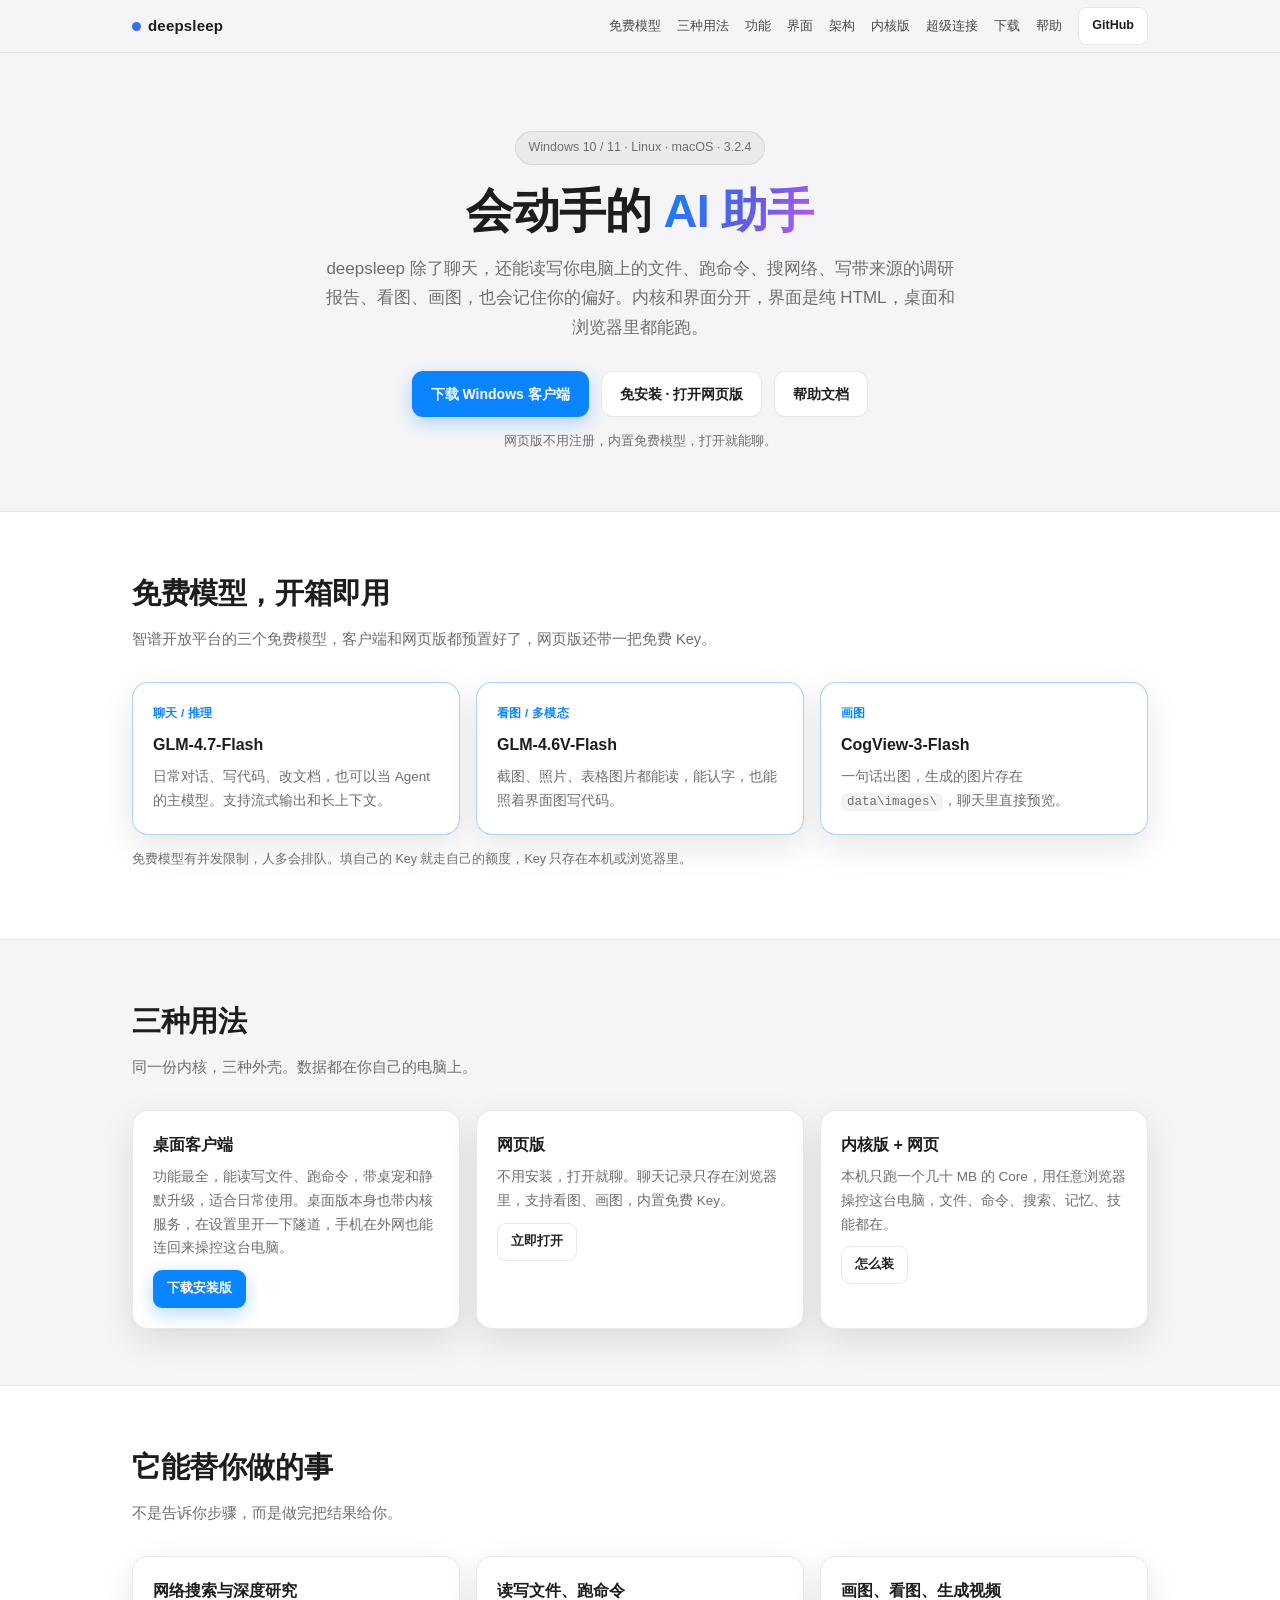
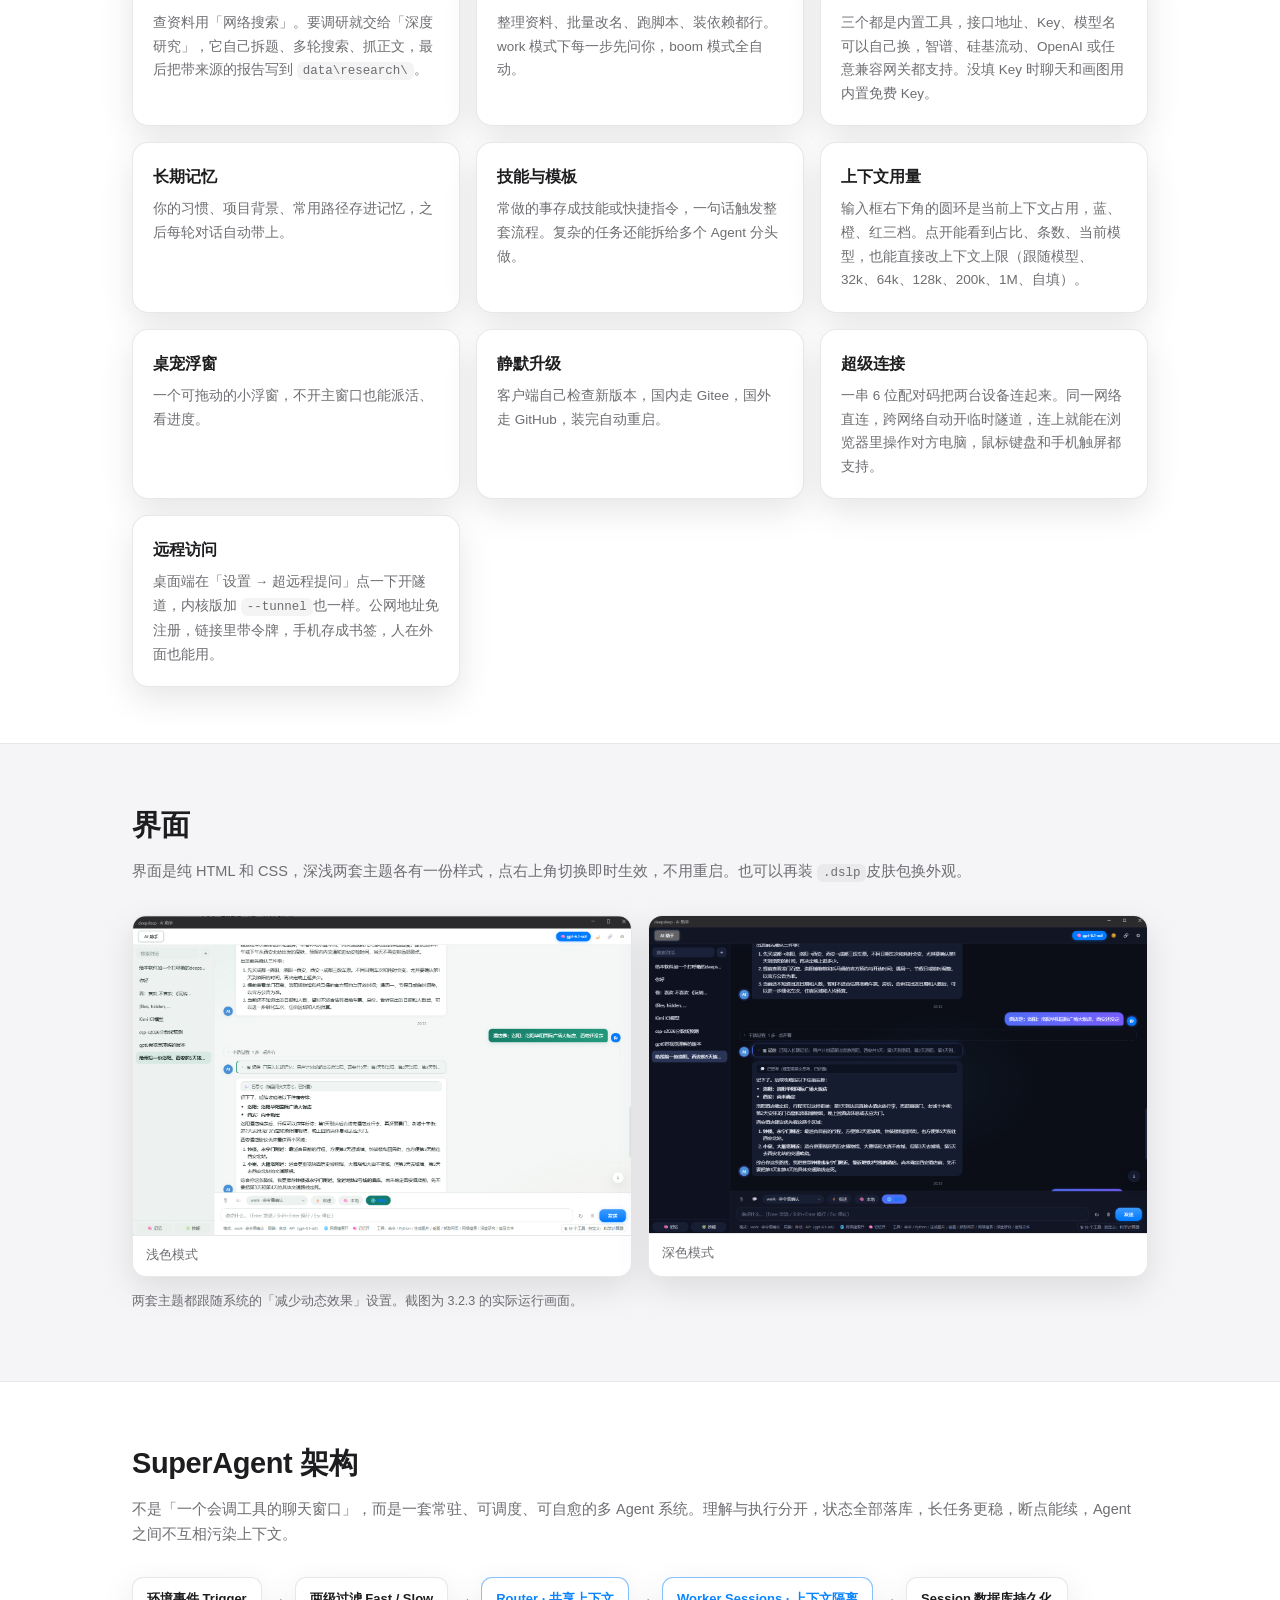
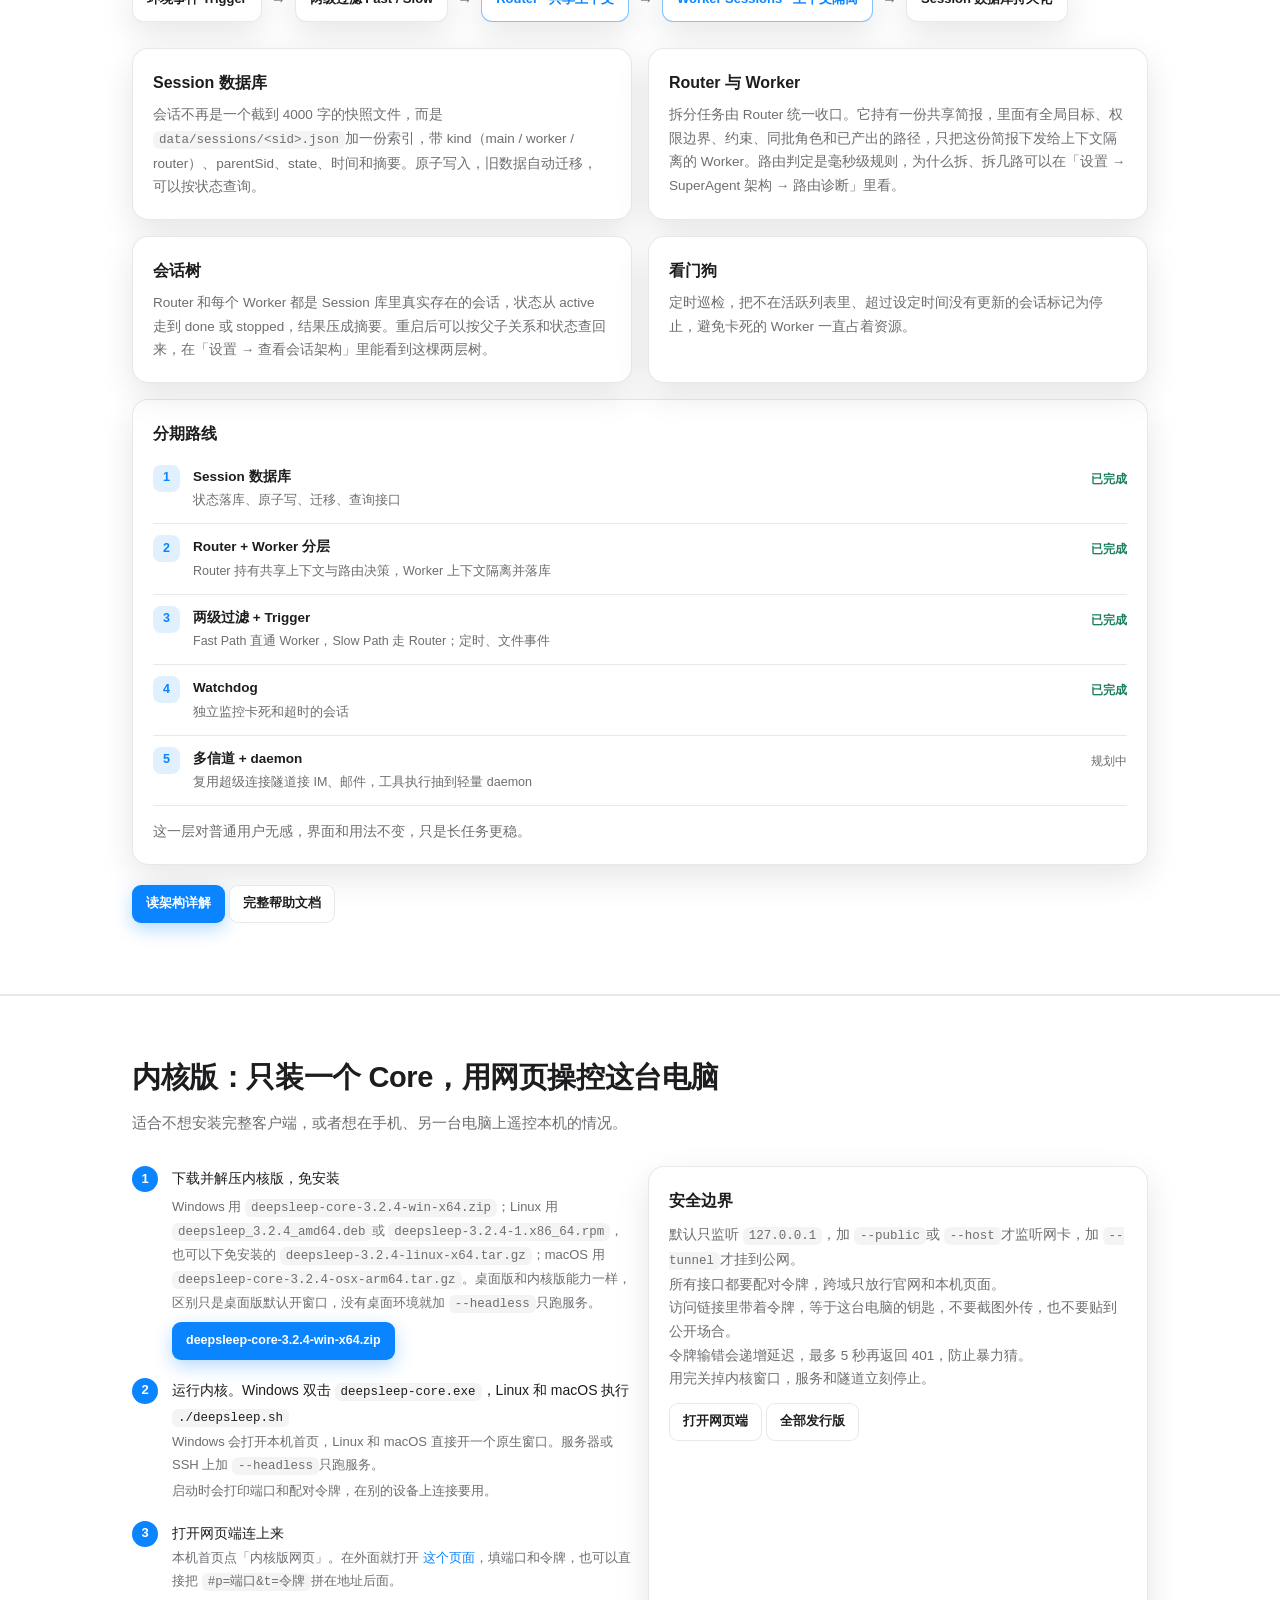
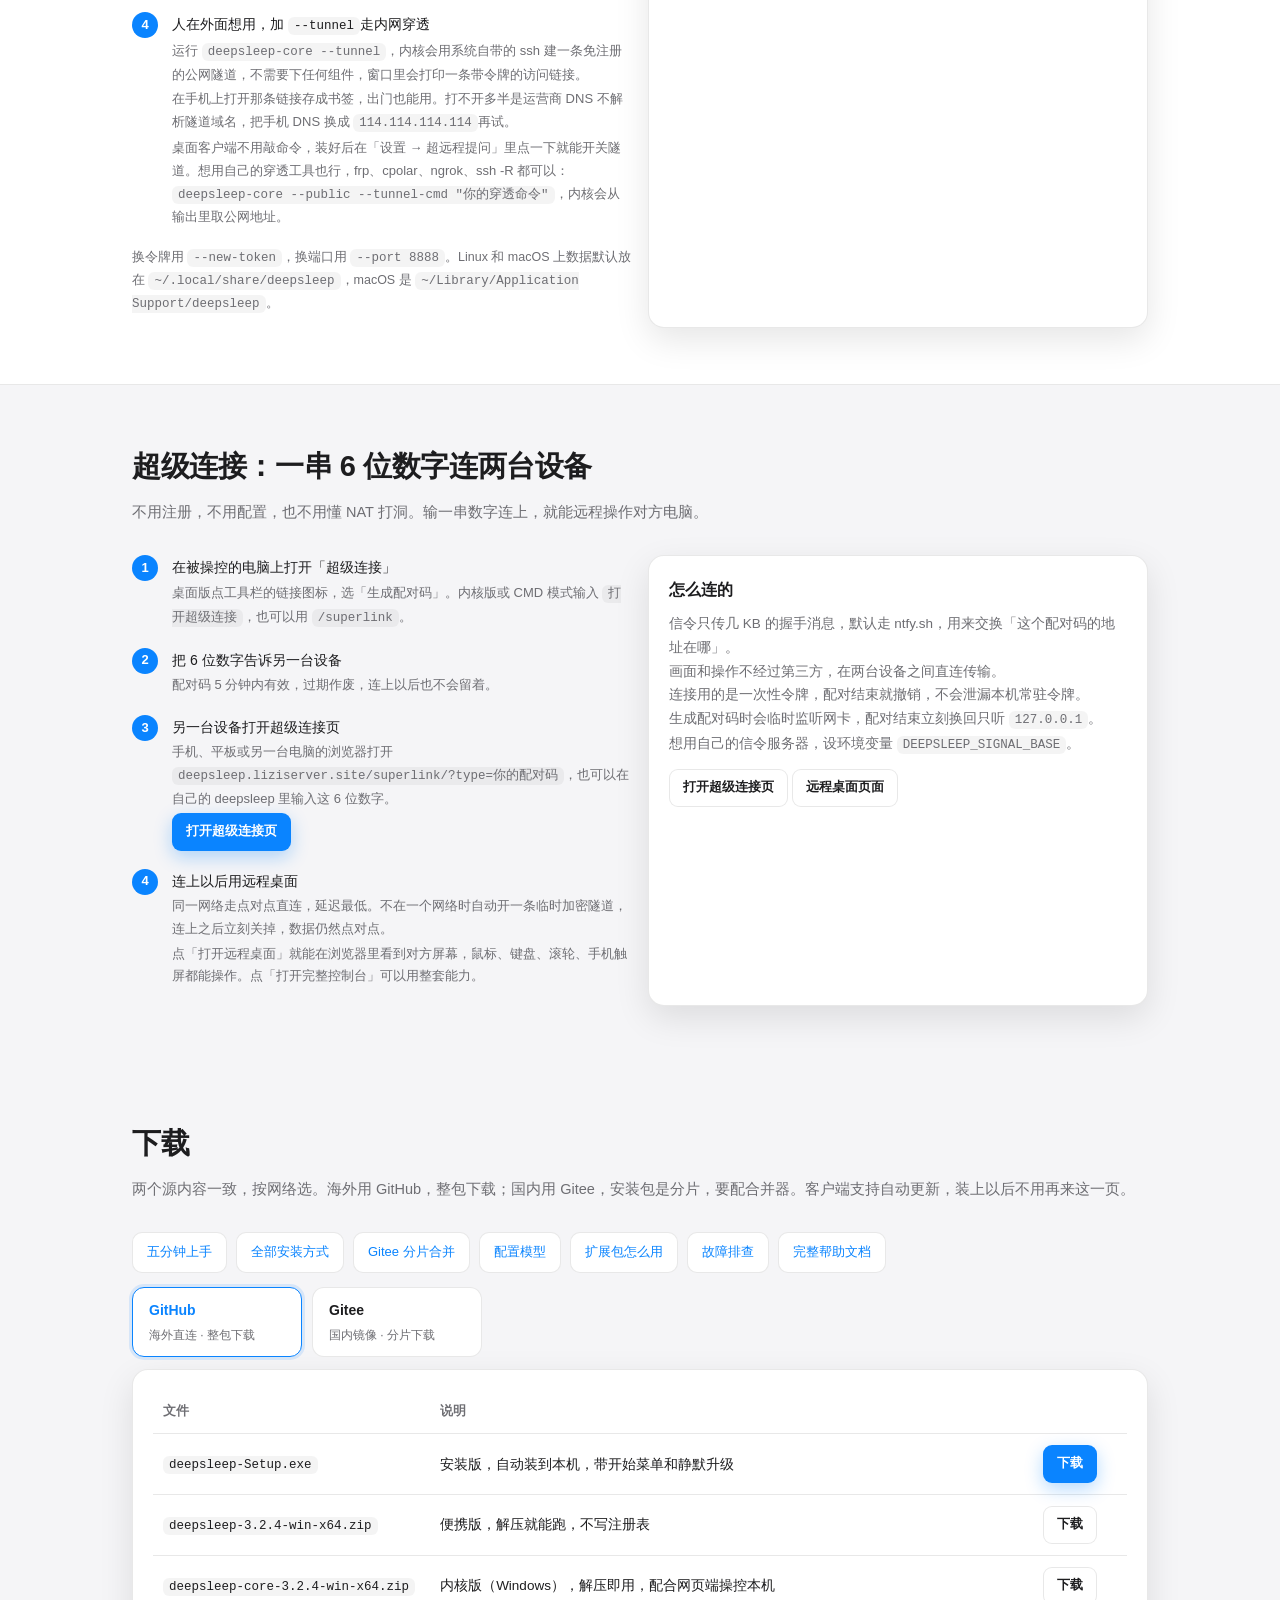
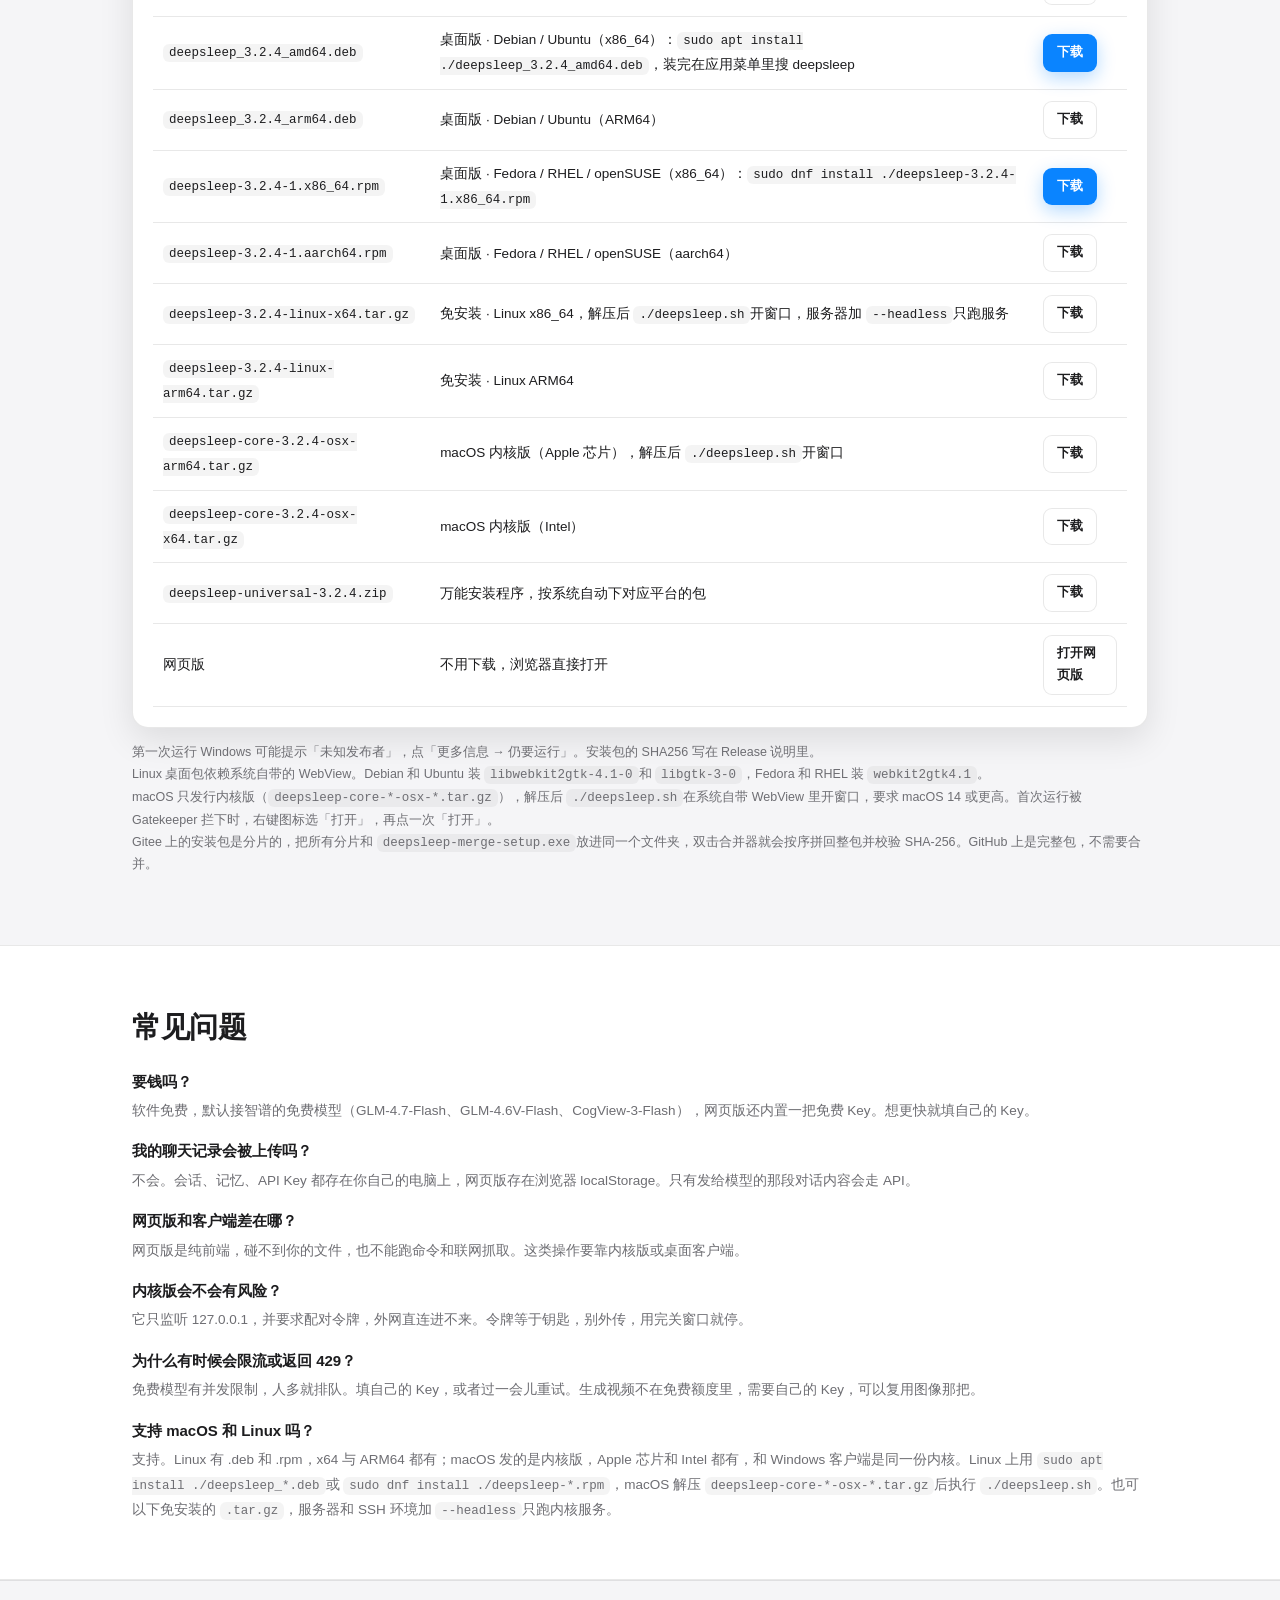
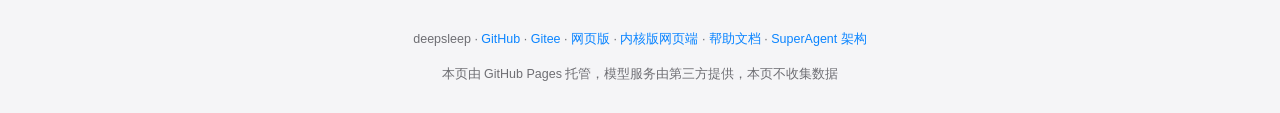
<file: index.html>
<!DOCTYPE html>
<html lang="zh-CN">
<head>
<meta charset="utf-8">
<meta name="viewport" content="width=device-width, initial-scale=1">
<title>deepsleep</title>
<meta http-equiv="refresh" content="0;url=web/">
<script>location.replace('web/' + (location.hash || ''));</script>
</head>
<body style="font:15px -apple-system,'Segoe UI','Microsoft YaHei',sans-serif;padding:40px">
<p>正在进入 <a href="web/">deepsleep 官网</a>…</p>
</body>
</html>
</file>
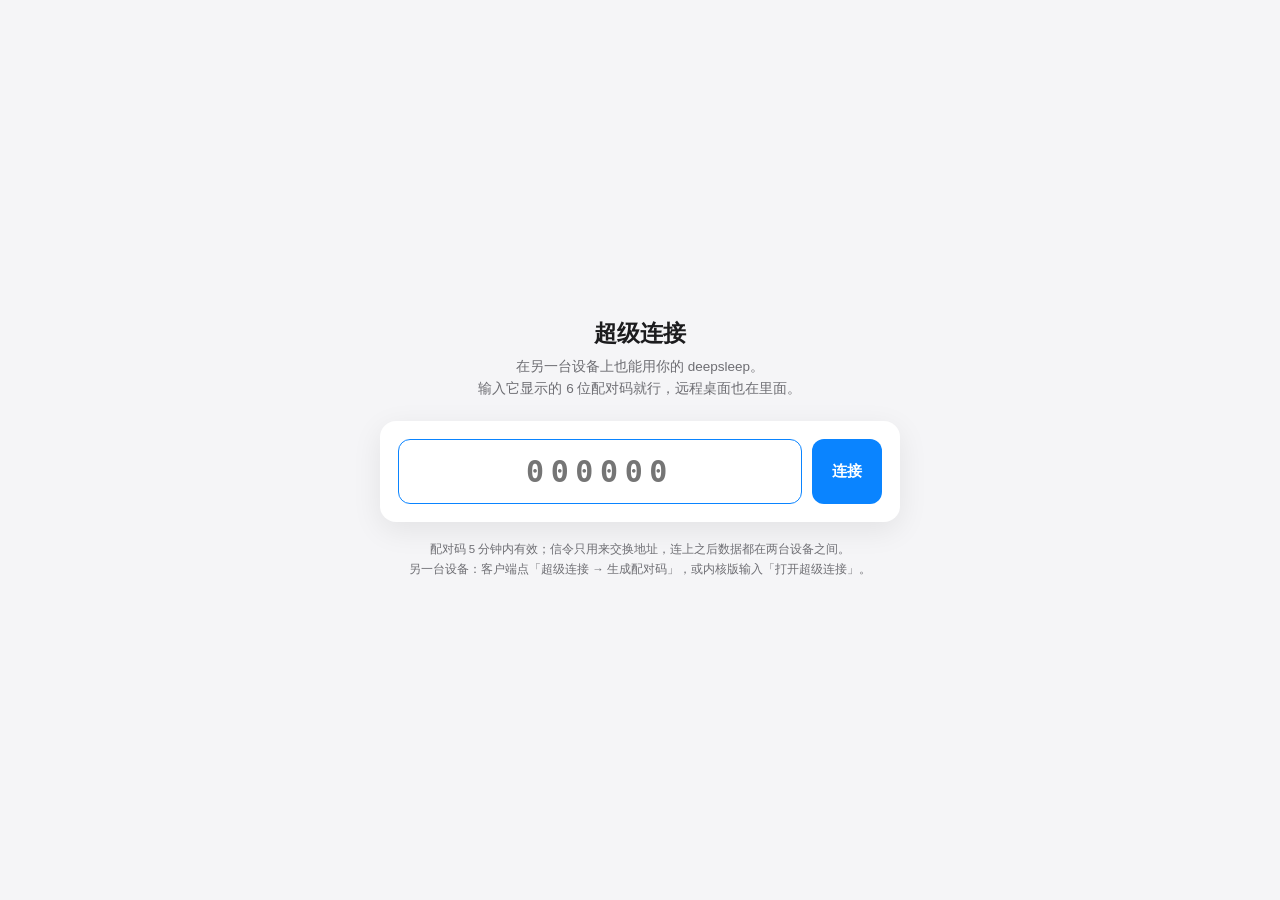
<file: superlink/index.html>
<!DOCTYPE html>
<html lang="zh-CN"><head><meta charset="utf-8">
<title>超级连接 · deepsleep</title>
<meta name="viewport" content="width=device-width, initial-scale=1">
<script>
  // 真正的页面在 web/superlink/，这里把 query 带过去
  location.replace('../web/superlink/' + location.search + location.hash);
</script>
<style>body{margin:0;height:100vh;display:flex;align-items:center;justify-content:center;
  font:14px/1.6 -apple-system,"Segoe UI","Microsoft YaHei",sans-serif;background:#f5f5f7;color:#6e6e73}
  @media (prefers-color-scheme:dark){body{background:#1c1c1e;color:#98989d}}</style>
</head><body>正在打开「超级连接」…</body></html>
</file>
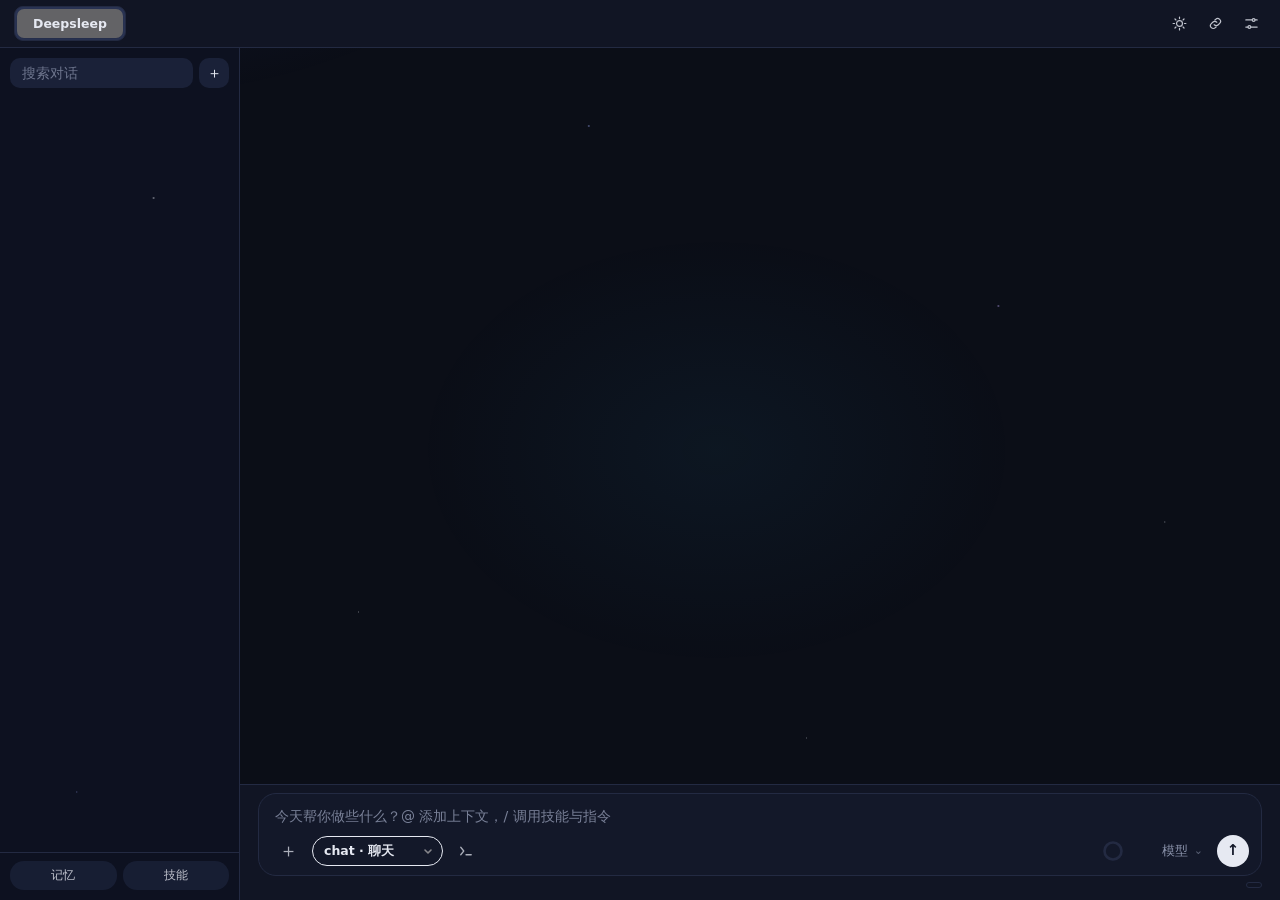
<file: ui/index.html>
﻿<!DOCTYPE html>
<html lang="zh-CN">
<head>
<meta charset="utf-8">
<meta name="viewport" content="width=device-width, initial-scale=1">
<title>deepsleep</title>

</head>
<body class="light">
<div id="app">

  <header id="topbar">
    <div class="seg" id="seg">
      <button data-tab="0" class="on">Deepsleep</button>
    </div>
    <div class="tb-right">
      <button id="btnUpdate" class="pill hidden"><span id="updateText">检查更新</span></button>
      <button id="btnTheme" class="icon" title="切换深浅色">
        <svg class="ico only-dark" viewBox="0 0 24 24" aria-hidden="true"><circle cx="12" cy="12" r="4.2"/><path d="M12 3v2M12 19v2M3 12h2M19 12h2M5.6 5.6l1.4 1.4M17 17l1.4 1.4M18.4 5.6L17 7M7 17l-1.4 1.4"/></svg>
        <svg class="ico only-light" viewBox="0 0 24 24" aria-hidden="true"><path d="M20 14.5A8.5 8.5 0 0 1 9.5 4a8.5 8.5 0 1 0 10.5 10.5z"/></svg>
      </button>
      <button id="btnLink" class="icon" title="超级连接（配对码 / 远程桌面）">
        <svg class="ico" viewBox="0 0 24 24" aria-hidden="true"><path d="M10.2 13.8a4 4 0 0 0 5.7 0l2-2a4 4 0 0 0-5.7-5.7l-1 1"/><path d="M13.8 10.2a4 4 0 0 0-5.7 0l-2 2a4 4 0 0 0 5.7 5.7l1-1"/></svg>
      </button>
      <button id="btnSettings" class="icon" title="设置">
        <svg class="ico" viewBox="0 0 24 24" aria-hidden="true"><path d="M4 7h9M17 7h3M4 17h3M11 17h9"/><circle cx="15" cy="7" r="2"/><circle cx="9" cy="17" r="2"/></svg>
      </button>
    </div>
  </header>

  <div id="main">
    <aside id="sidebar">
      <div class="side-top">
        <input id="convSearch" type="text" placeholder="搜索对话">
        <button id="btnNew" class="round" title="新建对话">＋</button>
      </div>
      <div id="convList" class="scroll"></div>
      <div class="side-bottom">
        <button id="btnMemory" class="chip-btn" title="长期记忆">记忆</button>
        <button id="btnSkills" class="chip-btn" title="技能管理">技能</button>
      </div>
    </aside>

    <main id="chat">
      <div id="agents" class="agents hidden"></div>
      <div id="msgs" class="scroll"></div>
      <button id="btnBottom" class="fab hidden" title="回到底部">↓</button>

      <div id="composer">
        <div class="compose-box">
          <textarea id="input" rows="1" placeholder="今天帮你做些什么？@ 添加上下文，/ 调用技能与指令"></textarea>
          <div class="compose-bar">
            <button id="btnPlus" class="bar-icon plus" title="添加上下文 / 更多">＋</button>
            <div class="mode-pill"><select id="mode" title="工具权限模式">
              <option value="chat">chat · 聊天</option>
              <option value="work">work · 需确认</option>
              <option value="boom">boom · 全自动</option>
            </select></div>
            <button id="btnTpl" class="bar-icon" title="技能与指令（/）">
              <svg class="ico" viewBox="0 0 24 24" aria-hidden="true"><path d="M5 7l4 5-4 5M12 17h7"/></svg>
            </button>
            <span class="grow"></span>
            <button id="ctxRing" class="ctx-ring" title="上下文用量">
              <svg viewBox="0 0 22 22" aria-hidden="true">
                <circle class="track" cx="11" cy="11" r="8.5"></circle>
                <circle class="bar" cx="11" cy="11" r="8.5"></circle>
              </svg>
            </button>
            <button id="btnModel" class="model-pill" title="切换模型">
              <span id="modelLogo" class="brand-slot"></span><span id="modelText">模型</span><span class="caret">⌄</span>
            </button>
            <button id="btnSend" class="send-circle" title="发送（Enter）">↑</button>
          </div>
          <div id="plusMenu" class="plus-menu hidden">
            <button id="btnAttach" class="menu-item"><span>上传文件</span></button>
            <label class="menu-item"><input type="checkbox" id="tgFast"><span>极速模式</span></label>
            <label class="menu-item"><input type="checkbox" id="tgLocal"><span>本地模型</span></label>
            <label class="menu-item"><input type="checkbox" id="tgSearch"><span>联网搜索</span></label>
            <div class="menu-item reason-row">
              <span>思考强度</span>
              <div class="seg-mini" id="reasonSeg">
                <button type="button" data-level="off">关</button>
                <button type="button" data-level="low">低</button>
                <button type="button" data-level="medium">中</button>
                <button type="button" data-level="high">高</button>
              </div>
            </div>
            <div class="menu-sep"></div>
            <button id="btnRegen" class="menu-item"><span>重新生成</span></button>
            <button id="btnClear" class="menu-item"><span>清空当前对话</span></button>
            <button id="btnClusterTpl" class="menu-item hidden"><span>分工模板</span></button>
          </div>
        </div>
        <div id="ctxPanel" class="popover ctx-pop hidden">
          <div class="pop-head"><b>上下文用量</b><button class="pop-x" data-close="ctxPanel" title="关闭">✕</button></div>
          <div class="pop-body" id="ctxBody"></div>
        </div>
        <div id="skillPanel" class="popover skill-pop hidden">
          <div class="pop-head"><b>技能与指令</b><button class="pop-x" data-close="skillPanel" title="关闭">✕</button></div>
          <div class="pop-body" id="skillBody"></div>
        </div>
        <div id="modelPanel" class="popover model-pop hidden">
          <div class="pop-head"><b>切换模型</b><button class="pop-x" data-close="modelPanel" title="关闭">✕</button></div>
          <div class="pop-body">
            <input id="modelSearch" class="pop-search" type="text" placeholder="搜索模型名（flash / qwen / deepseek）">
            <div id="modelHint" class="pop-hint"></div>
            <div id="modelList" class="pop-list"></div>
          </div>
        </div>
        <div class="compose-foot">
          <span id="busy" class="busy"></span>
          <span id="statusLine" class="status"></span>
          <span id="toolBar" class="toolbar" title="可用工具"></span>
        </div>
      </div>
    </main>
  </div>
</div>

<div id="toasts"></div>
<div id="modalRoot"></div>

<div id="rdRoot" class="hidden">
  <div id="rdBar">
    <button id="rdBack" class="rd-btn" title="返回（Esc）">← 返回</button>
    <b id="rdTitle">远程桌面</b>
    <span id="rdInfo"></span>
    <span class="grow"></span>
    <button id="rdOpen" class="rd-btn" title="在系统浏览器里打开">在新窗口打开</button>
    <button id="rdReload" class="rd-btn" title="重新加载">↻</button>
  </div>
  <iframe id="rdFrame" allow="clipboard-read; clipboard-write" referrerpolicy="no-referrer"></iframe>
</div>

<script>
/* 资源带版本号加载，避开 WebView2 对 app.local 的缓存。 */
(function () {
  var m = location.search.match(/[?&]v=([^&]*)/);
  var v = m ? encodeURIComponent(m[1]) : Date.now();
  window.__uiVersion = v;

  function css(file, id) {
    var l = document.createElement('link');
    l.rel = 'stylesheet'; l.id = id;
    l.href = file + '?v=' + v;
    document.head.appendChild(l);
    return l;
  }
  css('style.css', 'baseCss');
  // 两套主题都是全局选择器，只能启用一份。
  var themeLinks = {
    dark: css('theme-dark.css', 'themeDarkCss'),
    light: css('theme-light.css', 'themeLightCss')
  };
  var remembered = 'dark';
  try { remembered = localStorage.getItem('ds-theme') || 'dark'; } catch (e) { }
  window.__setThemeCss = function (t) {
    var dark = t === 'dark';
    themeLinks.dark.media = dark ? 'all' : 'not all';
    themeLinks.light.media = dark ? 'not all' : 'all';
    themeLinks.dark.disabled = !dark;
    themeLinks.light.disabled = dark;
    try { localStorage.setItem('ds-theme', dark ? 'dark' : 'light'); } catch (e) { }
  };
  window.__setThemeCss(remembered);
  document.body.classList.toggle('dark', remembered === 'dark');
  document.body.classList.toggle('light', remembered !== 'dark');

  // 图标表和识别规则要在 app.js 之前就位，首屏画模型药丸时用。
  ['logos.js', 'brands.js', 'app.js'].forEach(function (f) {
    var sc = document.createElement('script');
    sc.src = f + '?v=' + v;
    document.body.appendChild(sc);
  });
})();
</script>
</body>
</html>
</file>
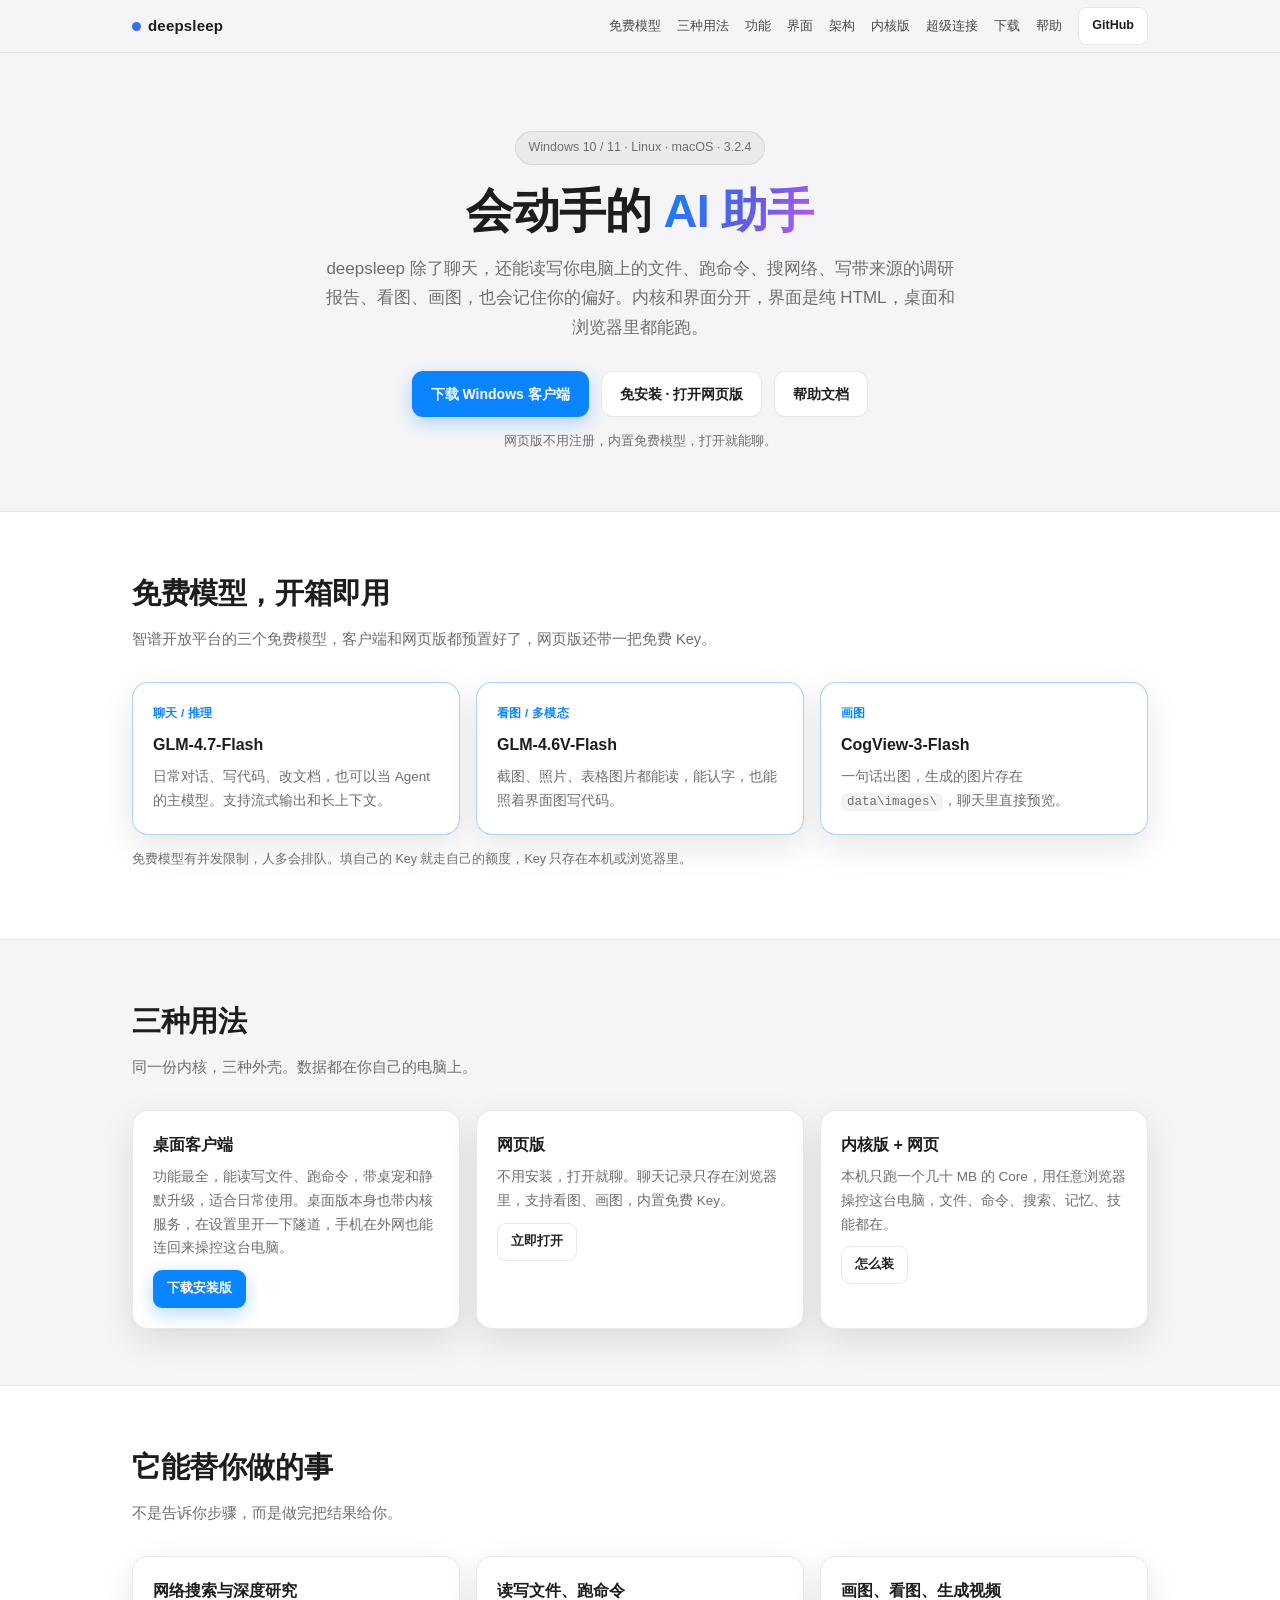
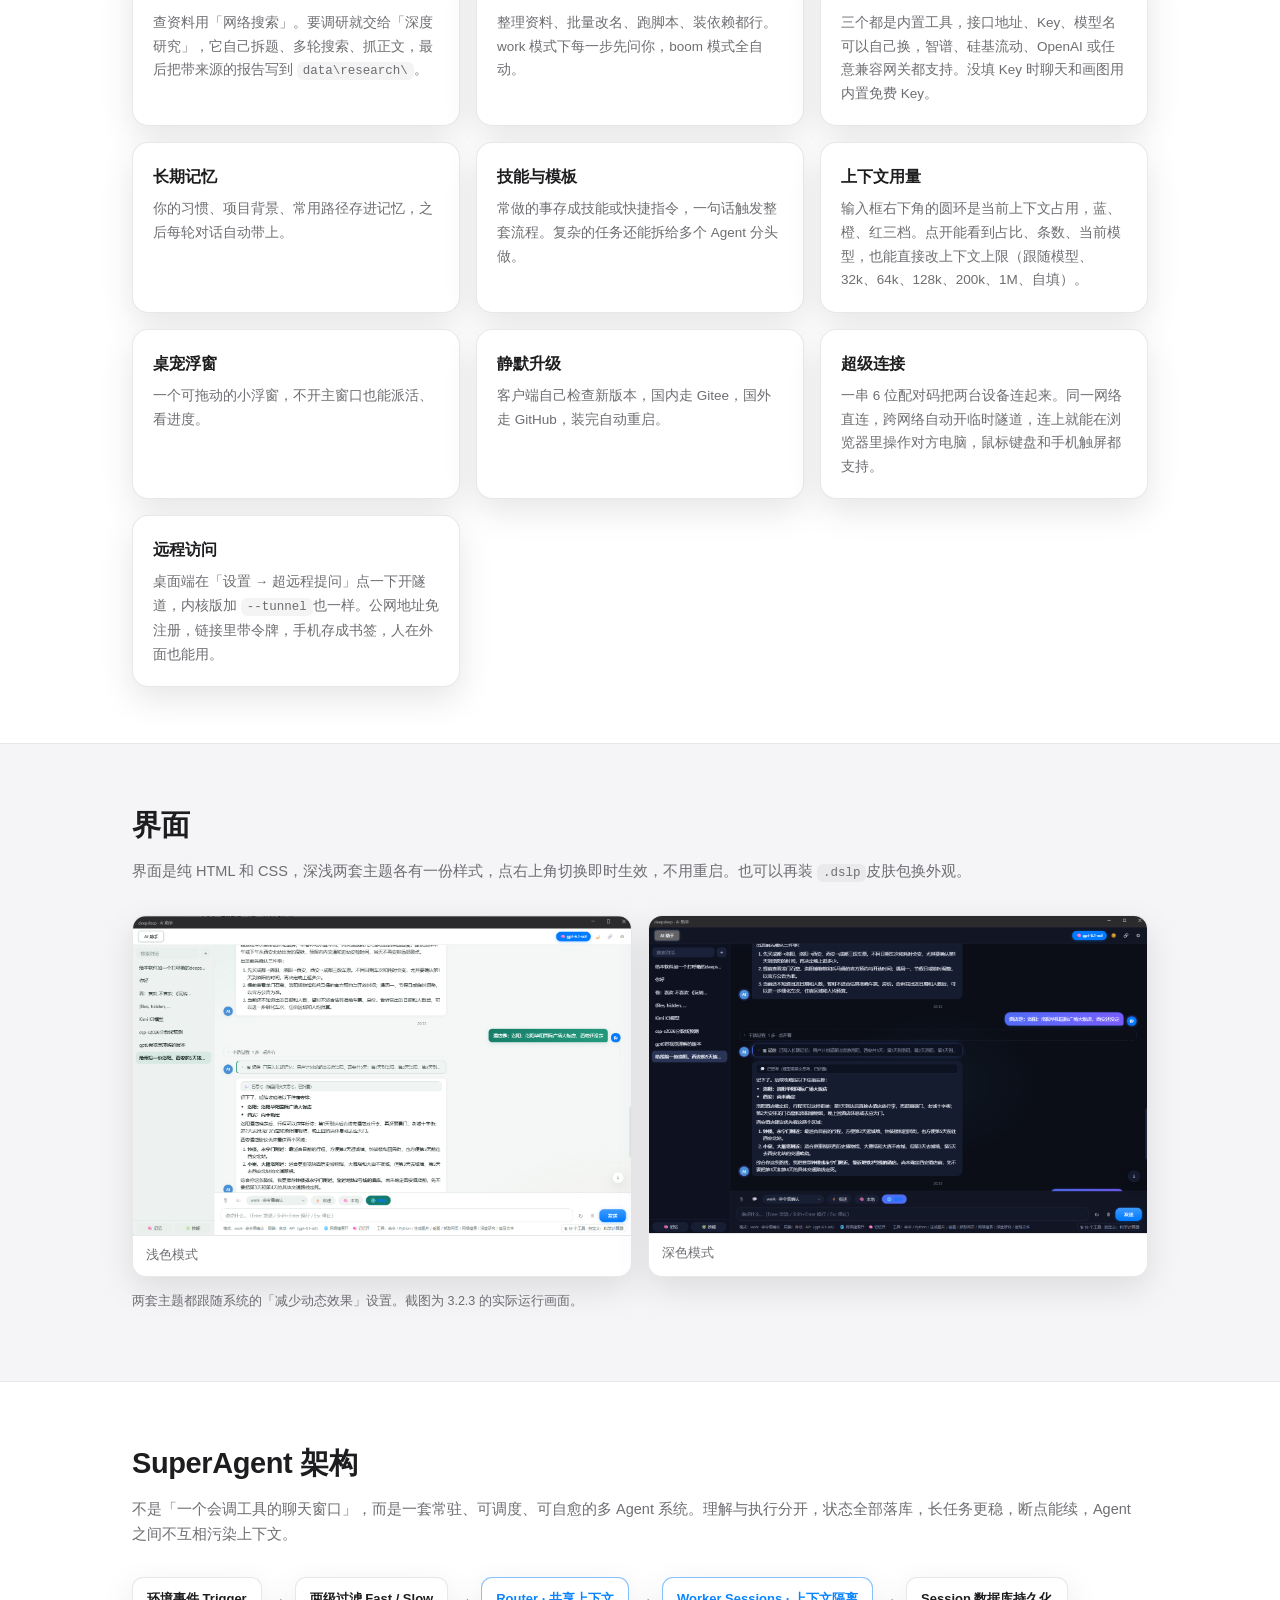
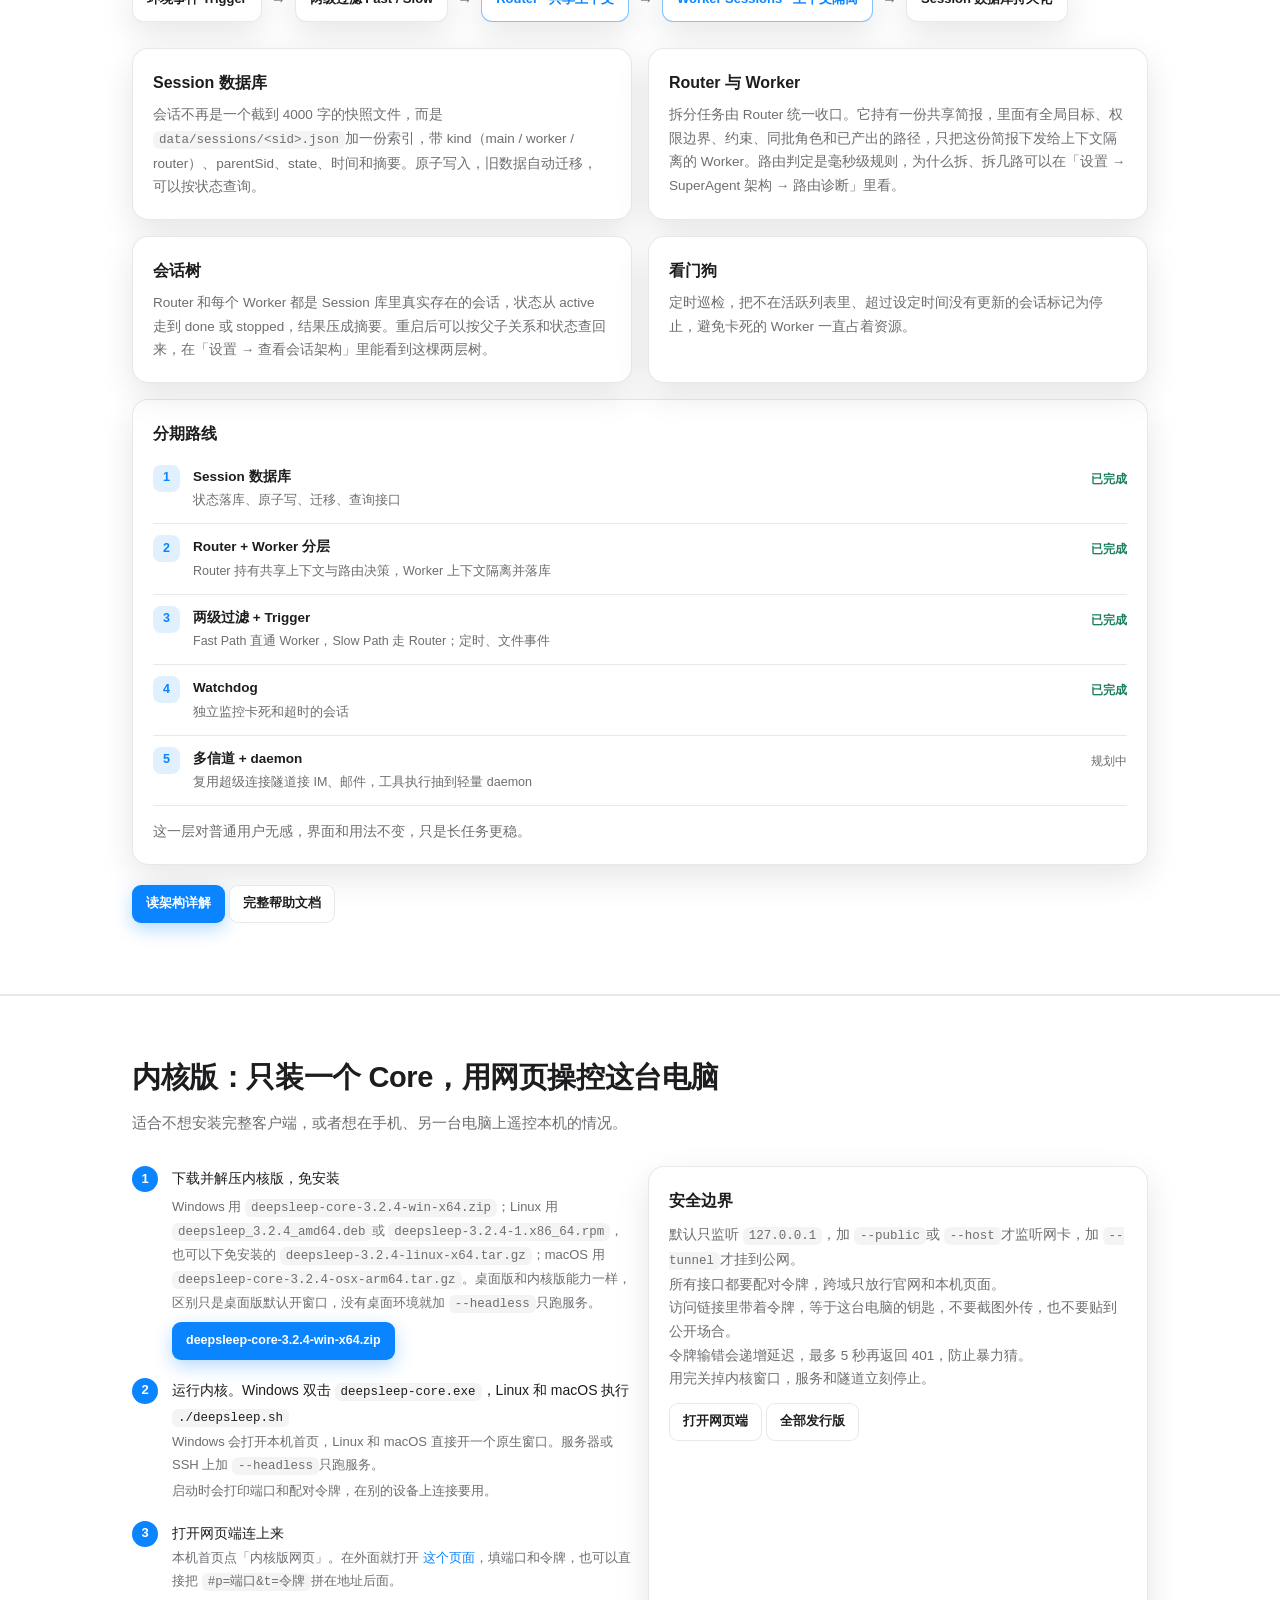
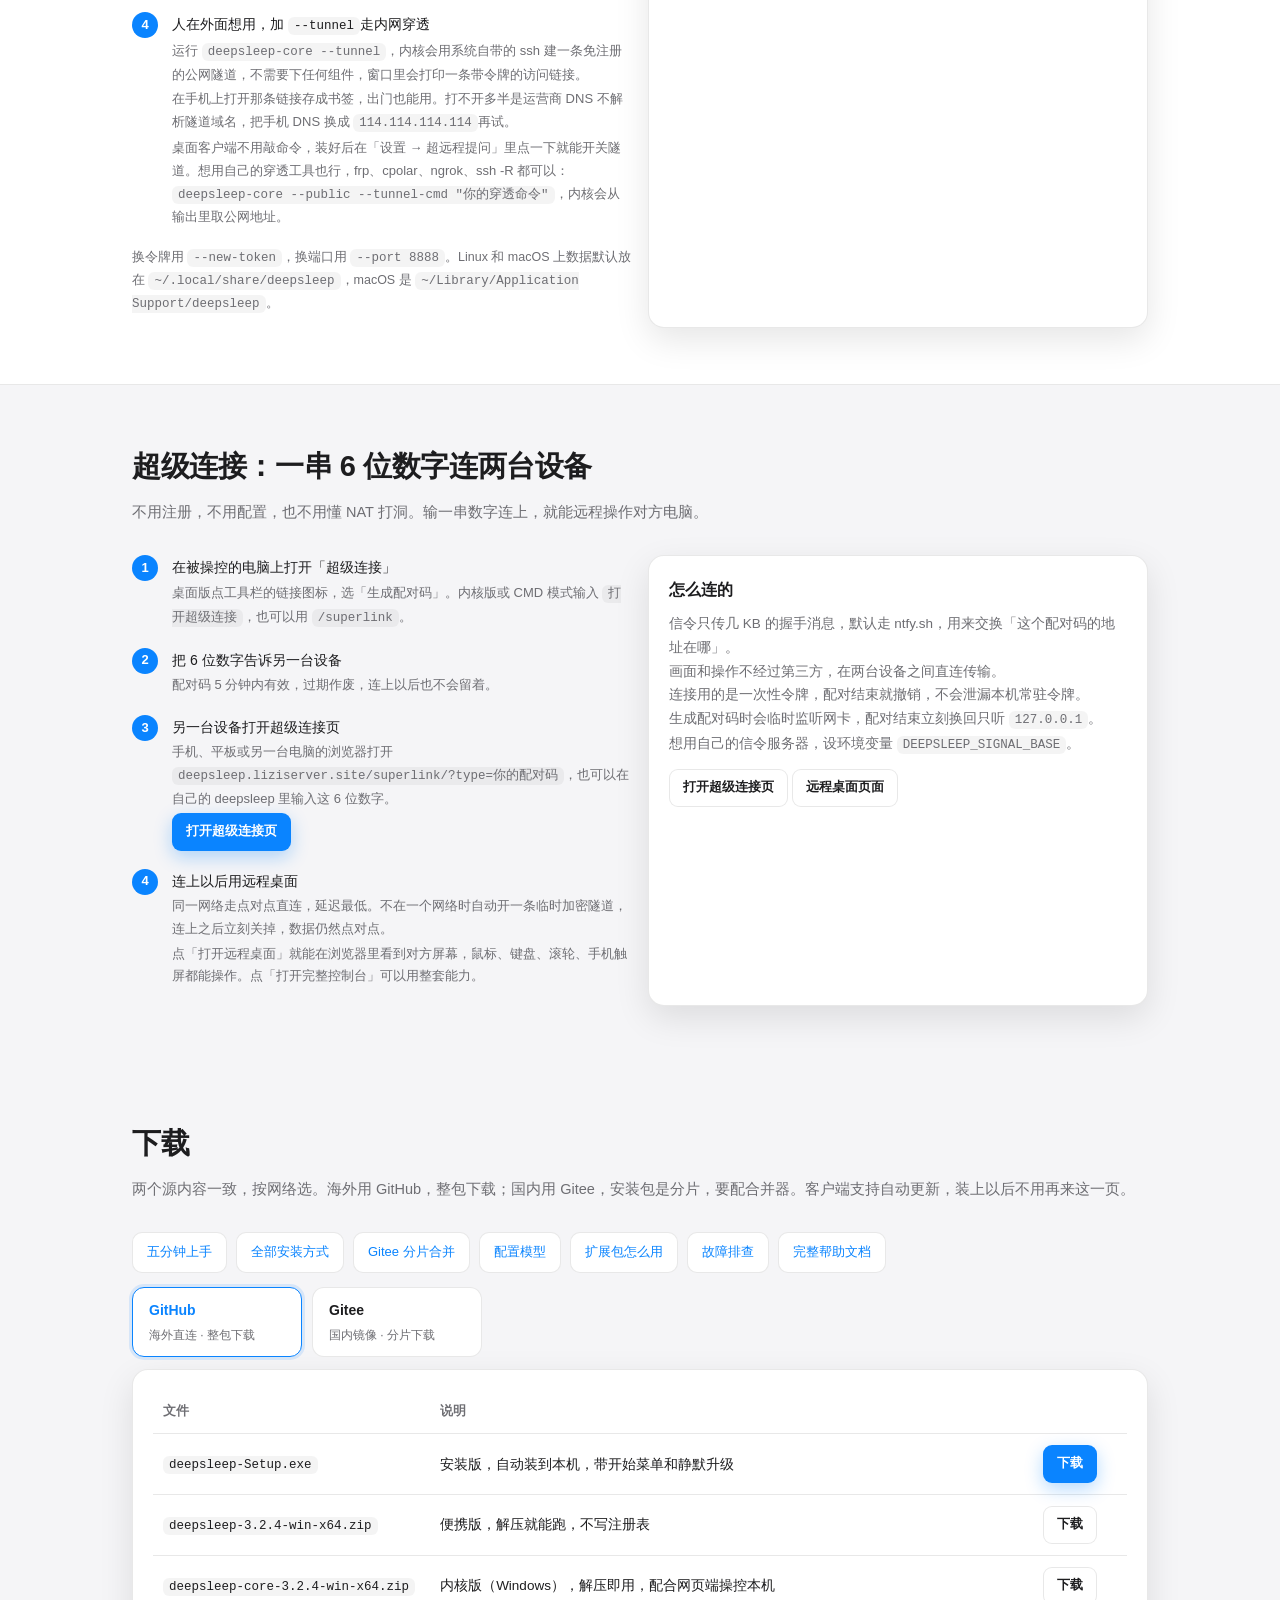
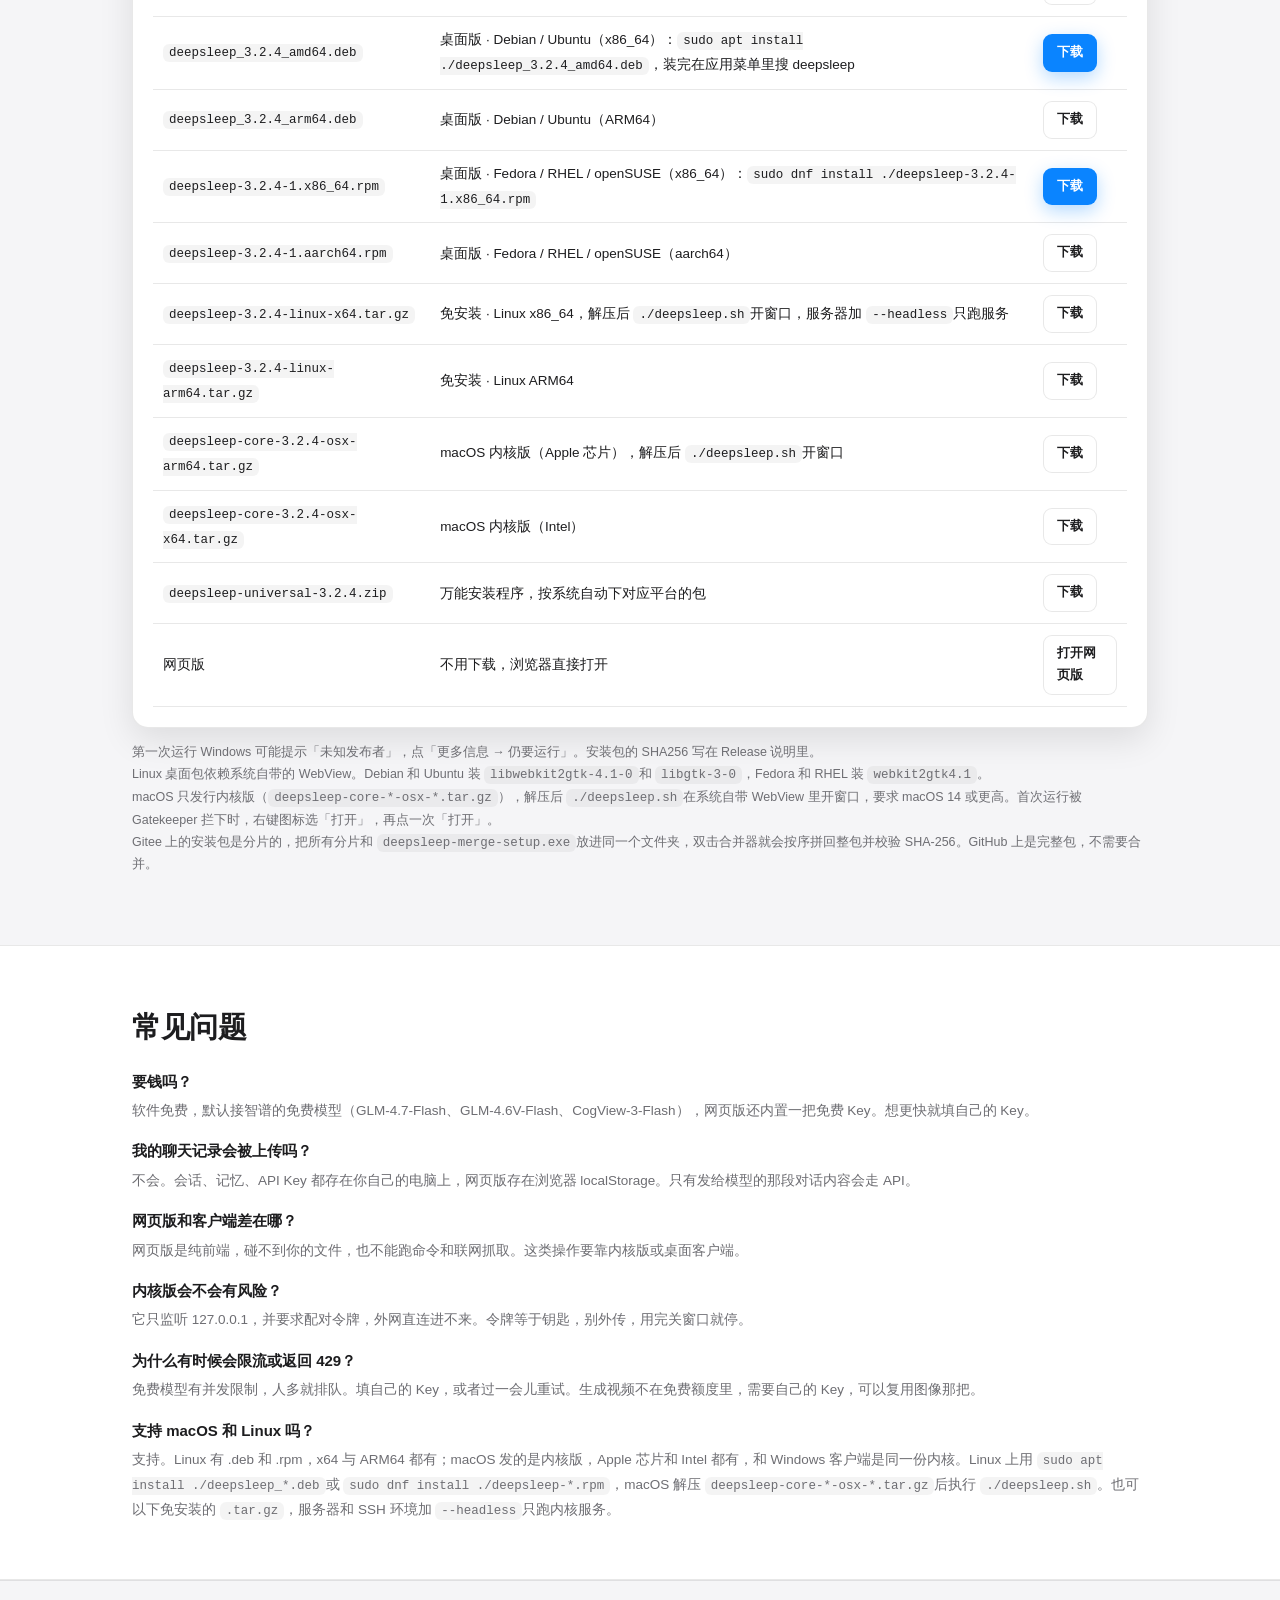
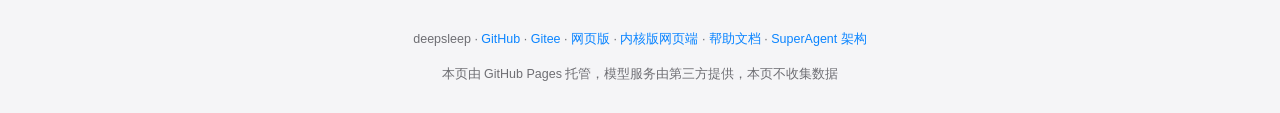
<file: web/index.html>
<!DOCTYPE html>
<html lang="zh-CN">
<head>
<meta charset="utf-8">
<meta name="viewport" content="width=device-width, initial-scale=1">
<title>deepsleep · Windows AI 助手</title>
<meta name="description" content="deepsleep 是一个 Windows 桌面 AI 助手，能读写文件、跑命令、搜网络、做深度研究、看图、画图。桌面客户端、免安装网页版、内核版三种用法。">
<meta name="keywords" content="deepsleep,AI 助手,Agent,GLM-4.7-Flash,GLM-4.6V-Flash,CogView-3-Flash,免费大模型">
<link rel="icon" href="data:image/svg+xml,%3Csvg xmlns='http://www.w3.org/2000/svg' viewBox='0 0 32 32'%3E%3Ccircle cx='16' cy='16' r='13' fill='%230a84ff'/%3E%3C/svg%3E">
<meta property="og:title" content="deepsleep · Windows AI 助手">
<meta property="og:description" content="桌面客户端、免安装网页版、内核版控电脑。内置免费模型矩阵：GLM-4.7-Flash 聊天、GLM-4.6V-Flash 看图、CogView-3-Flash 画图。">
<meta property="og:type" content="website">
</head>
<body>
<style>:root{
  --bg:#f5f5f7; --card:#ffffff; --fg:#1d1d1f; --muted:#6e6e73; --line:rgba(0,0,0,.09);
  --blue:#0a84ff; --blue2:#0071e3; --shadow:0 12px 34px rgba(0,0,0,.10); --hover:rgba(0,0,0,.045);
}
@media (prefers-color-scheme: dark){
  :root{ --bg:#000000; --card:#1c1c1e; --fg:#f5f5f7; --muted:#98989d; --line:rgba(255,255,255,.12);
         --shadow:0 14px 40px rgba(0,0,0,.55); --hover:rgba(255,255,255,.07); }
}
*{box-sizing:border-box}
html{scroll-behavior:smooth}
body{margin:0;background:var(--bg);color:var(--fg);
  font:15px/1.75 -apple-system,BlinkMacSystemFont,"SF Pro SC","PingFang SC","Segoe UI","Microsoft YaHei",sans-serif;
  -webkit-font-smoothing:antialiased}
a{color:var(--blue);text-decoration:none}
a:hover{text-decoration:underline}
.wrap{max-width:1060px;margin:0 auto;padding:0 22px}
nav{position:sticky;top:0;z-index:20;background:rgba(245,245,247,.78);backdrop-filter:saturate(180%) blur(20px);
  border-bottom:1px solid var(--line)}
@media (prefers-color-scheme: dark){nav{background:rgba(0,0,0,.72)}}
nav .wrap{display:flex;align-items:center;gap:16px;height:52px}
.logo{font-weight:700;letter-spacing:.2px;font-size:15px;display:flex;align-items:center;gap:7px}
.logo i{width:9px;height:9px;border-radius:50%;background:linear-gradient(135deg,#0a84ff,#5e5ce6);display:inline-block}
nav .sp{flex:1}
nav a.lnk{color:var(--fg);font-size:13px;opacity:.8}
nav a.lnk:hover{opacity:1;text-decoration:none}
.btn{display:inline-flex;align-items:center;gap:7px;padding:10px 18px;border-radius:11px;font-size:14px;font-weight:600;
  border:1px solid transparent;cursor:pointer;text-decoration:none!important}
.btn.pri{background:var(--blue);color:#fff;box-shadow:0 6px 18px rgba(10,132,255,.30)}
.btn.pri:hover{background:var(--blue2)}
.btn.gho{background:var(--card);color:var(--fg);border-color:var(--line)}
.btn.gho:hover{background:var(--hover)}
.btn.sm{padding:7px 13px;font-size:12.5px;border-radius:9px}
header.hero{padding:78px 0 58px;text-align:center}
.badge{display:inline-block;padding:5px 12px;border-radius:999px;background:var(--hover);color:var(--muted);font-size:12.5px;
  border:1px solid var(--line);margin-bottom:20px}
h1{font-size:47px;line-height:1.12;margin:0 0 16px;letter-spacing:-.8px}
h1 em{font-style:normal;background:linear-gradient(120deg,#0a84ff,#5e5ce6 55%,#bf5af2);-webkit-background-clip:text;
  background-clip:text;color:transparent}
.lead{font-size:17px;color:var(--muted);max-width:640px;margin:0 auto 28px}
.cta{display:flex;gap:12px;justify-content:center;flex-wrap:wrap}
.hint{margin-top:14px;font-size:12.5px;color:var(--muted)}
section{padding:56px 0}
section.alt{background:var(--card);border-top:1px solid var(--line);border-bottom:1px solid var(--line)}
h2{font-size:29px;margin:0 0 8px;letter-spacing:-.4px}
.sub{color:var(--muted);margin:0 0 30px;font-size:14.5px}
.grid{display:grid;gap:16px}
.g3{grid-template-columns:repeat(3,1fr)}
.g2{grid-template-columns:repeat(2,1fr)}
@media (max-width:820px){.g3,.g2{grid-template-columns:1fr}h1{font-size:33px}section{padding:40px 0}}
.card{background:var(--card);border:1px solid var(--line);border-radius:16px;padding:20px;box-shadow:var(--shadow)}
.card h3{margin:0 0 6px;font-size:16px}
.card p{margin:0;color:var(--muted);font-size:13.5px}
.card .tag{font-size:11.5px;color:var(--blue);font-weight:600;letter-spacing:.3px;display:block;margin-bottom:8px}
.free .card{border-color:rgba(10,132,255,.35)}
.step{display:flex;gap:14px;align-items:flex-start;margin-bottom:18px}
.step b.n{flex:0 0 26px;height:26px;border-radius:50%;background:var(--blue);color:#fff;font-size:13px;
  display:flex;align-items:center;justify-content:center}
.step div{font-size:14px}
.step p{margin:2px 0 0;color:var(--muted);font-size:13px}
.shots{display:grid;grid-template-columns:1fr 1fr;gap:16px}
@media (max-width:820px){.shots{grid-template-columns:1fr}}
.shots figure{margin:0;background:var(--card);border:1px solid var(--line);border-radius:14px;overflow:hidden;box-shadow:var(--shadow)}
.shots img{width:100%;display:block}
.shots figcaption{padding:9px 13px;font-size:12.5px;color:var(--muted);border-top:1px solid var(--line)}
dl.faq{margin:0}
dl.faq dt{font-weight:600;margin-top:16px}
dl.faq dd{margin:4px 0 0;color:var(--muted);font-size:13.5px}
footer{padding:36px 0 54px;color:var(--muted);font-size:12.5px;text-align:center;border-top:1px solid var(--line)}
code{font-family:ui-monospace,SFMono-Regular,Consolas,monospace;background:var(--hover);padding:2px 6px;border-radius:6px;font-size:12.5px}
table.dl{width:100%;border-collapse:collapse;font-size:13.5px}
table.dl td,table.dl th{text-align:left;padding:11px 10px;border-bottom:1px solid var(--line);vertical-align:middle}
table.dl th{color:var(--muted);font-weight:600;font-size:12.5px}
/* 下载源切换 */
.srcpick{display:flex;gap:10px;margin:14px 0 12px;flex-wrap:wrap}
.srcpick .src{display:flex;flex-direction:column;gap:2px;padding:10px 16px;border:1px solid var(--line);
  border-radius:12px;cursor:pointer;background:var(--card,transparent);min-width:170px;transition:.15s}
.srcpick .src b{font-size:14px}
.srcpick .src span{font-size:12px;color:var(--muted)}
.srcpick .src.on{border-color:var(--blue,#007AFF);box-shadow:0 0 0 3px rgba(0,122,255,.12)}
.srcpick .src.on b{color:var(--blue,#007AFF)}
/* SuperAgent 架构 */
.archflow{display:flex;flex-wrap:wrap;align-items:center;gap:9px;margin:20px 0 26px}
.archflow .node{background:var(--card);border:1px solid var(--line);border-radius:11px;padding:10px 14px;
  font-size:13px;font-weight:600;box-shadow:var(--shadow)}
.archflow .node.hi{border-color:rgba(10,132,255,.5);color:var(--blue)}
.archflow .arw{color:var(--muted);font-size:15px}
.phase{display:flex;gap:13px;align-items:flex-start;padding:11px 0;border-bottom:1px solid var(--line)}
.phase:last-child{border-bottom:0}
.phase .pn{flex:0 0 27px;height:27px;border-radius:8px;background:rgba(10,132,255,.12);color:var(--blue);
  display:flex;align-items:center;justify-content:center;font-weight:700;font-size:12.5px}
.phase .pt{flex:1;font-size:13.5px}
.phase .pt b{display:block}
.phase .pt span{color:var(--muted);font-size:12.5px}
.phase .ps{font-size:12px;white-space:nowrap;padding-top:4px;color:var(--muted)}
.phase .ps.done{color:#1a7f5a;font-weight:600}
@media (prefers-color-scheme: dark){.phase .ps.done{color:#4ade9f}}
.helpstrip{display:flex;flex-wrap:wrap;gap:9px;margin-top:18px}
.helpstrip a{font-size:13px;padding:8px 14px;border-radius:10px;border:1px solid var(--line);background:var(--card)}
.helpstrip a:hover{text-decoration:none;border-color:var(--blue)}</style>
</head>
<body>

<nav><div class="wrap">
  <span class="logo"><i></i>deepsleep</span>
  <span class="sp"></span>
  <a class="lnk" href="#free">免费模型</a>
  <a class="lnk" href="#ways">三种用法</a>
  <a class="lnk" href="#features">功能</a>
  <a class="lnk" href="#shots">界面</a>
  <a class="lnk" href="#superagent">架构</a>
  <a class="lnk" href="#core">内核版</a>
  <a class="lnk" href="#superlink">超级连接</a>
  <a class="lnk" href="#download">下载</a>
  <a class="lnk" href="help/">帮助</a>
  <a class="btn gho sm" href="https://github.com/zhdezs/deepsleep" target="_blank" rel="noreferrer">GitHub</a>
</div></nav>

<header class="hero"><div class="wrap">
  <div class="badge">Windows 10 / 11 · Linux · macOS · 3.2.4</div>
  <h1>会动手的 <em>AI 助手</em></h1>
  <p class="lead">deepsleep 除了聊天，还能读写你电脑上的文件、跑命令、搜网络、写带来源的调研报告、看图、画图，也会记住你的偏好。内核和界面分开，界面是纯 HTML，桌面和浏览器里都能跑。</p>
  <div class="cta">
    <a class="btn pri" href="#download">下载 Windows 客户端</a>
    <a class="btn gho" href="app/">免安装 · 打开网页版</a>
    <a class="btn gho" href="help/">帮助文档</a>
  </div>
  <div class="hint">网页版不用注册，内置免费模型，打开就能聊。</div>
</div></header>

<section id="free" class="alt"><div class="wrap">
  <h2>免费模型，开箱即用</h2>
  <p class="sub">智谱开放平台的三个免费模型，客户端和网页版都预置好了，网页版还带一把免费 Key。</p>
  <div class="grid g3 free">
    <div class="card"><span class="tag">聊天 / 推理</span>
      <h3>GLM-4.7-Flash</h3>
      <p>日常对话、写代码、改文档，也可以当 Agent 的主模型。支持流式输出和长上下文。</p></div>
    <div class="card"><span class="tag">看图 / 多模态</span>
      <h3>GLM-4.6V-Flash</h3>
      <p>截图、照片、表格图片都能读，能认字，也能照着界面图写代码。</p></div>
    <div class="card"><span class="tag">画图</span>
      <h3>CogView-3-Flash</h3>
      <p>一句话出图，生成的图片存在 <code>data\images\</code>，聊天里直接预览。</p></div>
  </div>
  <p class="hint">免费模型有并发限制，人多会排队。填自己的 Key 就走自己的额度，Key 只存在本机或浏览器里。</p>
</div></section>

<section id="ways"><div class="wrap">
  <h2>三种用法</h2>
  <p class="sub">同一份内核，三种外壳。数据都在你自己的电脑上。</p>
  <div class="grid g3">
    <div class="card"><h3>桌面客户端</h3>
      <p>功能最全，能读写文件、跑命令，带桌宠和静默升级，适合日常使用。桌面版本身也带内核服务，在设置里开一下隧道，手机在外网也能连回来操控这台电脑。</p>
      <p style="margin-top:10px"><a class="btn pri sm" href="#download">下载安装版</a></p></div>
    <div class="card"><h3>网页版</h3>
      <p>不用安装，打开就聊。聊天记录只存在浏览器里，支持看图、画图，内置免费 Key。</p>
      <p style="margin-top:10px"><a class="btn gho sm" href="app/">立即打开</a></p></div>
    <div class="card"><h3>内核版 + 网页</h3>
      <p>本机只跑一个几十 MB 的 Core，用任意浏览器操控这台电脑，文件、命令、搜索、记忆、技能都在。</p>
      <p style="margin-top:10px"><a class="btn gho sm" href="#core">怎么装</a></p></div>
  </div>
</div></section>

<section id="features" class="alt"><div class="wrap">
  <h2>它能替你做的事</h2>
  <p class="sub">不是告诉你步骤，而是做完把结果给你。</p>
  <div class="grid g3">
    <div class="card"><h3>网络搜索与深度研究</h3>
      <p>查资料用「网络搜索」。要调研就交给「深度研究」，它自己拆题、多轮搜索、抓正文，最后把带来源的报告写到 <code>data\research\</code>。</p></div>
    <div class="card"><h3>读写文件、跑命令</h3>
      <p>整理资料、批量改名、跑脚本、装依赖都行。work 模式下每一步先问你，boom 模式全自动。</p></div>
    <div class="card"><h3>画图、看图、生成视频</h3>
      <p>三个都是内置工具，接口地址、Key、模型名可以自己换，智谱、硅基流动、OpenAI 或任意兼容网关都支持。没填 Key 时聊天和画图用内置免费 Key。</p></div>
    <div class="card"><h3>长期记忆</h3>
      <p>你的习惯、项目背景、常用路径存进记忆，之后每轮对话自动带上。</p></div>
    <div class="card"><h3>技能与模板</h3>
      <p>常做的事存成技能或快捷指令，一句话触发整套流程。复杂的任务还能拆给多个 Agent 分头做。</p></div>
    <div class="card"><h3>上下文用量</h3>
      <p>输入框右下角的圆环是当前上下文占用，蓝、橙、红三档。点开能看到占比、条数、当前模型，也能直接改上下文上限（跟随模型、32k、64k、128k、200k、1M、自填）。</p></div>
    <div class="card"><h3>桌宠浮窗</h3>
      <p>一个可拖动的小浮窗，不开主窗口也能派活、看进度。</p></div>
    <div class="card"><h3>静默升级</h3>
      <p>客户端自己检查新版本，国内走 Gitee，国外走 GitHub，装完自动重启。</p></div>
    <div class="card"><h3>超级连接</h3>
      <p>一串 6 位配对码把两台设备连起来。同一网络直连，跨网络自动开临时隧道，连上就能在浏览器里操作对方电脑，鼠标键盘和手机触屏都支持。</p></div>
    <div class="card"><h3>远程访问</h3>
      <p>桌面端在「设置 → 超远程提问」点一下开隧道，内核版加 <code>--tunnel</code>也一样。公网地址免注册，链接里带令牌，手机存成书签，人在外面也能用。</p></div>
  </div>
</div></section>

<section id="shots"><div class="wrap">
  <h2>界面</h2>
  <p class="sub">界面是纯 HTML 和 CSS，深浅两套主题各有一份样式，点右上角切换即时生效，不用重启。也可以再装 <code>.dslp</code>皮肤包换外观。</p>
  <div class="shots">
    <figure><img src="assets/site-light.png" alt="deepsleep 浅色模式界面" loading="lazy"><figcaption>浅色模式</figcaption></figure>
    <figure><img src="assets/site-dark.png" alt="deepsleep 深色模式界面" loading="lazy"><figcaption>深色模式</figcaption></figure>
  </div>
  <p class="hint">两套主题都跟随系统的「减少动态效果」设置。截图为 3.2.3 的实际运行画面。</p>
</div></section>

<section id="superagent" class="alt"><div class="wrap">
  <h2>SuperAgent 架构</h2>
  <p class="sub">不是「一个会调工具的聊天窗口」，而是一套常驻、可调度、可自愈的多 Agent 系统。理解与执行分开，状态全部落库，长任务更稳，断点能续，Agent 之间不互相污染上下文。</p>

  <div class="archflow">
    <span class="node">环境事件 Trigger</span><span class="arw">→</span>
    <span class="node">两级过滤 Fast / Slow</span><span class="arw">→</span>
    <span class="node hi">Router · 共享上下文</span><span class="arw">→</span>
    <span class="node hi">Worker Sessions · 上下文隔离</span><span class="arw">→</span>
    <span class="node">Session 数据库持久化</span>
  </div>

  <div class="grid g2">
    <div class="card"><h3>Session 数据库</h3>
      <p>会话不再是一个截到 4000 字的快照文件，而是 <code>data/sessions/&lt;sid&gt;.json</code>加一份索引，带 kind（main / worker / router）、parentSid、state、时间和摘要。原子写入，旧数据自动迁移，可以按状态查询。</p></div>
    <div class="card"><h3>Router 与 Worker</h3>
      <p>拆分任务由 Router 统一收口。它持有一份共享简报，里面有全局目标、权限边界、约束、同批角色和已产出的路径，只把这份简报下发给上下文隔离的 Worker。路由判定是毫秒级规则，为什么拆、拆几路可以在「设置 → SuperAgent 架构 → 路由诊断」里看。</p></div>
    <div class="card"><h3>会话树</h3>
      <p>Router 和每个 Worker 都是 Session 库里真实存在的会话，状态从 active 走到 done 或 stopped，结果压成摘要。重启后可以按父子关系和状态查回来，在「设置 → 查看会话架构」里能看到这棵两层树。</p></div>
    <div class="card"><h3>看门狗</h3>
      <p>定时巡检，把不在活跃列表里、超过设定时间没有更新的会话标记为停止，避免卡死的 Worker 一直占着资源。</p></div>
  </div>

  <div class="card" style="margin-top:16px">
    <h3 style="margin-bottom:6px">分期路线</h3>
    <div class="phase"><span class="pn">1</span><span class="pt"><b>Session 数据库</b><span>状态落库、原子写、迁移、查询接口</span></span><span class="ps done">已完成</span></div>
    <div class="phase"><span class="pn">2</span><span class="pt"><b>Router + Worker 分层</b><span>Router 持有共享上下文与路由决策，Worker 上下文隔离并落库</span></span><span class="ps done">已完成</span></div>
    <div class="phase"><span class="pn">3</span><span class="pt"><b>两级过滤 + Trigger</b><span>Fast Path 直通 Worker，Slow Path 走 Router；定时、文件事件</span></span><span class="ps done">已完成</span></div>
    <div class="phase"><span class="pn">4</span><span class="pt"><b>Watchdog</b><span>独立监控卡死和超时的会话</span></span><span class="ps done">已完成</span></div>
    <div class="phase"><span class="pn">5</span><span class="pt"><b>多信道 + daemon</b><span>复用超级连接隧道接 IM、邮件，工具执行抽到轻量 daemon</span></span><span class="ps">规划中</span></div>
    <p class="hint" style="margin-top:14px">这一层对普通用户无感，界面和用法不变，只是长任务更稳。</p>
  </div>

  <p style="margin-top:20px"><a class="btn pri sm" href="help/#arch">读架构详解</a>
     <a class="btn gho sm" href="help/">完整帮助文档</a></p>
</div></section>

<section id="core" class="alt"><div class="wrap">
  <h2>内核版：只装一个 Core，用网页操控这台电脑</h2>
  <p class="sub">适合不想安装完整客户端，或者想在手机、另一台电脑上遥控本机的情况。</p>
  <div class="grid g2">
    <div>
      <div class="step"><b class="n">1</b><div>下载并解压内核版，免安装
        <p class="hint" style="margin:6px 0">Windows 用 <code>deepsleep-core-3.2.4-win-x64.zip</code>；Linux 用 <code>deepsleep_3.2.4_amd64.deb</code>或 <code>deepsleep-3.2.4-1.x86_64.rpm</code>，也可以下免安装的 <code>deepsleep-3.2.4-linux-x64.tar.gz</code>；macOS 用 <code>deepsleep-core-3.2.4-osx-arm64.tar.gz</code>。桌面版和内核版能力一样，区别只是桌面版默认开窗口，没有桌面环境就加 <code>--headless</code>只跑服务。</p>
        <p><a class="btn pri sm" href="https://github.com/zhdezs/deepsleep/releases/latest/download/deepsleep-core-3.2.4-win-x64.zip" target="_blank" rel="noreferrer">deepsleep-core-3.2.4-win-x64.zip</a></p></div></div>
      <div class="step"><b class="n">2</b><div>运行内核。Windows 双击 <code>deepsleep-core.exe</code>，Linux 和 macOS 执行 <code>./deepsleep.sh</code>
        <p>Windows 会打开本机首页，Linux 和 macOS 直接开一个原生窗口。服务器或 SSH 上加 <code>--headless</code>只跑服务。</p>
        <p>启动时会打印端口和配对令牌，在别的设备上连接要用。</p></div></div>
      <div class="step"><b class="n">3</b><div>打开网页端连上来
        <p>本机首页点「内核版网页」。在外面就打开 <a href="core/">这个页面</a>，填端口和令牌，也可以直接把 <code>#p=端口&amp;t=令牌</code>拼在地址后面。</p></div></div>
      <div class="step"><b class="n">4</b><div>人在外面想用，加 <code>--tunnel</code>走内网穿透
        <p>运行 <code>deepsleep-core --tunnel</code>，内核会用系统自带的 ssh 建一条免注册的公网隧道，不需要下任何组件，窗口里会打印一条带令牌的访问链接。</p>
        <p>在手机上打开那条链接存成书签，出门也能用。打不开多半是运营商 DNS 不解析隧道域名，把手机 DNS 换成 <code>114.114.114.114</code>再试。</p>
        <p class="hint">桌面客户端不用敲命令，装好后在「设置 → 超远程提问」里点一下就能开关隧道。想用自己的穿透工具也行，frp、cpolar、ngrok、ssh -R 都可以：<code>deepsleep-core --public --tunnel-cmd "你的穿透命令"</code>，内核会从输出里取公网地址。</p></div></div>
      <p class="hint">换令牌用 <code>--new-token</code>，换端口用 <code>--port 8888</code>。Linux 和 macOS 上数据默认放在 <code>~/.local/share/deepsleep</code>，macOS 是 <code>~/Library/Application Support/deepsleep</code>。</p>
    </div>
    <div class="card">
      <h3>安全边界</h3>
      <p style="margin-top:8px">默认只监听 <code>127.0.0.1</code>，加 <code>--public</code>或 <code>--host</code>才监听网卡，加 <code>--tunnel</code>才挂到公网。<br>
         所有接口都要配对令牌，跨域只放行官网和本机页面。<br>
         访问链接里带着令牌，等于这台电脑的钥匙，不要截图外传，也不要贴到公开场合。<br>
         令牌输错会递增延迟，最多 5 秒再返回 401，防止暴力猜。<br>
         用完关掉内核窗口，服务和隧道立刻停止。</p>
      <p style="margin-top:12px"><a class="btn gho sm" href="core/">打开网页端</a>
         <a class="btn gho sm" href="https://github.com/zhdezs/deepsleep/releases" target="_blank" rel="noreferrer">全部发行版</a></p>
    </div>
  </div>
</div></section>

<section id="superlink"><div class="wrap">
  <h2>超级连接：一串 6 位数字连两台设备</h2>
  <p class="sub">不用注册，不用配置，也不用懂 NAT 打洞。输一串数字连上，就能远程操作对方电脑。</p>
  <div class="grid g2">
    <div>
      <div class="step"><b class="n">1</b><div>在被操控的电脑上打开「超级连接」
        <p>桌面版点工具栏的链接图标，选「生成配对码」。内核版或 CMD 模式输入 <code>打开超级连接</code>，也可以用 <code>/superlink</code>。</p></div></div>
      <div class="step"><b class="n">2</b><div>把 6 位数字告诉另一台设备
        <p>配对码 5 分钟内有效，过期作废，连上以后也不会留着。</p></div></div>
      <div class="step"><b class="n">3</b><div>另一台设备打开超级连接页
        <p>手机、平板或另一台电脑的浏览器打开 <code>deepsleep.liziserver.site/superlink/?type=你的配对码</code>，也可以在自己的 deepsleep 里输入这 6 位数字。</p>
        <p><a class="btn pri sm" href="superlink/">打开超级连接页</a></p></div></div>
      <div class="step"><b class="n">4</b><div>连上以后用远程桌面
        <p>同一网络走点对点直连，延迟最低。不在一个网络时自动开一条临时加密隧道，连上之后立刻关掉，数据仍然点对点。</p>
        <p>点「打开远程桌面」就能在浏览器里看到对方屏幕，鼠标、键盘、滚轮、手机触屏都能操作。点「打开完整控制台」可以用整套能力。</p></div></div>
    </div>
    <div class="card">
      <h3>怎么连的</h3>
      <p style="margin-top:8px">信令只传几 KB 的握手消息，默认走 ntfy.sh，用来交换「这个配对码的地址在哪」。<br>
         画面和操作不经过第三方，在两台设备之间直连传输。<br>
         连接用的是一次性令牌，配对结束就撤销，不会泄漏本机常驻令牌。<br>
         生成配对码时会临时监听网卡，配对结束立刻换回只听 <code>127.0.0.1</code>。<br>
         想用自己的信令服务器，设环境变量 <code>DEEPSLEEP_SIGNAL_BASE</code>。</p>
      <p style="margin-top:12px"><a class="btn gho sm" href="superlink/">打开超级连接页</a>
         <a class="btn gho sm" href="core/rd.html">远程桌面页面</a></p>
    </div>
  </div>
</div></section>

<section id="download"><div class="wrap">
  <h2>下载</h2>
  <p class="sub">两个源内容一致，按网络选。海外用 GitHub，整包下载；国内用 Gitee，安装包是分片，要配合并器。客户端支持自动更新，装上以后不用再来这一页。</p>
  <div class="helpstrip">
    <a href="help/#start">五分钟上手</a>
    <a href="help/#install-win">全部安装方式</a>
    <a href="help/#install-gitee">Gitee 分片合并</a>
    <a href="help/#model">配置模型</a>
    <a href="help/#ext">扩展包怎么用</a>
    <a href="help/#faq">故障排查</a>
    <a href="help/">完整帮助文档</a>
  </div>

  <div class="srcpick">
    <label class="src on" data-src="gh"><b>GitHub</b><span>海外直连 · 整包下载</span></label>
    <label class="src" data-src="gitee"><b>Gitee</b><span>国内镜像 · 分片下载</span></label>
  </div>

  <div class="card" id="dlGh">
  <table class="dl">
    <tr><th>文件</th><th>说明</th><th></th></tr>
    <tr><td><code>deepsleep-Setup.exe</code></td><td>安装版，自动装到本机，带开始菜单和静默升级</td>
        <td><a class="btn pri sm" href="https://github.com/zhdezs/deepsleep/releases/latest/download/deepsleep-Setup.exe">下载</a></td></tr>
    <tr><td><code>deepsleep-3.2.4-win-x64.zip</code></td><td>便携版，解压就能跑，不写注册表</td>
        <td><a class="btn gho sm" href="https://github.com/zhdezs/deepsleep/releases/latest/download/deepsleep-3.2.4-win-x64.zip">下载</a></td></tr>
    <tr><td><code>deepsleep-core-3.2.4-win-x64.zip</code></td><td>内核版（Windows），解压即用，配合网页端操控本机</td>
        <td><a class="btn gho sm" href="https://github.com/zhdezs/deepsleep/releases/latest/download/deepsleep-core-3.2.4-win-x64.zip">下载</a></td></tr>
    <tr><td><code>deepsleep_3.2.4_amd64.deb</code></td><td>桌面版 · Debian / Ubuntu（x86_64）：<code>sudo apt install ./deepsleep_3.2.4_amd64.deb</code>，装完在应用菜单里搜 deepsleep</td>
        <td><a class="btn pri sm" href="https://github.com/zhdezs/deepsleep/releases/latest/download/deepsleep_3.2.4_amd64.deb">下载</a></td></tr>
    <tr><td><code>deepsleep_3.2.4_arm64.deb</code></td><td>桌面版 · Debian / Ubuntu（ARM64）</td>
        <td><a class="btn gho sm" href="https://github.com/zhdezs/deepsleep/releases/latest/download/deepsleep_3.2.4_arm64.deb">下载</a></td></tr>
    <tr><td><code>deepsleep-3.2.4-1.x86_64.rpm</code></td><td>桌面版 · Fedora / RHEL / openSUSE（x86_64）：<code>sudo dnf install ./deepsleep-3.2.4-1.x86_64.rpm</code></td>
        <td><a class="btn pri sm" href="https://github.com/zhdezs/deepsleep/releases/latest/download/deepsleep-3.2.4-1.x86_64.rpm">下载</a></td></tr>
    <tr><td><code>deepsleep-3.2.4-1.aarch64.rpm</code></td><td>桌面版 · Fedora / RHEL / openSUSE（aarch64）</td>
        <td><a class="btn gho sm" href="https://github.com/zhdezs/deepsleep/releases/latest/download/deepsleep-3.2.4-1.aarch64.rpm">下载</a></td></tr>
    <tr><td><code>deepsleep-3.2.4-linux-x64.tar.gz</code></td><td>免安装 · Linux x86_64，解压后 <code>./deepsleep.sh</code>开窗口，服务器加 <code>--headless</code>只跑服务</td>
        <td><a class="btn gho sm" href="https://github.com/zhdezs/deepsleep/releases/latest/download/deepsleep-3.2.4-linux-x64.tar.gz">下载</a></td></tr>
    <tr><td><code>deepsleep-3.2.4-linux-arm64.tar.gz</code></td><td>免安装 · Linux ARM64</td>
        <td><a class="btn gho sm" href="https://github.com/zhdezs/deepsleep/releases/latest/download/deepsleep-3.2.4-linux-arm64.tar.gz">下载</a></td></tr>
    <tr><td><code>deepsleep-core-3.2.4-osx-arm64.tar.gz</code></td><td>macOS 内核版（Apple 芯片），解压后 <code>./deepsleep.sh</code>开窗口</td>
        <td><a class="btn gho sm" href="https://github.com/zhdezs/deepsleep/releases/latest/download/deepsleep-core-3.2.4-osx-arm64.tar.gz">下载</a></td></tr>
    <tr><td><code>deepsleep-core-3.2.4-osx-x64.tar.gz</code></td><td>macOS 内核版（Intel）</td>
        <td><a class="btn gho sm" href="https://github.com/zhdezs/deepsleep/releases/latest/download/deepsleep-core-3.2.4-osx-x64.tar.gz">下载</a></td></tr>
    <tr><td><code>deepsleep-universal-3.2.4.zip</code></td><td>万能安装程序，按系统自动下对应平台的包</td>
        <td><a class="btn gho sm" href="https://github.com/zhdezs/deepsleep/releases/latest/download/deepsleep-universal-3.2.4.zip">下载</a></td></tr>
    <tr><td>网页版</td><td>不用下载，浏览器直接打开</td>
        <td><a class="btn gho sm" href="app/">打开网页版</a></td></tr>
  </table>
  </div>

  <div class="card" id="dlGitee" hidden>
  <table class="dl">
    <tr><th>文件</th><th>说明</th><th></th></tr>
    <tr><td><code>deepsleep-Setup.exe.part1</code><br><code>deepsleep-Setup.exe.part2</code></td><td>安装版。Gitee 单附件上限 100 MB，安装包切成 2 片，两片都要下，和合并器放在同一个文件夹，双击合并器就会拼回整包并自动安装</td>
        <td><a class="btn pri sm" href="https://gitee.com/zhdezs/deepsleep/releases/download/v3.2.4/deepsleep-Setup.exe.part1">下载 part1</a><br><a class="btn pri sm" style="margin-top:6px" href="https://gitee.com/zhdezs/deepsleep/releases/download/v3.2.4/deepsleep-Setup.exe.part2">下载 part2</a></td></tr>
    <tr><td><code>deepsleep-merge-setup.exe</code></td><td>分片合并器，必须下。校验 SHA-256，拼回 <code>deepsleep-Setup.exe</code>后自动启动安装</td>
        <td><a class="btn pri sm" href="https://gitee.com/zhdezs/deepsleep/releases/download/v3.2.4/deepsleep-merge-setup.exe">下载</a></td></tr>
    <tr><td><code>deepsleep-3.2.4-win-x64.zip</code></td><td>便携版，解压就能跑，不写注册表</td>
        <td><a class="btn gho sm" href="https://gitee.com/zhdezs/deepsleep/releases/download/v3.2.4/deepsleep-3.2.4-win-x64.zip">下载</a></td></tr>
    <tr><td><code>deepsleep-core-3.2.4-win-x64.zip</code></td><td>内核版（Windows），解压即用，配合网页端操控本机</td>
        <td><a class="btn gho sm" href="https://gitee.com/zhdezs/deepsleep/releases/download/v3.2.4/deepsleep-core-3.2.4-win-x64.zip">下载</a></td></tr>
    <tr><td><code>deepsleep_3.2.4_amd64.deb</code></td><td>桌面版 · Debian / Ubuntu（x86_64）：<code>sudo apt install ./deepsleep_3.2.4_amd64.deb</code></td>
        <td><a class="btn pri sm" href="https://gitee.com/zhdezs/deepsleep/releases/download/v3.2.4/deepsleep_3.2.4_amd64.deb">下载</a></td></tr>
    <tr><td><code>deepsleep_3.2.4_arm64.deb</code></td><td>桌面版 · Debian / Ubuntu（ARM64）</td>
        <td><a class="btn gho sm" href="https://gitee.com/zhdezs/deepsleep/releases/download/v3.2.4/deepsleep_3.2.4_arm64.deb">下载</a></td></tr>
    <tr><td><code>deepsleep-3.2.4-1.x86_64.rpm</code></td><td>桌面版 · Fedora / RHEL / openSUSE（x86_64）：<code>sudo dnf install ./deepsleep-3.2.4-1.x86_64.rpm</code></td>
        <td><a class="btn pri sm" href="https://gitee.com/zhdezs/deepsleep/releases/download/v3.2.4/deepsleep-3.2.4-1.x86_64.rpm">下载</a></td></tr>
    <tr><td><code>deepsleep-3.2.4-1.aarch64.rpm</code></td><td>桌面版 · Fedora / RHEL / openSUSE（aarch64）</td>
        <td><a class="btn gho sm" href="https://gitee.com/zhdezs/deepsleep/releases/download/v3.2.4/deepsleep-3.2.4-1.aarch64.rpm">下载</a></td></tr>
    <tr><td><code>deepsleep-3.2.4-linux-x64.tar.gz</code></td><td>免安装 · Linux x86_64，解压后 <code>./deepsleep.sh</code>开窗口</td>
        <td><a class="btn gho sm" href="https://gitee.com/zhdezs/deepsleep/releases/download/v3.2.4/deepsleep-3.2.4-linux-x64.tar.gz">下载</a></td></tr>
    <tr><td><code>deepsleep-3.2.4-linux-arm64.tar.gz</code></td><td>免安装 · Linux ARM64</td>
        <td><a class="btn gho sm" href="https://gitee.com/zhdezs/deepsleep/releases/download/v3.2.4/deepsleep-3.2.4-linux-arm64.tar.gz">下载</a></td></tr>
    <tr><td><code>deepsleep-core-3.2.4-osx-arm64.tar.gz</code></td><td>macOS 内核版（Apple 芯片），解压后 <code>./deepsleep.sh</code>开窗口</td>
        <td><a class="btn gho sm" href="https://gitee.com/zhdezs/deepsleep/releases/download/v3.2.4/deepsleep-core-3.2.4-osx-arm64.tar.gz">下载</a></td></tr>
    <tr><td><code>deepsleep-core-3.2.4-osx-x64.tar.gz</code></td><td>macOS 内核版（Intel）</td>
        <td><a class="btn gho sm" href="https://gitee.com/zhdezs/deepsleep/releases/download/v3.2.4/deepsleep-core-3.2.4-osx-x64.tar.gz">下载</a></td></tr>
    <tr><td>网页版</td><td>不用下载，浏览器直接打开</td>
        <td><a class="btn gho sm" href="app/">打开网页版</a></td></tr>
  </table>
  </div>
  <p class="hint">第一次运行 Windows 可能提示「未知发布者」，点「更多信息 → 仍要运行」。安装包的 SHA256 写在 Release 说明里。<br>
      Linux 桌面包依赖系统自带的 WebView。Debian 和 Ubuntu 装 <code>libwebkit2gtk-4.1-0</code>和 <code>libgtk-3-0</code>，Fedora 和 RHEL 装 <code>webkit2gtk4.1</code>。<br>
      macOS 只发行内核版（<code>deepsleep-core-*-osx-*.tar.gz</code>），解压后 <code>./deepsleep.sh</code>在系统自带 WebView 里开窗口，要求 macOS 14 或更高。首次运行被 Gatekeeper 拦下时，右键图标选「打开」，再点一次「打开」。<br>
      Gitee 上的安装包是分片的，把所有分片和 <code>deepsleep-merge-setup.exe</code>放进同一个文件夹，双击合并器就会按序拼回整包并校验 SHA-256。GitHub 上是完整包，不需要合并。</p>
</div></section>

<section id="faq" class="alt"><div class="wrap">
  <h2>常见问题</h2>
  <dl class="faq">
    <dt>要钱吗？</dt>
    <dd>软件免费，默认接智谱的免费模型（GLM-4.7-Flash、GLM-4.6V-Flash、CogView-3-Flash），网页版还内置一把免费 Key。想更快就填自己的 Key。</dd>
    <dt>我的聊天记录会被上传吗？</dt>
    <dd>不会。会话、记忆、API Key 都存在你自己的电脑上，网页版存在浏览器 localStorage。只有发给模型的那段对话内容会走 API。</dd>
    <dt>网页版和客户端差在哪？</dt>
    <dd>网页版是纯前端，碰不到你的文件，也不能跑命令和联网抓取。这类操作要靠内核版或桌面客户端。</dd>
    <dt>内核版会不会有风险？</dt>
    <dd>它只监听 127.0.0.1，并要求配对令牌，外网直连进不来。令牌等于钥匙，别外传，用完关窗口就停。</dd>
    <dt>为什么有时候会限流或返回 429？</dt>
    <dd>免费模型有并发限制，人多就排队。填自己的 Key，或者过一会儿重试。生成视频不在免费额度里，需要自己的 Key，可以复用图像那把。</dd>
    <dt>支持 macOS 和 Linux 吗？</dt>
    <dd>支持。Linux 有 .deb 和 .rpm，x64 与 ARM64 都有；macOS 发的是内核版，Apple 芯片和 Intel 都有，和 Windows 客户端是同一份内核。Linux 上用 <code>sudo apt install ./deepsleep_*.deb</code>或 <code>sudo dnf install ./deepsleep-*.rpm</code>，macOS 解压 <code>deepsleep-core-*-osx-*.tar.gz</code>后执行 <code>./deepsleep.sh</code>。也可以下免安装的 <code>.tar.gz</code>，服务器和 SSH 环境加 <code>--headless</code>只跑内核服务。</dd>
  </dl>
</div></section>

<footer>
  <p>deepsleep ·
     <a href="https://github.com/zhdezs/deepsleep" target="_blank" rel="noreferrer">GitHub</a> ·
     <a href="https://gitee.com/zhdezs/deepsleep" target="_blank" rel="noreferrer">Gitee</a> ·
     <a href="app/">网页版</a> · <a href="core/">内核版网页端</a> ·
     <a href="help/">帮助文档</a> · <a href="#superagent">SuperAgent 架构</a></p>
  <p>本页由 GitHub Pages 托管，模型服务由第三方提供，本页不收集数据</p>
</footer>
<script>
(function(){
  var picks = document.querySelectorAll('.srcpick .src');
  var gh = document.getElementById('dlGh'), gt = document.getElementById('dlGitee');
  if (!picks.length || !gh || !gt) return;
  function pick(src){
    for (var i=0;i<picks.length;i++) picks[i].classList.toggle('on', picks[i].dataset.src === src);
    gh.hidden = src !== 'gh';
    gt.hidden = src !== 'gitee';
    try { localStorage.setItem('ds.dlsrc', src); } catch(e){}
  }
  for (var i=0;i<picks.length;i++) picks[i].addEventListener('click', function(){ pick(this.dataset.src); });
  var saved = 'gh';
  try { saved = localStorage.getItem('ds.dlsrc') || 'gh'; } catch(e){}
  pick(saved === 'gitee' ? 'gitee' : 'gh');
})();
</script>
</body>
</html>
</file>
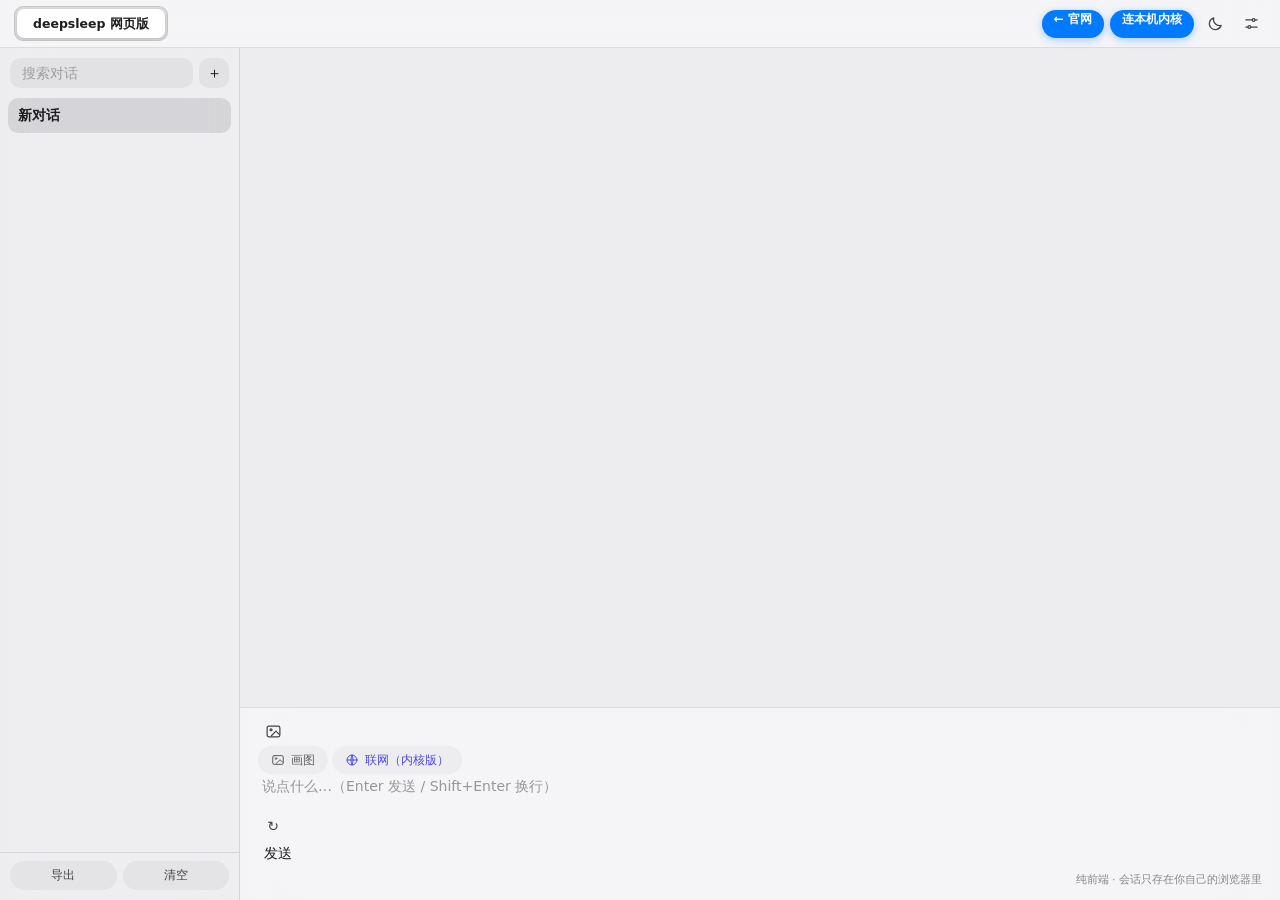
<file: web/app/index.html>
<!DOCTYPE html>
<html lang="zh-CN">
<head>
<meta charset="utf-8">
<meta name="viewport" content="width=device-width, initial-scale=1">
<title>deepsleep 网页版</title>
<link rel="stylesheet" href="../../ui/style.css">
<style>
  /* 网页版专属的一点小样式 */
  #imgs { display: flex; gap: 8px; flex-wrap: wrap; padding: 0 24px 6px; }
  #imgs.hidden { display: none; }
  .imgchip { position: relative; display: flex; align-items: center; gap: 6px; background: var(--hover); border: 1px solid var(--border);
             border-radius: 10px; padding: 4px 8px 4px 4px; font-size: 11.5px; }
  .imgchip img { width: 34px; height: 34px; object-fit: cover; border-radius: 7px; }
  .imgchip b { cursor: pointer; opacity: .55; font-weight: 400; }
  .imgchip b:hover { opacity: 1; color: #FF453A; }
  .chip.on { background: var(--chipon, rgba(10,132,255,.16)); color: var(--blue, #0a84ff); border-color: var(--blue, #0a84ff); }
  .wbanner { margin: 10px 26px 0; padding: 8px 12px; border-radius: 10px; font-size: 12px; background: var(--hover);
             color: var(--muted); display: flex; gap: 10px; align-items: center; justify-content: space-between; }
  .wbanner a { color: var(--blue, #0a84ff); text-decoration: none; }
  .wbanner.hidden { display: none; }
  .bubble img.genimg { max-height: 420px; border-radius: 12px; }
</style>
</head>
<body class="light">
<div id="app">

  <header id="topbar">
    <div class="seg" id="seg">
      <button data-tab="0" class="on">deepsleep 网页版</button>
    </div>
    <div class="tb-right">
      <a class="pill" href="../../" style="text-decoration:none">← 官网</a>
      <a class="pill" href="../core/" style="text-decoration:none">连本机内核</a>
      <button id="btnTheme" class="icon" title="切换深浅色"><svg class="ico only-dark" viewBox="0 0 24 24" aria-hidden="true"><circle cx="12" cy="12" r="4.2"/><path d="M12 3v2M12 19v2M3 12h2M19 12h2M5.6 5.6l1.4 1.4M17 17l1.4 1.4M18.4 5.6L17 7M7 17l-1.4 1.4"/></svg><svg class="ico only-light" viewBox="0 0 24 24" aria-hidden="true"><path d="M20 14.5A8.5 8.5 0 0 1 9.5 4a8.5 8.5 0 1 0 10.5 10.5z"/></svg></button>
      <button id="btnSettings" class="icon" title="设置"><svg class="ico" viewBox="0 0 24 24" aria-hidden="true"><path d="M4 7h9M17 7h3M4 17h3M11 17h9"/><circle cx="15" cy="7" r="2"/><circle cx="9" cy="17" r="2"/></svg></button>
    </div>
  </header>

  <div id="main">
    <aside id="sidebar">
      <div class="side-top">
        <input id="convSearch" type="text" placeholder="搜索对话">
        <button id="btnNew" class="round" title="新建对话">＋</button>
      </div>
      <div id="convList" class="scroll"></div>
      <div class="side-bottom">
        <button id="btnExport" class="chip-btn" title="导出对话（不含 Key）">导出</button>
        <button id="btnClear" class="chip-btn" title="清空当前对话">清空</button>
      </div>
    </aside>

    <main id="chat">
      <div class="wbanner" id="keyHint">
        <span>内置免费模型矩阵：GLM-4.7-Flash 聊天 / GLM-4.6V-Flash 看图 / CogView-3-Flash 画图。人多了会被限流，可在设置里填自己的 Key。</span>
      </div>
      <div id="msgs" class="scroll"></div>
      <div id="imgs" class="hidden"></div>
      <button id="btnBottom" class="fab hidden" title="回到底部">↓</button>

      <div id="composer">
        <div class="compose-row">
          <button id="btnAttach" class="icon" title="发图片给 AI 看（GLM-4.6V-Flash）"><svg class="ico" viewBox="0 0 24 24" aria-hidden="true"><rect x="3" y="4.5" width="18" height="15" rx="2.5"/><circle cx="8.5" cy="9.5" r="1.4"/><path d="M20 16l-4.5-4.5L9 18"/></svg></button>
          <button id="btnDraw" class="chip" title="画图模式（CogView-3-Flash）"><i><svg class="ico" viewBox="0 0 24 24" aria-hidden="true"><rect x="3" y="4.5" width="18" height="15" rx="2.5"/><circle cx="8.5" cy="9.5" r="1.4"/><path d="M20 16l-4.5-4.5L9 18"/></svg></i><span>画图</span></button>
          <a class="chip" href="../core/" style="text-decoration:none" title="联网 / 文件 / 命令等完整能力需要本机内核版"><i><svg class="ico" viewBox="0 0 24 24" aria-hidden="true"><circle cx="12" cy="12" r="8.5"/><path d="M3.5 12h17M12 3.5c2.5 2.6 2.5 14.4 0 17M12 3.5c-2.5 2.6-2.5 14.4 0 17"/></svg></i><span>联网（内核版）</span></a>
        </div>
        <div class="input-row">
          <textarea id="input" rows="1" placeholder="说点什么…（Enter 发送 / Shift+Enter 换行）"></textarea>
          <div class="compose-actions">
            <button id="btnRegen" class="icon" title="重新生成">↻</button>
            <button id="btnSend" class="send">发送</button>
          </div>
        </div>
        <div class="compose-foot">
          <span id="busy" class="busy"></span>
          <span id="statusLine" class="status">纯前端 · 会话只存在你自己的浏览器里</span>
        </div>
      </div>
    </main>
  </div>
</div>

<div id="toasts"></div>
<div id="modalRoot"></div>
<script src="../web.js"></script>
</body>
</html>
</file>
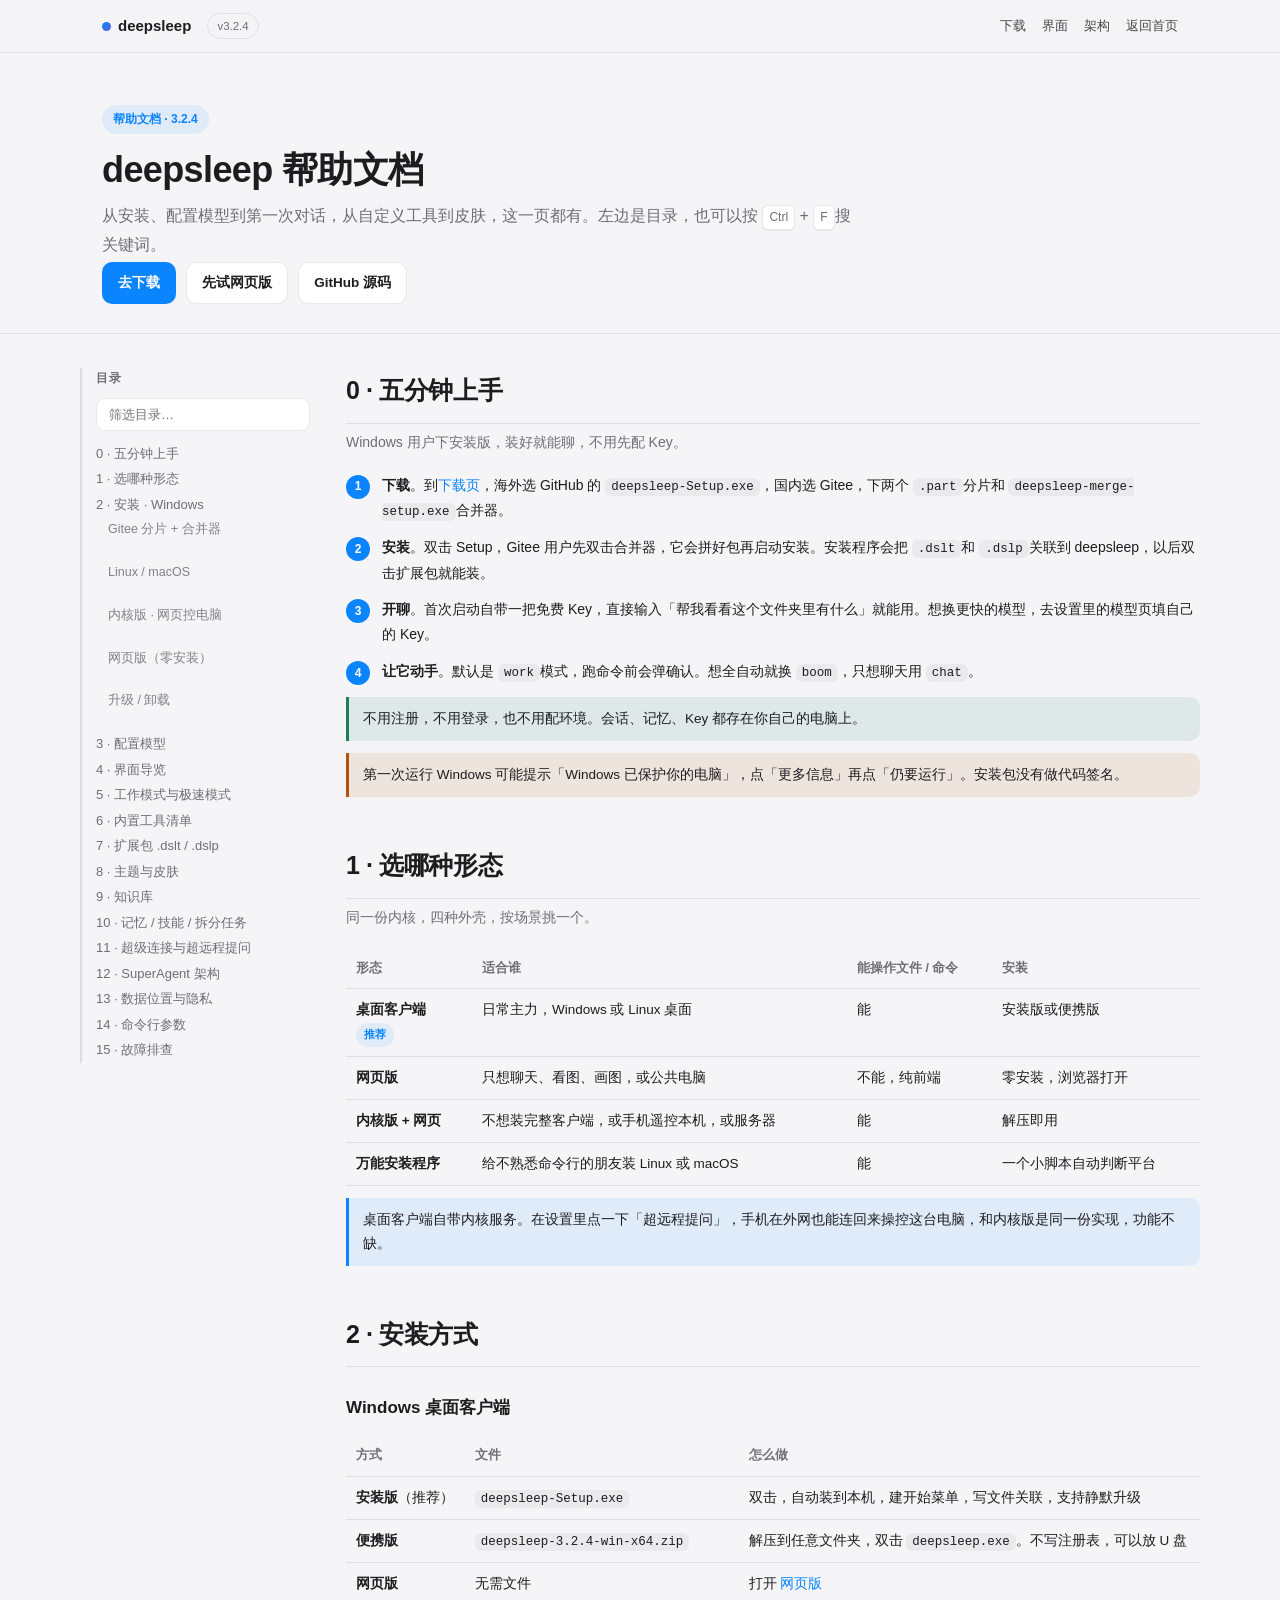
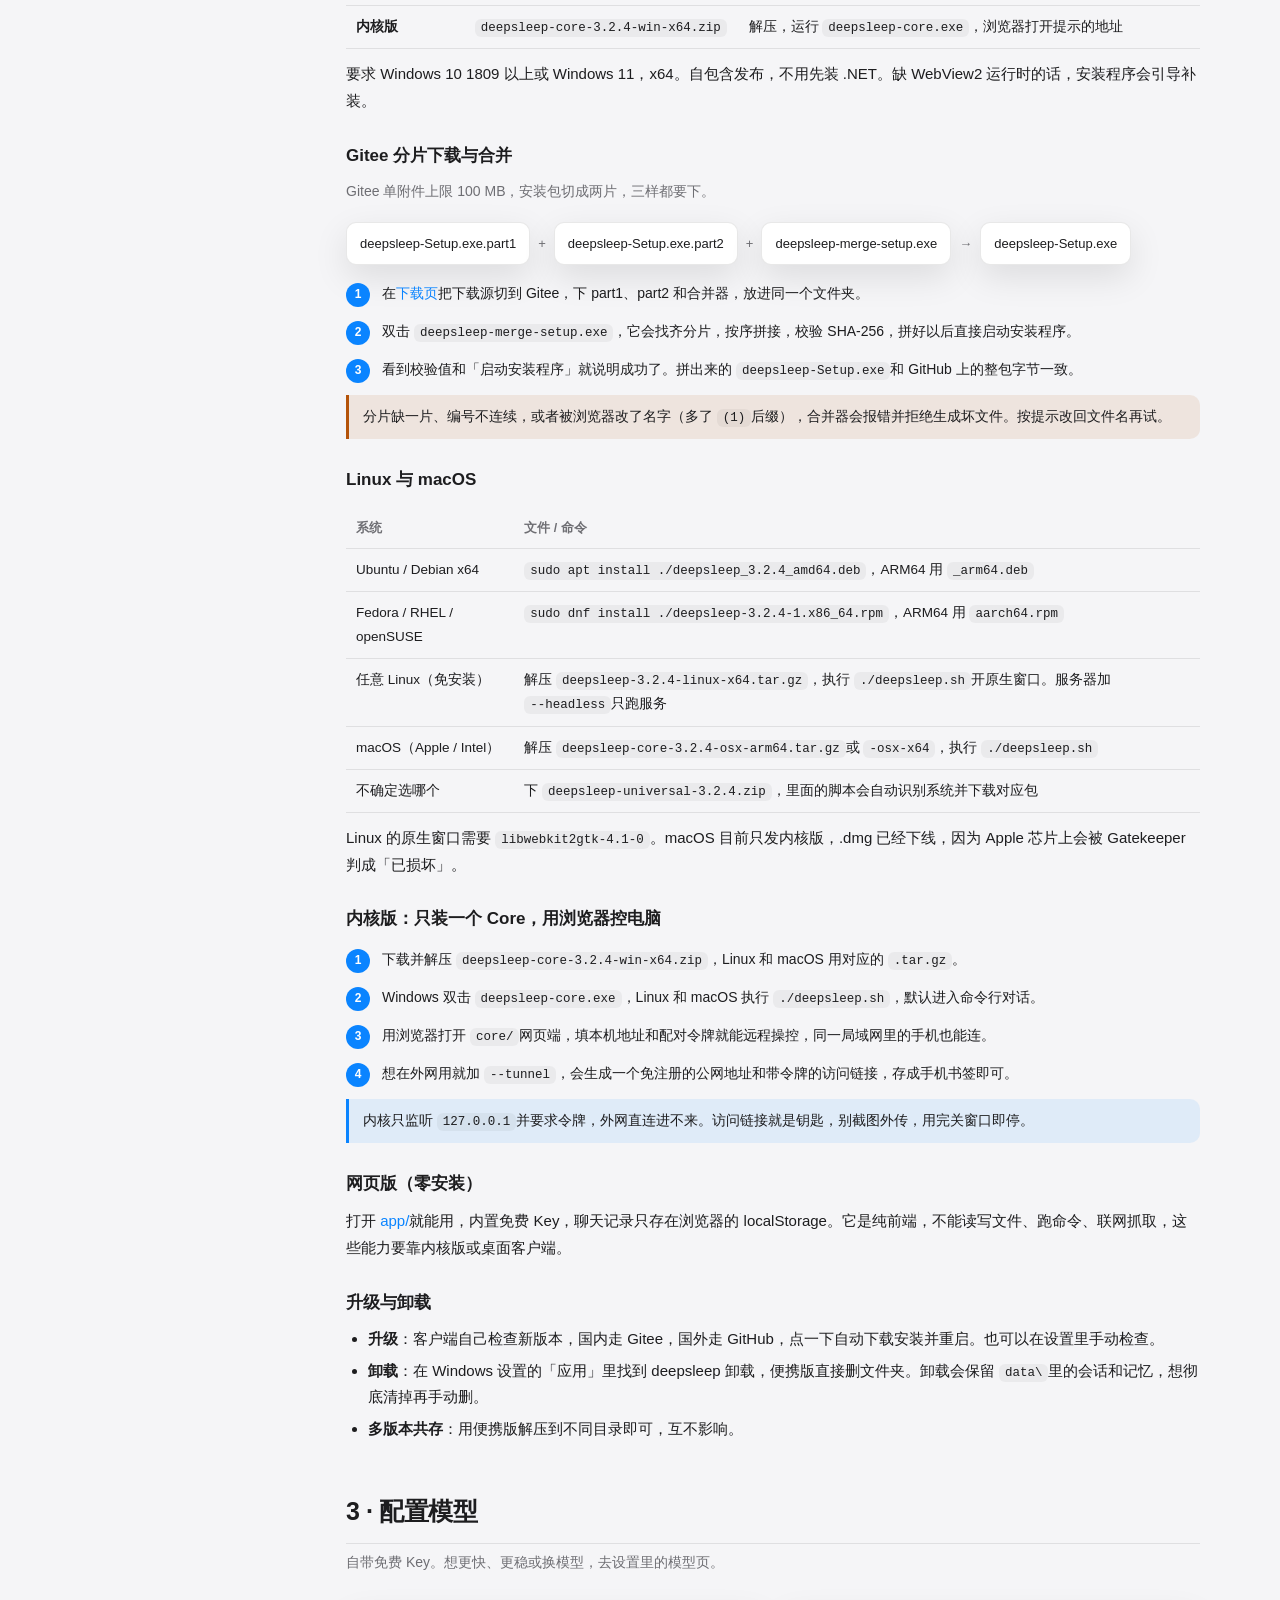
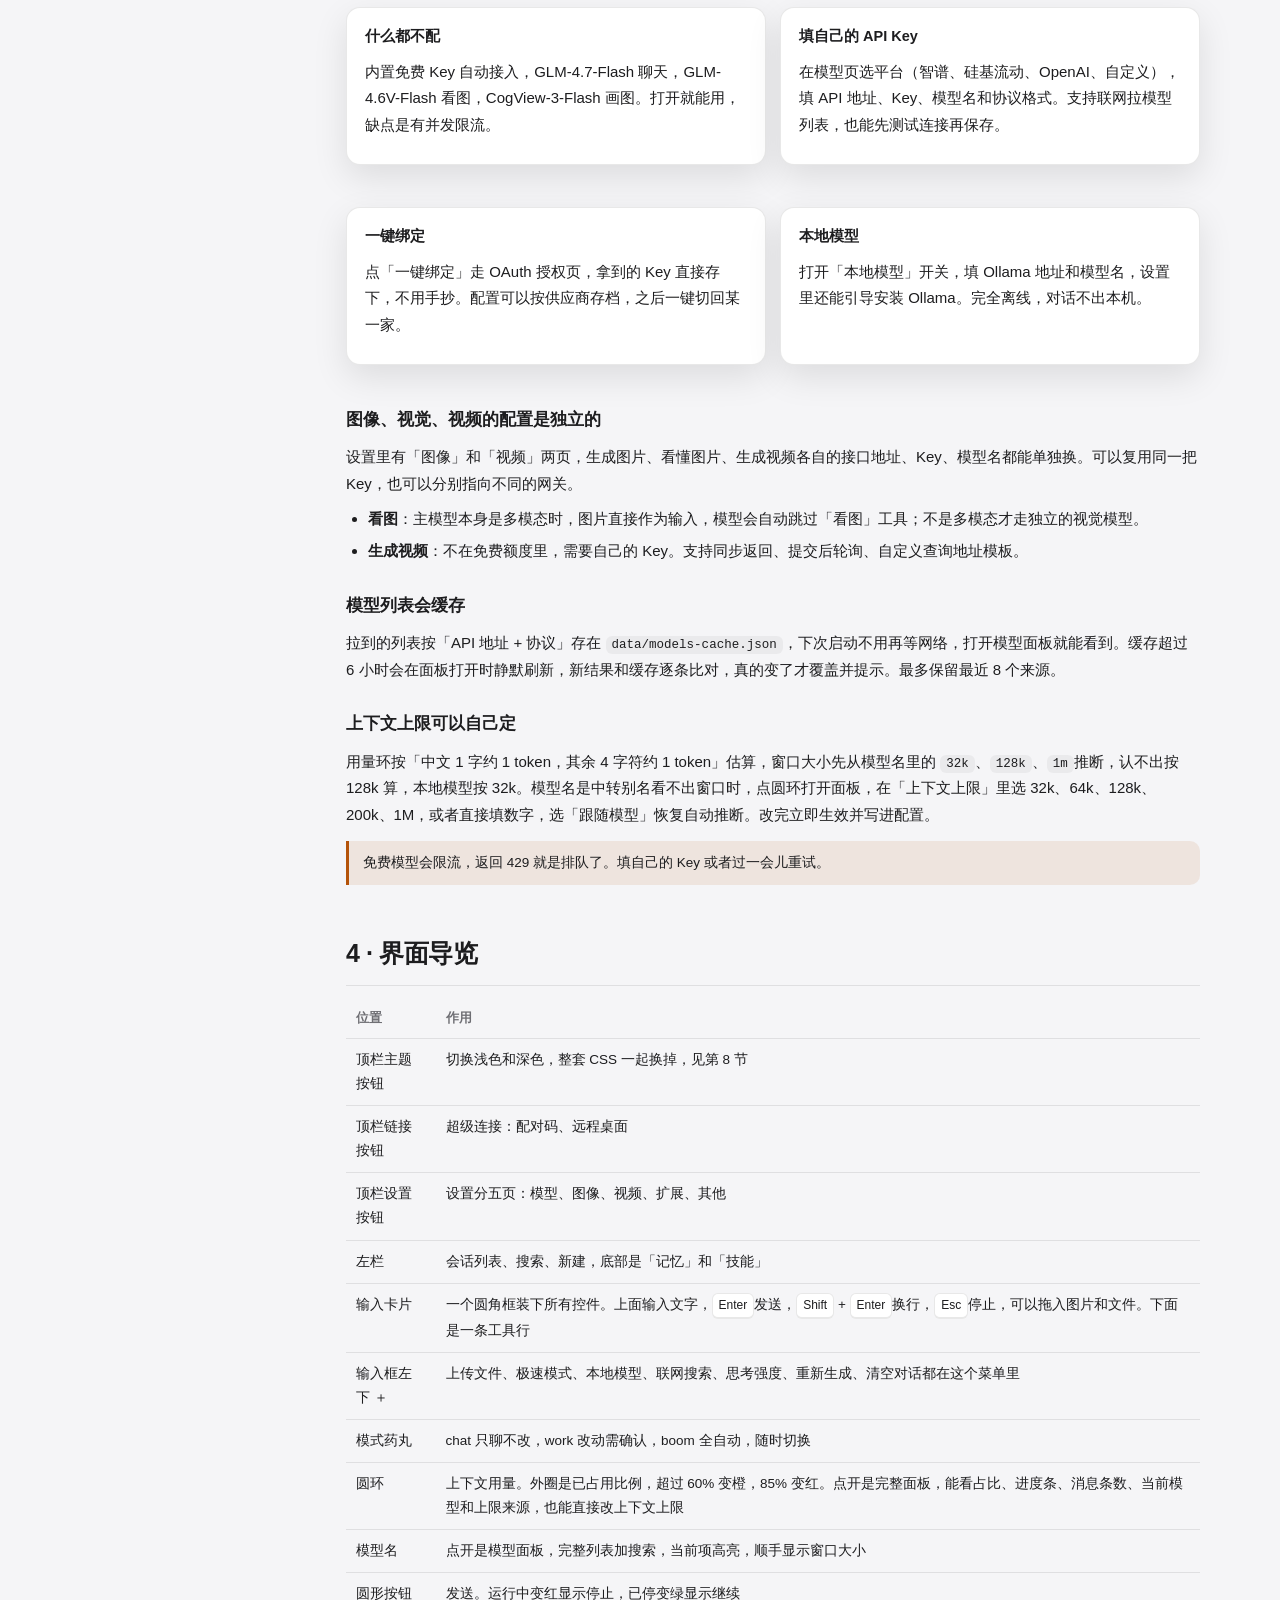
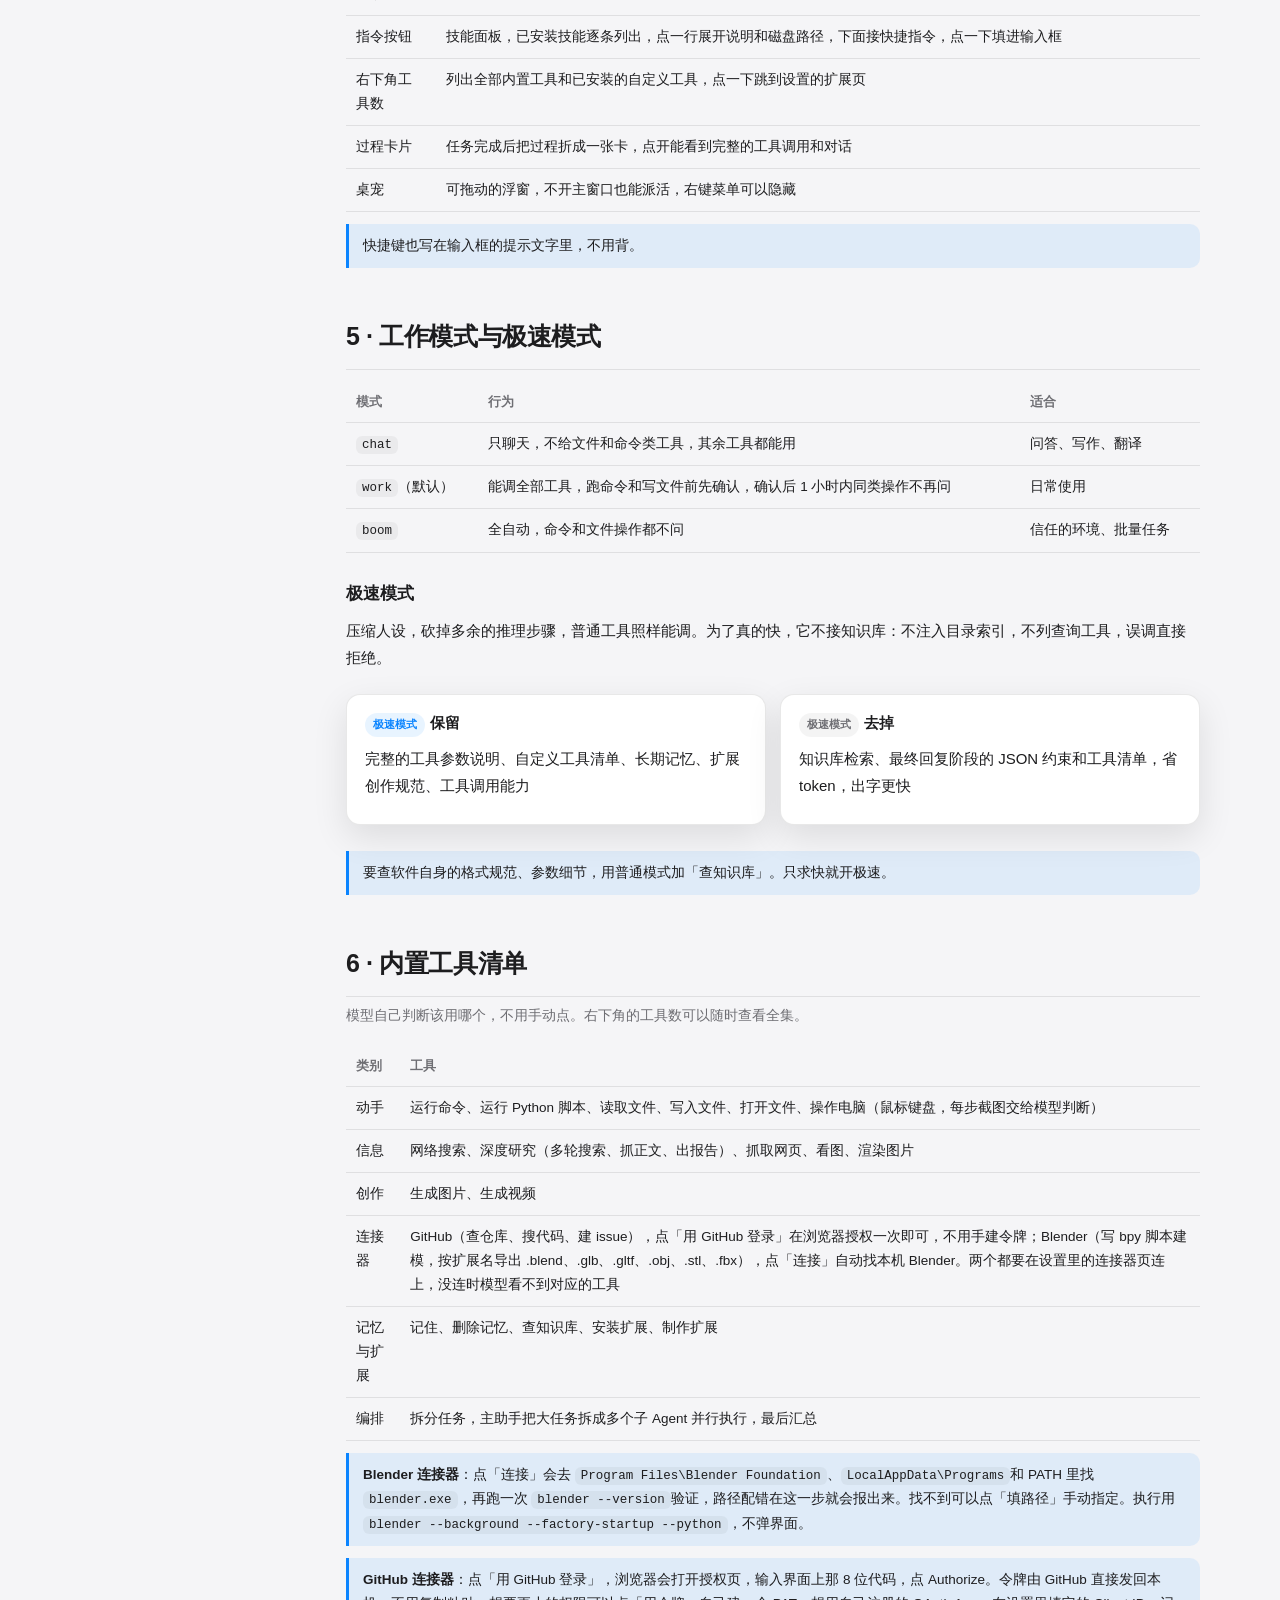
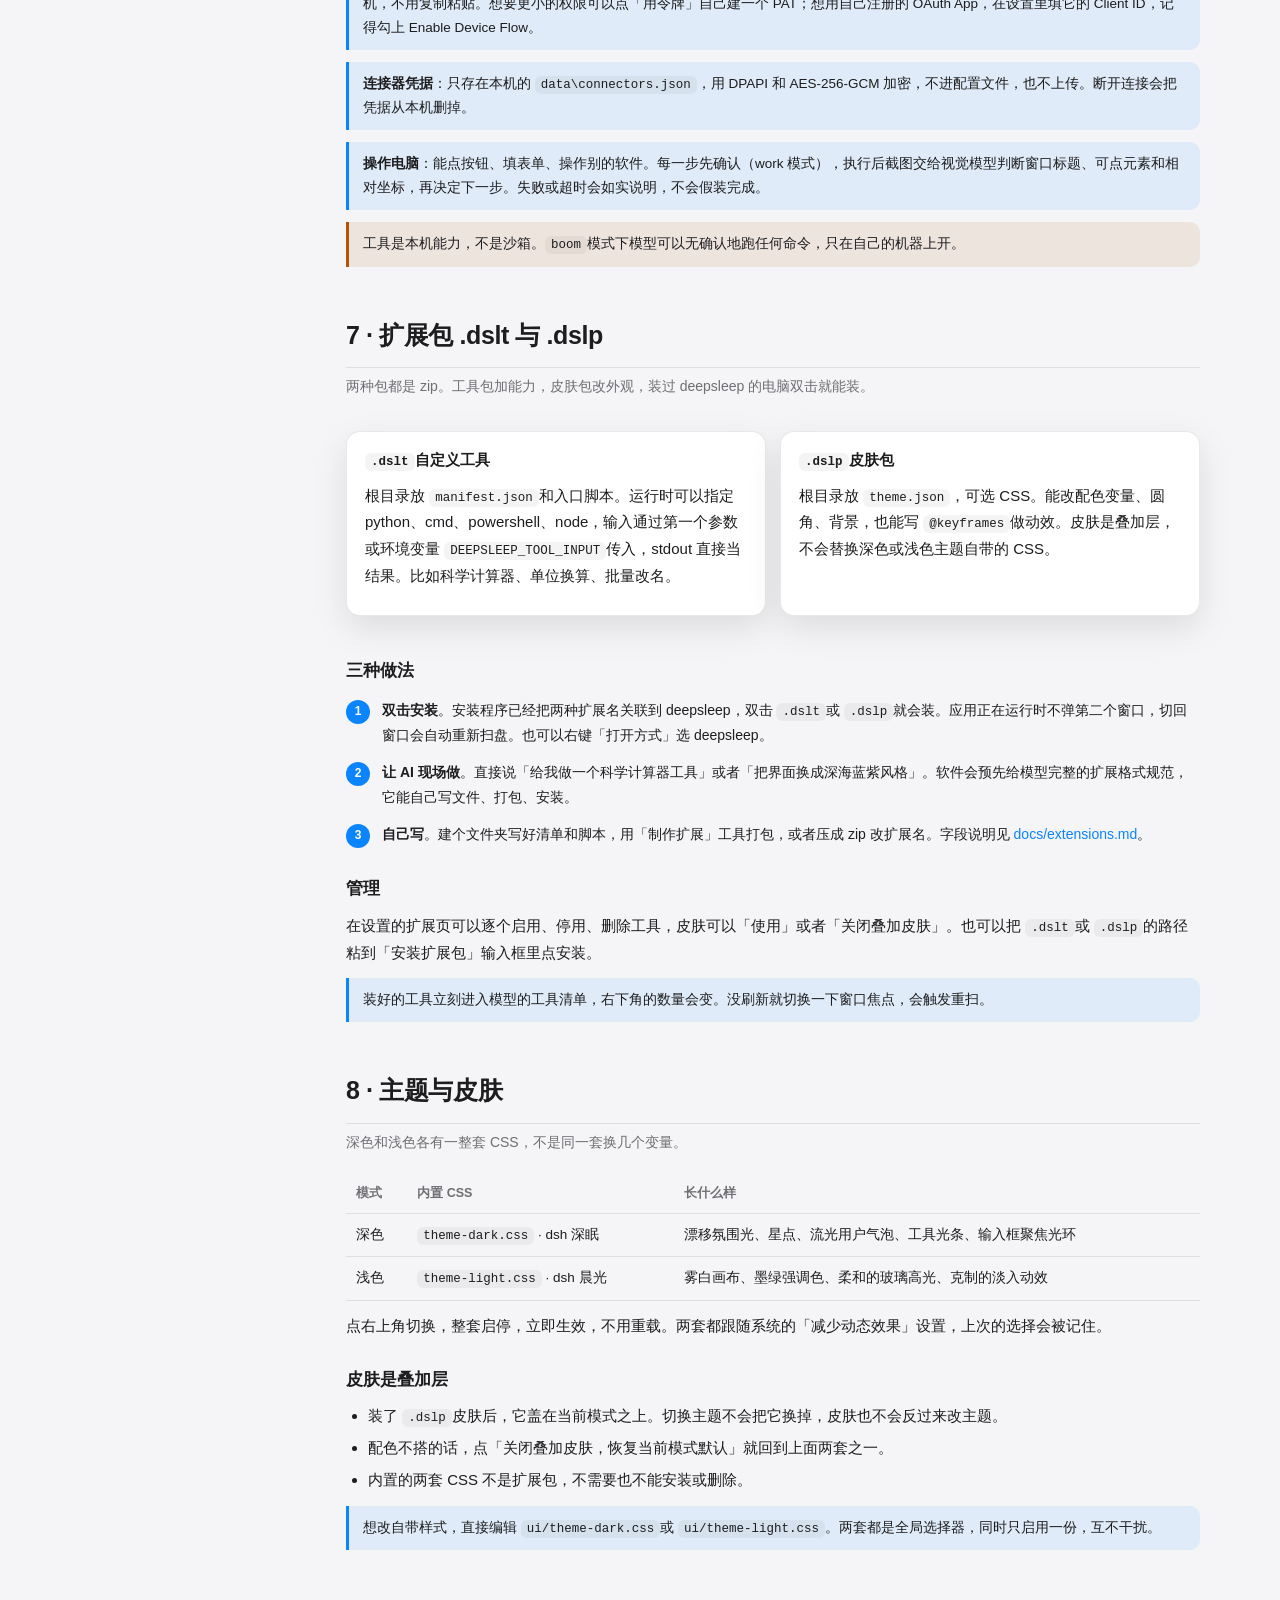
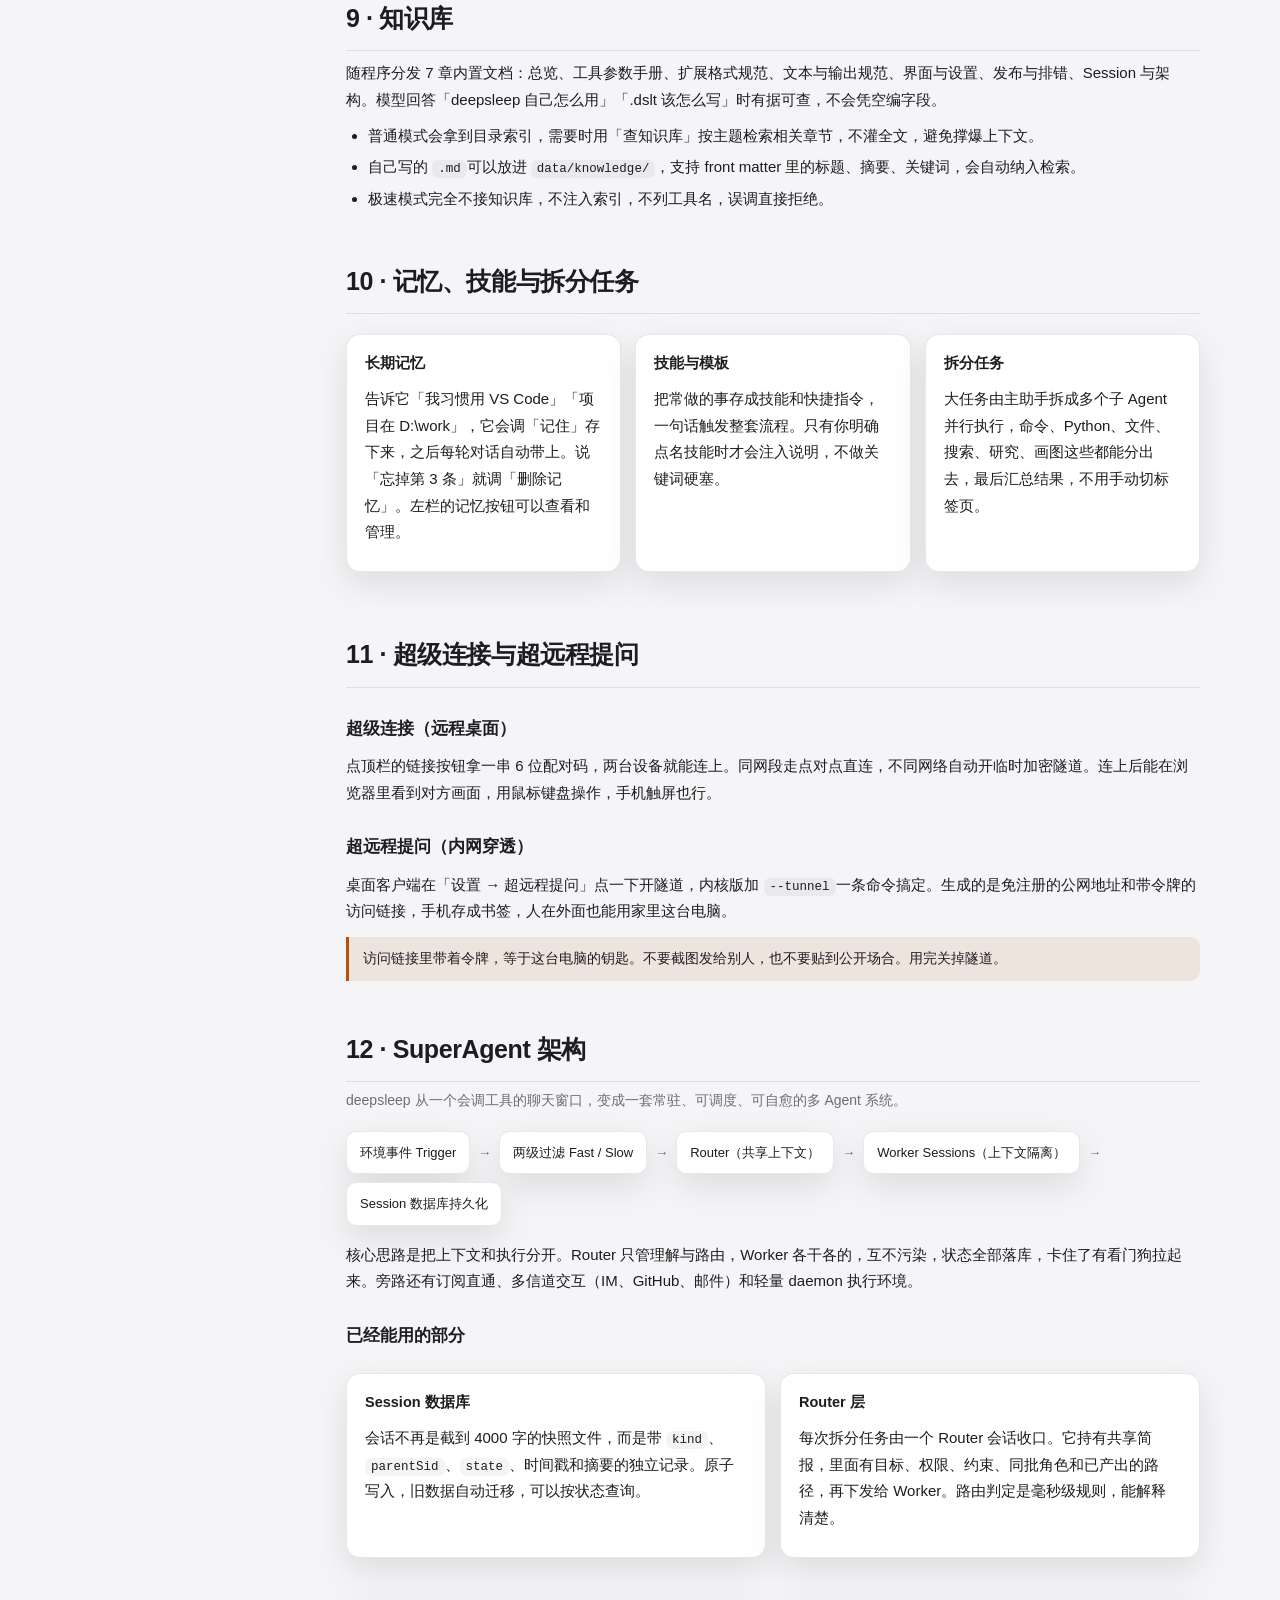
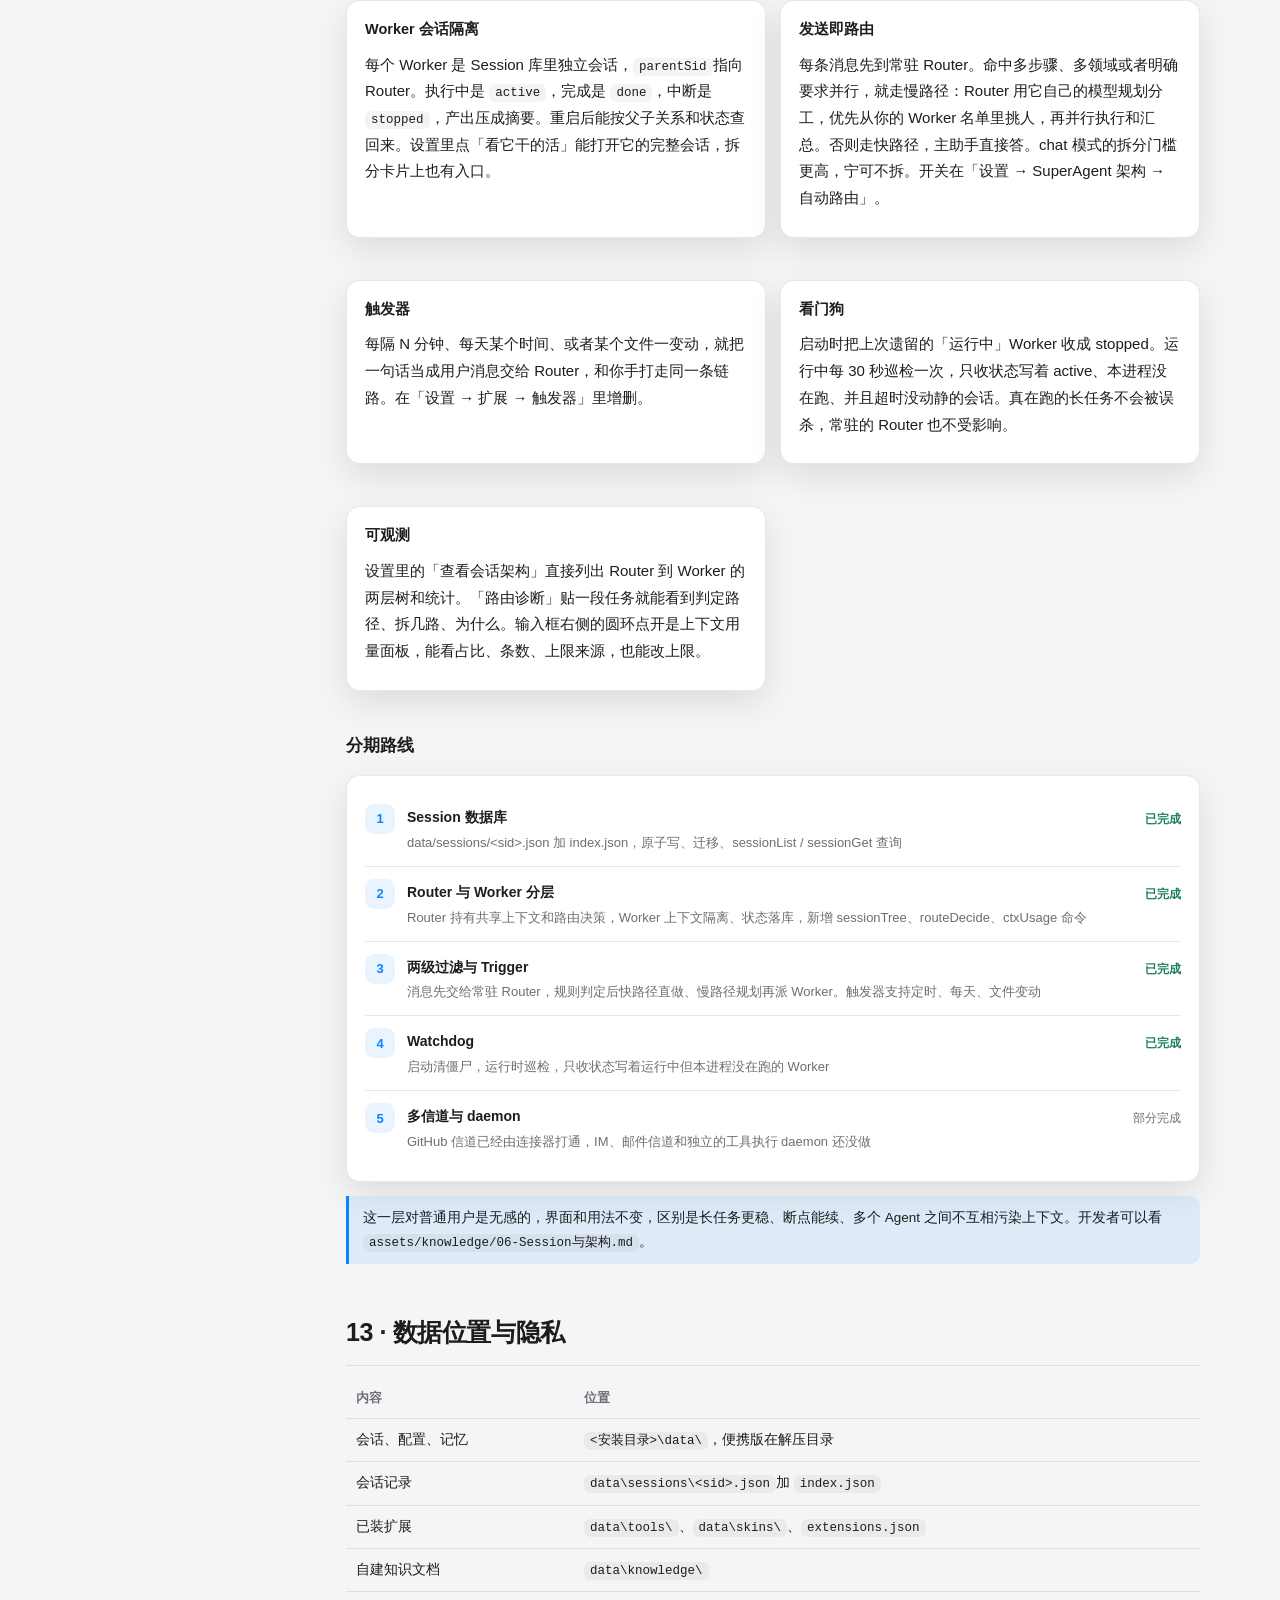
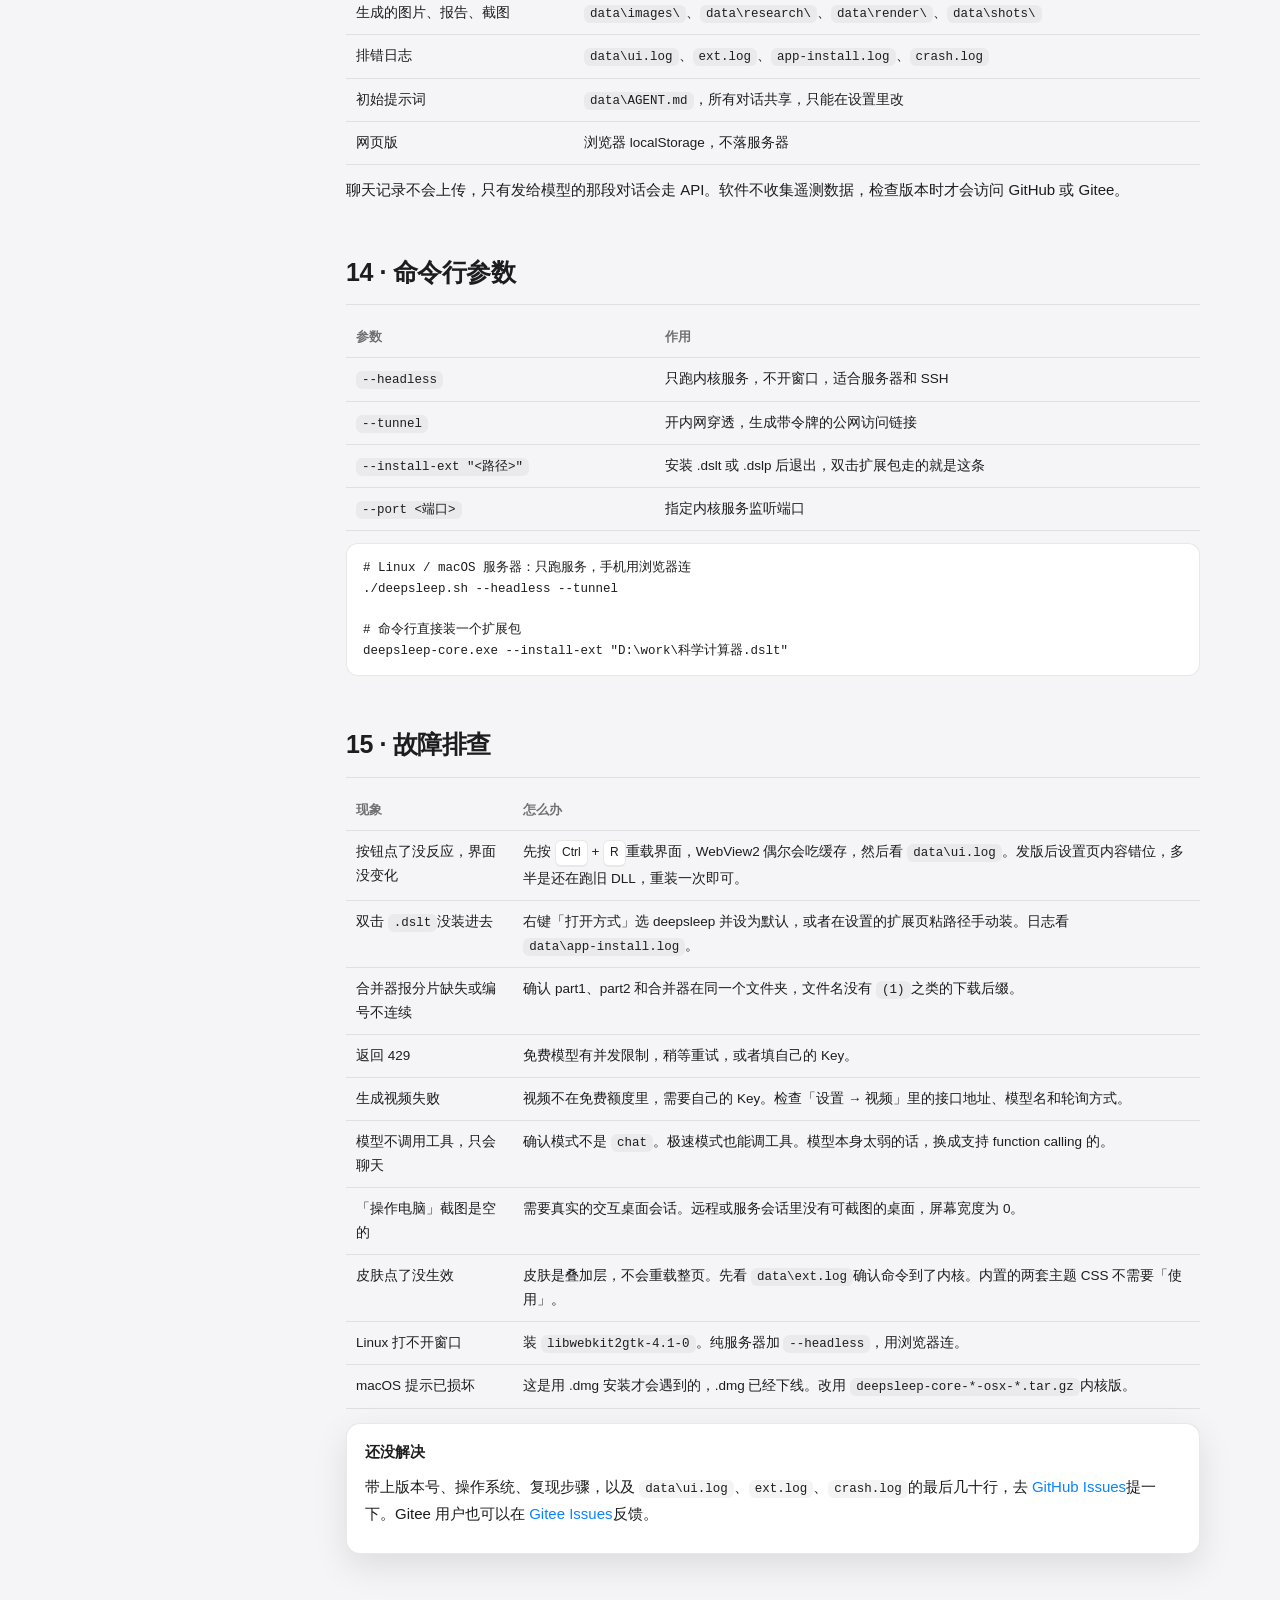
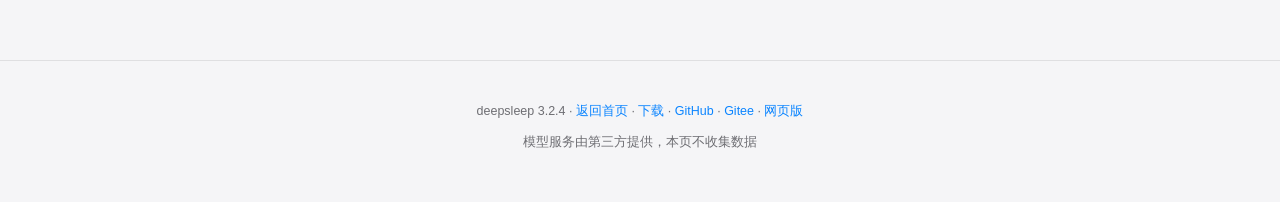
<file: web/help/index.html>
<!DOCTYPE html>
<html lang="zh-CN">
<head>
<meta charset="utf-8">
<meta name="viewport" content="width=device-width, initial-scale=1">
<title>帮助文档 · deepsleep 3.2.4</title>
<meta name="description" content="deepsleep 帮助文档：安装方式（Windows / Linux / macOS / 网页版 / 内核版 / Gitee 分片合并）、模型配置、工具、扩展包、皮肤、知识库、SuperAgent 架构与故障排查。">
<link rel="icon" href="data:image/svg+xml,%3Csvg xmlns='http://www.w3.org/2000/svg' viewBox='0 0 32 32'%3E%3Ccircle cx='16' cy='16' r='13' fill='%230a84ff'/%3E%3C/svg%3E">
<style>
:root{
  --bg:#f5f5f7; --card:#ffffff; --fg:#1d1d1f; --muted:#6e6e73; --line:rgba(0,0,0,.09);
  --blue:#0a84ff; --blue2:#0071e3; --shadow:0 12px 34px rgba(0,0,0,.10);
  --hover:rgba(0,0,0,.045); --soft:rgba(10,132,255,.09); --ok:#1a7f5a; --warn:#b45309;
}
@media (prefers-color-scheme: dark){
  :root{ --bg:#000000; --card:#1c1c1e; --fg:#f5f5f7; --muted:#98989d; --line:rgba(255,255,255,.12);
         --shadow:0 14px 40px rgba(0,0,0,.55); --hover:rgba(255,255,255,.07);
         --soft:rgba(10,132,255,.16); --ok:#4ade9f; --warn:#fbbf24; }
}
*{box-sizing:border-box}
html{scroll-behavior:smooth;scroll-padding-top:70px}
body{margin:0;background:var(--bg);color:var(--fg);
  font:15px/1.78 -apple-system,BlinkMacSystemFont,"SF Pro SC","PingFang SC","Segoe UI","Microsoft YaHei",sans-serif;
  -webkit-font-smoothing:antialiased}
a{color:var(--blue);text-decoration:none}
a:hover{text-decoration:underline}
.wrap{max-width:1120px;margin:0 auto;padding:0 22px}
nav{position:sticky;top:0;z-index:30;background:rgba(245,245,247,.82);backdrop-filter:saturate(180%) blur(20px);
  border-bottom:1px solid var(--line)}
@media (prefers-color-scheme: dark){nav{background:rgba(0,0,0,.76)}}
nav .wrap{display:flex;align-items:center;gap:16px;height:52px}
.logo{font-weight:700;font-size:15px;display:flex;align-items:center;gap:7px;color:var(--fg)}
.logo i{width:9px;height:9px;border-radius:50%;background:linear-gradient(135deg,#0a84ff,#5e5ce6);display:inline-block}
nav .sp{flex:1}
nav a.lnk{color:var(--fg);font-size:13px;opacity:.8}
nav a.lnk:hover{opacity:1;text-decoration:none}
nav .ver{font-size:11.5px;color:var(--muted);border:1px solid var(--line);border-radius:99px;padding:2px 9px}
header.page{padding:52px 0 26px;border-bottom:1px solid var(--line)}
.badge{display:inline-block;padding:4px 11px;border-radius:999px;background:var(--soft);color:var(--blue);
  font-size:12px;font-weight:600;margin-bottom:14px}
h1{font-size:36px;line-height:1.2;margin:0 0 10px;letter-spacing:-.6px}
.lead{font-size:16px;color:var(--muted);max-width:760px;margin:0}
.layout{display:grid;grid-template-columns:230px 1fr;gap:36px;padding:34px 0 60px}
@media (max-width:900px){.layout{grid-template-columns:1fr}.toc{position:static!important;max-height:none!important}}
.toc{position:sticky;top:70px;align-self:start;max-height:calc(100vh - 92px);overflow:auto;
  border-left:2px solid var(--line);padding-left:14px}
.toc b{display:block;font-size:12px;color:var(--muted);letter-spacing:.6px;margin-bottom:8px}
.toc a{display:block;font-size:13px;color:var(--muted);padding:3px 0;line-height:1.5}
.toc a:hover,.toc a.on{color:var(--blue);text-decoration:none;font-weight:600}
.toc a.sub{padding-left:12px;font-size:12.5px;opacity:.85}
main{min-width:0}
section{margin:0 0 46px;scroll-margin-top:70px}
h2{font-size:25px;margin:0 0 6px;letter-spacing:-.4px;padding-bottom:10px;border-bottom:1px solid var(--line)}
h3{font-size:17px;margin:26px 0 8px}
h4{font-size:14.5px;margin:18px 0 6px;color:var(--fg)}
p{margin:9px 0}
.sub{color:var(--muted);font-size:14px;margin:0 0 18px}
ul,ol{margin:8px 0;padding-left:22px}
li{margin:5px 0}
code{font-family:ui-monospace,SFMono-Regular,Consolas,monospace;background:var(--hover);
  padding:2px 6px;border-radius:6px;font-size:12.5px}
pre{background:var(--card);border:1px solid var(--line);border-radius:12px;padding:14px 16px;
  overflow:auto;font-size:12.5px;line-height:1.65;margin:12px 0}
pre code{background:none;padding:0}
.card{background:var(--card);border:1px solid var(--line);border-radius:14px;padding:16px 18px;
  box-shadow:var(--shadow);margin:14px 0}
.card h3,.card h4{margin-top:0}
.grid{display:grid;gap:14px;grid-template-columns:repeat(2,1fr)}
.grid.g3{grid-template-columns:repeat(3,1fr)}
@media (max-width:760px){.grid,.grid.g3{grid-template-columns:1fr}}
table{width:100%;border-collapse:collapse;font-size:13.5px;margin:12px 0}
th,td{text-align:left;padding:9px 10px;border-bottom:1px solid var(--line);vertical-align:top}
th{color:var(--muted);font-size:12.5px;font-weight:600}
td code{white-space:nowrap}
.note,.warn,.ok{border-left:3px solid var(--blue);background:var(--soft);padding:10px 14px;
  border-radius:0 10px 10px 0;font-size:13.5px;margin:12px 0}
.warn{border-color:var(--warn);background:color-mix(in srgb,var(--warn) 10%,transparent)}
.ok{border-color:var(--ok);background:color-mix(in srgb,var(--ok) 10%,transparent)}
.btn{display:inline-flex;align-items:center;gap:6px;padding:8px 15px;border-radius:10px;font-size:13.5px;
  font-weight:600;border:1px solid transparent;text-decoration:none!important;margin:3px 6px 3px 0}
.btn.pri{background:var(--blue);color:#fff}
.btn.pri:hover{background:var(--blue2)}
.btn.gho{background:var(--card);color:var(--fg);border-color:var(--line)}
.btn.gho:hover{background:var(--hover)}
.step{display:flex;gap:12px;align-items:flex-start;margin:12px 0}
.step b.n{flex:0 0 24px;height:24px;border-radius:50%;background:var(--blue);color:#fff;font-size:12px;
  display:flex;align-items:center;justify-content:center;margin-top:2px}
.step div{font-size:14px}
.kbd{display:inline-block;border:1px solid var(--line);border-bottom-width:2px;border-radius:6px;
  padding:1px 6px;font-size:12px;background:var(--card)}
.tag{display:inline-block;font-size:11px;font-weight:600;padding:2px 8px;border-radius:99px;
  background:var(--soft);color:var(--blue);margin-right:5px}
.tag.gray{background:var(--hover);color:var(--muted)}
.flow{display:flex;flex-wrap:wrap;align-items:center;gap:8px;margin:16px 0;font-size:13px}
.flow .box{background:var(--card);border:1px solid var(--line);border-radius:10px;padding:9px 13px;box-shadow:var(--shadow)}
.flow .arw{color:var(--muted)}
.phase{display:flex;gap:12px;align-items:flex-start;padding:12px 0;border-bottom:1px solid var(--line)}
.phase:last-child{border-bottom:none}
.phase .num{flex:0 0 30px;height:30px;border-radius:9px;background:var(--soft);color:var(--blue);
  display:flex;align-items:center;justify-content:center;font-weight:700;font-size:13px}
.phase .txt{flex:1}
.phase .txt b{font-size:14px}
.phase .txt span{display:block;color:var(--muted);font-size:13px}
.phase .st{font-size:11.5px;white-space:nowrap;padding-top:5px}
.st.done{color:var(--ok);font-weight:600}
.st.plan{color:var(--muted)}
footer{padding:30px 0 50px;color:var(--muted);font-size:12.5px;text-align:center;border-top:1px solid var(--line)}
.search{width:100%;padding:8px 12px;border-radius:9px;border:1px solid var(--line);
  background:var(--card);color:var(--fg);font-size:13px;margin-bottom:10px}
.hidden{display:none!important}
</style>
</head>
<body>

<nav><div class="wrap">
  <a class="logo" href="../"><i></i>deepsleep</a>
  <span class="ver">v3.2.4</span>
  <span class="sp"></span>
  <a class="lnk" href="../#download">下载</a>
  <a class="lnk" href="../#shots">界面</a>
  <a class="lnk" href="../#superagent">架构</a>
  <a class="lnk" href="../">返回首页</a>
</div></nav>

<header class="page"><div class="wrap">
  <div class="badge">帮助文档 · 3.2.4</div>
  <h1>deepsleep 帮助文档</h1>
  <p class="lead">从安装、配置模型到第一次对话，从自定义工具到皮肤，这一页都有。左边是目录，也可以按 <span class="kbd">Ctrl</span> + <span class="kbd">F</span>搜关键词。</p>
  <a class="btn pri" href="../#download">去下载</a>
  <a class="btn gho" href="../app/">先试网页版</a>
  <a class="btn gho" href="https://github.com/zhdezs/deepsleep" target="_blank" rel="noreferrer">GitHub 源码</a>
</div></header>

<div class="wrap layout">
<aside class="toc">
  <b>目录</b>
  <input class="search" id="q" placeholder="筛选目录…" autocomplete="off">
  <div id="tocLinks">
    <a href="#start">0 · 五分钟上手</a>
    <a href="#choose">1 · 选哪种形态</a>
    <a href="#install-win">2 · 安装 · Windows</a>
    <a href="#install-gitee" class="sub">Gitee 分片 + 合并器</a>
    <a href="#install-linux" class="sub">Linux / macOS</a>
    <a href="#install-core" class="sub">内核版 · 网页控电脑</a>
    <a href="#install-web" class="sub">网页版（零安装）</a>
    <a href="#ota" class="sub">升级 / 卸载</a>
    <a href="#model">3 · 配置模型</a>
    <a href="#ui">4 · 界面导览</a>
    <a href="#modes">5 · 工作模式与极速模式</a>
    <a href="#tools">6 · 内置工具清单</a>
    <a href="#ext">7 · 扩展包 .dslt / .dslp</a>
    <a href="#theme">8 · 主题与皮肤</a>
    <a href="#kb">9 · 知识库</a>
    <a href="#memory">10 · 记忆 / 技能 / 拆分任务</a>
    <a href="#remote">11 · 超级连接与超远程提问</a>
    <a href="#arch">12 · SuperAgent 架构</a>
    <a href="#data">13 · 数据位置与隐私</a>
    <a href="#cli">14 · 命令行参数</a>
    <a href="#faq">15 · 故障排查</a>
  </div>
</aside>

<main>

<!-- 0 -->
<section id="start">
  <h2>0 · 五分钟上手</h2>
  <p class="sub">Windows 用户下安装版，装好就能聊，不用先配 Key。</p>
  <div class="step"><b class="n">1</b><div><b>下载</b>。到<a href="../#download">下载页</a>，海外选 GitHub 的 <code>deepsleep-Setup.exe</code>，国内选 Gitee，下两个 <code>.part</code>分片和 <code>deepsleep-merge-setup.exe</code>合并器。</div></div>
  <div class="step"><b class="n">2</b><div><b>安装</b>。双击 Setup，Gitee 用户先双击合并器，它会拼好包再启动安装。安装程序会把 <code>.dslt</code>和 <code>.dslp</code>关联到 deepsleep，以后双击扩展包就能装。</div></div>
  <div class="step"><b class="n">3</b><div><b>开聊</b>。首次启动自带一把免费 Key，直接输入「帮我看看这个文件夹里有什么」就能用。想换更快的模型，去设置里的模型页填自己的 Key。</div></div>
  <div class="step"><b class="n">4</b><div><b>让它动手</b>。默认是 <code>work</code>模式，跑命令前会弹确认。想全自动就换 <code>boom</code>，只想聊天用 <code>chat</code>。</div></div>
  <div class="ok">不用注册，不用登录，也不用配环境。会话、记忆、Key 都存在你自己的电脑上。</div>
  <div class="warn">第一次运行 Windows 可能提示「Windows 已保护你的电脑」，点「更多信息」再点「仍要运行」。安装包没有做代码签名。</div>
</section>

<!-- 1 -->
<section id="choose">
  <h2>1 · 选哪种形态</h2>
  <p class="sub">同一份内核，四种外壳，按场景挑一个。</p>
  <table>
    <tr><th>形态</th><th>适合谁</th><th>能操作文件 / 命令</th><th>安装</th></tr>
    <tr><td><b>桌面客户端</b><br><span class="tag">推荐</span></td><td>日常主力，Windows 或 Linux 桌面</td><td>能</td><td>安装版或便携版</td></tr>
    <tr><td><b>网页版</b></td><td>只想聊天、看图、画图，或公共电脑</td><td>不能，纯前端</td><td>零安装，浏览器打开</td></tr>
    <tr><td><b>内核版 + 网页</b></td><td>不想装完整客户端，或手机遥控本机，或服务器</td><td>能</td><td>解压即用</td></tr>
    <tr><td><b>万能安装程序</b></td><td>给不熟悉命令行的朋友装 Linux 或 macOS</td><td>能</td><td>一个小脚本自动判断平台</td></tr>
  </table>
  <div class="note">桌面客户端自带内核服务。在设置里点一下「超远程提问」，手机在外网也能连回来操控这台电脑，和内核版是同一份实现，功能不缺。</div>
</section>

<!-- 2 -->
<section id="install-win">
  <h2>2 · 安装方式</h2>

  <h3>Windows 桌面客户端</h3>
  <table>
    <tr><th>方式</th><th>文件</th><th>怎么做</th></tr>
    <tr><td><b>安装版</b>（推荐）</td><td><code>deepsleep-Setup.exe</code></td><td>双击，自动装到本机，建开始菜单，写文件关联，支持静默升级</td></tr>
    <tr><td><b>便携版</b></td><td><code>deepsleep-3.2.4-win-x64.zip</code></td><td>解压到任意文件夹，双击 <code>deepsleep.exe</code>。不写注册表，可以放 U 盘</td></tr>
    <tr><td><b>网页版</b></td><td>无需文件</td><td>打开 <a href="../app/">网页版</a></td></tr>
    <tr><td><b>内核版</b></td><td><code>deepsleep-core-3.2.4-win-x64.zip</code></td><td>解压，运行 <code>deepsleep-core.exe</code>，浏览器打开提示的地址</td></tr>
  </table>
  <p>要求 Windows 10 1809 以上或 Windows 11，x64。自包含发布，不用先装 .NET。缺 WebView2 运行时的话，安装程序会引导补装。</p>

  <h3 id="install-gitee">Gitee 分片下载与合并</h3>
  <p class="sub">Gitee 单附件上限 100 MB，安装包切成两片，三样都要下。</p>
  <div class="flow">
    <span class="box">deepsleep-Setup.exe.part1</span><span class="arw">+</span>
    <span class="box">deepsleep-Setup.exe.part2</span><span class="arw">+</span>
    <span class="box">deepsleep-merge-setup.exe</span><span class="arw">→</span>
    <span class="box">deepsleep-Setup.exe</span>
  </div>
  <div class="step"><b class="n">1</b><div>在<a href="../#download">下载页</a>把下载源切到 Gitee，下 part1、part2 和合并器，放进同一个文件夹。</div></div>
  <div class="step"><b class="n">2</b><div>双击 <code>deepsleep-merge-setup.exe</code>，它会找齐分片，按序拼接，校验 SHA-256，拼好以后直接启动安装程序。</div></div>
  <div class="step"><b class="n">3</b><div>看到校验值和「启动安装程序」就说明成功了。拼出来的 <code>deepsleep-Setup.exe</code>和 GitHub 上的整包字节一致。</div></div>
  <div class="warn">分片缺一片、编号不连续，或者被浏览器改了名字（多了 <code>(1)</code>后缀），合并器会报错并拒绝生成坏文件。按提示改回文件名再试。</div>

  <h3 id="install-linux">Linux 与 macOS</h3>
  <table>
    <tr><th>系统</th><th>文件 / 命令</th></tr>
    <tr><td>Ubuntu / Debian x64</td><td><code>sudo apt install ./deepsleep_3.2.4_amd64.deb</code>，ARM64 用 <code>_arm64.deb</code></td></tr>
    <tr><td>Fedora / RHEL / openSUSE</td><td><code>sudo dnf install ./deepsleep-3.2.4-1.x86_64.rpm</code>，ARM64 用 <code>aarch64.rpm</code></td></tr>
    <tr><td>任意 Linux（免安装）</td><td>解压 <code>deepsleep-3.2.4-linux-x64.tar.gz</code>，执行 <code>./deepsleep.sh</code>开原生窗口。服务器加 <code>--headless</code>只跑服务</td></tr>
    <tr><td>macOS（Apple / Intel）</td><td>解压 <code>deepsleep-core-3.2.4-osx-arm64.tar.gz</code>或 <code>-osx-x64</code>，执行 <code>./deepsleep.sh</code></td></tr>
    <tr><td>不确定选哪个</td><td>下 <code>deepsleep-universal-3.2.4.zip</code>，里面的脚本会自动识别系统并下载对应包</td></tr>
  </table>
  <p>Linux 的原生窗口需要 <code>libwebkit2gtk-4.1-0</code>。macOS 目前只发内核版，.dmg 已经下线，因为 Apple 芯片上会被 Gatekeeper 判成「已损坏」。</p>

  <h3 id="install-core">内核版：只装一个 Core，用浏览器控电脑</h3>
  <div class="step"><b class="n">1</b><div>下载并解压 <code>deepsleep-core-3.2.4-win-x64.zip</code>，Linux 和 macOS 用对应的 <code>.tar.gz</code>。</div></div>
  <div class="step"><b class="n">2</b><div>Windows 双击 <code>deepsleep-core.exe</code>，Linux 和 macOS 执行 <code>./deepsleep.sh</code>，默认进入命令行对话。</div></div>
  <div class="step"><b class="n">3</b><div>用浏览器打开 <code>core/</code>网页端，填本机地址和配对令牌就能远程操控，同一局域网里的手机也能连。</div></div>
  <div class="step"><b class="n">4</b><div>想在外网用就加 <code>--tunnel</code>，会生成一个免注册的公网地址和带令牌的访问链接，存成手机书签即可。</div></div>
  <div class="note">内核只监听 <code>127.0.0.1</code>并要求令牌，外网直连进不来。访问链接就是钥匙，别截图外传，用完关窗口即停。</div>

  <h3 id="install-web">网页版（零安装）</h3>
  <p>打开 <a href="../app/">app/</a>就能用，内置免费 Key，聊天记录只存在浏览器的 localStorage。它是纯前端，不能读写文件、跑命令、联网抓取，这些能力要靠内核版或桌面客户端。</p>

  <h3 id="ota">升级与卸载</h3>
  <ul>
    <li><b>升级</b>：客户端自己检查新版本，国内走 Gitee，国外走 GitHub，点一下自动下载安装并重启。也可以在设置里手动检查。</li>
    <li><b>卸载</b>：在 Windows 设置的「应用」里找到 deepsleep 卸载，便携版直接删文件夹。卸载会保留 <code>data\</code>里的会话和记忆，想彻底清掉再手动删。</li>
    <li><b>多版本共存</b>：用便携版解压到不同目录即可，互不影响。</li>
  </ul>
</section>

<!-- 3 -->
<section id="model">
  <h2>3 · 配置模型</h2>
  <p class="sub">自带免费 Key。想更快、更稳或换模型，去设置里的模型页。</p>
  <div class="grid">
    <div class="card"><h4>什么都不配</h4><p>内置免费 Key 自动接入，GLM-4.7-Flash 聊天，GLM-4.6V-Flash 看图，CogView-3-Flash 画图。打开就能用，缺点是有并发限流。</p></div>
    <div class="card"><h4>填自己的 API Key</h4><p>在模型页选平台（智谱、硅基流动、OpenAI、自定义），填 API 地址、Key、模型名和协议格式。支持联网拉模型列表，也能先测试连接再保存。</p></div>
    <div class="card"><h4>一键绑定</h4><p>点「一键绑定」走 OAuth 授权页，拿到的 Key 直接存下，不用手抄。配置可以按供应商存档，之后一键切回某一家。</p></div>
    <div class="card"><h4>本地模型</h4><p>打开「本地模型」开关，填 Ollama 地址和模型名，设置里还能引导安装 Ollama。完全离线，对话不出本机。</p></div>
  </div>
  <h3>图像、视觉、视频的配置是独立的</h3>
  <p>设置里有「图像」和「视频」两页，生成图片、看懂图片、生成视频各自的接口地址、Key、模型名都能单独换。可以复用同一把 Key，也可以分别指向不同的网关。</p>
  <ul>
    <li><b>看图</b>：主模型本身是多模态时，图片直接作为输入，模型会自动跳过「看图」工具；不是多模态才走独立的视觉模型。</li>
    <li><b>生成视频</b>：不在免费额度里，需要自己的 Key。支持同步返回、提交后轮询、自定义查询地址模板。</li>
  </ul>
  <h3>模型列表会缓存</h3>
  <p>拉到的列表按「API 地址 + 协议」存在 <code>data/models-cache.json</code>，下次启动不用再等网络，打开模型面板就能看到。缓存超过 6 小时会在面板打开时静默刷新，新结果和缓存逐条比对，真的变了才覆盖并提示。最多保留最近 8 个来源。</p>

  <h3>上下文上限可以自己定</h3>
  <p>用量环按「中文 1 字约 1 token，其余 4 字符约 1 token」估算，窗口大小先从模型名里的 <code>32k</code>、<code>128k</code>、<code>1m</code>推断，认不出按 128k 算，本地模型按 32k。模型名是中转别名看不出窗口时，点圆环打开面板，在「上下文上限」里选 32k、64k、128k、200k、1M，或者直接填数字，选「跟随模型」恢复自动推断。改完立即生效并写进配置。</p>

  <div class="warn">免费模型会限流，返回 429 就是排队了。填自己的 Key 或者过一会儿重试。</div>
</section>

<!-- 4 -->
<section id="ui">
  <h2>4 · 界面导览</h2>
  <table>
    <tr><th>位置</th><th>作用</th></tr>
    <tr><td>顶栏主题按钮</td><td>切换浅色和深色，整套 CSS 一起换掉，见第 8 节</td></tr>
    <tr><td>顶栏链接按钮</td><td>超级连接：配对码、远程桌面</td></tr>
    <tr><td>顶栏设置按钮</td><td>设置分五页：模型、图像、视频、扩展、其他</td></tr>
    <tr><td>左栏</td><td>会话列表、搜索、新建，底部是「记忆」和「技能」</td></tr>
    <tr><td>输入卡片</td><td>一个圆角框装下所有控件。上面输入文字，<span class="kbd">Enter</span>发送，<span class="kbd">Shift</span> + <span class="kbd">Enter</span>换行，<span class="kbd">Esc</span>停止，可以拖入图片和文件。下面是一条工具行</td></tr>
    <tr><td>输入框左下 ＋</td><td>上传文件、极速模式、本地模型、联网搜索、思考强度、重新生成、清空对话都在这个菜单里</td></tr>
    <tr><td>模式药丸</td><td>chat 只聊不改，work 改动需确认，boom 全自动，随时切换</td></tr>
    <tr><td>圆环</td><td>上下文用量。外圈是已占用比例，超过 60% 变橙，85% 变红。点开是完整面板，能看占比、进度条、消息条数、当前模型和上限来源，也能直接改上下文上限</td></tr>
    <tr><td>模型名</td><td>点开是模型面板，完整列表加搜索，当前项高亮，顺手显示窗口大小</td></tr>
    <tr><td>圆形按钮</td><td>发送。运行中变红显示停止，已停变绿显示继续</td></tr>
    <tr><td>指令按钮</td><td>技能面板，已安装技能逐条列出，点一行展开说明和磁盘路径，下面接快捷指令，点一下填进输入框</td></tr>
    <tr><td>右下角工具数</td><td>列出全部内置工具和已安装的自定义工具，点一下跳到设置的扩展页</td></tr>
    <tr><td>过程卡片</td><td>任务完成后把过程折成一张卡，点开能看到完整的工具调用和对话</td></tr>
    <tr><td>桌宠</td><td>可拖动的浮窗，不开主窗口也能派活，右键菜单可以隐藏</td></tr>
  </table>
  <div class="note">快捷键也写在输入框的提示文字里，不用背。</div>
</section>

<!-- 5 -->
<section id="modes">
  <h2>5 · 工作模式与极速模式</h2>
  <table>
    <tr><th>模式</th><th>行为</th><th>适合</th></tr>
    <tr><td><code>chat</code></td><td>只聊天，不给文件和命令类工具，其余工具都能用</td><td>问答、写作、翻译</td></tr>
    <tr><td><code>work</code>（默认）</td><td>能调全部工具，跑命令和写文件前先确认，确认后 1 小时内同类操作不再问</td><td>日常使用</td></tr>
    <tr><td><code>boom</code></td><td>全自动，命令和文件操作都不问</td><td>信任的环境、批量任务</td></tr>
  </table>
  <h3>极速模式</h3>
  <p>压缩人设，砍掉多余的推理步骤，普通工具照样能调。为了真的快，它不接知识库：不注入目录索引，不列查询工具，误调直接拒绝。</p>
  <div class="grid">
    <div class="card"><h4><span class="tag">极速模式</span>保留</h4><p>完整的工具参数说明、自定义工具清单、长期记忆、扩展创作规范、工具调用能力</p></div>
    <div class="card"><h4><span class="tag gray">极速模式</span>去掉</h4><p>知识库检索、最终回复阶段的 JSON 约束和工具清单，省 token，出字更快</p></div>
  </div>
  <div class="note">要查软件自身的格式规范、参数细节，用普通模式加「查知识库」。只求快就开极速。</div>
</section>

<!-- 6 -->
<section id="tools">
  <h2>6 · 内置工具清单</h2>
  <p class="sub">模型自己判断该用哪个，不用手动点。右下角的工具数可以随时查看全集。</p>
  <table>
    <tr><th>类别</th><th>工具</th></tr>
    <tr><td>动手</td><td>运行命令、运行 Python 脚本、读取文件、写入文件、打开文件、操作电脑（鼠标键盘，每步截图交给模型判断）</td></tr>
    <tr><td>信息</td><td>网络搜索、深度研究（多轮搜索、抓正文、出报告）、抓取网页、看图、渲染图片</td></tr>
    <tr><td>创作</td><td>生成图片、生成视频</td></tr>
    <tr><td>连接器</td><td>GitHub（查仓库、搜代码、建 issue），点「用 GitHub 登录」在浏览器授权一次即可，不用手建令牌；Blender（写 bpy 脚本建模，按扩展名导出 .blend、.glb、.gltf、.obj、.stl、.fbx），点「连接」自动找本机 Blender。两个都要在设置里的连接器页连上，没连时模型看不到对应的工具</td></tr>
    <tr><td>记忆与扩展</td><td>记住、删除记忆、查知识库、安装扩展、制作扩展</td></tr>
    <tr><td>编排</td><td>拆分任务，主助手把大任务拆成多个子 Agent 并行执行，最后汇总</td></tr>
  </table>
  <div class="note"><b>Blender 连接器</b>：点「连接」会去 <code>Program Files\Blender Foundation</code>、<code>LocalAppData\Programs</code>和 PATH 里找 <code>blender.exe</code>，再跑一次 <code>blender --version</code>验证，路径配错在这一步就会报出来。找不到可以点「填路径」手动指定。执行用 <code>blender --background --factory-startup --python</code>，不弹界面。</div>
  <div class="note"><b>GitHub 连接器</b>：点「用 GitHub 登录」，浏览器会打开授权页，输入界面上那 8 位代码，点 Authorize。令牌由 GitHub 直接发回本机，不用复制粘贴。想要更小的权限可以点「用令牌」自己建一个 PAT；想用自己注册的 OAuth App，在设置里填它的 Client ID，记得勾上 Enable Device Flow。</div>
  <div class="note"><b>连接器凭据</b>：只存在本机的 <code>data\connectors.json</code>，用 DPAPI 和 AES-256-GCM 加密，不进配置文件，也不上传。断开连接会把凭据从本机删掉。</div>
  <div class="note"><b>操作电脑</b>：能点按钮、填表单、操作别的软件。每一步先确认（work 模式），执行后截图交给视觉模型判断窗口标题、可点元素和相对坐标，再决定下一步。失败或超时会如实说明，不会假装完成。</div>
  <div class="warn">工具是本机能力，不是沙箱。<code>boom</code>模式下模型可以无确认地跑任何命令，只在自己的机器上开。</div>
</section>

<!-- 7 -->
<section id="ext">
  <h2>7 · 扩展包 .dslt 与 .dslp</h2>
  <p class="sub">两种包都是 zip。工具包加能力，皮肤包改外观，装过 deepsleep 的电脑双击就能装。</p>
  <div class="grid">
    <div class="card"><h4><code>.dslt</code>自定义工具</h4><p>根目录放 <code>manifest.json</code>和入口脚本。运行时可以指定 python、cmd、powershell、node，输入通过第一个参数或环境变量 <code>DEEPSLEEP_TOOL_INPUT</code>传入，stdout 直接当结果。比如科学计算器、单位换算、批量改名。</p></div>
    <div class="card"><h4><code>.dslp</code>皮肤包</h4><p>根目录放 <code>theme.json</code>，可选 CSS。能改配色变量、圆角、背景，也能写 <code>@keyframes</code>做动效。皮肤是叠加层，不会替换深色或浅色主题自带的 CSS。</p></div>
  </div>
  <h3>三种做法</h3>
  <div class="step"><b class="n">1</b><div><b>双击安装</b>。安装程序已经把两种扩展名关联到 deepsleep，双击 <code>.dslt</code>或 <code>.dslp</code>就会装。应用正在运行时不弹第二个窗口，切回窗口会自动重新扫盘。也可以右键「打开方式」选 deepsleep。</div></div>
  <div class="step"><b class="n">2</b><div><b>让 AI 现场做</b>。直接说「给我做一个科学计算器工具」或者「把界面换成深海蓝紫风格」。软件会预先给模型完整的扩展格式规范，它能自己写文件、打包、安装。</div></div>
  <div class="step"><b class="n">3</b><div><b>自己写</b>。建个文件夹写好清单和脚本，用「制作扩展」工具打包，或者压成 zip 改扩展名。字段说明见 <a href="https://github.com/zhdezs/deepsleep/blob/main/docs/extensions.md" target="_blank" rel="noreferrer">docs/extensions.md</a>。</div></div>
  <h3>管理</h3>
  <p>在设置的扩展页可以逐个启用、停用、删除工具，皮肤可以「使用」或者「关闭叠加皮肤」。也可以把 <code>.dslt</code>或 <code>.dslp</code>的路径粘到「安装扩展包」输入框里点安装。</p>
  <div class="note">装好的工具立刻进入模型的工具清单，右下角的数量会变。没刷新就切换一下窗口焦点，会触发重扫。</div>
</section>

<!-- 8 -->
<section id="theme">
  <h2>8 · 主题与皮肤</h2>
  <p class="sub">深色和浅色各有一整套 CSS，不是同一套换几个变量。</p>
  <table>
    <tr><th>模式</th><th>内置 CSS</th><th>长什么样</th></tr>
    <tr><td>深色</td><td><code>theme-dark.css</code> · dsh 深眠</td><td>漂移氛围光、星点、流光用户气泡、工具光条、输入框聚焦光环</td></tr>
    <tr><td>浅色</td><td><code>theme-light.css</code> · dsh 晨光</td><td>雾白画布、墨绿强调色、柔和的玻璃高光、克制的淡入动效</td></tr>
  </table>
  <p>点右上角切换，整套启停，立即生效，不用重载。两套都跟随系统的「减少动态效果」设置，上次的选择会被记住。</p>
  <h3>皮肤是叠加层</h3>
  <ul>
    <li>装了 <code>.dslp</code>皮肤后，它盖在当前模式之上。切换主题不会把它换掉，皮肤也不会反过来改主题。</li>
    <li>配色不搭的话，点「关闭叠加皮肤，恢复当前模式默认」就回到上面两套之一。</li>
    <li>内置的两套 CSS 不是扩展包，不需要也不能安装或删除。</li>
  </ul>
  <div class="note">想改自带样式，直接编辑 <code>ui/theme-dark.css</code>或 <code>ui/theme-light.css</code>。两套都是全局选择器，同时只启用一份，互不干扰。</div>
</section>

<!-- 9 -->
<section id="kb">
  <h2>9 · 知识库</h2>
  <p>随程序分发 7 章内置文档：总览、工具参数手册、扩展格式规范、文本与输出规范、界面与设置、发布与排错、Session 与架构。模型回答「deepsleep 自己怎么用」「.dslt 该怎么写」时有据可查，不会凭空编字段。</p>
  <ul>
    <li>普通模式会拿到目录索引，需要时用「查知识库」按主题检索相关章节，不灌全文，避免撑爆上下文。</li>
    <li>自己写的 <code>.md</code>可以放进 <code>data/knowledge/</code>，支持 front matter 里的标题、摘要、关键词，会自动纳入检索。</li>
    <li>极速模式完全不接知识库，不注入索引，不列工具名，误调直接拒绝。</li>
  </ul>
</section>

<!-- 10 -->
<section id="memory">
  <h2>10 · 记忆、技能与拆分任务</h2>
  <div class="grid g3">
    <div class="card"><h4>长期记忆</h4><p>告诉它「我习惯用 VS Code」「项目在 D:\work」，它会调「记住」存下来，之后每轮对话自动带上。说「忘掉第 3 条」就调「删除记忆」。左栏的记忆按钮可以查看和管理。</p></div>
    <div class="card"><h4>技能与模板</h4><p>把常做的事存成技能和快捷指令，一句话触发整套流程。只有你明确点名技能时才会注入说明，不做关键词硬塞。</p></div>
    <div class="card"><h4>拆分任务</h4><p>大任务由主助手拆成多个子 Agent 并行执行，命令、Python、文件、搜索、研究、画图这些都能分出去，最后汇总结果，不用手动切标签页。</p></div>
  </div>
</section>

<!-- 11 -->
<section id="remote">
  <h2>11 · 超级连接与超远程提问</h2>
  <h3>超级连接（远程桌面）</h3>
  <p>点顶栏的链接按钮拿一串 6 位配对码，两台设备就能连上。同网段走点对点直连，不同网络自动开临时加密隧道。连上后能在浏览器里看到对方画面，用鼠标键盘操作，手机触屏也行。</p>
  <h3>超远程提问（内网穿透）</h3>
  <p>桌面客户端在「设置 → 超远程提问」点一下开隧道，内核版加 <code>--tunnel</code>一条命令搞定。生成的是免注册的公网地址和带令牌的访问链接，手机存成书签，人在外面也能用家里这台电脑。</p>
  <div class="warn">访问链接里带着令牌，等于这台电脑的钥匙。不要截图发给别人，也不要贴到公开场合。用完关掉隧道。</div>
</section>

<!-- 12 -->
<section id="arch">
  <h2>12 · SuperAgent 架构</h2>
  <p class="sub">deepsleep 从一个会调工具的聊天窗口，变成一套常驻、可调度、可自愈的多 Agent 系统。</p>
  <div class="flow">
    <span class="box">环境事件 Trigger</span><span class="arw">→</span>
    <span class="box">两级过滤 Fast / Slow</span><span class="arw">→</span>
    <span class="box">Router（共享上下文）</span><span class="arw">→</span>
    <span class="box">Worker Sessions（上下文隔离）</span><span class="arw">→</span>
    <span class="box">Session 数据库持久化</span>
  </div>
  <p>核心思路是把上下文和执行分开。Router 只管理解与路由，Worker 各干各的，互不污染，状态全部落库，卡住了有看门狗拉起来。旁路还有订阅直通、多信道交互（IM、GitHub、邮件）和轻量 daemon 执行环境。</p>

  <h3>已经能用的部分</h3>
  <div class="grid">
    <div class="card"><h4>Session 数据库</h4><p>会话不再是截到 4000 字的快照文件，而是带 <code>kind</code>、<code>parentSid</code>、<code>state</code>、时间戳和摘要的独立记录。原子写入，旧数据自动迁移，可以按状态查询。</p></div>
    <div class="card"><h4>Router 层</h4><p>每次拆分任务由一个 Router 会话收口。它持有共享简报，里面有目标、权限、约束、同批角色和已产出的路径，再下发给 Worker。路由判定是毫秒级规则，能解释清楚。</p></div>
    <div class="card"><h4>Worker 会话隔离</h4><p>每个 Worker 是 Session 库里独立会话，<code>parentSid</code>指向 Router。执行中是 <code>active</code>，完成是 <code>done</code>，中断是 <code>stopped</code>，产出压成摘要。重启后能按父子关系和状态查回来。设置里点「看它干的活」能打开它的完整会话，拆分卡片上也有入口。</p></div>
    <div class="card"><h4>发送即路由</h4><p>每条消息先到常驻 Router。命中多步骤、多领域或者明确要求并行，就走慢路径：Router 用它自己的模型规划分工，优先从你的 Worker 名单里挑人，再并行执行和汇总。否则走快路径，主助手直接答。chat 模式的拆分门槛更高，宁可不拆。开关在「设置 → SuperAgent 架构 → 自动路由」。</p></div>
    <div class="card"><h4>触发器</h4><p>每隔 N 分钟、每天某个时间、或者某个文件一变动，就把一句话当成用户消息交给 Router，和你手打走同一条链路。在「设置 → 扩展 → 触发器」里增删。</p></div>
    <div class="card"><h4>看门狗</h4><p>启动时把上次遗留的「运行中」Worker 收成 stopped。运行中每 30 秒巡检一次，只收状态写着 active、本进程没在跑、并且超时没动静的会话。真在跑的长任务不会被误杀，常驻的 Router 也不受影响。</p></div>
    <div class="card"><h4>可观测</h4><p>设置里的「查看会话架构」直接列出 Router 到 Worker 的两层树和统计。「路由诊断」贴一段任务就能看到判定路径、拆几路、为什么。输入框右侧的圆环点开是上下文用量面板，能看占比、条数、上限来源，也能改上限。</p></div>
  </div>

  <h3>分期路线</h3>
  <div class="card">
    <div class="phase"><span class="num">1</span><div class="txt"><b>Session 数据库</b><span>data/sessions/&lt;sid&gt;.json 加 index.json，原子写、迁移、sessionList / sessionGet 查询</span></div><span class="st done">已完成</span></div>
    <div class="phase"><span class="num">2</span><div class="txt"><b>Router 与 Worker 分层</b><span>Router 持有共享上下文和路由决策，Worker 上下文隔离、状态落库，新增 sessionTree、routeDecide、ctxUsage 命令</span></div><span class="st done">已完成</span></div>
    <div class="phase"><span class="num">3</span><div class="txt"><b>两级过滤与 Trigger</b><span>消息先交给常驻 Router，规则判定后快路径直做、慢路径规划再派 Worker。触发器支持定时、每天、文件变动</span></div><span class="st done">已完成</span></div>
    <div class="phase"><span class="num">4</span><div class="txt"><b>Watchdog</b><span>启动清僵尸，运行时巡检，只收状态写着运行中但本进程没在跑的 Worker</span></div><span class="st done">已完成</span></div>
    <div class="phase"><span class="num">5</span><div class="txt"><b>多信道与 daemon</b><span>GitHub 信道已经由连接器打通，IM、邮件信道和独立的工具执行 daemon 还没做</span></div><span class="st plan">部分完成</span></div>
  </div>
  <div class="note">这一层对普通用户是无感的，界面和用法不变，区别是长任务更稳、断点能续、多个 Agent 之间不互相污染上下文。开发者可以看 <code>assets/knowledge/06-Session与架构.md</code>。</div>
</section>

<!-- 13 -->
<section id="data">
  <h2>13 · 数据位置与隐私</h2>
  <table>
    <tr><th>内容</th><th>位置</th></tr>
    <tr><td>会话、配置、记忆</td><td><code>&lt;安装目录&gt;\data\</code>，便携版在解压目录</td></tr>
    <tr><td>会话记录</td><td><code>data\sessions\&lt;sid&gt;.json</code>加 <code>index.json</code></td></tr>
    <tr><td>已装扩展</td><td><code>data\tools\</code>、<code>data\skins\</code>、<code>extensions.json</code></td></tr>
    <tr><td>自建知识文档</td><td><code>data\knowledge\</code></td></tr>
    <tr><td>生成的图片、报告、截图</td><td><code>data\images\</code>、<code>data\research\</code>、<code>data\render\</code>、<code>data\shots\</code></td></tr>
    <tr><td>排错日志</td><td><code>data\ui.log</code>、<code>ext.log</code>、<code>app-install.log</code>、<code>crash.log</code></td></tr>
    <tr><td>初始提示词</td><td><code>data\AGENT.md</code>，所有对话共享，只能在设置里改</td></tr>
    <tr><td>网页版</td><td>浏览器 localStorage，不落服务器</td></tr>
  </table>
  <p>聊天记录不会上传，只有发给模型的那段对话会走 API。软件不收集遥测数据，检查版本时才会访问 GitHub 或 Gitee。</p>
</section>

<!-- 14 -->
<section id="cli">
  <h2>14 · 命令行参数</h2>
  <table>
    <tr><th>参数</th><th>作用</th></tr>
    <tr><td><code>--headless</code></td><td>只跑内核服务，不开窗口，适合服务器和 SSH</td></tr>
    <tr><td><code>--tunnel</code></td><td>开内网穿透，生成带令牌的公网访问链接</td></tr>
    <tr><td><code>--install-ext "&lt;路径&gt;"</code></td><td>安装 .dslt 或 .dslp 后退出，双击扩展包走的就是这条</td></tr>
    <tr><td><code>--port &lt;端口&gt;</code></td><td>指定内核服务监听端口</td></tr>
  </table>
  <pre><code># Linux / macOS 服务器：只跑服务，手机用浏览器连
./deepsleep.sh --headless --tunnel

# 命令行直接装一个扩展包
deepsleep-core.exe --install-ext "D:\work\科学计算器.dslt"</code></pre>
</section>

<!-- 15 -->
<section id="faq">
  <h2>15 · 故障排查</h2>
  <table>
    <tr><th>现象</th><th>怎么办</th></tr>
    <tr><td>按钮点了没反应，界面没变化</td><td>先按 <span class="kbd">Ctrl</span> + <span class="kbd">R</span>重载界面，WebView2 偶尔会吃缓存，然后看 <code>data\ui.log</code>。发版后设置页内容错位，多半是还在跑旧 DLL，重装一次即可。</td></tr>
    <tr><td>双击 <code>.dslt</code>没装进去</td><td>右键「打开方式」选 deepsleep 并设为默认，或者在设置的扩展页粘路径手动装。日志看 <code>data\app-install.log</code>。</td></tr>
    <tr><td>合并器报分片缺失或编号不连续</td><td>确认 part1、part2 和合并器在同一个文件夹，文件名没有 <code>(1)</code>之类的下载后缀。</td></tr>
    <tr><td>返回 429</td><td>免费模型有并发限制，稍等重试，或者填自己的 Key。</td></tr>
    <tr><td>生成视频失败</td><td>视频不在免费额度里，需要自己的 Key。检查「设置 → 视频」里的接口地址、模型名和轮询方式。</td></tr>
    <tr><td>模型不调用工具，只会聊天</td><td>确认模式不是 <code>chat</code>。极速模式也能调工具。模型本身太弱的话，换成支持 function calling 的。</td></tr>
    <tr><td>「操作电脑」截图是空的</td><td>需要真实的交互桌面会话。远程或服务会话里没有可截图的桌面，屏幕宽度为 0。</td></tr>
    <tr><td>皮肤点了没生效</td><td>皮肤是叠加层，不会重载整页。先看 <code>data\ext.log</code>确认命令到了内核。内置的两套主题 CSS 不需要「使用」。</td></tr>
    <tr><td>Linux 打不开窗口</td><td>装 <code>libwebkit2gtk-4.1-0</code>。纯服务器加 <code>--headless</code>，用浏览器连。</td></tr>
    <tr><td>macOS 提示已损坏</td><td>这是用 .dmg 安装才会遇到的，.dmg 已经下线。改用 <code>deepsleep-core-*-osx-*.tar.gz</code>内核版。</td></tr>
  </table>
  <div class="card">
    <h4>还没解决</h4>
    <p>带上版本号、操作系统、复现步骤，以及 <code>data\ui.log</code>、<code>ext.log</code>、<code>crash.log</code>的最后几十行，去 <a href="https://github.com/zhdezs/deepsleep/issues" target="_blank" rel="noreferrer">GitHub Issues</a>提一下。Gitee 用户也可以在 <a href="https://gitee.com/zhdezs/deepsleep/issues" target="_blank" rel="noreferrer">Gitee Issues</a>反馈。</p>
  </div>
</section>

</main>
</div>

<footer>
  <p>deepsleep 3.2.4 · <a href="../">返回首页</a> ·
     <a href="../#download">下载</a> ·
     <a href="https://github.com/zhdezs/deepsleep" target="_blank" rel="noreferrer">GitHub</a> ·
     <a href="https://gitee.com/zhdezs/deepsleep" target="_blank" rel="noreferrer">Gitee</a> ·
     <a href="../app/">网页版</a></p>
  <p>模型服务由第三方提供，本页不收集数据</p>
</footer>

<script>
(function(){
  // 目录筛选
  var q = document.getElementById('q'), links = document.querySelectorAll('#tocLinks a');
  q.addEventListener('input', function(){
    var s = q.value.trim().toLowerCase();
    for (var i=0;i<links.length;i++) links[i].classList.toggle('hidden', !!s && links[i].textContent.toLowerCase().indexOf(s) < 0);
  });
  // 滚动时高亮当前章节
  var secs = document.querySelectorAll('main section');
  function hi(){
    var y = window.scrollY + 100, cur = '';
    for (var i=0;i<secs.length;i++) if (secs[i].offsetTop <= y) cur = secs[i].id;
    for (var j=0;j<links.length;j++) links[j].classList.toggle('on', links[j].getAttribute('href') === '#'+cur);
  }
  window.addEventListener('scroll', hi, {passive:true}); hi();
})();
</script>
</body>
</html>
</file>
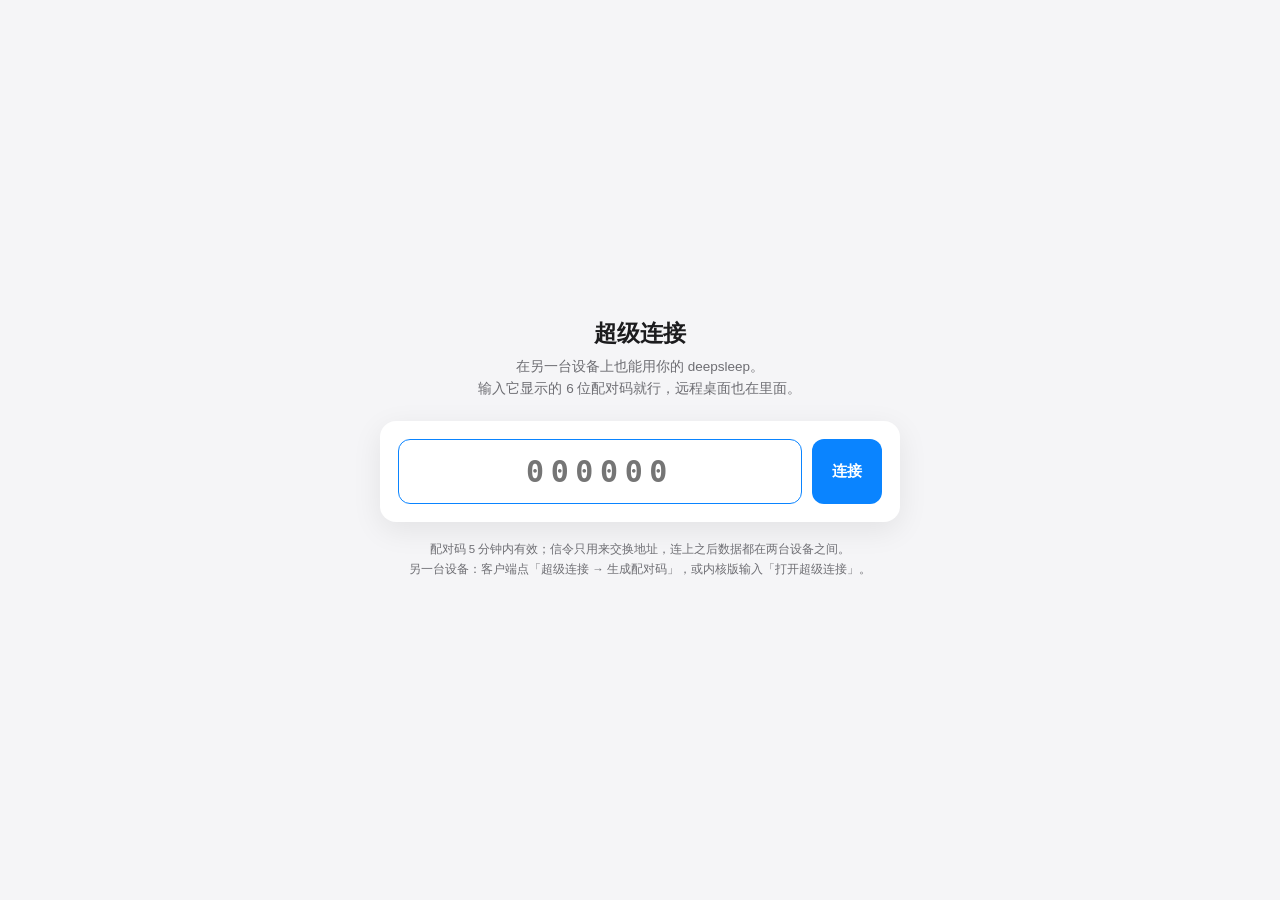
<file: web/superlink/index.html>
<!DOCTYPE html>
<html lang="zh-CN">
<head>
<meta charset="utf-8">
<meta name="viewport" content="width=device-width, initial-scale=1, viewport-fit=cover">
<title>超级连接 · deepsleep</title>
<style>
  :root { --bg:#f5f5f7; --card:#fff; --fg:#1c1c1e; --sub:#6e6e73; --line:#e3e3e6; --pri:#0a84ff; }
  @media (prefers-color-scheme: dark) {
    :root { --bg:#1c1c1e; --card:#2c2c2e; --fg:#f2f2f7; --sub:#98989d; --line:#3a3a3c; }
  }
  * { box-sizing: border-box; -webkit-tap-highlight-color: transparent; }
  body { margin:0; min-height:100vh; display:flex; align-items:center; justify-content:center; padding:22px;
         background:var(--bg); color:var(--fg);
         font:15px/1.6 -apple-system, BlinkMacSystemFont, "Segoe UI", "Microsoft YaHei", sans-serif; }
  .wrap { width:520px; max-width:100%; }
  .logo { font-size:40px; text-align:center; }
  h1 { font-size:23px; text-align:center; margin:6px 0 4px; }
  .sub { text-align:center; color:var(--sub); font-size:13.5px; margin:0 0 22px; }
  .card { background:var(--card); border-radius:16px; padding:18px; margin-bottom:14px;
          box-shadow:0 8px 30px rgba(0,0,0,.08); }
  #pairBox { display:flex; gap:10px; }
  #code { flex:1; min-width:0; font:600 30px/1 ui-monospace, Consolas, monospace; letter-spacing:.22em;
          text-align:center; padding:14px 10px; border-radius:12px; border:1px solid var(--line);
          background:transparent; color:var(--fg); outline:none; }
  #code:focus { border-color:var(--pri); }
  button.pri, a.pri { background:var(--pri); color:#fff; border:0; border-radius:12px; padding:14px 20px;
          font-size:15px; font-weight:600; cursor:pointer; text-decoration:none; white-space:nowrap;
          display:inline-flex; align-items:center; justify-content:center; }
  button.pri:disabled { opacity:.5; }
  .status { color:var(--sub); font-size:13.5px; text-align:center; padding:10px 4px; }
  .status .dot { display:inline-block; width:7px; height:7px; border-radius:50%; background:var(--pri);
          margin-right:7px; animation:blink 1.1s infinite; }
  @keyframes blink { 50% { opacity:.25; } }
  .ok { font-size:16px; font-weight:600; }
  .btns { display:flex; flex-direction:column; gap:9px; margin-top:14px; }
  .btns a.ghost { border:1px solid var(--line); border-radius:12px; padding:13px 18px; text-align:center;
          text-decoration:none; color:var(--fg); font-weight:600; font-size:14.5px; }
  .hint { color:var(--sub); font-size:12.5px; margin-top:9px; }
  .foot { text-align:center; color:var(--sub); font-size:11.5px; margin-top:18px; line-height:1.7; }
  .hidden { display:none !important; }
</style>
</head>
<body>
<div class="wrap">
  <div class="logo"></div>
  <h1>超级连接</h1>
  <p class="sub">在另一台设备上也能用你的 deepsleep。<br>输入它显示的 6 位配对码就行，远程桌面也在里面。</p>

  <div class="card" id="pairBox">
    <input id="code" maxlength="6" inputmode="numeric" pattern="[0-9]*" placeholder="000000" autocomplete="off" spellcheck="false">
    <button class="pri" id="btnGo">连接</button>
  </div>

  <div class="status hidden" id="status"></div>

  <div class="card hidden" id="done">
    <div class="ok">已连上 <span id="peerName"></span></div>
    <div class="hint" id="modeHint"></div>
    <div class="btns">
      <a class="pri" id="linkRd" target="_blank" rel="noreferrer">打开远程桌面</a>
      <a class="ghost" id="linkFull" target="_blank" rel="noreferrer">打开完整控制台</a>
    </div>
  </div>

  <p class="foot">配对码 5 分钟内有效；信令只用来交换地址，连上之后数据都在两台设备之间。<br>
     另一台设备：客户端点「超级连接 → 生成配对码」，或内核版输入「打开超级连接」。</p>
</div>
<script src="superlink.js"></script>
</body>
</html>
</file>
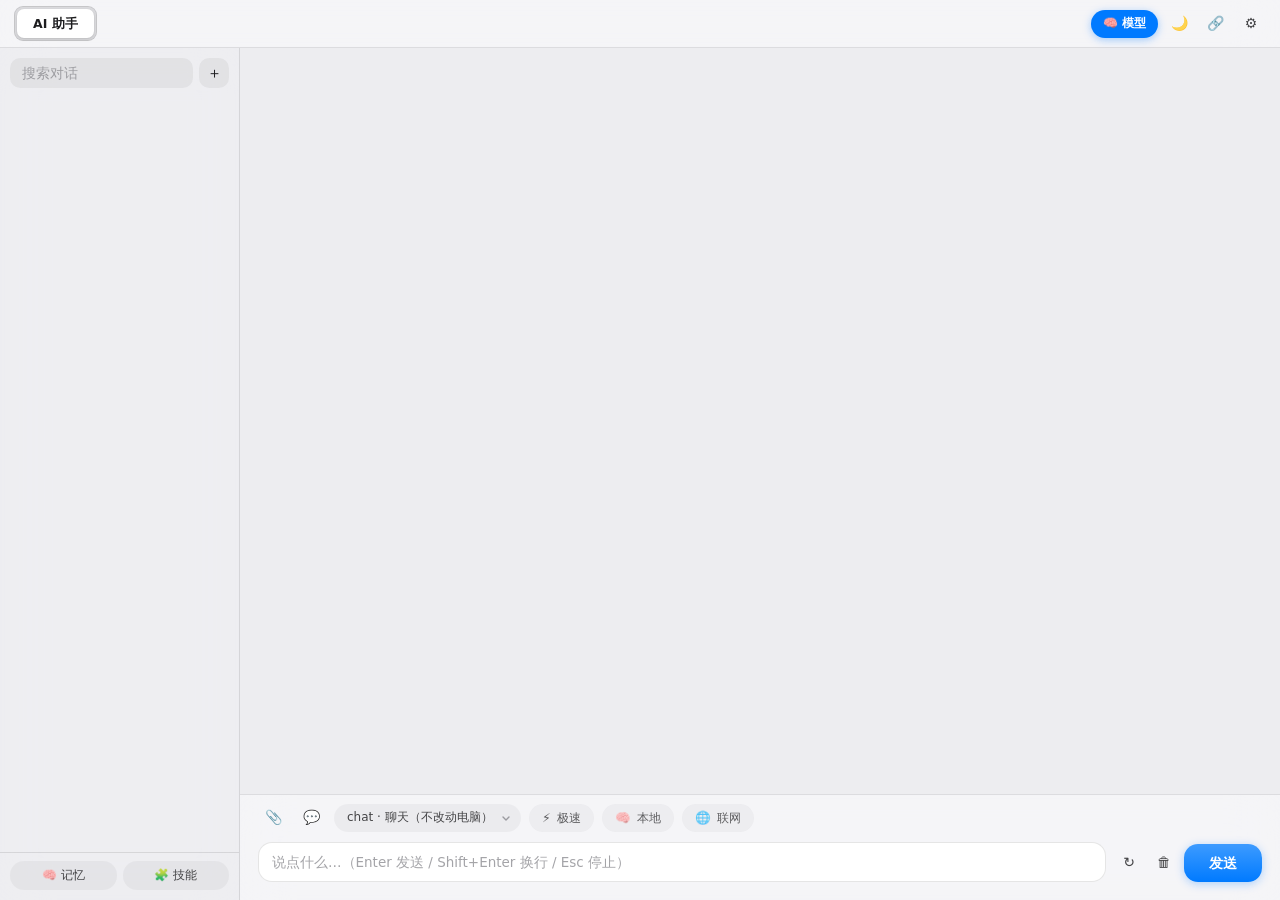
<file: release/deepsleep-core-3.1.0-win-x64 (2)/ui/index.html>
﻿<!DOCTYPE html>
<html lang="zh-CN">
<head>
<meta charset="utf-8">
<meta name="viewport" content="width=device-width, initial-scale=1">
<title>deepsleep</title>
<link rel="stylesheet" href="style.css">
</head>
<body class="light">
<div id="app">

  <!-- 自绘标题栏（36px）之上是客户端区域，这里画 macOS 顶部工具条 -->
  <header id="topbar">
    <!-- 集群标签页已撤掉：拆分任务改由主助手自己完成（「拆分任务」工具），
         不再需要用户手动切到另一个标签页去拼一个团队。 -->
    <div class="seg" id="seg">
      <button data-tab="0" class="on">AI 助手</button>
    </div>
    <div class="tb-right">
      <button id="btnModel" class="pill" title="切换模型（列表联网获取，不用去设置里翻）">🧠 <span id="modelText">模型</span></button>
      <button id="btnUpdate" class="pill hidden">⬆ <span id="updateText">检查更新</span></button>
      <button id="btnTheme" class="icon" title="深浅色">🌙</button>
      <button id="btnLink" class="icon" title="超级连接（配对码 / 远程桌面）">🔗</button>
      <button id="btnSettings" class="icon" title="设置">⚙</button>
    </div>
  </header>

  <div id="main">
    <aside id="sidebar">
      <div class="side-top">
        <input id="convSearch" type="text" placeholder="搜索对话">
        <button id="btnNew" class="round" title="新建对话">＋</button>
      </div>
      <div id="convList" class="scroll"></div>
      <div class="side-bottom">
        <button id="btnMemory" class="chip-btn" title="长期记忆">🧠 记忆</button>
        <button id="btnSkills" class="chip-btn" title="技能管理">🧩 技能</button>
      </div>
    </aside>

    <main id="chat">
      <div id="agents" class="agents hidden"></div>
      <div id="msgs" class="scroll"></div>
      <button id="btnBottom" class="fab hidden" title="回到底部">↓</button>

      <div id="composer">
        <div class="compose-row">
          <button id="btnAttach" class="icon" title="上传文件">📎</button>
          <button id="btnTpl" class="icon" title="快捷指令">💬</button>
          <button id="btnClusterTpl" class="icon hidden" title="分工模板">👥</button>
          <select id="mode" title="工具权限模式">
            <option value="chat">chat · 聊天（不改动电脑）</option>
            <option value="work">work · 命令需确认</option>
            <option value="boom">boom · 全自动</option>
          </select>
          <label class="chip"><input type="checkbox" id="tgFast"><i>⚡</i><span>极速</span></label>
          <label class="chip"><input type="checkbox" id="tgLocal"><i>🧠</i><span>本地</span></label>
          <label class="chip" title="网络搜索 / 深度研究"><input type="checkbox" id="tgSearch"><i>🌐</i><span>联网</span></label>
        </div>
        <div class="input-row">
          <textarea id="input" rows="1" placeholder="说点什么…（Enter 发送 / Shift+Enter 换行 / Esc 停止）"></textarea>
          <div class="compose-actions">
            <button id="btnRegen" class="icon" title="重新生成">↻</button>
            <button id="btnClear" class="icon" title="清空当前对话">🗑</button>
            <button id="btnSend" class="send">发送</button>
          </div>
        </div>
        <div class="compose-foot">
          <span id="busy" class="busy"></span>
          <span id="statusLine" class="status"></span>
        </div>
      </div>
    </main>
  </div>
</div>

<div id="toasts"></div>
<div id="modalRoot"></div>

<!-- 应用内远程桌面 / 完整控制台：桌面端本身是 WebView，再拉系统浏览器等于另开一个壳，
     会话、深色模式、快捷键全都对不上。这里直接在本页面里用 iframe 承载对端页面。 -->
<div id="rdRoot" class="hidden">
  <div id="rdBar">
    <button id="rdBack" class="rd-btn" title="返回（Esc）">← 返回</button>
    <b id="rdTitle">远程桌面</b>
    <span id="rdInfo"></span>
    <span class="grow"></span>
    <button id="rdOpen" class="rd-btn" title="在系统浏览器里打开">在新窗口打开</button>
    <button id="rdReload" class="rd-btn" title="重新加载">↻</button>
  </div>
  <iframe id="rdFrame" allow="clipboard-read; clipboard-write" referrerpolicy="no-referrer"></iframe>
</div>

<script src="app.js"></script>
</body>
</html>
</file>
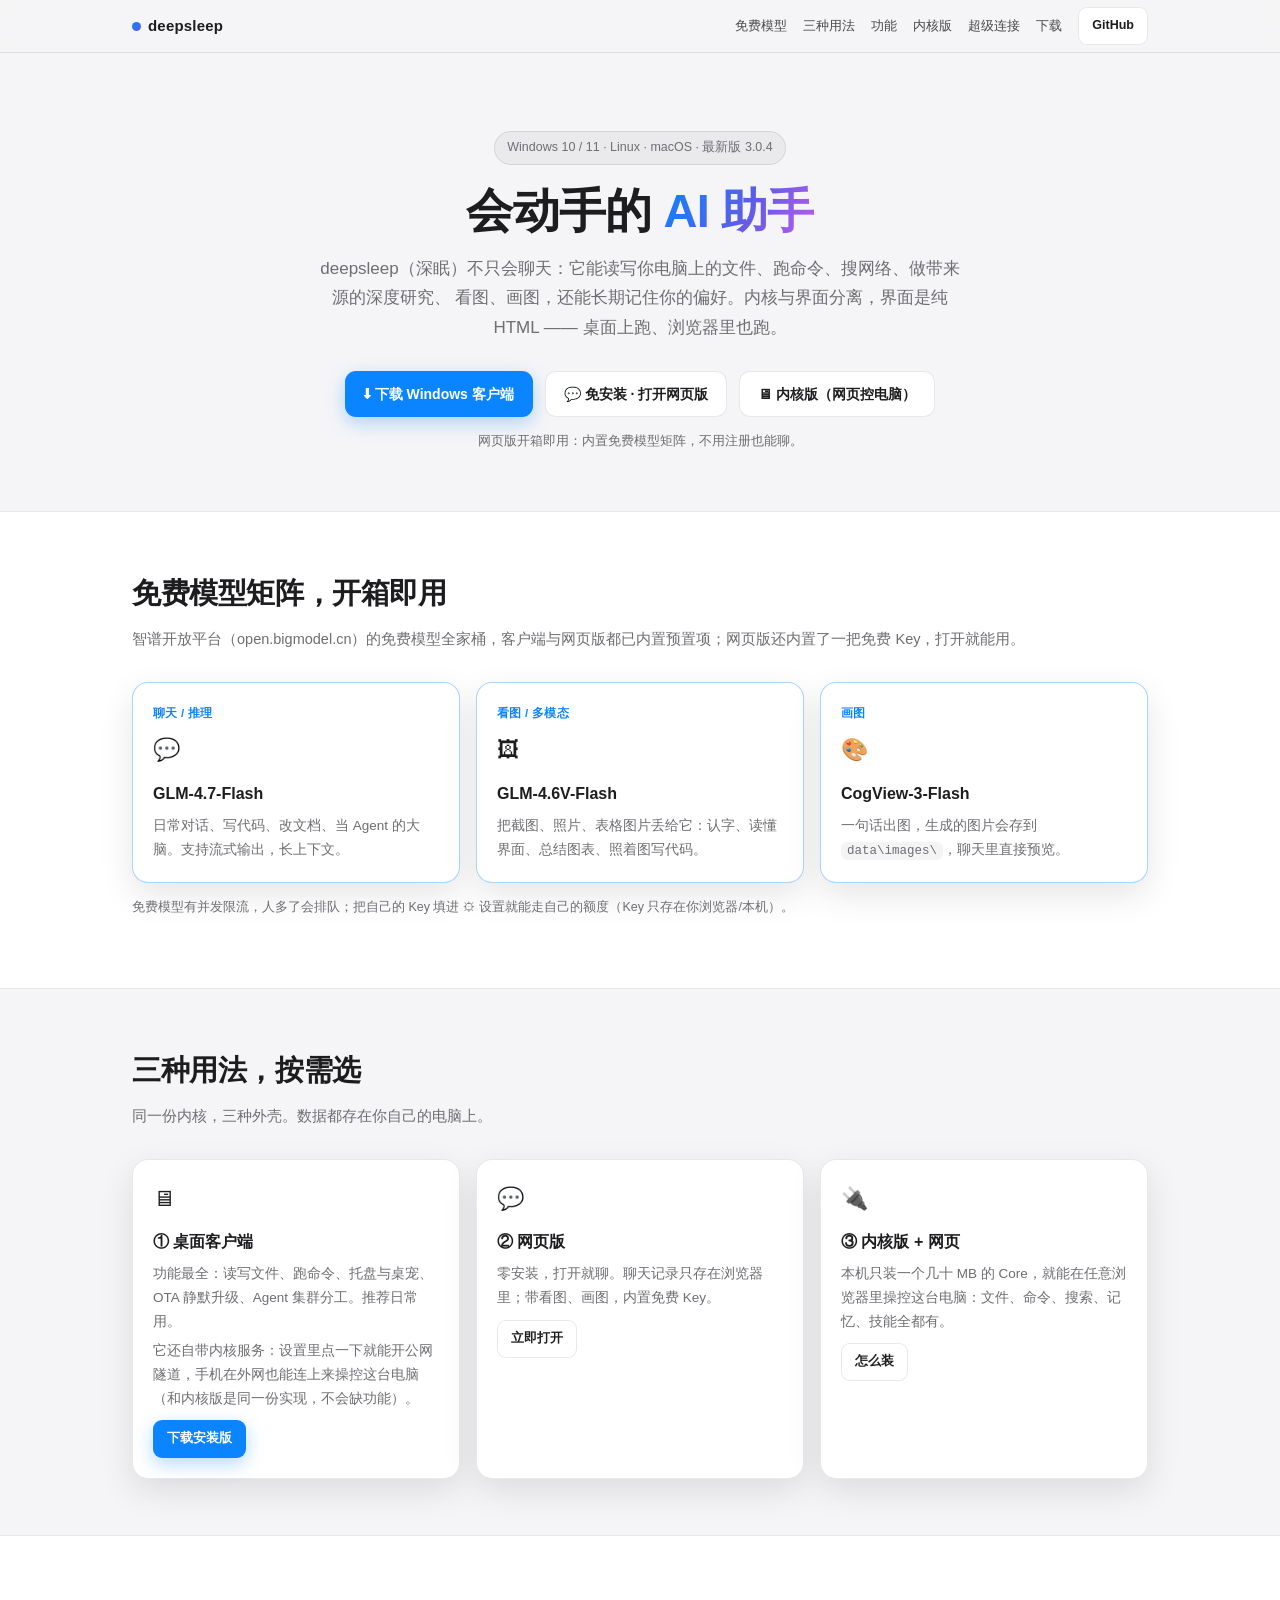
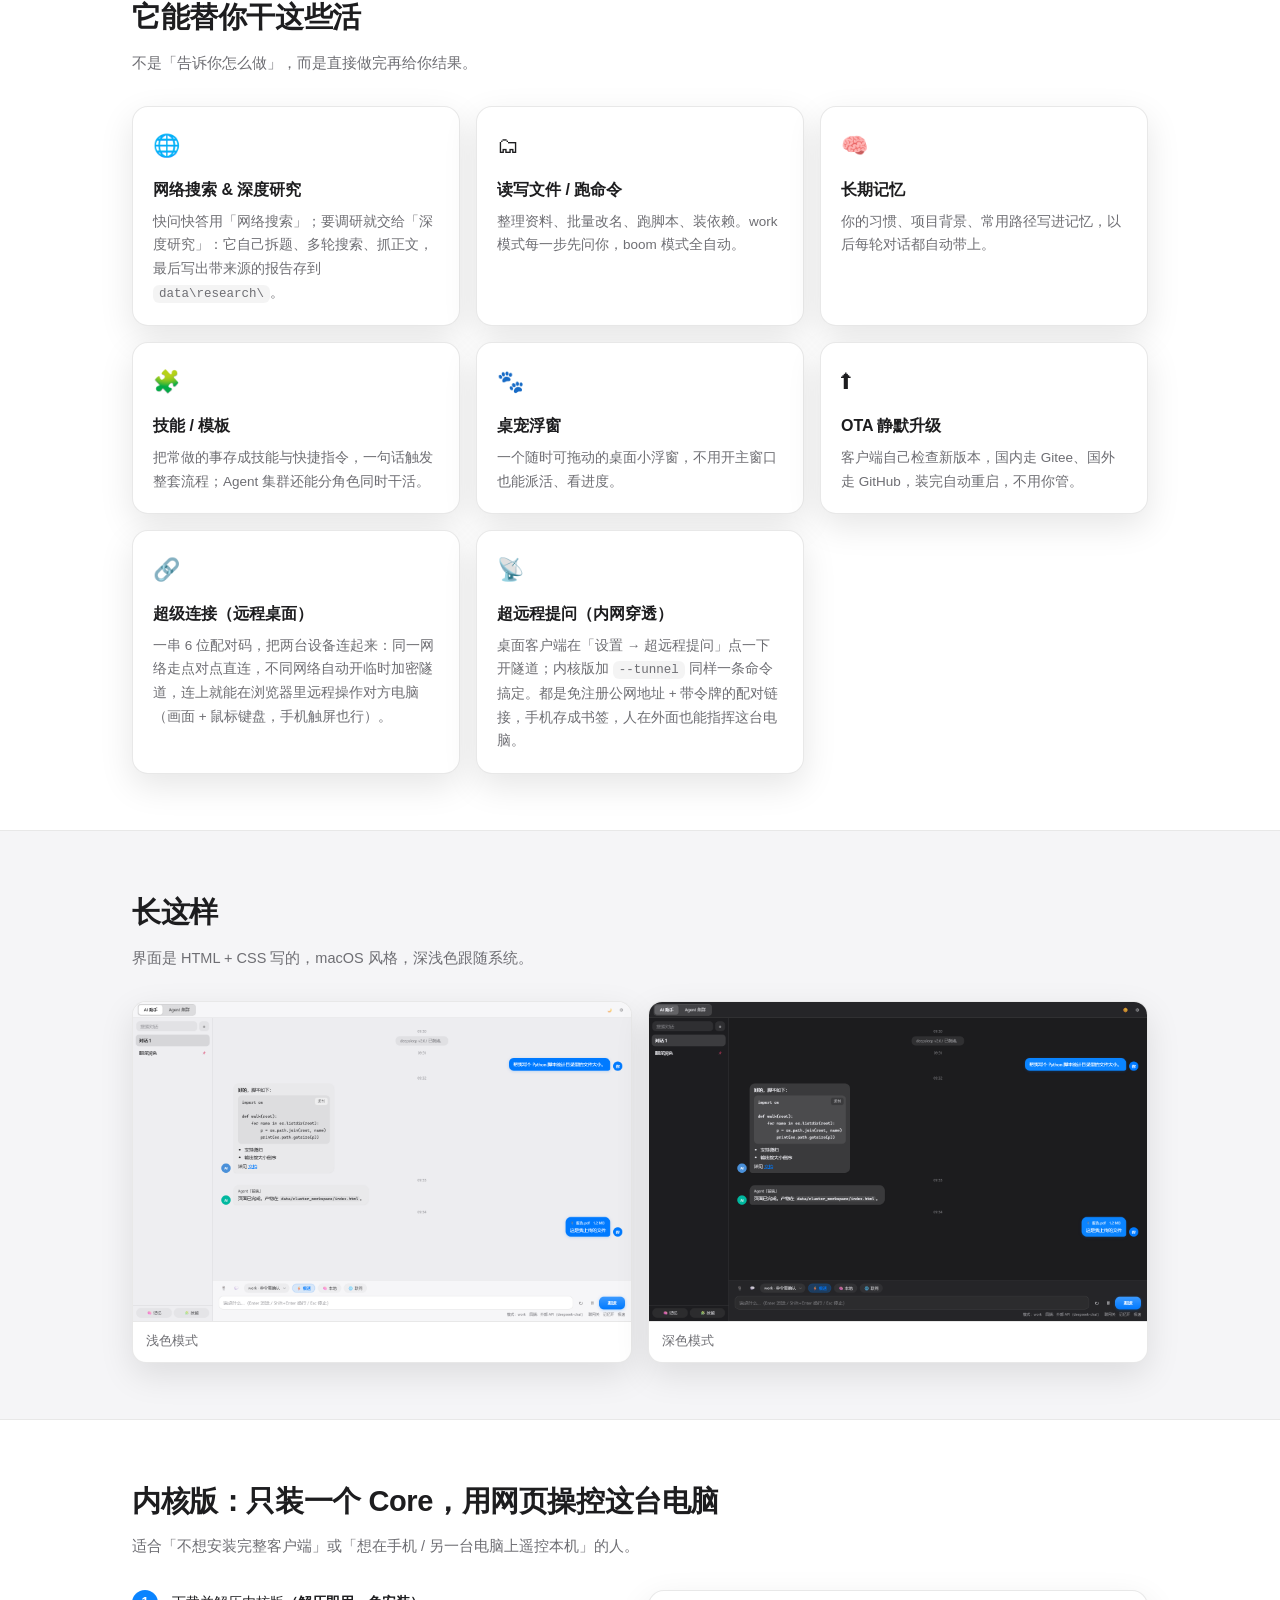
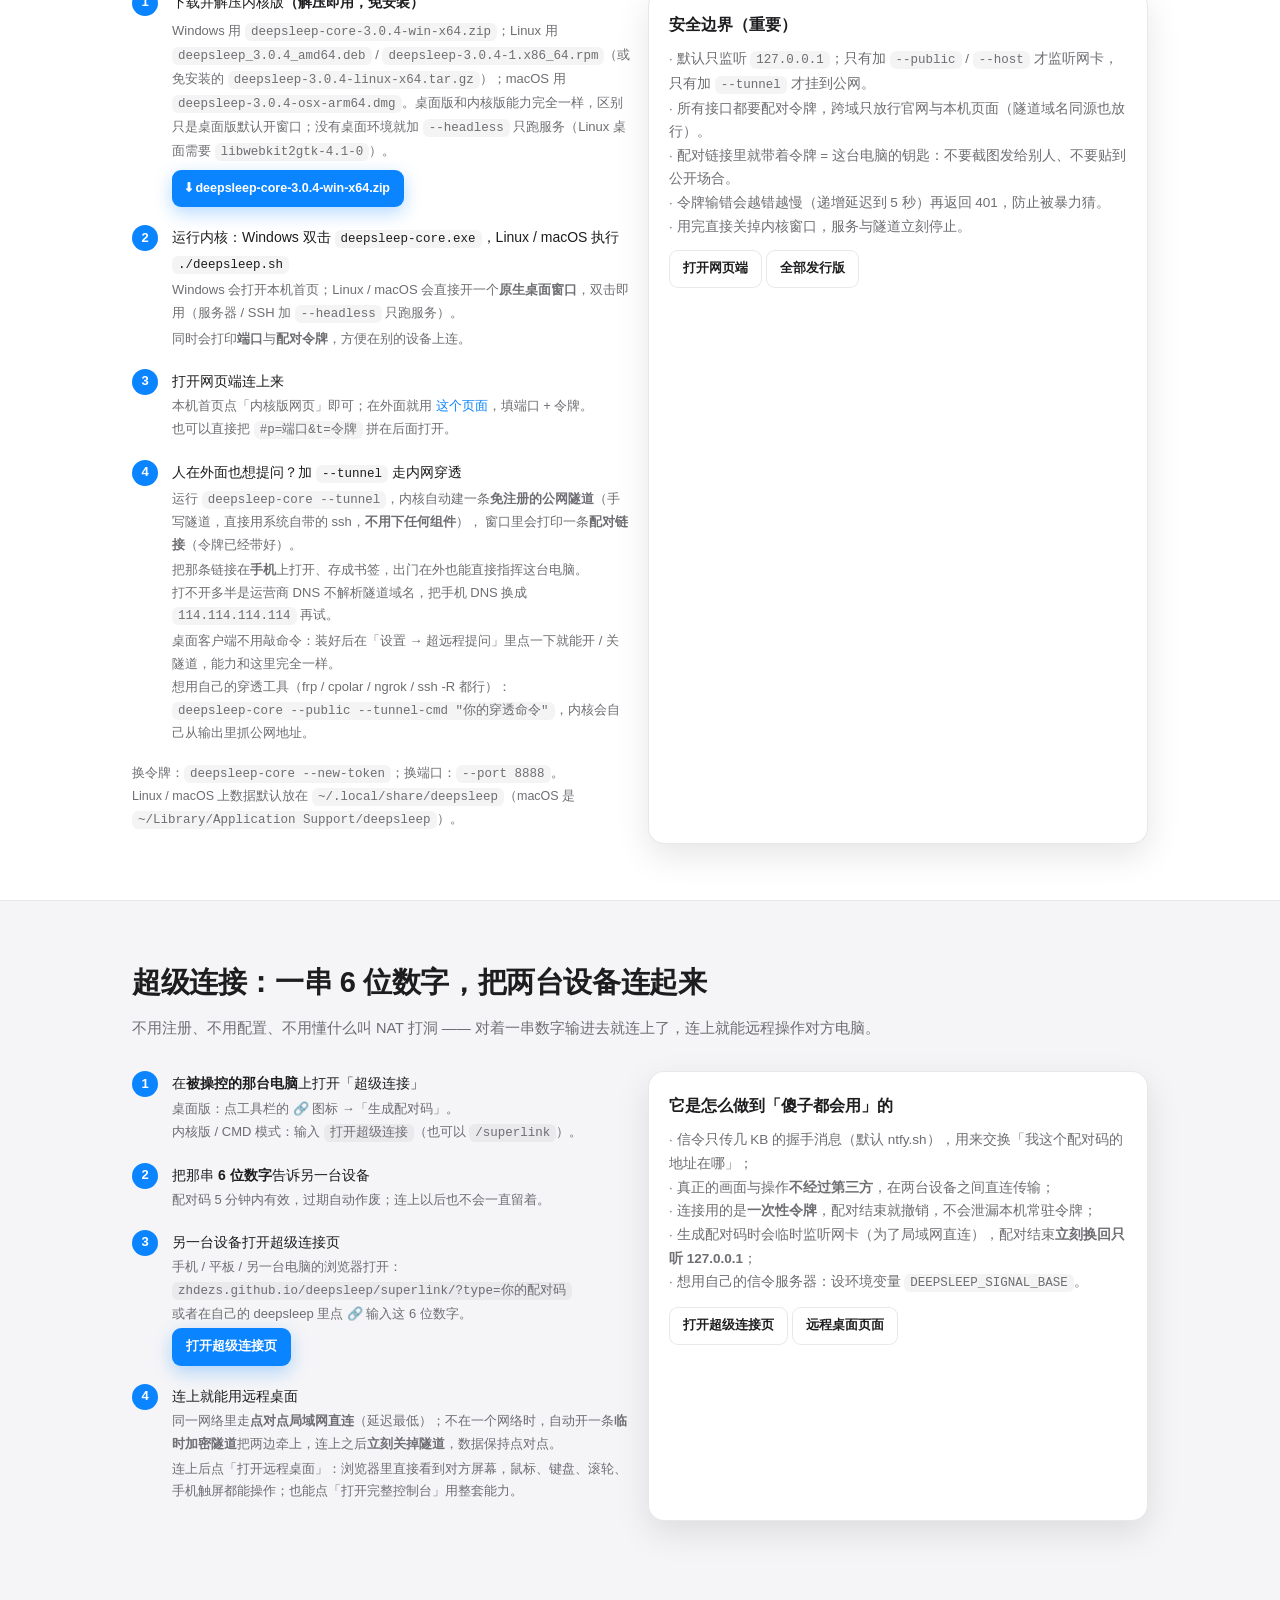
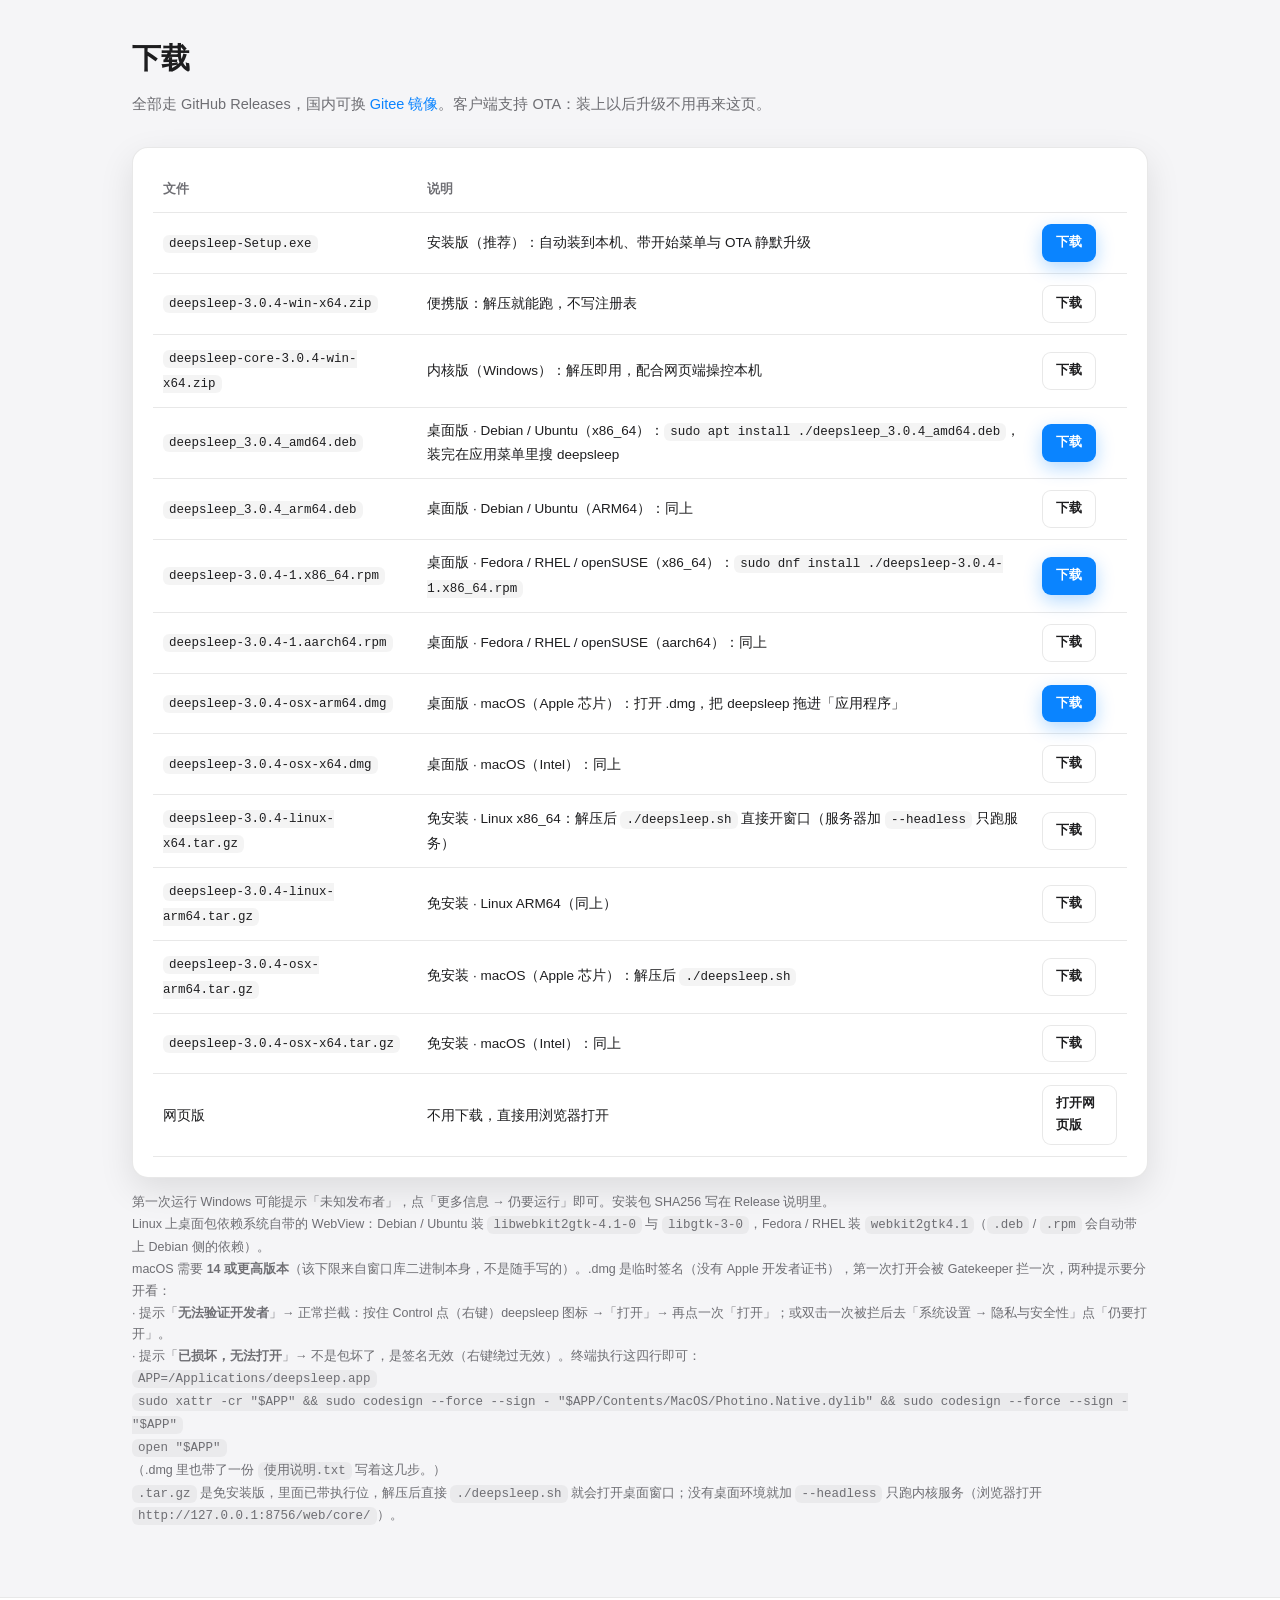
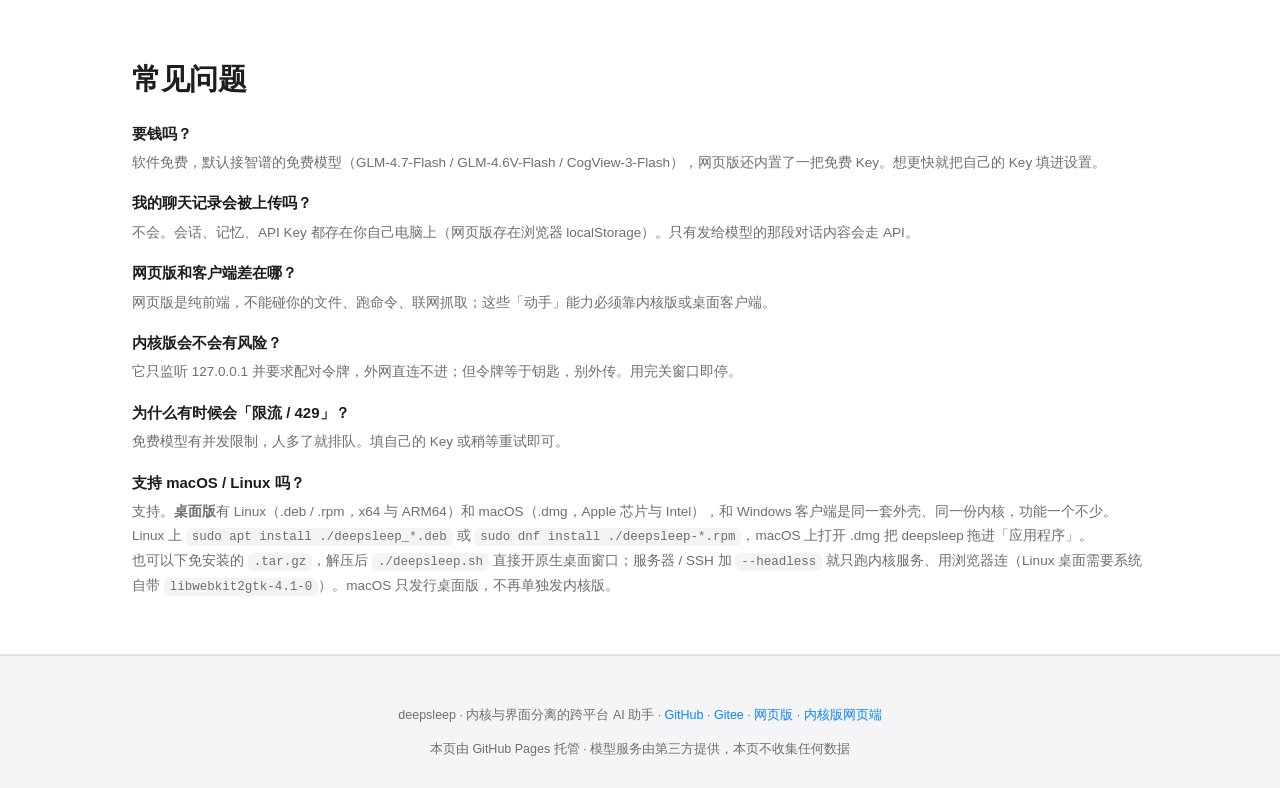
<file: release/deepsleep-core-3.1.0-win-x64 (2)/web/index.html>
<!DOCTYPE html>
<html lang="zh-CN">
<head>
<meta charset="utf-8">
<meta name="viewport" content="width=device-width, initial-scale=1">
<title>deepsleep · 会动手的 AI 助手</title>
<meta name="description" content="deepsleep（深眠）—— 能读写文件、跑命令、搜网络、做深度研究、看图、画图的 Windows AI 助手。桌面客户端 / 免安装网页版 / 内核版控电脑，三种用法。">
<meta name="keywords" content="deepsleep,AI 助手,Agent,GLM-4.7-Flash,GLM-4.6V-Flash,CogView-3-Flash,免费大模型">
<link rel="icon" href="data:image/svg+xml,%3Csvg xmlns='http://www.w3.org/2000/svg' viewBox='0 0 32 32'%3E%3Ccircle cx='16' cy='16' r='13' fill='%230a84ff'/%3E%3C/svg%3E">
<meta property="og:title" content="deepsleep · 会动手的 AI 助手">
<meta property="og:description" content="桌面客户端 / 免安装网页版 / 内核版控电脑。内置免费模型矩阵：GLM-4.7-Flash 聊天、GLM-4.6V-Flash 看图、CogView-3-Flash 画图。">
<meta property="og:type" content="website">
</head>
<body>
<style>:root{
  --bg:#f5f5f7; --card:#ffffff; --fg:#1d1d1f; --muted:#6e6e73; --line:rgba(0,0,0,.09);
  --blue:#0a84ff; --blue2:#0071e3; --shadow:0 12px 34px rgba(0,0,0,.10); --hover:rgba(0,0,0,.045);
}
@media (prefers-color-scheme: dark){
  :root{ --bg:#000000; --card:#1c1c1e; --fg:#f5f5f7; --muted:#98989d; --line:rgba(255,255,255,.12);
         --shadow:0 14px 40px rgba(0,0,0,.55); --hover:rgba(255,255,255,.07); }
}
*{box-sizing:border-box}
html{scroll-behavior:smooth}
body{margin:0;background:var(--bg);color:var(--fg);
  font:15px/1.75 -apple-system,BlinkMacSystemFont,"SF Pro SC","PingFang SC","Segoe UI","Microsoft YaHei",sans-serif;
  -webkit-font-smoothing:antialiased}
a{color:var(--blue);text-decoration:none}
a:hover{text-decoration:underline}
.wrap{max-width:1060px;margin:0 auto;padding:0 22px}
nav{position:sticky;top:0;z-index:20;background:rgba(245,245,247,.78);backdrop-filter:saturate(180%) blur(20px);
  border-bottom:1px solid var(--line)}
@media (prefers-color-scheme: dark){nav{background:rgba(0,0,0,.72)}}
nav .wrap{display:flex;align-items:center;gap:16px;height:52px}
.logo{font-weight:700;letter-spacing:.2px;font-size:15px;display:flex;align-items:center;gap:7px}
.logo i{width:9px;height:9px;border-radius:50%;background:linear-gradient(135deg,#0a84ff,#5e5ce6);display:inline-block}
nav .sp{flex:1}
nav a.lnk{color:var(--fg);font-size:13px;opacity:.8}
nav a.lnk:hover{opacity:1;text-decoration:none}
.btn{display:inline-flex;align-items:center;gap:7px;padding:10px 18px;border-radius:11px;font-size:14px;font-weight:600;
  border:1px solid transparent;cursor:pointer;text-decoration:none!important}
.btn.pri{background:var(--blue);color:#fff;box-shadow:0 6px 18px rgba(10,132,255,.30)}
.btn.pri:hover{background:var(--blue2)}
.btn.gho{background:var(--card);color:var(--fg);border-color:var(--line)}
.btn.gho:hover{background:var(--hover)}
.btn.sm{padding:7px 13px;font-size:12.5px;border-radius:9px}
header.hero{padding:78px 0 58px;text-align:center}
.badge{display:inline-block;padding:5px 12px;border-radius:999px;background:var(--hover);color:var(--muted);font-size:12.5px;
  border:1px solid var(--line);margin-bottom:20px}
h1{font-size:47px;line-height:1.12;margin:0 0 16px;letter-spacing:-.8px}
h1 em{font-style:normal;background:linear-gradient(120deg,#0a84ff,#5e5ce6 55%,#bf5af2);-webkit-background-clip:text;
  background-clip:text;color:transparent}
.lead{font-size:17px;color:var(--muted);max-width:640px;margin:0 auto 28px}
.cta{display:flex;gap:12px;justify-content:center;flex-wrap:wrap}
.hint{margin-top:14px;font-size:12.5px;color:var(--muted)}
section{padding:56px 0}
section.alt{background:var(--card);border-top:1px solid var(--line);border-bottom:1px solid var(--line)}
h2{font-size:29px;margin:0 0 8px;letter-spacing:-.4px}
.sub{color:var(--muted);margin:0 0 30px;font-size:14.5px}
.grid{display:grid;gap:16px}
.g3{grid-template-columns:repeat(3,1fr)}
.g2{grid-template-columns:repeat(2,1fr)}
@media (max-width:820px){.g3,.g2{grid-template-columns:1fr}h1{font-size:33px}section{padding:40px 0}}
.card{background:var(--card);border:1px solid var(--line);border-radius:16px;padding:20px;box-shadow:var(--shadow)}
.card h3{margin:0 0 6px;font-size:16px}
.card p{margin:0;color:var(--muted);font-size:13.5px}
.card .tag{font-size:11.5px;color:var(--blue);font-weight:600;letter-spacing:.3px;display:block;margin-bottom:8px}
.ico{font-size:22px;display:block;margin-bottom:10px}
.free .card{border-color:rgba(10,132,255,.35)}
.step{display:flex;gap:14px;align-items:flex-start;margin-bottom:18px}
.step b.n{flex:0 0 26px;height:26px;border-radius:50%;background:var(--blue);color:#fff;font-size:13px;
  display:flex;align-items:center;justify-content:center}
.step div{font-size:14px}
.step p{margin:2px 0 0;color:var(--muted);font-size:13px}
.shots{display:grid;grid-template-columns:1fr 1fr;gap:16px}
@media (max-width:820px){.shots{grid-template-columns:1fr}}
.shots figure{margin:0;background:var(--card);border:1px solid var(--line);border-radius:14px;overflow:hidden;box-shadow:var(--shadow)}
.shots img{width:100%;display:block}
.shots figcaption{padding:9px 13px;font-size:12.5px;color:var(--muted);border-top:1px solid var(--line)}
dl.faq{margin:0}
dl.faq dt{font-weight:600;margin-top:16px}
dl.faq dd{margin:4px 0 0;color:var(--muted);font-size:13.5px}
footer{padding:36px 0 54px;color:var(--muted);font-size:12.5px;text-align:center;border-top:1px solid var(--line)}
code{font-family:ui-monospace,SFMono-Regular,Consolas,monospace;background:var(--hover);padding:2px 6px;border-radius:6px;font-size:12.5px}
table.dl{width:100%;border-collapse:collapse;font-size:13.5px}
table.dl td,table.dl th{text-align:left;padding:11px 10px;border-bottom:1px solid var(--line);vertical-align:middle}
table.dl th{color:var(--muted);font-weight:600;font-size:12.5px}</style>
</head>
<body>

<nav><div class="wrap">
  <span class="logo"><i></i>deepsleep</span>
  <span class="sp"></span>
  <a class="lnk" href="#free">免费模型</a>
  <a class="lnk" href="#ways">三种用法</a>
  <a class="lnk" href="#features">功能</a>
  <a class="lnk" href="#core">内核版</a>
  <a class="lnk" href="#superlink">超级连接</a>
  <a class="lnk" href="#download">下载</a>
  <a class="btn gho sm" href="https://github.com/zhdezs/deepsleep" target="_blank" rel="noreferrer">GitHub</a>
</div></nav>

<header class="hero"><div class="wrap">
  <div class="badge">Windows 10 / 11 · Linux · macOS · 最新版 3.0.4</div>
  <h1>会动手的 <em>AI 助手</em></h1>
  <p class="lead">deepsleep（深眠）不只会聊天：它能读写你电脑上的文件、跑命令、搜网络、做带来源的深度研究、
     看图、画图，还能长期记住你的偏好。内核与界面分离，界面是纯 HTML —— 桌面上跑、浏览器里也跑。</p>
  <div class="cta">
    <a class="btn pri" href="#download">⬇ 下载 Windows 客户端</a>
    <a class="btn gho" href="app/">💬 免安装 · 打开网页版</a>
    <a class="btn gho" href="#core">🖥 内核版（网页控电脑）</a>
  </div>
  <div class="hint">网页版开箱即用：内置免费模型矩阵，不用注册也能聊。</div>
</div></header>

<section id="free" class="alt"><div class="wrap">
  <h2>免费模型矩阵，开箱即用</h2>
  <p class="sub">智谱开放平台（open.bigmodel.cn）的免费模型全家桶，客户端与网页版都已内置预置项；网页版还内置了一把免费 Key，打开就能用。</p>
  <div class="grid g3 free">
    <div class="card"><span class="tag">聊天 / 推理</span><span class="ico">💬</span>
      <h3>GLM-4.7-Flash</h3>
      <p>日常对话、写代码、改文档、当 Agent 的大脑。支持流式输出，长上下文。</p></div>
    <div class="card"><span class="tag">看图 / 多模态</span><span class="ico">🖼</span>
      <h3>GLM-4.6V-Flash</h3>
      <p>把截图、照片、表格图片丢给它：认字、读懂界面、总结图表、照着图写代码。</p></div>
    <div class="card"><span class="tag">画图</span><span class="ico">🎨</span>
      <h3>CogView-3-Flash</h3>
      <p>一句话出图，生成的图片会存到 <code>data\images\</code>，聊天里直接预览。</p></div>
  </div>
  <p class="hint">免费模型有并发限流，人多了会排队；把自己的 Key 填进 ⚙ 设置就能走自己的额度（Key 只存在你浏览器/本机）。</p>
</div></section>

<section id="ways"><div class="wrap">
  <h2>三种用法，按需选</h2>
  <p class="sub">同一份内核，三种外壳。数据都存在你自己的电脑上。</p>
  <div class="grid g3">
    <div class="card"><span class="ico">🖥</span><h3>① 桌面客户端</h3>
      <p>功能最全：读写文件、跑命令、托盘与桌宠、OTA 静默升级、Agent 集群分工。推荐日常用。</p>
      <p style="margin-top:6px">它还自带内核服务：设置里点一下就能开公网隧道，手机在外网也能连上来操控这台电脑（和内核版是同一份实现，不会缺功能）。</p>
      <p style="margin-top:10px"><a class="btn pri sm" href="#download">下载安装版</a></p></div>
    <div class="card"><span class="ico">💬</span><h3>② 网页版</h3>
      <p>零安装，打开就聊。聊天记录只存在浏览器里；带看图、画图，内置免费 Key。</p>
      <p style="margin-top:10px"><a class="btn gho sm" href="app/">立即打开</a></p></div>
    <div class="card"><span class="ico">🔌</span><h3>③ 内核版 + 网页</h3>
      <p>本机只装一个几十 MB 的 Core，就能在任意浏览器里操控这台电脑：文件、命令、搜索、记忆、技能全都有。</p>
      <p style="margin-top:10px"><a class="btn gho sm" href="#core">怎么装</a></p></div>
  </div>
</div></section>

<section id="features" class="alt"><div class="wrap">
  <h2>它能替你干这些活</h2>
  <p class="sub">不是「告诉你怎么做」，而是直接做完再给你结果。</p>
  <div class="grid g3">
    <div class="card"><span class="ico">🌐</span><h3>网络搜索 &amp; 深度研究</h3>
      <p>快问快答用「网络搜索」；要调研就交给「深度研究」：它自己拆题、多轮搜索、抓正文，最后写出带来源的报告存到 <code>data\research\</code>。</p></div>
    <div class="card"><span class="ico">🗂</span><h3>读写文件 / 跑命令</h3>
      <p>整理资料、批量改名、跑脚本、装依赖。work 模式每一步先问你，boom 模式全自动。</p></div>
    <div class="card"><span class="ico">🧠</span><h3>长期记忆</h3>
      <p>你的习惯、项目背景、常用路径写进记忆，以后每轮对话都自动带上。</p></div>
    <div class="card"><span class="ico">🧩</span><h3>技能 / 模板</h3>
      <p>把常做的事存成技能与快捷指令，一句话触发整套流程；Agent 集群还能分角色同时干活。</p></div>
    <div class="card"><span class="ico">🐾</span><h3>桌宠浮窗</h3>
      <p>一个随时可拖动的桌面小浮窗，不用开主窗口也能派活、看进度。</p></div>
    <div class="card"><span class="ico">⬆</span><h3>OTA 静默升级</h3>
      <p>客户端自己检查新版本，国内走 Gitee、国外走 GitHub，装完自动重启，不用你管。</p></div>
    <div class="card"><span class="ico">🔗</span><h3>超级连接（远程桌面）</h3>
      <p>一串 6 位配对码，把两台设备连起来：同一网络走点对点直连，不同网络自动开临时加密隧道，连上就能在浏览器里远程操作对方电脑（画面 + 鼠标键盘，手机触屏也行）。</p></div>
    <div class="card"><span class="ico">📡</span><h3>超远程提问（内网穿透）</h3>
      <p>桌面客户端在「设置 → 超远程提问」点一下开隧道；内核版加 <code>--tunnel</code> 同样一条命令搞定。都是免注册公网地址 + 带令牌的配对链接，手机存成书签，人在外面也能指挥这台电脑。</p></div>
  </div>
</div></section>

<section id="shots"><div class="wrap">
  <h2>长这样</h2>
  <p class="sub">界面是 HTML + CSS 写的，macOS 风格，深浅色跟随系统。</p>
  <div class="shots">
    <figure><img src="assets/site-light.png" alt="deepsleep 浅色界面" loading="lazy"><figcaption>浅色模式</figcaption></figure>
    <figure><img src="assets/site-dark.png" alt="deepsleep 深色界面" loading="lazy"><figcaption>深色模式</figcaption></figure>
  </div>
</div></section>

<section id="core" class="alt"><div class="wrap">
  <h2>内核版：只装一个 Core，用网页操控这台电脑</h2>
  <p class="sub">适合「不想安装完整客户端」或「想在手机 / 另一台电脑上遥控本机」的人。</p>
  <div class="grid g2">
    <div>
      <div class="step"><b class="n">1</b><div>下载并解压内核版<strong>（解压即用，免安装）</strong>
        <p class="hint" style="margin:6px 0">Windows 用 <code>deepsleep-core-3.0.4-win-x64.zip</code>；Linux 用 <code>deepsleep_3.0.4_amd64.deb</code> / <code>deepsleep-3.0.4-1.x86_64.rpm</code>（或免安装的 <code>deepsleep-3.0.4-linux-x64.tar.gz</code>）；macOS 用 <code>deepsleep-3.0.4-osx-arm64.dmg</code>。桌面版和内核版能力完全一样，区别只是桌面版默认开窗口；没有桌面环境就加 <code>--headless</code> 只跑服务（Linux 桌面需要 <code>libwebkit2gtk-4.1-0</code>）。</p>
        <p><a class="btn pri sm" href="https://github.com/zhdezs/deepsleep/releases/latest/download/deepsleep-core-3.0.4-win-x64.zip" target="_blank" rel="noreferrer">⬇ deepsleep-core-3.0.4-win-x64.zip</a></p></div></div>
      <div class="step"><b class="n">2</b><div>运行内核：Windows 双击 <code>deepsleep-core.exe</code>，Linux / macOS 执行 <code>./deepsleep.sh</code>
        <p>Windows 会打开本机首页；Linux / macOS 会直接开一个<strong>原生桌面窗口</strong>，双击即用（服务器 / SSH 加 <code>--headless</code> 只跑服务）。</p>
        <p>同时会打印<strong>端口</strong>与<strong>配对令牌</strong>，方便在别的设备上连。</p></div></div>
      <div class="step"><b class="n">3</b><div>打开网页端连上来
        <p>本机首页点「内核版网页」即可；在外面就用 <a href="core/">这个页面</a>，填端口 + 令牌。<br>
           也可以直接把 <code>#p=端口&amp;t=令牌</code> 拼在后面打开。</p></div></div>
      <div class="step"><b class="n">4</b><div>人在外面也想提问？加 <code>--tunnel</code> 走内网穿透
        <p>运行 <code>deepsleep-core --tunnel</code>，内核自动建一条<strong>免注册的公网隧道</strong>（手写隧道，直接用系统自带的 ssh，<strong>不用下任何组件</strong>），
           窗口里会打印一条<strong>配对链接</strong>（令牌已经带好）。</p>
        <p>把那条链接在<strong>手机</strong>上打开、存成书签，出门在外也能直接指挥这台电脑。<br>
           打不开多半是运营商 DNS 不解析隧道域名，把手机 DNS 换成 <code>114.114.114.114</code> 再试。</p>
        <p class="hint">桌面客户端不用敲命令：装好后在「设置 → 超远程提问」里点一下就能开 / 关隧道，能力和这里完全一样。<br>
           想用自己的穿透工具（frp / cpolar / ngrok / ssh -R 都行）：<br>
           <code>deepsleep-core --public --tunnel-cmd "你的穿透命令"</code>，内核会自己从输出里抓公网地址。</p></div></div>
      <p class="hint">换令牌：<code>deepsleep-core --new-token</code>；换端口：<code>--port 8888</code>。<br>
         Linux / macOS 上数据默认放在 <code>~/.local/share/deepsleep</code>（macOS 是 <code>~/Library/Application Support/deepsleep</code>）。</p>
    </div>
    <div class="card">
      <h3>安全边界（重要）</h3>
      <p style="margin-top:8px">· 默认只监听 <code>127.0.0.1</code>；只有加 <code>--public</code> / <code>--host</code> 才监听网卡，只有加 <code>--tunnel</code> 才挂到公网。<br>
         · 所有接口都要配对令牌，跨域只放行官网与本机页面（隧道域名同源也放行）。<br>
         · 配对链接里就带着令牌 = 这台电脑的钥匙：不要截图发给别人、不要贴到公开场合。<br>
         · 令牌输错会越错越慢（递增延迟到 5 秒）再返回 401，防止被暴力猜。<br>
         · 用完直接关掉内核窗口，服务与隧道立刻停止。</p>
      <p style="margin-top:12px"><a class="btn gho sm" href="core/">打开网页端</a>
         <a class="btn gho sm" href="https://github.com/zhdezs/deepsleep/releases" target="_blank" rel="noreferrer">全部发行版</a></p>
    </div>
  </div>
</div></section>

<section id="superlink"><div class="wrap">
  <h2>超级连接：一串 6 位数字，把两台设备连起来</h2>
  <p class="sub">不用注册、不用配置、不用懂什么叫 NAT 打洞 —— 对着一串数字输进去就连上了，连上就能远程操作对方电脑。</p>
  <div class="grid g2">
    <div>
      <div class="step"><b class="n">1</b><div>在<strong>被操控的那台电脑</strong>上打开「超级连接」
        <p>桌面版：点工具栏的 <strong>🔗</strong> 图标 →「生成配对码」。<br>
           内核版 / CMD 模式：输入 <code>打开超级连接</code>（也可以 <code>/superlink</code>）。</p></div></div>
      <div class="step"><b class="n">2</b><div>把那串 <strong>6 位数字</strong>告诉另一台设备
        <p>配对码 5 分钟内有效，过期自动作废；连上以后也不会一直留着。</p></div></div>
      <div class="step"><b class="n">3</b><div>另一台设备打开超级连接页
        <p>手机 / 平板 / 另一台电脑的浏览器打开：<br>
           <code>zhdezs.github.io/deepsleep/superlink/?type=你的配对码</code><br>
           或者在自己的 deepsleep 里点 🔗 输入这 6 位数字。</p>
        <p><a class="btn pri sm" href="superlink/">打开超级连接页</a></p></div></div>
      <div class="step"><b class="n">4</b><div>连上就能用远程桌面
        <p>同一网络里走<strong>点对点局域网直连</strong>（延迟最低）；不在一个网络时，自动开一条<strong>临时加密隧道</strong>把两边牵上，连上之后<strong>立刻关掉隧道</strong>，数据保持点对点。</p>
        <p>连上后点「打开远程桌面」：浏览器里直接看到对方屏幕，鼠标、键盘、滚轮、手机触屏都能操作；也能点「打开完整控制台」用整套能力。</p></div></div>
    </div>
    <div class="card">
      <h3>它是怎么做到「傻子都会用」的</h3>
      <p style="margin-top:8px">· 信令只传几 KB 的握手消息（默认 ntfy.sh），用来交换「我这个配对码的地址在哪」；<br>
         · 真正的画面与操作<strong>不经过第三方</strong>，在两台设备之间直连传输；<br>
         · 连接用的是<strong>一次性令牌</strong>，配对结束就撤销，不会泄漏本机常驻令牌；<br>
         · 生成配对码时会临时监听网卡（为了局域网直连），配对结束<strong>立刻换回只听 127.0.0.1</strong>；<br>
         · 想用自己的信令服务器：设环境变量 <code>DEEPSLEEP_SIGNAL_BASE</code>。</p>
      <p style="margin-top:12px"><a class="btn gho sm" href="superlink/">打开超级连接页</a>
         <a class="btn gho sm" href="core/rd.html">远程桌面页面</a></p>
    </div>
  </div>
</div></section>

<section id="download"><div class="wrap">
  <h2>下载</h2>
  <p class="sub">全部走 GitHub Releases，国内可换 <a href="https://gitee.com/zhdezs/deepsleep/releases" target="_blank" rel="noreferrer">Gitee 镜像</a>。客户端支持 OTA：装上以后升级不用再来这页。</p>
  <div class="card">
  <table class="dl">
    <tr><th>文件</th><th>说明</th><th></th></tr>
    <tr><td><code>deepsleep-Setup.exe</code></td><td>安装版（推荐）：自动装到本机、带开始菜单与 OTA 静默升级</td>
        <td><a class="btn pri sm" href="https://github.com/zhdezs/deepsleep/releases/latest/download/deepsleep-Setup.exe">下载</a></td></tr>
    <tr><td><code>deepsleep-3.0.4-win-x64.zip</code></td><td>便携版：解压就能跑，不写注册表</td>
        <td><a class="btn gho sm" href="https://github.com/zhdezs/deepsleep/releases/latest/download/deepsleep-3.0.4-win-x64.zip">下载</a></td></tr>
    <tr><td><code>deepsleep-core-3.0.4-win-x64.zip</code></td><td>内核版（Windows）：解压即用，配合网页端操控本机</td>
        <td><a class="btn gho sm" href="https://github.com/zhdezs/deepsleep/releases/latest/download/deepsleep-core-3.0.4-win-x64.zip">下载</a></td></tr>
    <tr><td><code>deepsleep_3.0.4_amd64.deb</code></td><td>桌面版 · Debian / Ubuntu（x86_64）：<code>sudo apt install ./deepsleep_3.0.4_amd64.deb</code>，装完在应用菜单里搜 deepsleep</td>
        <td><a class="btn pri sm" href="https://github.com/zhdezs/deepsleep/releases/latest/download/deepsleep_3.0.4_amd64.deb">下载</a></td></tr>
    <tr><td><code>deepsleep_3.0.4_arm64.deb</code></td><td>桌面版 · Debian / Ubuntu（ARM64）：同上</td>
        <td><a class="btn gho sm" href="https://github.com/zhdezs/deepsleep/releases/latest/download/deepsleep_3.0.4_arm64.deb">下载</a></td></tr>
    <tr><td><code>deepsleep-3.0.4-1.x86_64.rpm</code></td><td>桌面版 · Fedora / RHEL / openSUSE（x86_64）：<code>sudo dnf install ./deepsleep-3.0.4-1.x86_64.rpm</code></td>
        <td><a class="btn pri sm" href="https://github.com/zhdezs/deepsleep/releases/latest/download/deepsleep-3.0.4-1.x86_64.rpm">下载</a></td></tr>
    <tr><td><code>deepsleep-3.0.4-1.aarch64.rpm</code></td><td>桌面版 · Fedora / RHEL / openSUSE（aarch64）：同上</td>
        <td><a class="btn gho sm" href="https://github.com/zhdezs/deepsleep/releases/latest/download/deepsleep-3.0.4-1.aarch64.rpm">下载</a></td></tr>
    <tr><td><code>deepsleep-3.0.4-osx-arm64.dmg</code></td><td>桌面版 · macOS（Apple 芯片）：打开 .dmg，把 deepsleep 拖进「应用程序」</td>
        <td><a class="btn pri sm" href="https://github.com/zhdezs/deepsleep/releases/latest/download/deepsleep-3.0.4-osx-arm64.dmg">下载</a></td></tr>
    <tr><td><code>deepsleep-3.0.4-osx-x64.dmg</code></td><td>桌面版 · macOS（Intel）：同上</td>
        <td><a class="btn gho sm" href="https://github.com/zhdezs/deepsleep/releases/latest/download/deepsleep-3.0.4-osx-x64.dmg">下载</a></td></tr>
    <tr><td><code>deepsleep-3.0.4-linux-x64.tar.gz</code></td><td>免安装 · Linux x86_64：解压后 <code>./deepsleep.sh</code> 直接开窗口（服务器加 <code>--headless</code> 只跑服务）</td>
        <td><a class="btn gho sm" href="https://github.com/zhdezs/deepsleep/releases/latest/download/deepsleep-3.0.4-linux-x64.tar.gz">下载</a></td></tr>
    <tr><td><code>deepsleep-3.0.4-linux-arm64.tar.gz</code></td><td>免安装 · Linux ARM64（同上）</td>
        <td><a class="btn gho sm" href="https://github.com/zhdezs/deepsleep/releases/latest/download/deepsleep-3.0.4-linux-arm64.tar.gz">下载</a></td></tr>
    <tr><td><code>deepsleep-3.0.4-osx-arm64.tar.gz</code></td><td>免安装 · macOS（Apple 芯片）：解压后 <code>./deepsleep.sh</code></td>
        <td><a class="btn gho sm" href="https://github.com/zhdezs/deepsleep/releases/latest/download/deepsleep-3.0.4-osx-arm64.tar.gz">下载</a></td></tr>
    <tr><td><code>deepsleep-3.0.4-osx-x64.tar.gz</code></td><td>免安装 · macOS（Intel）：同上</td>
        <td><a class="btn gho sm" href="https://github.com/zhdezs/deepsleep/releases/latest/download/deepsleep-3.0.4-osx-x64.tar.gz">下载</a></td></tr>
    <tr><td>网页版</td><td>不用下载，直接用浏览器打开</td>
        <td><a class="btn gho sm" href="app/">打开网页版</a></td></tr>
  </table>
  </div>
  <p class="hint">第一次运行 Windows 可能提示「未知发布者」，点「更多信息 → 仍要运行」即可。安装包 SHA256 写在 Release 说明里。<br>
      Linux 上桌面包依赖系统自带的 WebView：Debian / Ubuntu 装 <code>libwebkit2gtk-4.1-0</code> 与 <code>libgtk-3-0</code>，Fedora / RHEL 装 <code>webkit2gtk4.1</code>（<code>.deb</code> / <code>.rpm</code> 会自动带上 Debian 侧的依赖）。<br>
      macOS 需要 <strong>14 或更高版本</strong>（该下限来自窗口库二进制本身，不是随手写的）。.dmg 是临时签名（没有 Apple 开发者证书），第一次打开会被 Gatekeeper 拦一次，两种提示要分开看：<br>
      · 提示「<strong>无法验证开发者</strong>」→ 正常拦截：按住 Control 点（右键）deepsleep 图标 →「打开」→ 再点一次「打开」；或双击一次被拦后去「系统设置 → 隐私与安全性」点「仍要打开」。<br>
      · 提示「<strong>已损坏，无法打开</strong>」→ 不是包坏了，是签名无效（右键绕过无效）。终端执行这四行即可：<br>
      <code>APP=/Applications/deepsleep.app</code><br>
      <code>sudo xattr -cr "$APP" &amp;&amp; sudo codesign --force --sign - "$APP/Contents/MacOS/Photino.Native.dylib" &amp;&amp; sudo codesign --force --sign - "$APP"</code><br>
      <code>open "$APP"</code><br>
      （.dmg 里也带了一份 <code>使用说明.txt</code> 写着这几步。）<br>
      <code>.tar.gz</code> 是免安装版，里面已带执行位，解压后直接 <code>./deepsleep.sh</code> 就会打开桌面窗口；没有桌面环境就加 <code>--headless</code> 只跑内核服务（浏览器打开 <code>http://127.0.0.1:8756/web/core/</code>）。</p>
</div></section>

<section id="faq" class="alt"><div class="wrap">
  <h2>常见问题</h2>
  <dl class="faq">
    <dt>要钱吗？</dt>
    <dd>软件免费，默认接智谱的免费模型（GLM-4.7-Flash / GLM-4.6V-Flash / CogView-3-Flash），网页版还内置了一把免费 Key。想更快就把自己的 Key 填进设置。</dd>
    <dt>我的聊天记录会被上传吗？</dt>
    <dd>不会。会话、记忆、API Key 都存在你自己电脑上（网页版存在浏览器 localStorage）。只有发给模型的那段对话内容会走 API。</dd>
    <dt>网页版和客户端差在哪？</dt>
    <dd>网页版是纯前端，不能碰你的文件、跑命令、联网抓取；这些「动手」能力必须靠内核版或桌面客户端。</dd>
    <dt>内核版会不会有风险？</dt>
    <dd>它只监听 127.0.0.1 并要求配对令牌，外网直连不进；但令牌等于钥匙，别外传。用完关窗口即停。</dd>
    <dt>为什么有时候会「限流 / 429」？</dt>
    <dd>免费模型有并发限制，人多了就排队。填自己的 Key 或稍等重试即可。</dd>
    <dt>支持 macOS / Linux 吗？</dt>
    <dd>支持。<strong>桌面版</strong>有 Linux（.deb / .rpm，x64 与 ARM64）和 macOS（.dmg，Apple 芯片与 Intel），和 Windows 客户端是同一套外壳、同一份内核，功能一个不少。Linux 上 <code>sudo apt install ./deepsleep_*.deb</code> 或 <code>sudo dnf install ./deepsleep-*.rpm</code>，macOS 上打开 .dmg 把 deepsleep 拖进「应用程序」。<br>
      也可以下免安装的 <code>.tar.gz</code>，解压后 <code>./deepsleep.sh</code> 直接开原生桌面窗口；服务器 / SSH 加 <code>--headless</code> 就只跑内核服务、用浏览器连（Linux 桌面需要系统自带 <code>libwebkit2gtk-4.1-0</code>）。macOS 只发行桌面版，不再单独发内核版。</dd>
  </dl>
</div></section>

<footer>
  <p>deepsleep · 内核与界面分离的跨平台 AI 助手 ·
     <a href="https://github.com/zhdezs/deepsleep" target="_blank" rel="noreferrer">GitHub</a> ·
     <a href="https://gitee.com/zhdezs/deepsleep" target="_blank" rel="noreferrer">Gitee</a> ·
     <a href="app/">网页版</a> · <a href="core/">内核版网页端</a></p>
  <p>本页由 GitHub Pages 托管 · 模型服务由第三方提供，本页不收集任何数据</p>
</footer>
</body>
</html>
</file>
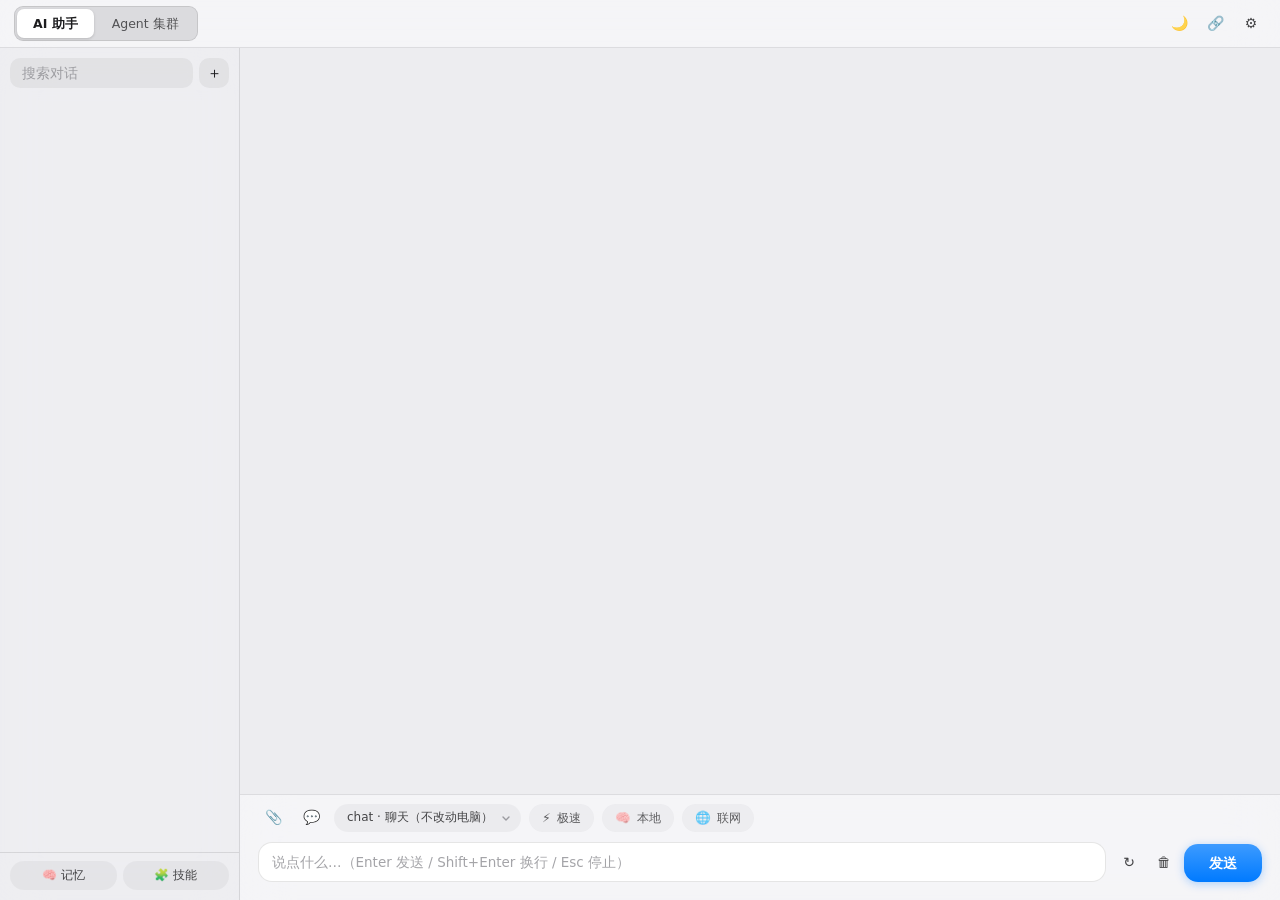
<file: release/deepsleep-core-3.1.0-win-x64/ui/index.html>
﻿<!DOCTYPE html>
<html lang="zh-CN">
<head>
<meta charset="utf-8">
<meta name="viewport" content="width=device-width, initial-scale=1">
<title>deepsleep</title>
<link rel="stylesheet" href="style.css">
</head>
<body class="light">
<div id="app">

  <!-- 自绘标题栏（36px）之上是客户端区域，这里画 macOS 顶部工具条 -->
  <header id="topbar">
    <div class="seg" id="seg">
      <button data-tab="0" class="on">AI 助手</button>
      <button data-tab="1">Agent 集群</button>
    </div>
    <div class="tb-right">
      <button id="btnUpdate" class="pill hidden">⬆ <span id="updateText">检查更新</span></button>
      <button id="btnTheme" class="icon" title="深浅色">🌙</button>
      <button id="btnLink" class="icon" title="超级连接（配对码 / 远程桌面）">🔗</button>
      <button id="btnSettings" class="icon" title="设置">⚙</button>
    </div>
  </header>

  <div id="main">
    <aside id="sidebar">
      <div class="side-top">
        <input id="convSearch" type="text" placeholder="搜索对话">
        <button id="btnNew" class="round" title="新建对话">＋</button>
      </div>
      <div id="convList" class="scroll"></div>
      <div class="side-bottom">
        <button id="btnMemory" class="chip-btn" title="长期记忆">🧠 记忆</button>
        <button id="btnSkills" class="chip-btn" title="技能管理">🧩 技能</button>
      </div>
    </aside>

    <main id="chat">
      <div id="agents" class="agents hidden"></div>
      <div id="msgs" class="scroll"></div>
      <button id="btnBottom" class="fab hidden" title="回到底部">↓</button>

      <div id="composer">
        <div class="compose-row">
          <button id="btnAttach" class="icon" title="上传文件">📎</button>
          <button id="btnTpl" class="icon" title="快捷指令">💬</button>
          <button id="btnClusterTpl" class="icon hidden" title="分工模板">👥</button>
          <select id="mode" title="工具权限模式">
            <option value="chat">chat · 聊天（不改动电脑）</option>
            <option value="work">work · 命令需确认</option>
            <option value="boom">boom · 全自动</option>
          </select>
          <label class="chip"><input type="checkbox" id="tgFast"><i>⚡</i><span>极速</span></label>
          <label class="chip"><input type="checkbox" id="tgLocal"><i>🧠</i><span>本地</span></label>
          <label class="chip" title="网络搜索 / 深度研究"><input type="checkbox" id="tgSearch"><i>🌐</i><span>联网</span></label>
        </div>
        <div class="input-row">
          <textarea id="input" rows="1" placeholder="说点什么…（Enter 发送 / Shift+Enter 换行 / Esc 停止）"></textarea>
          <div class="compose-actions">
            <button id="btnRegen" class="icon" title="重新生成">↻</button>
            <button id="btnClear" class="icon" title="清空当前对话">🗑</button>
            <button id="btnSend" class="send">发送</button>
          </div>
        </div>
        <div class="compose-foot">
          <span id="busy" class="busy"></span>
          <span id="statusLine" class="status"></span>
        </div>
      </div>
    </main>
  </div>
</div>

<div id="toasts"></div>
<div id="modalRoot"></div>

<!-- 应用内远程桌面 / 完整控制台：桌面端本身是 WebView，再拉系统浏览器等于另开一个壳，
     会话、深色模式、快捷键全都对不上。这里直接在本页面里用 iframe 承载对端页面。 -->
<div id="rdRoot" class="hidden">
  <div id="rdBar">
    <button id="rdBack" class="rd-btn" title="返回（Esc）">← 返回</button>
    <b id="rdTitle">远程桌面</b>
    <span id="rdInfo"></span>
    <span class="grow"></span>
    <button id="rdOpen" class="rd-btn" title="在系统浏览器里打开">在新窗口打开</button>
    <button id="rdReload" class="rd-btn" title="重新加载">↻</button>
  </div>
  <iframe id="rdFrame" allow="clipboard-read; clipboard-write" referrerpolicy="no-referrer"></iframe>
</div>

<script src="app.js"></script>
</body>
</html>
</file>
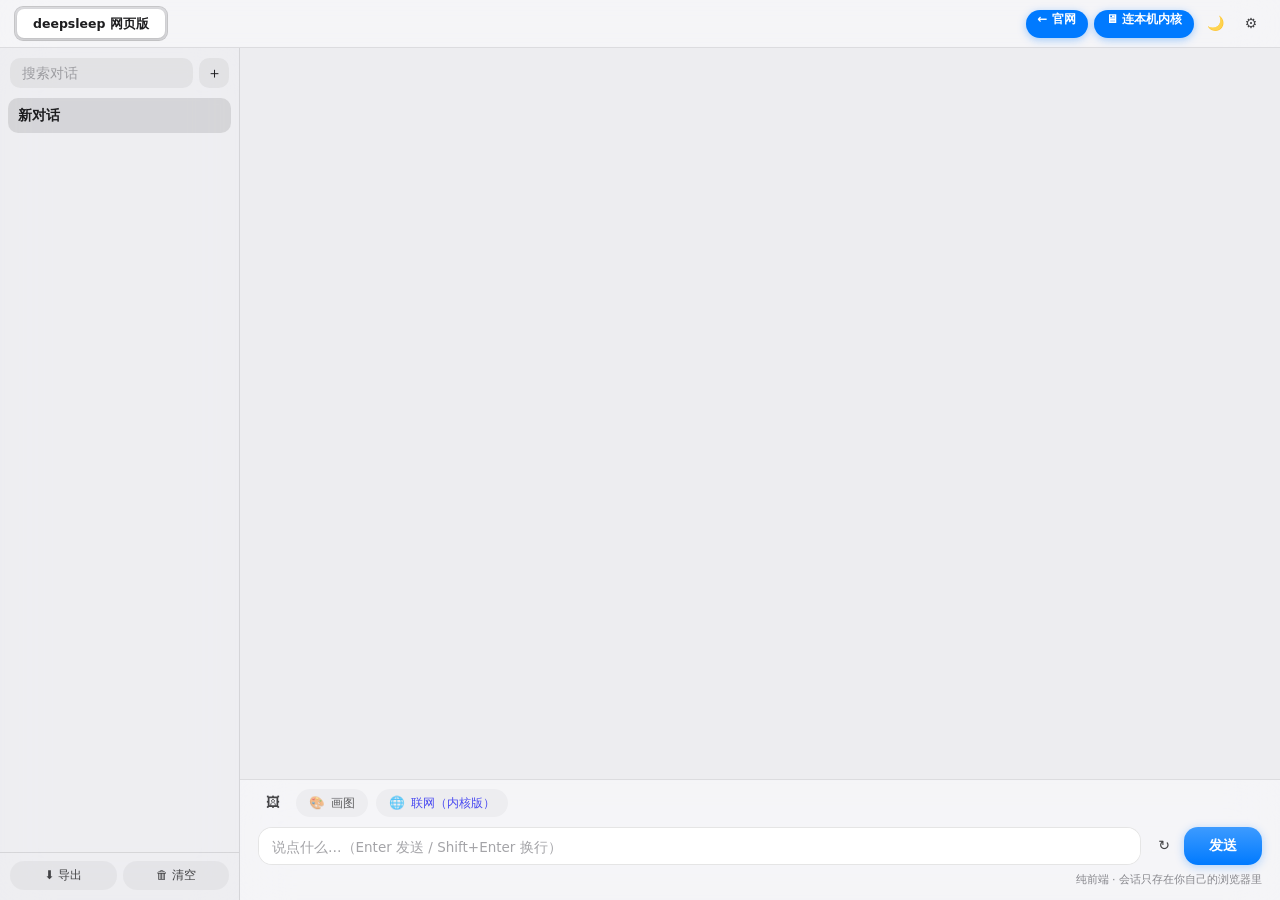
<file: release/deepsleep-core-3.1.0-win-x64 (2)/web/app/index.html>
<!DOCTYPE html>
<html lang="zh-CN">
<head>
<meta charset="utf-8">
<meta name="viewport" content="width=device-width, initial-scale=1">
<title>deepsleep 网页版</title>
<link rel="stylesheet" href="../../ui/style.css">
<style>
  /* 网页版专属的一点小样式 */
  #imgs { display: flex; gap: 8px; flex-wrap: wrap; padding: 0 24px 6px; }
  #imgs.hidden { display: none; }
  .imgchip { position: relative; display: flex; align-items: center; gap: 6px; background: var(--hover); border: 1px solid var(--border);
             border-radius: 10px; padding: 4px 8px 4px 4px; font-size: 11.5px; }
  .imgchip img { width: 34px; height: 34px; object-fit: cover; border-radius: 7px; }
  .imgchip b { cursor: pointer; opacity: .55; font-weight: 400; }
  .imgchip b:hover { opacity: 1; color: #FF453A; }
  .chip.on { background: var(--chipon, rgba(10,132,255,.16)); color: var(--blue, #0a84ff); border-color: var(--blue, #0a84ff); }
  .wbanner { margin: 10px 26px 0; padding: 8px 12px; border-radius: 10px; font-size: 12px; background: var(--hover);
             color: var(--muted); display: flex; gap: 10px; align-items: center; justify-content: space-between; }
  .wbanner a { color: var(--blue, #0a84ff); text-decoration: none; }
  .wbanner.hidden { display: none; }
  .bubble img.genimg { max-height: 420px; border-radius: 12px; }
</style>
</head>
<body class="light">
<div id="app">

  <header id="topbar">
    <div class="seg" id="seg">
      <button data-tab="0" class="on">deepsleep 网页版</button>
    </div>
    <div class="tb-right">
      <a class="pill" href="../../" style="text-decoration:none">← 官网</a>
      <a class="pill" href="../core/" style="text-decoration:none">🖥 连本机内核</a>
      <button id="btnTheme" class="icon" title="深浅色">🌙</button>
      <button id="btnSettings" class="icon" title="设置">⚙</button>
    </div>
  </header>

  <div id="main">
    <aside id="sidebar">
      <div class="side-top">
        <input id="convSearch" type="text" placeholder="搜索对话">
        <button id="btnNew" class="round" title="新建对话">＋</button>
      </div>
      <div id="convList" class="scroll"></div>
      <div class="side-bottom">
        <button id="btnExport" class="chip-btn" title="导出对话（不含 Key）">⬇ 导出</button>
        <button id="btnClear" class="chip-btn" title="清空当前对话">🗑 清空</button>
      </div>
    </aside>

    <main id="chat">
      <div class="wbanner" id="keyHint">
        <span>内置免费模型矩阵：GLM-4.7-Flash 聊天 / GLM-4.6V-Flash 看图 / CogView-3-Flash 画图。人多了会被限流，可在 ⚙ 里填自己的 Key。</span>
      </div>
      <div id="msgs" class="scroll"></div>
      <div id="imgs" class="hidden"></div>
      <button id="btnBottom" class="fab hidden" title="回到底部">↓</button>

      <div id="composer">
        <div class="compose-row">
          <button id="btnAttach" class="icon" title="发图片给 AI 看（GLM-4.6V-Flash）">🖼</button>
          <button id="btnDraw" class="chip" title="画图模式（CogView-3-Flash）"><i>🎨</i><span>画图</span></button>
          <a class="chip" href="../core/" style="text-decoration:none" title="联网 / 文件 / 命令等完整能力需要本机内核版"><i>🌐</i><span>联网（内核版）</span></a>
        </div>
        <div class="input-row">
          <textarea id="input" rows="1" placeholder="说点什么…（Enter 发送 / Shift+Enter 换行）"></textarea>
          <div class="compose-actions">
            <button id="btnRegen" class="icon" title="重新生成">↻</button>
            <button id="btnSend" class="send">发送</button>
          </div>
        </div>
        <div class="compose-foot">
          <span id="busy" class="busy"></span>
          <span id="statusLine" class="status">纯前端 · 会话只存在你自己的浏览器里</span>
        </div>
      </div>
    </main>
  </div>
</div>

<div id="toasts"></div>
<div id="modalRoot"></div>
<script src="../web.js"></script>
</body>
</html>
</file>
<file: ui/style.css>
﻿/* deepsleep · macOS 风格界面（浅色 / 深色两套变量） */
:root { --blue: #007AFF; --radius: 16px; --side-w: 240px; }

body.light {
  --bg: #EDEDF0; --panel: rgba(247,247,249,.80); --side: rgba(238,238,241,.70);
  --text: #1D1D1F; --muted: #86868B; --border: rgba(0,0,0,.10);
  --bubble: #E9E9EB; --self: #007AFF; --self-text: #fff;
  --input: #FFFFFF; --hover: rgba(0,0,0,.055); --sel: rgba(0,0,0,.10);
  --card: #FFFFFF; --code: rgba(0,0,0,.05); --shadow: 0 10px 30px rgba(0,0,0,.18);
  --chipbg: rgba(0,0,0,.05); --chipon: rgba(0,122,255,.12); --ring: rgba(0,122,255,.14);
}
body.dark {
  --bg: #1C1C1E; --panel: rgba(40,40,43,.80); --side: rgba(30,30,33,.72);
  --text: #F2F2F7; --muted: #98989D; --border: rgba(255,255,255,.13);
  --bubble: #3A3A3C; --self: #0A84FF; --self-text: #fff;
  --input: #2C2C2E; --hover: rgba(255,255,255,.075); --sel: rgba(255,255,255,.14);
  --card: #2C2C2E; --code: rgba(255,255,255,.09); --shadow: 0 10px 30px rgba(0,0,0,.5);
  --chipbg: rgba(255,255,255,.08); --chipon: rgba(10,132,255,.26); --ring: rgba(10,132,255,.22);
}

* { box-sizing: border-box; }
html, body { height: 100%; margin: 0; }
body {
  font: 13.5px/1.55 -apple-system, "SF Pro Text", "Segoe UI Variable Text", "Segoe UI",
        "Microsoft YaHei UI", "PingFang SC", system-ui, sans-serif;
  color: var(--text); background: var(--bg);
  overflow: hidden; user-select: none;
}
button { font: inherit; color: inherit; cursor: pointer; border: 0; background: none; }
input, textarea, select { font: inherit; color: inherit; }
.hidden { display: none !important; }
.scroll { overflow-y: auto; overscroll-behavior: contain; }
.scroll::-webkit-scrollbar { width: 8px; }
.scroll::-webkit-scrollbar-thumb { background: var(--border); border-radius: 4px; }
.scroll::-webkit-scrollbar-thumb:hover { background: var(--muted); }
.scroll::-webkit-scrollbar-track { background: transparent; }

#app { display: flex; flex-direction: column; height: 100vh; }

/* ---------------- 顶部工具条 ---------------- */
#topbar {
  height: 48px; flex: 0 0 48px; display: flex; align-items: center;
  justify-content: space-between; padding: 0 14px;
  background: var(--panel); backdrop-filter: blur(24px) saturate(180%);
  border-bottom: 1px solid var(--border);
}
.seg {
  display: flex; gap: 2px; padding: 2px; border-radius: 9px;
  background: var(--sel); border: 1px solid var(--border);
}
.seg button {
  padding: 5px 16px; border-radius: 7px; font-size: 12.5px; font-weight: 500;
  color: var(--text); opacity: .72;
}
.seg button.on {
  background: var(--card); opacity: 1; font-weight: 600;
  box-shadow: 0 1px 3px rgba(0,0,0,.16);
}
body.dark .seg button.on { background: #636366; }
.tb-right { display: flex; align-items: center; gap: 6px; }
/* 线性图标，颜色跟随文字 */
.ico {
  width: 17px; height: 17px; display: block; flex: 0 0 auto;
  stroke: currentColor; fill: none; stroke-width: 1.7;
  stroke-linecap: round; stroke-linejoin: round;
}
.bar-icon .ico { width: 18px; height: 18px; }
body.dark .only-light { display: none; }
body.light .only-dark { display: none; }
.icon {
  width: 30px; height: 30px; border-radius: 8px; font-size: 14px;
  display: flex; align-items: center; justify-content: center; opacity: .82;
}
.icon:hover { background: var(--hover); opacity: 1; }
.icon.off { opacity: .35; }
.pill {
  height: 28px; padding: 0 12px; border-radius: 14px; font-size: 12px;
  background: var(--blue); color: #fff; font-weight: 600;
  box-shadow: 0 2px 8px rgba(0,122,255,.35);
}
.pill:hover { filter: brightness(1.08); }

/* ---------------- 主体 ---------------- */
#main { flex: 1; display: flex; min-height: 0; }
#sidebar {
  width: var(--side-w); flex: 0 0 var(--side-w); display: flex; flex-direction: column;
  background: var(--side); backdrop-filter: blur(24px) saturate(180%);
  border-right: 1px solid var(--border);
}
.side-top { display: flex; gap: 6px; padding: 10px 10px 6px; }
.side-top input {
  flex: 1; min-width: 0; height: 30px; padding: 0 11px; border-radius: 10px;
  border: 1px solid transparent; background: var(--chipbg); outline: none;
  user-select: text; transition: background-color .16s, box-shadow .16s;
}
.side-top input::placeholder { color: var(--muted); opacity: .75; }
.side-top input:focus { background: var(--input); box-shadow: 0 0 0 3px var(--ring); }
.round {
  width: 30px; height: 30px; border-radius: 10px; background: var(--chipbg);
  border: 1px solid transparent; font-size: 15px; line-height: 1;
  transition: background-color .16s, color .16s;
}
.round:hover { background: var(--hover); color: var(--blue); }
#convList { flex: 1; padding: 4px 8px 8px; min-height: 0; }
.conv {
  padding: 7px 10px; border-radius: 10px; margin-bottom: 3px; cursor: default;
  display: flex; align-items: center; gap: 6px;
  transition: background-color .14s;
}
.conv:hover { background: var(--hover); }
.conv.on { background: var(--sel); font-weight: 600; }
.conv .t { flex: 1; min-width: 0; overflow: hidden; text-overflow: ellipsis; white-space: nowrap; }
.conv .p { width: 5px; height: 5px; border-radius: 50%; background: var(--blue); opacity: .7; flex: 0 0 auto; }
.side-bottom {
  display: flex; gap: 6px; padding: 8px 10px 10px;
  border-top: 1px solid var(--border);
}
.chip-btn {
  flex: 1; height: 29px; border-radius: 14px; font-size: 12px;
  background: var(--chipbg); border: 1px solid transparent; opacity: .82;
  transition: background-color .16s, opacity .16s;
}
.chip-btn:hover { background: var(--hover); opacity: 1; }
/* 对话框内的模型选择器条目 */
.mrow {
  padding: 7px 10px; border-radius: 8px; font-size: 12.5px; cursor: pointer;
  overflow: hidden; text-overflow: ellipsis; white-space: nowrap;
}
.mrow:hover { background: var(--hover); }
.mrow.cur { background: rgba(0,122,255,.13); }

/* ---------------- 聊天区 ---------------- */#chat { flex: 1; display: flex; flex-direction: column; min-width: 0; position: relative; }
#msgs { flex: 1; padding: 18px 26px 8px; min-height: 0; }
.row { display: flex; gap: 9px; margin-bottom: 12px; align-items: flex-end; }
.row.self { flex-direction: row-reverse; }
.row.sys { justify-content: center; }
.avatar {
  width: 28px; height: 28px; flex: 0 0 28px; border-radius: 50%;
  color: #fff; font-size: 11px; font-weight: 600;
  display: flex; align-items: center; justify-content: center;
}
.bubble {
  max-width: min(72%, 620px); padding: 9px 13px; border-radius: var(--radius);
  background: var(--bubble); word-break: break-word; user-select: text;
  position: relative; box-shadow: 0 1px 2px rgba(0,0,0,.05);
}
.row.self .bubble {
  background: var(--self); color: var(--self-text);
  box-shadow: 0 2px 9px rgba(0,122,255,.22); border-bottom-right-radius: 7px;
}
.row:not(.self) .bubble { border-bottom-left-radius: 7px; }
.row.self .bubble a { color: #fff; text-decoration: underline; }
.bubble { user-select: text; }
.bubble .who { font-size: 11px; font-weight: 600; opacity: .7; margin-bottom: 3px; }
/* 回答下方标注「谁答的」：Router 和 Worker 可能用不同模型，用户得看得出这一条是谁给的 */
.bubble .mtag,
.titem-b .mtag {
  margin-top: 6px; padding-top: 5px; border-top: 1px dashed var(--border);
  font-size: 10.5px; color: var(--muted); letter-spacing: .2px; opacity: .9;
}
.worker-open { margin-top: 8px; }
/* Worker 会话弹窗：左竖线区分「派给它的任务 / 它的产出」 */
.wsession { display: flex; flex-direction: column; gap: 10px; }
.wmsg { border-left: 2px solid var(--border); padding: 1px 0 1px 10px; }
.wmsg.task { border-left-color: var(--blue); }
.wmsg-h {
  display: flex; align-items: center; gap: 8px; margin-bottom: 4px;
  font-size: 11px; font-weight: 600; color: var(--muted);
}
.wmsg-h em { margin-left: auto; font-style: normal; font-weight: 400; font-size: 10.5px; opacity: .85; }
.wmsg-b { font-size: 12.5px; line-height: 1.65; color: var(--text); user-select: text; }
.wmsg-b p { margin: 0 0 6px; } .wmsg-b p:last-child { margin-bottom: 0; }
.wmsg-b ul, .wmsg-b ol { margin: 4px 0 6px; padding-left: 20px; }
.wmsg-b pre {
  background: var(--code); padding: 8px 10px; border-radius: 8px; overflow: auto;
  font: 12px/1.5 "SF Mono", "Cascadia Mono", Consolas, monospace;
}
.wmsg-b code {
  background: var(--code); padding: 1px 5px; border-radius: 5px;
  font: 12px/1.5 "SF Mono", "Cascadia Mono", Consolas, monospace;
}
.wmsg-b pre code { background: none; padding: 0; }
.sysbar {
  font-size: 11.5px; color: var(--muted); background: var(--code);
  padding: 5px 13px; border-radius: 12px; max-width: 78%; text-align: center;
  white-space: pre-wrap; user-select: text;
}
.timeline {
  text-align: center; font-size: 10.5px; color: var(--muted); margin: 14px 0 7px;
  letter-spacing: .3px; opacity: .8;
}
.bubble img { max-width: 100%; max-height: 300px; border-radius: 11px; display: block; margin: 4px 0; }
.bubble.thinking { display: flex; align-items: center; gap: 6px; animation: breathe 1.5s ease-in-out infinite; }
@keyframes breathe { 0%,100% { opacity: 1 } 50% { opacity: .45 } }
.dots { display: inline-flex; gap: 3px; }
.dots i { width: 5px; height: 5px; border-radius: 50%; background: currentColor; opacity: .5; animation: dot 1.2s infinite; }
.dots i:nth-child(2) { animation-delay: .2s } .dots i:nth-child(3) { animation-delay: .4s }
@keyframes dot { 0%,100% { opacity: .25 } 50% { opacity: .95 } }
.acts { display: flex; gap: 4px; align-self: center; opacity: 0; transition: opacity .12s; }
.row:hover .acts { opacity: 1; }
.acts button {
  width: 24px; height: 24px; border-radius: 7px; font-size: 11px; color: var(--muted);
}
.acts button:hover { background: var(--hover); color: var(--text); }

/* Markdown 渲染 */
.bubble p { margin: 0 0 6px; } .bubble p:last-child { margin-bottom: 0; }
.bubble h1,.bubble h2,.bubble h3 { margin: 8px 0 5px; font-size: 1.05em; }
.bubble ul,.bubble ol { margin: 4px 0 6px; padding-left: 20px; }
.bubble li { margin: 2px 0; }
.bubble code {
  background: var(--code); padding: 1px 5px; border-radius: 5px;
  font: 12px/1.5 "SF Mono", "Cascadia Mono", Consolas, monospace;
}
.bubble pre {
  background: var(--code); padding: 10px 12px; border-radius: 12px; overflow-x: auto;
  margin: 7px 0; position: relative;
}
.bubble pre code { background: none; padding: 0; font-size: 12px; }
.bubble blockquote {
  margin: 5px 0; padding: 2px 10px; border-left: 3px solid var(--border); color: var(--muted);
}
.bubble hr { border: 0; border-top: 1px solid var(--border); margin: 8px 0; }
.bubble a { color: var(--blue); }

/* ---- 思考块（模型 reasoning）：正文上方默认折叠，不占地方 ---- */
.thinkbox {
  border: 1px solid var(--border); background: var(--code);
  border-radius: 10px; overflow: hidden; margin: 0 0 7px;
  font-size: 12px; line-height: 1.55;
}
.thinkbox > summary {
  list-style: none; cursor: pointer; display: flex; align-items: center; gap: 6px;
  padding: 5px 10px; font-size: 11.5px; color: var(--muted);
  user-select: none; transition: background .12s;
}
.thinkbox > summary:hover { background: var(--hover); }
.thinkbox > summary::-webkit-details-marker { display: none; }
.thinkbox > summary::before { content: '\1F4AD  '; font-size: 11px; }
.thinkbox[open] > summary { border-bottom: 1px solid var(--border); }
.thinkbox:not([open]) > .thinkbody { display: none; }
.thinkbox .thinkbody {
  padding: 7px 10px 9px; color: var(--muted); white-space: pre-wrap;
  word-break: break-word; user-select: text; max-height: 34vh; overflow: auto;
}

/* ---- 工具结果卡（搜索资料 / 命令输出 / 文件内容，可展开）---- */
.bubble.tool { padding: 0; background: none; box-shadow: none; }
.bubble.tool .who { margin: 0 0 4px 2px; }
.row:not(.self) .bubble.tool { border-bottom-left-radius: var(--radius); }
.toolcard {
  border: 1px solid var(--border); background: var(--code);
  border-radius: 12px; overflow: hidden; font-size: 12.5px; line-height: 1.55;
}
.toolcard > summary {
  list-style: none; cursor: pointer; display: flex; align-items: center; gap: 7px;
  padding: 8px 12px; user-select: none; transition: background .12s;
}
.toolcard > summary:hover { background: var(--hover); }
.toolcard > summary::-webkit-details-marker { display: none; }
.toolcard > summary::before {
  content: '\25B8'; font-size: 10px; color: var(--muted);
  transition: transform .15s ease; flex: 0 0 auto;
}
.toolcard[open] > summary::before { transform: rotate(90deg); }
.toolcard .tname { font-weight: 600; opacity: .75; flex: 0 0 auto; }
.toolcard .tname::before { content: '\1F6E0  '; }
.toolcard .tsum {
  color: var(--muted); min-width: 0; overflow: hidden;
  text-overflow: ellipsis; white-space: nowrap;
}
.toolcard:not([open]) > .tbody { display: none; }
.toolcard .tbody {
  padding: 6px 12px 10px; border-top: 1px solid var(--border);
  user-select: text; max-height: 46vh; overflow: auto;
}
.toolcard .tbody p { margin: 0 0 6px; } .toolcard .tbody p:last-child { margin-bottom: 0; }
.toolcard .tbody ul, .toolcard .tbody ol { margin: 4px 0 6px; padding-left: 20px; }
.toolcard .tbody pre {
  background: var(--input); padding: 8px 10px; border-radius: 10px;
  overflow-x: auto; margin: 6px 0;
}
.toolcard .tbody pre code { background: none; padding: 0; font-size: 12px; }
.toolcard .tbody code {
  background: var(--input); padding: 1px 5px; border-radius: 5px;
  font: 12px/1.5 "SF Mono", "Cascadia Mono", Consolas, monospace;
}
.toolcard .tbody a { color: var(--blue); }
.toolcard .tbody blockquote { margin: 5px 0; padding: 2px 10px; border-left: 3px solid var(--border); color: var(--muted); }

/* 聚合卡：命令 / 文件合并后，展开态是每条一个子块 */
.toolcard.grp .titem { border-top: 1px solid var(--border); padding: 9px 0 3px; }
.toolcard.grp .titem:first-child { border-top: 0; padding-top: 2px; }
.toolcard.grp .titem-h { font-weight: 600; font-size: 12px; opacity: .8; margin-bottom: 5px; word-break: break-all; }
.toolcard.grp .titem-b { user-select: text; }
.toolcard.grp .titem-b > :first-child { margin-top: 0; }
.toolcard.grp .titem-b > :last-child { margin-bottom: 0; }
.toolcard.grp .titem-b pre { max-height: 32vh; }

.copycode {
  position: absolute; top: 6px; right: 6px; font-size: 11px; opacity: .5;
  padding: 2px 8px; border-radius: 7px; background: var(--input);
  border: 1px solid var(--border); transition: opacity .14s;
}
.copycode:hover { opacity: 1; }

.fab {
  position: absolute; right: 24px; bottom: 156px; width: 34px; height: 34px;
  border-radius: 50%; background: var(--card); border: 1px solid var(--border);
  box-shadow: var(--shadow); font-size: 15px; z-index: 5;
}
/* ---------------- 输入区 ---------------- */
#composer {
  position: relative;   /* 上方三个展开面板以它为定位基准 */
  flex: 0 0 auto; padding: 8px 18px 12px; background: var(--panel);
  backdrop-filter: blur(24px) saturate(180%); border-top: 1px solid var(--border);
}
/* 整张输入卡片：一个圆角框把输入框和工具行装在一起 */
.compose-box {
  position: relative; border: 1px solid var(--border); border-radius: 18px;
  background: var(--input); padding: 10px 12px 8px;
  transition: border-color .16s, box-shadow .16s;
}
.compose-box:focus-within { border-color: rgba(0,122,255,.5); box-shadow: 0 0 0 3.5px var(--ring); }
#input {
  display: block; width: 100%; min-height: 28px; max-height: 170px; resize: none;
  outline: none; border: 0; background: transparent; color: var(--text);
  padding: 2px 4px 7px; font-size: 14px; line-height: 1.55; user-select: text;
}
#input::placeholder { color: var(--muted); opacity: .85; }

.compose-bar { display: flex; align-items: center; gap: 6px; }
.compose-bar .grow { flex: 1; }
.bar-icon {
  height: 30px; min-width: 30px; padding: 0 8px; border: 0; border-radius: 15px;
  background: transparent; color: var(--text); font-size: 14.5px; opacity: .72;
  display: inline-flex; align-items: center; justify-content: center;
  transition: background-color .16s, opacity .16s;
}
.bar-icon:hover { background: var(--hover); opacity: 1; }
.bar-icon.plus { font-size: 19px; font-weight: 400; }

/* 权限模式：白底黑描边的药丸，和截图一致（深色主题下自动反色） */
.mode-pill { display: inline-flex; }
.mode-pill select {
  appearance: none; -webkit-appearance: none; height: 30px; max-width: 150px;
  border: 1.6px solid var(--text); border-radius: 15px; background-color: transparent;
  color: var(--text); font-size: 12.5px; font-weight: 700;
  padding: 0 26px 0 11px; cursor: pointer; outline: none;
  background-image: url("data:image/svg+xml;charset=utf8,%3Csvg xmlns='http://www.w3.org/2000/svg' width='10' height='10' viewBox='0 0 10 10'%3E%3Cpath d='M2 4l3 3 3-3' fill='none' stroke='%2386868B' stroke-width='1.6' stroke-linecap='round' stroke-linejoin='round'/%3E%3C/svg%3E");
  background-repeat: no-repeat; background-position: right 9px center;
  transition: background-color .16s;
}
.mode-pill select:hover { background-color: var(--hover); }

/* 上下文用量圆环：外圈进度 + 悬停显示具体 token 数 */
.ctx-ring {
  width: 28px; height: 28px; padding: 0; border: 0; background: transparent;
  display: inline-flex; align-items: center; justify-content: center; cursor: pointer;
  border-radius: 50%;
}
.ctx-ring:hover { background: var(--hover); }
.ctx-ring svg { width: 22px; height: 22px; transform: rotate(-90deg); }
.ctx-ring .track { fill: none; stroke: var(--border); stroke-width: 2.6; }
.ctx-ring .bar {
  fill: none; stroke: var(--blue); stroke-width: 2.6; stroke-linecap: round;
  stroke-dasharray: 53.4; stroke-dashoffset: 53.4;
  transition: stroke-dashoffset .3s ease, stroke .3s ease;
}
.ctx-ring.warn .bar { stroke: #FF9F0A; }
.ctx-ring.hot .bar { stroke: #FF3B30; }

/* 模型选择：图标 + 名字 + 下拉箭头，灰字不抢眼 */
.model-pill {
  height: 30px; max-width: 210px; padding: 0 8px; border: 0; border-radius: 15px;
  background: transparent; color: var(--muted); font-size: 12.5px;
  display: inline-flex; align-items: center; gap: 6px;
  transition: background-color .16s, color .16s;
}
.model-pill:hover { background: var(--hover); color: var(--text); }
/* 模型药丸/列表里的品牌图标：单色 logo（gpt）是 currentColor，跟着文字色走；
   彩色 logo 用自家的品牌色。方块圆角比正圆更像 App 图标，也更省得跟头像混淆。 */
.brand-slot { width: 15px; height: 15px; flex: 0 0 15px; display: inline-flex; align-items: center; justify-content: center; }
.brand {
  width: 15px; height: 15px; flex: 0 0 auto;
  display: inline-flex; align-items: center; justify-content: center;
  color: inherit;
}
.brand svg { width: 100%; height: 100%; display: block; }
/* 认不出品牌的模型用自家图标（deepsleep.png）：圆角裁一下，别让白底块在深色主题里发亮 */
.brand img { width: 100%; height: 100%; display: block; object-fit: contain; }
.brand.dsf { border-radius: 4px; overflow: hidden; }
.brand.mono {
  border-radius: 5px; color: #fff; font-size: 9px; font-weight: 700; line-height: 1;
  letter-spacing: -.2px;
}
.brand.sm { width: 14px; height: 14px; }
.model-pill #modelText { overflow: hidden; text-overflow: ellipsis; white-space: nowrap; max-width: 160px; }
.model-pill .caret { font-size: 11px; opacity: .6; }

/* 发送：实心圆按钮（状态切换为红色停止 / 绿色继续） */
.send-circle {
  width: 32px; height: 32px; flex: 0 0 auto; border: 0; border-radius: 50%;
  background: var(--text); color: var(--input); font-size: 15px; font-weight: 700;
  display: inline-flex; align-items: center; justify-content: center;
  transition: filter .16s, transform .1s;
}
.send-circle:hover { filter: brightness(1.12); }
.send-circle:active { transform: scale(.96); }
.send-circle.stop { background: #FF3B30; color: #fff; }
.send-circle.resume { background: #34C759; color: #fff; }

/* ＋ 菜单 */
.plus-menu {
  position: absolute; left: 8px; bottom: 46px; z-index: 40; min-width: 196px; padding: 6px;
  border: 1px solid var(--border); border-radius: 14px; background: var(--card);
  box-shadow: var(--shadow);
}
.plus-menu .menu-item {
  display: flex; align-items: center; gap: 8px; width: 100%; height: 32px; padding: 0 10px;
  border: 0; border-radius: 9px; background: transparent; color: var(--text);
  font-size: 12.5px; text-align: left; cursor: pointer;
}
.plus-menu .menu-item:hover { background: var(--hover); }
.plus-menu .menu-item input { display: none; }
.plus-menu .menu-item:has(input:checked) { color: var(--blue); font-weight: 600; }
.plus-menu .menu-sep { height: 1px; margin: 5px 6px; background: var(--border); }
/* 思考强度：一行里塞四个档位小按钮，选中的用蓝色描边，别用实色填充（深色下会糊成一团） */
.plus-menu .reason-row { justify-content: space-between; cursor: default; }
.plus-menu .reason-row:hover { background: transparent; }
.seg-mini { display: flex; gap: 2px; padding: 2px; border-radius: 9px; background: var(--chipbg); }
.seg-mini button {
  min-width: 26px; height: 22px; padding: 0 6px; border: 1px solid transparent; border-radius: 7px;
  background: transparent; color: var(--muted); font-size: 11.5px; cursor: pointer;
}
.seg-mini button:hover { color: var(--text); }
.seg-mini button.on {
  background: rgba(0, 122, 255, .16); border-color: rgba(0, 122, 255, .45);
  color: var(--blue); font-weight: 600;
}

/* ---------------- 输入区上方的展开面板（用量 / 技能 / 模型）---------------- */
/* 三个面板都锚在输入卡片正上方：右下角弹出用量与模型，左下角弹出技能。
   点面板外面自动收起，宽度随窗口收，不遮住消息。 */
.popover {
  position: absolute; right: 12px; bottom: calc(100% + 10px); z-index: 50;
  width: min(400px, calc(100vw - 40px)); max-height: min(62vh, 520px);
  display: flex; flex-direction: column; overflow: hidden;
  border: 1px solid var(--border); border-radius: 16px; background: var(--card);
  box-shadow: 0 18px 48px rgba(0,0,0,.18), 0 2px 8px rgba(0,0,0,.07);
  animation: popIn .14s ease;
}
.popover.hidden { display: none; }
.skill-pop { right: auto; left: 12px; }
@keyframes popIn {
  from { opacity: 0; transform: translateY(6px) scale(.985); }
  to { opacity: 1; transform: none; }
}
.pop-head {
  display: flex; align-items: center; justify-content: space-between;
  padding: 11px 13px 7px; font-size: 13px; flex: 0 0 auto;
}
.pop-x {
  border: 0; background: transparent; color: var(--muted); font-size: 12px;
  padding: 3px 6px; border-radius: 6px; cursor: pointer; line-height: 1;
}
.pop-x:hover { background: var(--hover); color: var(--text); }
.pop-body { padding: 0 13px 12px; overflow: auto; }
.pop-search {
  width: 100%; height: 30px; margin-bottom: 8px; padding: 0 10px; border-radius: 9px;
  border: 1px solid var(--border); background: var(--input); color: var(--text);
  font-size: 12.5px; outline: none;
}
.pop-search:focus { border-color: rgba(0,122,255,.5); }
.pop-hint { font-size: 11.5px; color: var(--muted); line-height: 1.55; margin-bottom: 6px; }
.pop-list { display: flex; flex-direction: column; gap: 1px; }
.pop-list .mrow {
  display: flex; align-items: center; justify-content: space-between; gap: 10px;
  padding: 7px 9px; border-radius: 9px; font-size: 12.5px; cursor: pointer;
}
.pop-list .mrow:hover { background: var(--hover); }
.pop-list .mrow.cur { color: var(--blue); font-weight: 600; background: rgba(0,122,255,.13); }
.pop-list .mrow .mname { overflow: hidden; text-overflow: ellipsis; white-space: nowrap; }
/* 左边一列「图标 + 模型名」：名字要能被压缩省略，图标不能被挤扁 */
.pop-list .mrow .m-left { display: flex; align-items: center; gap: 8px; min-width: 0; flex: 1 1 auto; }
/* 列表行比药丸高，图标给到 16px 才跟 12.5px 的字配得上 */
.pop-list .mrow .brand { width: 16px; height: 16px; }
.pop-list .mrow .brand.mono { font-size: 9.5px; }
.pop-list .mrow .mtag { flex: 0 0 auto; font-size: 11px; color: var(--muted); }

/* 用量面板 */
.ctx-top { display: flex; align-items: baseline; gap: 8px; margin-bottom: 8px; }
.ctx-top b { font-size: 25px; letter-spacing: -.5px; }
.ctx-top .pct { font-size: 13px; color: var(--muted); }
.ctx-bar { height: 7px; border-radius: 4px; background: rgba(127,127,127,.22); overflow: hidden; }
.ctx-bar i {
  display: block; height: 100%; border-radius: 4px;
  background: var(--blue); transition: width .3s ease, background-color .3s ease;
}
.ctx-bar.warn i { background: #FF9F0A; }
.ctx-bar.hot i { background: #FF3B30; }
.ctx-kv { display: flex; justify-content: space-between; gap: 10px; font-size: 12.5px; padding: 4px 0; }
.ctx-kv span:first-child { color: var(--muted); }
.ctx-kv .kv-model { display: inline-flex; align-items: center; gap: 6px; min-width: 0; }
.ctx-sec { margin-top: 12px; padding-top: 10px; border-top: 1px solid var(--border); }
.ctx-sec h5 { font-size: 12px; font-weight: 600; margin: 0 0 7px; color: var(--muted); letter-spacing: .2px; }
.presets { display: flex; flex-wrap: wrap; gap: 6px; }
.preset {
  height: 27px; padding: 0 9px; border-radius: 14px; cursor: pointer;
  border: 1px solid var(--border); background: var(--input); color: var(--text); font-size: 11.5px;
  transition: border-color .15s, color .15s, background-color .15s;
}
.preset:hover { border-color: var(--muted); }
/* 选中态：半透明蓝底 + 蓝字。注意别用 --chipon —— 主题里它是实色深青，
   蓝字压上去几乎看不见（预览时踩过）。 */
.preset.on {
  border-color: rgba(0,122,255,.55); color: var(--blue);
  background: rgba(0,122,255,.14); font-weight: 600;
}
.ctx-custom { display: flex; gap: 6px; margin-top: 8px; }
.ctx-custom input {
  flex: 1; min-width: 0; height: 28px; padding: 0 9px; border-radius: 8px;
  border: 1px solid var(--border); background: var(--input); color: var(--text);
  font-size: 12.5px; outline: none;
}
.ctx-custom input:focus { border-color: rgba(0,122,255,.5); }
.ctx-custom button {
  height: 28px; padding: 0 12px; border-radius: 8px; border: 0; cursor: pointer;
  background: var(--blue); color: #fff; font-size: 12.5px; font-weight: 600;
}

/* 技能面板：一条技能一行，点开看说明与路径 */
.sk-row { border-radius: 9px; }
.sk-row + .sk-row { margin-top: 2px; }
.sk-head {
  display: flex; align-items: center; gap: 8px; width: 100%; padding: 7px 9px;
  border: 0; border-radius: 9px; background: transparent; color: var(--text);
  font-size: 12.5px; text-align: left; cursor: pointer;
}
.sk-head:hover { background: var(--hover); }
.sk-head .sk-name { flex: 1; overflow: hidden; text-overflow: ellipsis; white-space: nowrap; }
.sk-head .sk-meta { flex: 0 0 auto; font-size: 11px; color: var(--muted); }
.sk-head .sk-arw { flex: 0 0 auto; font-size: 10px; color: var(--muted); transition: transform .15s; }
.sk-row.open .sk-arw { transform: rotate(90deg); }
.sk-body { display: none; padding: 2px 9px 9px 25px; font-size: 12px; color: var(--muted); line-height: 1.6; }
.sk-row.open .sk-body { display: block; }
.sk-body code {
  display: block; margin-top: 5px; padding: 5px 7px; border-radius: 6px;
  background: var(--hover); font-size: 11px; word-break: break-all; color: var(--text);
}
.sk-empty { padding: 10px 9px; font-size: 12.5px; color: var(--muted); }

.chip {
  display: inline-flex; align-items: center; gap: 6px; height: 28px; padding: 0 12px;
  border-radius: 14px; border: 1px solid transparent; background: var(--chipbg);
  font-size: 12px; opacity: .7; cursor: pointer;
  transition: background-color .16s, color .16s, opacity .16s, box-shadow .16s;
}
.chip:hover { opacity: 1; background: var(--hover); }
.chip:has(input:checked) {
  opacity: 1; color: var(--blue); background: var(--chipon); font-weight: 600;
  box-shadow: inset 0 0 0 1px rgba(0,122,255,.22);
}
.chip input { display: none; }
.chip i { font-style: normal; font-size: 12.5px; line-height: 1; }
.chip i .ico { width: 14px; height: 14px; }
.chip span { line-height: 1; }
.compose-foot { display: flex; justify-content: space-between; gap: 12px; margin-top: 6px; }
.busy { font-size: 11.5px; color: var(--blue); }
.status {
  flex: 1; text-align: right; font-size: 11px; color: var(--muted);
  overflow: hidden; text-overflow: ellipsis; white-space: nowrap;
}

/* ---------------- 提示 / 弹窗 ---------------- */
#toasts {
  position: fixed; right: 16px; bottom: 16px; display: flex; flex-direction: column;
  gap: 8px; z-index: 90; align-items: flex-end;
}
.toast {
  max-width: 380px; padding: 10px 15px; border-radius: 14px; background: var(--card);
  border: 1px solid var(--border); box-shadow: var(--shadow); font-size: 12.5px;
  animation: pop .16s ease-out; user-select: text;
}
.toast.error { border-color: #FF453A; color: #FF453A; }
@keyframes pop { from { opacity: 0; transform: translateY(6px) } to { opacity: 1; transform: none } }

#modalRoot { position: fixed; inset: 0; display: none; z-index: 80; }
#modalRoot.on { display: block; }
.backdrop {
  position: absolute; inset: 0; background: rgba(0,0,0,.35);
  backdrop-filter: blur(3px); display: flex; align-items: center; justify-content: center;
}
.modal {
  width: 540px; max-width: 92vw; max-height: 84vh; display: flex; flex-direction: column;
  background: var(--card); border-radius: 16px; box-shadow: var(--shadow);
  border: 1px solid var(--border); overflow: hidden; animation: pop .16s ease-out;
}
.modal h3 { margin: 0; padding: 14px 18px 10px; font-size: 14px; font-weight: 600; }
.modal .body { padding: 0 18px; overflow-y: auto; flex: 1; user-select: text; }
.modal .foot {
  display: flex; justify-content: flex-end; gap: 8px; padding: 12px 18px 14px;
  border-top: 1px solid var(--border);
}
.btn {
  height: 30px; padding: 0 15px; border-radius: 9px; border: 1px solid var(--border);
  background: var(--input); font-size: 12.5px;
}
.btn:hover { background: var(--hover); }
.btn.primary { background: var(--blue); color: #fff; border-color: transparent; font-weight: 600; }
.btn.danger { color: #FF453A; }
.field { margin: 10px 0; }
.field label { display: block; font-size: 11.5px; color: var(--muted); margin-bottom: 4px; }
.field input[type=text], .field input[type=password], .field select, .field textarea {
  width: 100%; padding: 7px 10px; border-radius: 9px; border: 1px solid var(--border);
  background: var(--input); outline: none; user-select: text;
}
.field input, .field select, .field textarea { transition: border-color .16s, box-shadow .16s; }
.field input:focus, .field select:focus, .field textarea:focus {
  border-color: rgba(0,122,255,.55); box-shadow: 0 0 0 3px var(--ring);
}
.field textarea { min-height: 150px; resize: vertical; line-height: 1.5; }
.field textarea.mdarea { font-family: ui-monospace, Consolas, "Courier New", monospace; font-size: 12px; min-height: 170px; }
.field .hint { font-size: 11px; color: var(--muted); margin-top: 4px; }
.sect {
  font-size: 12.5px; font-weight: 600; margin: 18px 0 3px;
  padding-bottom: 5px; border-bottom: 1px solid var(--border);
}
.ck {
  display: flex; align-items: center; gap: 8px; font-size: 12.5px; margin: 9px 0;
  padding: 6px 9px; border-radius: 10px; transition: background-color .14s;
}
.ck:hover { background: var(--hover); }
.ck input { width: 15px; height: 15px; accent-color: var(--blue); flex: 0 0 auto; }
.list-item {
  display: flex; align-items: center; gap: 8px; padding: 9px 11px;
  border-radius: 11px; border: 1px solid var(--border); margin-bottom: 6px;
  transition: background-color .14s;
}
.list-item:hover { background: var(--hover); }
.list-item .n { flex: 1; min-width: 0; }
.list-item .d { font-size: 11px; color: var(--muted); }
.menu {
  position: fixed; z-index: 95; min-width: 148px; padding: 5px;
  background: var(--card); border: 1px solid var(--border); border-radius: 12px;
  box-shadow: var(--shadow);
}
.menu button {
  display: block; width: 100%; text-align: left; padding: 6px 10px;
  border-radius: 7px; font-size: 12.5px;
}
.menu button:hover { background: var(--hover); }
.menu .sep { height: 1px; background: var(--border); margin: 5px 4px; }
.bar { height: 8px; border-radius: 5px; background: var(--code); overflow: hidden; margin: 10px 0; }
.bar i { display: block; height: 100%; width: 0; background: var(--blue); transition: width .18s; }

/* ---------------- 桌宠浮窗模式（?pet=1） ---------------- */
body.pet #sidebar, body.pet .seg, body.pet #btnTpl, body.pet #btnClusterTpl,
body.pet #btnRegen, body.pet #btnClear, body.pet .chip { display: none; }
body.pet #topbar { justify-content: center; }
body.pet #topbar::after { content: "deepsleep · 桌宠"; font-size: 12.5px; font-weight: 600; opacity: .8; }
body.pet .tb-right { position: absolute; right: 12px; }
body.pet #msgs { padding: 14px 14px 6px; }
body.pet .bubble { max-width: 86%; }
body.pet .compose-row select { flex: 1; }

/* ---------------- Agent 名片条（集群页） ---------------- */
.agents {
  flex: 0 0 auto; padding: 10px 18px 0; border-bottom: 1px solid var(--border);
  background: var(--panel); backdrop-filter: blur(20px) saturate(180%);
}
.agents .ag-head { display: flex; align-items: center; gap: 10px; font-size: 11.5px; color: var(--muted); margin-bottom: 7px; }
.agents .ag-title { font-weight: 600; color: var(--text); }
.agents .ag-run { color: #34C759; font-weight: 600; }
.agents .ag-hint { margin-left: auto; opacity: .8; }
.ag-list { display: flex; gap: 8px; overflow-x: auto; padding-bottom: 8px; }
.ag-list::-webkit-scrollbar { height: 6px; }
.ag-list::-webkit-scrollbar-thumb { background: var(--border); border-radius: 3px; }
.ag-card {
  flex: 0 0 auto; display: flex; align-items: center; gap: 8px; padding: 7px 11px 7px 8px;
  border: 1px solid var(--border); border-radius: 13px; background: var(--card);
  box-shadow: 0 1px 2px rgba(0,0,0,.05); transition: transform .12s, box-shadow .12s;
}
.ag-card:hover { transform: translateY(-1px); box-shadow: 0 4px 12px rgba(0,0,0,.13); }
.ag-card.off { opacity: .55; }
.ag-av {
  width: 26px; height: 26px; flex: 0 0 26px; border-radius: 50%; color: #fff;
  font-size: 11px; font-weight: 600; font-style: normal;
  display: flex; align-items: center; justify-content: center;
}
.ag-av.big { width: 38px; height: 38px; flex: 0 0 38px; font-size: 14px; }
.ag-main { display: flex; flex-direction: column; min-width: 0; text-align: left; }
.ag-name { font-size: 12.5px; font-weight: 600; white-space: nowrap; overflow: hidden; text-overflow: ellipsis; max-width: 160px; }
.ag-act { font-size: 11px; color: var(--muted); white-space: nowrap; overflow: hidden; text-overflow: ellipsis; max-width: 160px; }
.ag-st {
  font-size: 10.5px; font-style: normal; padding: 2px 7px; border-radius: 9px;
  background: var(--chipbg); color: var(--muted); white-space: nowrap; margin-left: 2px;
}
.ag-st.run { background: rgba(0,122,255,.14); color: var(--blue); }
.ag-st.done { background: rgba(52,199,89,.16); color: #2AA24A; }
.ag-st.bad { background: rgba(255,59,48,.15); color: #D7372E; }
.ag-st.stop { background: rgba(255,149,0,.16); color: #C77400; }
.ag-st.idle { background: var(--chipbg); color: var(--muted); }

/* 名片详情弹窗 */
.acard .ac-head { display: flex; gap: 11px; align-items: center; margin-bottom: 4px; }
.acard .ac-meta { min-width: 0; }
.acard .ac-name { font-size: 14px; font-weight: 600; }
.acard .ac-now { font-size: 12px; color: var(--muted); margin-top: 2px; }
.ac-sec { margin-top: 12px; }
.ac-sec .ac-h { font-size: 11.5px; font-weight: 600; color: var(--muted); margin-bottom: 5px; }
.ac-sec .ac-b {
  font-size: 12.5px; background: var(--code); border-radius: 10px; padding: 9px 11px;
  max-height: 240px; overflow: auto; white-space: pre-wrap; word-break: break-word;
  user-select: text; text-align: left;
}
.ac-sec .ac-b.log { font-size: 11.5px; color: var(--muted); max-height: 190px; }

body.pet #agents { display: none; }

/* ---------------- 应用内远程桌面 / 完整控制台 ----------------
   桌面端界面本身就是 WebView2/Photino 网页，远程桌面页也在对端内核上提供 HTTP。
   之前点「打开远程桌面」走 openUrl → 弹系统浏览器，等于又开一个外壳：会话不共享、
   深色模式对不上、切回来还得 Alt+Tab。这里在本页面内用 iframe 承载，保持一个窗口。 */
#rdRoot {
  position: fixed; inset: 0; z-index: 200; display: flex; flex-direction: column;
  background: var(--bg); 
}
#rdRoot.hidden { display: none; }
#rdBar {
  height: 42px; flex: 0 0 42px; display: flex; align-items: center; gap: 9px; padding: 0 11px;
  background: var(--bar, var(--bg)); border-bottom: 1px solid var(--line);
  -webkit-app-region: drag;                /* 让这一段能拖窗口（桌面端自绘标题栏） */
}
#rdBar .grow { flex: 1; }
#rdBar b { font-size: 13.5px; font-weight: 600; white-space: nowrap; }
#rdInfo { font-size: 11.5px; color: var(--muted); white-space: nowrap; overflow: hidden; text-overflow: ellipsis; max-width: 46vw; }
#rdBar .rd-btn {
  -webkit-app-region: no-drag;
  background: var(--chipbg); color: var(--fg); border: 0; border-radius: 9px;
  padding: 6px 11px; font-size: 12.5px; cursor: pointer; font-family: inherit; white-space: nowrap;
}
#rdBar .rd-btn:hover { filter: brightness(.94); }
#rdFrame { flex: 1; width: 100%; border: 0; background: #111; }

/* ---------------- 设置面板：分标签页 ---------------- */
.set-tabs {
  display: flex; gap: 6px; position: sticky; top: 0; z-index: 3;
  padding: 4px 0 10px; margin: -2px 0 8px;
  background: var(--panel); backdrop-filter: blur(8px);
  border-bottom: 1px solid var(--border);
}
.set-tabs button {
  flex: 1; padding: 7px 8px; border-radius: 9px; font-size: 12.5px;
  border: 1px solid var(--border); background: var(--hover); color: var(--muted);
}
.set-tabs button.on { background: var(--blue); border-color: var(--blue); color: #fff; font-weight: 600; }
.set-pane { display: none; }
.set-pane.on { display: block; }

/* 生成视频的气泡：和图片一个尺寸策略，点开有原生播放控件 */
.bubble video {
  max-width: 100%; max-height: 360px; border-radius: 11px; display: block;
  margin: 4px 0; background: #000;
}

/* ---------------- 干活过程折叠卡 ----------------
   一轮任务办完：工具卡 + 「我来…」说明气泡 收进一张「干活过程 · N 步」折叠卡 */
.runcard .runsay {
  color: var(--muted); font-size: 12px; line-height: 1.6;
  padding: 1px 0 7px; border-left: 2px solid var(--border);
  margin: 0 0 2px 2px; padding-left: 8px;
}
.runcard details.runstep { margin: 2px 0; }
.runcard details.runstep > summary {
  cursor: pointer; font-size: 12.5px; padding: 3px 0;
  color: var(--text); list-style: none;
}
.runcard details.runstep > summary::-webkit-details-marker { display: none; }
.runcard details.runstep > summary::before { content: '▸ '; color: var(--muted); }
.runcard details.runstep[open] > summary::before { content: '▾ '; }

/* 扩展列表 */
.extrow {
  display: flex; align-items: center; gap: 10px; flex-wrap: wrap;
  padding: 9px 11px; border: 1px solid var(--border); border-radius: 11px;
  margin: 7px 0; background: var(--card);
}
.extrow.on { border-color: var(--blue); box-shadow: 0 0 0 2px var(--ring); }
.extrow .extinfo { flex: 1; min-width: 0; display: flex; flex-direction: column; gap: 1px; }
.extrow .extinfo b { font-size: 13px; display: flex; align-items: center; gap: 6px; flex-wrap: wrap; }
/* 小标签：深色默认 / 浅色默认 / 内置 */
.extrow .exttag {
  font-style: normal; font-size: 10.5px; font-weight: 500; line-height: 1.6;
  padding: 0 6px; border-radius: 99px;
  color: var(--ring); border: 1px solid currentColor; opacity: .85;
}
.extrow .extinfo span { font-size: 12px; color: var(--muted); }
.extrow .extinfo em { font-size: 11px; color: var(--muted); font-style: normal; opacity: .8; }
.extrow .ck { margin: 0; }

/* 连接器：点「连接」后展开的令牌输入行（整行铺满，跟在详情下面） */
.conn-token {
  display: none; flex-basis: 100%; gap: 6px; align-items: center;
  padding-top: 8px; margin-top: 2px; border-top: 1px dashed var(--border);
}
/* 通用文本/下拉输入：连接器的令牌行、触发器的添加行都用它。
   以前只写在 .conn-token 下，触发器那行用 .conn-input 就拿不到样式 →
   暗色主题里是「浏览器默认白底 + 继承来的浅色字」，等于看不见。 */
.conn-input {
  flex: 1; min-width: 0; font: inherit; font-size: 12.5px;
  padding: 6px 9px; border-radius: 9px;
  border: 1px solid var(--border); background: var(--input, var(--card)); color: var(--text);
}
.conn-input:focus { outline: none; border-color: var(--blue); box-shadow: 0 0 0 2px var(--ring); }
select.conn-input { cursor: pointer; }

/* 右下角「可用工具」：一行小字，点开去扩展管理 */
.compose-foot { display: flex; align-items: center; gap: 8px; }
.compose-foot .status { flex: 0 1 auto; min-width: 0; overflow: hidden; text-overflow: ellipsis; white-space: nowrap; }
.compose-foot .toolbar {
  margin-left: auto; flex: 0 0 auto; cursor: pointer;
  font-size: 11.5px; color: var(--muted); padding: 2px 7px;
  border: 1px solid var(--border); border-radius: 7px;
  max-width: 46%; overflow: hidden; text-overflow: ellipsis; white-space: nowrap;
}
.compose-foot .toolbar:hover { color: var(--text); background: var(--hover); border-color: var(--blue); }

/* ---------------- 干活过程卡：不要内层滚动 ----------------
   之前 inheritance 用了 .toolcard .tbody 的 max-height:46vh + overflow:auto，
   等于把整轮步骤关进一个 46vh 的小窗里，滚轮/触控板还会和外层聊天列表打架
   （嵌套滚动区域），看着就是"步骤滑不动"。
   这里放开高度，让卡片自然长，滚动只交给聊天列表，一个滚动条。 */
.toolcard.runcard { overflow: visible; }
.toolcard.runcard > .tbody {
  max-height: none;
  overflow: visible;
  overscroll-behavior: auto;
}
.toolcard.runcard .titem-b { max-height: none; }

/* ---------------- 干活过程折叠：展开后就是原本的对话 ----------------
   外面只套一层 <details>，里面塞的是标准 .row（头像 + 气泡 + 工具卡），
   所以展开后的观感和正常干活时完全一致，折叠时才藏起来。 */
.row.runrow { display: block; position: relative; }
.runwrap > summary {
  list-style: none; cursor: pointer; user-select: none;
  display: flex; align-items: center; gap: 8px;
  font-size: 12.5px; color: var(--muted);
  padding: 5px 10px; border: 1px dashed var(--border); border-radius: 10px;
  transition: background .12s, border-color .12s;
}
.runwrap > summary:hover { background: var(--hover); border-color: var(--blue); }
.runwrap > summary::-webkit-details-marker { display: none; }
.runwrap > summary::before { content: '\25B8'; font-size: 10px; transition: transform .15s; }
.runwrap[open] > summary::before { transform: rotate(90deg); }
.runwrap > summary .rtitle { font-weight: 600; opacity: .8; }
.runwrap > .runbody { margin-top: 10px; }
.runwrap > .runbody > .row:last-child { margin-bottom: 0; }
.runrow > .acts { position: absolute; right: 0; top: 0; }
</file>
<file: release/deepsleep-core-3.1.0-win-x64 (2)/ui/style.css>
﻿/* deepsleep · macOS 风格界面（浅色 / 深色两套变量） */
:root { --blue: #007AFF; --radius: 16px; --side-w: 240px; }

body.light {
  --bg: #EDEDF0; --panel: rgba(247,247,249,.80); --side: rgba(238,238,241,.70);
  --text: #1D1D1F; --muted: #86868B; --border: rgba(0,0,0,.10);
  --bubble: #E9E9EB; --self: #007AFF; --self-text: #fff;
  --input: #FFFFFF; --hover: rgba(0,0,0,.055); --sel: rgba(0,0,0,.10);
  --card: #FFFFFF; --code: rgba(0,0,0,.05); --shadow: 0 10px 30px rgba(0,0,0,.18);
  --chipbg: rgba(0,0,0,.05); --chipon: rgba(0,122,255,.12); --ring: rgba(0,122,255,.14);
}
body.dark {
  --bg: #1C1C1E; --panel: rgba(40,40,43,.80); --side: rgba(30,30,33,.72);
  --text: #F2F2F7; --muted: #98989D; --border: rgba(255,255,255,.13);
  --bubble: #3A3A3C; --self: #0A84FF; --self-text: #fff;
  --input: #2C2C2E; --hover: rgba(255,255,255,.075); --sel: rgba(255,255,255,.14);
  --card: #2C2C2E; --code: rgba(255,255,255,.09); --shadow: 0 10px 30px rgba(0,0,0,.5);
  --chipbg: rgba(255,255,255,.08); --chipon: rgba(10,132,255,.26); --ring: rgba(10,132,255,.22);
}

* { box-sizing: border-box; }
html, body { height: 100%; margin: 0; }
body {
  font: 13.5px/1.55 -apple-system, "SF Pro Text", "Segoe UI Variable Text", "Segoe UI",
        "Microsoft YaHei UI", "PingFang SC", system-ui, sans-serif;
  color: var(--text); background: var(--bg);
  overflow: hidden; user-select: none;
}
button { font: inherit; color: inherit; cursor: pointer; border: 0; background: none; }
input, textarea, select { font: inherit; color: inherit; }
.hidden { display: none !important; }
.scroll { overflow-y: auto; overscroll-behavior: contain; }
.scroll::-webkit-scrollbar { width: 8px; }
.scroll::-webkit-scrollbar-thumb { background: var(--border); border-radius: 4px; }
.scroll::-webkit-scrollbar-thumb:hover { background: var(--muted); }
.scroll::-webkit-scrollbar-track { background: transparent; }

#app { display: flex; flex-direction: column; height: 100vh; }

/* ---------------- 顶部工具条 ---------------- */
#topbar {
  height: 48px; flex: 0 0 48px; display: flex; align-items: center;
  justify-content: space-between; padding: 0 14px;
  background: var(--panel); backdrop-filter: blur(24px) saturate(180%);
  border-bottom: 1px solid var(--border);
}
.seg {
  display: flex; gap: 2px; padding: 2px; border-radius: 9px;
  background: var(--sel); border: 1px solid var(--border);
}
.seg button {
  padding: 5px 16px; border-radius: 7px; font-size: 12.5px; font-weight: 500;
  color: var(--text); opacity: .72;
}
.seg button.on {
  background: var(--card); opacity: 1; font-weight: 600;
  box-shadow: 0 1px 3px rgba(0,0,0,.16);
}
body.dark .seg button.on { background: #636366; }
.tb-right { display: flex; align-items: center; gap: 6px; }
.icon {
  width: 30px; height: 30px; border-radius: 8px; font-size: 14px;
  display: flex; align-items: center; justify-content: center; opacity: .82;
}
.icon:hover { background: var(--hover); opacity: 1; }
.icon.off { opacity: .35; }
.pill {
  height: 28px; padding: 0 12px; border-radius: 14px; font-size: 12px;
  background: var(--blue); color: #fff; font-weight: 600;
  box-shadow: 0 2px 8px rgba(0,122,255,.35);
}
.pill:hover { filter: brightness(1.08); }

/* ---------------- 主体 ---------------- */
#main { flex: 1; display: flex; min-height: 0; }
#sidebar {
  width: var(--side-w); flex: 0 0 var(--side-w); display: flex; flex-direction: column;
  background: var(--side); backdrop-filter: blur(24px) saturate(180%);
  border-right: 1px solid var(--border);
}
.side-top { display: flex; gap: 6px; padding: 10px 10px 6px; }
.side-top input {
  flex: 1; min-width: 0; height: 30px; padding: 0 11px; border-radius: 10px;
  border: 1px solid transparent; background: var(--chipbg); outline: none;
  user-select: text; transition: background-color .16s, box-shadow .16s;
}
.side-top input::placeholder { color: var(--muted); opacity: .75; }
.side-top input:focus { background: var(--input); box-shadow: 0 0 0 3px var(--ring); }
.round {
  width: 30px; height: 30px; border-radius: 10px; background: var(--chipbg);
  border: 1px solid transparent; font-size: 15px; line-height: 1;
  transition: background-color .16s, color .16s;
}
.round:hover { background: var(--hover); color: var(--blue); }
#convList { flex: 1; padding: 4px 8px 8px; min-height: 0; }
.conv {
  padding: 7px 10px; border-radius: 10px; margin-bottom: 3px; cursor: default;
  display: flex; align-items: center; gap: 6px;
  transition: background-color .14s;
}
.conv:hover { background: var(--hover); }
.conv.on { background: var(--sel); font-weight: 600; }
.conv .t { flex: 1; min-width: 0; overflow: hidden; text-overflow: ellipsis; white-space: nowrap; }
.conv .p { font-size: 10px; opacity: .55; }
.side-bottom {
  display: flex; gap: 6px; padding: 8px 10px 10px;
  border-top: 1px solid var(--border);
}
.chip-btn {
  flex: 1; height: 29px; border-radius: 14px; font-size: 12px;
  background: var(--chipbg); border: 1px solid transparent; opacity: .82;
  transition: background-color .16s, opacity .16s;
}
.chip-btn:hover { background: var(--hover); opacity: 1; }
/* 对话框内的模型选择器条目 */
.mrow {
  padding: 7px 10px; border-radius: 8px; font-size: 12.5px; cursor: pointer;
  overflow: hidden; text-overflow: ellipsis; white-space: nowrap;
}
.mrow:hover { background: var(--hover); }
.mrow.cur { background: var(--chipon); }

/* ---------------- 聊天区 ---------------- */#chat { flex: 1; display: flex; flex-direction: column; min-width: 0; position: relative; }
#msgs { flex: 1; padding: 18px 26px 8px; min-height: 0; }
.row { display: flex; gap: 9px; margin-bottom: 12px; align-items: flex-end; }
.row.self { flex-direction: row-reverse; }
.row.sys { justify-content: center; }
.avatar {
  width: 28px; height: 28px; flex: 0 0 28px; border-radius: 50%;
  color: #fff; font-size: 11px; font-weight: 600;
  display: flex; align-items: center; justify-content: center;
}
.bubble {
  max-width: min(72%, 620px); padding: 9px 13px; border-radius: var(--radius);
  background: var(--bubble); word-break: break-word; user-select: text;
  position: relative; box-shadow: 0 1px 2px rgba(0,0,0,.05);
}
.row.self .bubble {
  background: var(--self); color: var(--self-text);
  box-shadow: 0 2px 9px rgba(0,122,255,.22); border-bottom-right-radius: 7px;
}
.row:not(.self) .bubble { border-bottom-left-radius: 7px; }
.row.self .bubble a { color: #fff; text-decoration: underline; }
.bubble { user-select: text; }
.bubble .who { font-size: 11px; font-weight: 600; opacity: .7; margin-bottom: 3px; }
.sysbar {
  font-size: 11.5px; color: var(--muted); background: var(--code);
  padding: 5px 13px; border-radius: 12px; max-width: 78%; text-align: center;
  white-space: pre-wrap; user-select: text;
}
.timeline {
  text-align: center; font-size: 10.5px; color: var(--muted); margin: 14px 0 7px;
  letter-spacing: .3px; opacity: .8;
}
.bubble img { max-width: 100%; max-height: 300px; border-radius: 11px; display: block; margin: 4px 0; }
.bubble.thinking { display: flex; align-items: center; gap: 6px; animation: breathe 1.5s ease-in-out infinite; }
@keyframes breathe { 0%,100% { opacity: 1 } 50% { opacity: .45 } }
.dots { display: inline-flex; gap: 3px; }
.dots i { width: 5px; height: 5px; border-radius: 50%; background: currentColor; opacity: .5; animation: dot 1.2s infinite; }
.dots i:nth-child(2) { animation-delay: .2s } .dots i:nth-child(3) { animation-delay: .4s }
@keyframes dot { 0%,100% { opacity: .25 } 50% { opacity: .95 } }
.acts { display: flex; gap: 4px; align-self: center; opacity: 0; transition: opacity .12s; }
.row:hover .acts { opacity: 1; }
.acts button {
  width: 24px; height: 24px; border-radius: 7px; font-size: 11px; color: var(--muted);
}
.acts button:hover { background: var(--hover); color: var(--text); }

/* Markdown 渲染 */
.bubble p { margin: 0 0 6px; } .bubble p:last-child { margin-bottom: 0; }
.bubble h1,.bubble h2,.bubble h3 { margin: 8px 0 5px; font-size: 1.05em; }
.bubble ul,.bubble ol { margin: 4px 0 6px; padding-left: 20px; }
.bubble li { margin: 2px 0; }
.bubble code {
  background: var(--code); padding: 1px 5px; border-radius: 5px;
  font: 12px/1.5 "SF Mono", "Cascadia Mono", Consolas, monospace;
}
.bubble pre {
  background: var(--code); padding: 10px 12px; border-radius: 12px; overflow-x: auto;
  margin: 7px 0; position: relative;
}
.bubble pre code { background: none; padding: 0; font-size: 12px; }
.bubble blockquote {
  margin: 5px 0; padding: 2px 10px; border-left: 3px solid var(--border); color: var(--muted);
}
.bubble hr { border: 0; border-top: 1px solid var(--border); margin: 8px 0; }
.bubble a { color: var(--blue); }

/* ---- 思考块（模型 reasoning）：正文上方默认折叠，不占地方 ---- */
.thinkbox {
  border: 1px solid var(--border); background: var(--code);
  border-radius: 10px; overflow: hidden; margin: 0 0 7px;
  font-size: 12px; line-height: 1.55;
}
.thinkbox > summary {
  list-style: none; cursor: pointer; display: flex; align-items: center; gap: 6px;
  padding: 5px 10px; font-size: 11.5px; color: var(--muted);
  user-select: none; transition: background .12s;
}
.thinkbox > summary:hover { background: var(--hover); }
.thinkbox > summary::-webkit-details-marker { display: none; }
.thinkbox > summary::before { content: '\1F4AD  '; font-size: 11px; }
.thinkbox[open] > summary { border-bottom: 1px solid var(--border); }
.thinkbox:not([open]) > .thinkbody { display: none; }
.thinkbox .thinkbody {
  padding: 7px 10px 9px; color: var(--muted); white-space: pre-wrap;
  word-break: break-word; user-select: text; max-height: 34vh; overflow: auto;
}

/* ---- 工具结果卡（搜索资料 / 命令输出 / 文件内容，可展开）---- */
.bubble.tool { padding: 0; background: none; box-shadow: none; }
.bubble.tool .who { margin: 0 0 4px 2px; }
.row:not(.self) .bubble.tool { border-bottom-left-radius: var(--radius); }
.toolcard {
  border: 1px solid var(--border); background: var(--code);
  border-radius: 12px; overflow: hidden; font-size: 12.5px; line-height: 1.55;
}
.toolcard > summary {
  list-style: none; cursor: pointer; display: flex; align-items: center; gap: 7px;
  padding: 8px 12px; user-select: none; transition: background .12s;
}
.toolcard > summary:hover { background: var(--hover); }
.toolcard > summary::-webkit-details-marker { display: none; }
.toolcard > summary::before {
  content: '\25B8'; font-size: 10px; color: var(--muted);
  transition: transform .15s ease; flex: 0 0 auto;
}
.toolcard[open] > summary::before { transform: rotate(90deg); }
.toolcard .tname { font-weight: 600; opacity: .75; flex: 0 0 auto; }
.toolcard .tname::before { content: '\1F6E0  '; }
.toolcard .tsum {
  color: var(--muted); min-width: 0; overflow: hidden;
  text-overflow: ellipsis; white-space: nowrap;
}
.toolcard:not([open]) > .tbody { display: none; }
.toolcard .tbody {
  padding: 6px 12px 10px; border-top: 1px solid var(--border);
  user-select: text; max-height: 46vh; overflow: auto;
}
.toolcard .tbody p { margin: 0 0 6px; } .toolcard .tbody p:last-child { margin-bottom: 0; }
.toolcard .tbody ul, .toolcard .tbody ol { margin: 4px 0 6px; padding-left: 20px; }
.toolcard .tbody pre {
  background: var(--input); padding: 8px 10px; border-radius: 10px;
  overflow-x: auto; margin: 6px 0;
}
.toolcard .tbody pre code { background: none; padding: 0; font-size: 12px; }
.toolcard .tbody code {
  background: var(--input); padding: 1px 5px; border-radius: 5px;
  font: 12px/1.5 "SF Mono", "Cascadia Mono", Consolas, monospace;
}
.toolcard .tbody a { color: var(--blue); }
.toolcard .tbody blockquote { margin: 5px 0; padding: 2px 10px; border-left: 3px solid var(--border); color: var(--muted); }

/* 聚合卡：命令 / 文件合并后，展开态是每条一个子块 */
.toolcard.grp .titem { border-top: 1px solid var(--border); padding: 9px 0 3px; }
.toolcard.grp .titem:first-child { border-top: 0; padding-top: 2px; }
.toolcard.grp .titem-h { font-weight: 600; font-size: 12px; opacity: .8; margin-bottom: 5px; word-break: break-all; }
.toolcard.grp .titem-b { user-select: text; }
.toolcard.grp .titem-b > :first-child { margin-top: 0; }
.toolcard.grp .titem-b > :last-child { margin-bottom: 0; }
.toolcard.grp .titem-b pre { max-height: 32vh; }

.copycode {
  position: absolute; top: 6px; right: 6px; font-size: 11px; opacity: .5;
  padding: 2px 8px; border-radius: 7px; background: var(--input);
  border: 1px solid var(--border); transition: opacity .14s;
}
.copycode:hover { opacity: 1; }

.fab {
  position: absolute; right: 24px; bottom: 156px; width: 34px; height: 34px;
  border-radius: 50%; background: var(--card); border: 1px solid var(--border);
  box-shadow: var(--shadow); font-size: 15px; z-index: 5;
}
/* ---------------- 输入区 ---------------- */
#composer {
  flex: 0 0 auto; padding: 8px 18px 12px; background: var(--panel);
  backdrop-filter: blur(24px) saturate(180%); border-top: 1px solid var(--border);
}
.compose-row { display: flex; align-items: center; gap: 8px; margin-bottom: 9px; flex-wrap: wrap; }
.compose-row select {
  height: 28px; border-radius: 14px; border: 1px solid transparent; outline: none;
  background-color: var(--chipbg); padding: 0 27px 0 12px; font-size: 12px;
  color: var(--text); opacity: .82; cursor: pointer;
  appearance: none; -webkit-appearance: none;
  background-image: url("data:image/svg+xml;charset=utf8,%3Csvg xmlns='http://www.w3.org/2000/svg' width='10' height='10' viewBox='0 0 10 10'%3E%3Cpath d='M2 4l3 3 3-3' fill='none' stroke='%2386868B' stroke-width='1.4' stroke-linecap='round' stroke-linejoin='round'/%3E%3C/svg%3E");
  background-repeat: no-repeat; background-position: right 9px center;
  transition: background-color .16s, opacity .16s;
}
.compose-row select:hover { opacity: 1; background-color: var(--hover); }
.chip {
  display: inline-flex; align-items: center; gap: 6px; height: 28px; padding: 0 12px;
  border-radius: 14px; border: 1px solid transparent; background: var(--chipbg);
  font-size: 12px; opacity: .7; cursor: pointer;
  transition: background-color .16s, color .16s, opacity .16s, box-shadow .16s;
}
.chip:hover { opacity: 1; background: var(--hover); }
.chip:has(input:checked) {
  opacity: 1; color: var(--blue); background: var(--chipon); font-weight: 600;
  box-shadow: inset 0 0 0 1px rgba(0,122,255,.22);
}
.chip input { display: none; }
.chip i { font-style: normal; font-size: 12.5px; line-height: 1; }
.chip span { line-height: 1; }
.input-row { display: flex; gap: 8px; align-items: flex-end; }
#input {
  flex: 1; min-height: 38px; max-height: 170px; resize: none; outline: none;
  padding: 9px 13px; border-radius: 14px; border: 1px solid var(--border);
  background: var(--input); user-select: text; line-height: 1.5;
  transition: border-color .16s, box-shadow .16s;
}
#input::placeholder { color: var(--muted); opacity: .75; }
#input:focus { border-color: rgba(0,122,255,.55); box-shadow: 0 0 0 3.5px var(--ring); }
.compose-actions { display: flex; gap: 5px; align-items: center; }
.send {
  height: 38px; min-width: 78px; padding: 0 17px; border-radius: 14px;
  background: linear-gradient(180deg, #3D9BFF, var(--blue)); color: #fff; font-weight: 600;
  box-shadow: 0 2px 10px rgba(0,122,255,.3);
  transition: filter .16s, transform .1s;
}
.send:hover { filter: brightness(1.06); }
.send:active { transform: scale(.98); }
.send.stop { background: #FF3B30; box-shadow: 0 2px 10px rgba(255,59,48,.32); }
.send.resume { background: #34C759; box-shadow: 0 2px 10px rgba(52,199,89,.32); }
.compose-foot { display: flex; justify-content: space-between; gap: 12px; margin-top: 6px; }
.busy { font-size: 11.5px; color: var(--blue); }
.status {
  flex: 1; text-align: right; font-size: 11px; color: var(--muted);
  overflow: hidden; text-overflow: ellipsis; white-space: nowrap;
}

/* ---------------- 提示 / 弹窗 ---------------- */
#toasts {
  position: fixed; right: 16px; bottom: 16px; display: flex; flex-direction: column;
  gap: 8px; z-index: 90; align-items: flex-end;
}
.toast {
  max-width: 380px; padding: 10px 15px; border-radius: 14px; background: var(--card);
  border: 1px solid var(--border); box-shadow: var(--shadow); font-size: 12.5px;
  animation: pop .16s ease-out; user-select: text;
}
.toast.error { border-color: #FF453A; color: #FF453A; }
@keyframes pop { from { opacity: 0; transform: translateY(6px) } to { opacity: 1; transform: none } }

#modalRoot { position: fixed; inset: 0; display: none; z-index: 80; }
#modalRoot.on { display: block; }
.backdrop {
  position: absolute; inset: 0; background: rgba(0,0,0,.35);
  backdrop-filter: blur(3px); display: flex; align-items: center; justify-content: center;
}
.modal {
  width: 540px; max-width: 92vw; max-height: 84vh; display: flex; flex-direction: column;
  background: var(--card); border-radius: 16px; box-shadow: var(--shadow);
  border: 1px solid var(--border); overflow: hidden; animation: pop .16s ease-out;
}
.modal h3 { margin: 0; padding: 14px 18px 10px; font-size: 14px; font-weight: 600; }
.modal .body { padding: 0 18px; overflow-y: auto; flex: 1; user-select: text; }
.modal .foot {
  display: flex; justify-content: flex-end; gap: 8px; padding: 12px 18px 14px;
  border-top: 1px solid var(--border);
}
.btn {
  height: 30px; padding: 0 15px; border-radius: 9px; border: 1px solid var(--border);
  background: var(--input); font-size: 12.5px;
}
.btn:hover { background: var(--hover); }
.btn.primary { background: var(--blue); color: #fff; border-color: transparent; font-weight: 600; }
.btn.danger { color: #FF453A; }
.field { margin: 10px 0; }
.field label { display: block; font-size: 11.5px; color: var(--muted); margin-bottom: 4px; }
.field input[type=text], .field input[type=password], .field select, .field textarea {
  width: 100%; padding: 7px 10px; border-radius: 9px; border: 1px solid var(--border);
  background: var(--input); outline: none; user-select: text;
}
.field input, .field select, .field textarea { transition: border-color .16s, box-shadow .16s; }
.field input:focus, .field select:focus, .field textarea:focus {
  border-color: rgba(0,122,255,.55); box-shadow: 0 0 0 3px var(--ring);
}
.field textarea { min-height: 150px; resize: vertical; line-height: 1.5; }
.field textarea.mdarea { font-family: ui-monospace, Consolas, "Courier New", monospace; font-size: 12px; min-height: 170px; }
.field .hint { font-size: 11px; color: var(--muted); margin-top: 4px; }
.sect {
  font-size: 12.5px; font-weight: 600; margin: 18px 0 3px;
  padding-bottom: 5px; border-bottom: 1px solid var(--border);
}
.ck {
  display: flex; align-items: center; gap: 8px; font-size: 12.5px; margin: 9px 0;
  padding: 6px 9px; border-radius: 10px; transition: background-color .14s;
}
.ck:hover { background: var(--hover); }
.ck input { width: 15px; height: 15px; accent-color: var(--blue); flex: 0 0 auto; }
.list-item {
  display: flex; align-items: center; gap: 8px; padding: 9px 11px;
  border-radius: 11px; border: 1px solid var(--border); margin-bottom: 6px;
  transition: background-color .14s;
}
.list-item:hover { background: var(--hover); }
.list-item .n { flex: 1; min-width: 0; }
.list-item .d { font-size: 11px; color: var(--muted); }
.menu {
  position: fixed; z-index: 95; min-width: 148px; padding: 5px;
  background: var(--card); border: 1px solid var(--border); border-radius: 12px;
  box-shadow: var(--shadow);
}
.menu button {
  display: block; width: 100%; text-align: left; padding: 6px 10px;
  border-radius: 7px; font-size: 12.5px;
}
.menu button:hover { background: var(--hover); }
.menu .sep { height: 1px; background: var(--border); margin: 5px 4px; }
.bar { height: 8px; border-radius: 5px; background: var(--code); overflow: hidden; margin: 10px 0; }
.bar i { display: block; height: 100%; width: 0; background: var(--blue); transition: width .18s; }

/* ---------------- 桌宠浮窗模式（?pet=1） ---------------- */
body.pet #sidebar, body.pet .seg, body.pet #btnTpl, body.pet #btnClusterTpl,
body.pet #btnRegen, body.pet #btnClear, body.pet .chip { display: none; }
body.pet #topbar { justify-content: center; }
body.pet #topbar::after { content: "deepsleep · 桌宠"; font-size: 12.5px; font-weight: 600; opacity: .8; }
body.pet .tb-right { position: absolute; right: 12px; }
body.pet #msgs { padding: 14px 14px 6px; }
body.pet .bubble { max-width: 86%; }
body.pet .compose-row select { flex: 1; }

/* ---------------- Agent 名片条（集群页） ---------------- */
.agents {
  flex: 0 0 auto; padding: 10px 18px 0; border-bottom: 1px solid var(--border);
  background: var(--panel); backdrop-filter: blur(20px) saturate(180%);
}
.agents .ag-head { display: flex; align-items: center; gap: 10px; font-size: 11.5px; color: var(--muted); margin-bottom: 7px; }
.agents .ag-title { font-weight: 600; color: var(--text); }
.agents .ag-run { color: #34C759; font-weight: 600; }
.agents .ag-hint { margin-left: auto; opacity: .8; }
.ag-list { display: flex; gap: 8px; overflow-x: auto; padding-bottom: 8px; }
.ag-list::-webkit-scrollbar { height: 6px; }
.ag-list::-webkit-scrollbar-thumb { background: var(--border); border-radius: 3px; }
.ag-card {
  flex: 0 0 auto; display: flex; align-items: center; gap: 8px; padding: 7px 11px 7px 8px;
  border: 1px solid var(--border); border-radius: 13px; background: var(--card);
  box-shadow: 0 1px 2px rgba(0,0,0,.05); transition: transform .12s, box-shadow .12s;
}
.ag-card:hover { transform: translateY(-1px); box-shadow: 0 4px 12px rgba(0,0,0,.13); }
.ag-card.off { opacity: .55; }
.ag-av {
  width: 26px; height: 26px; flex: 0 0 26px; border-radius: 50%; color: #fff;
  font-size: 11px; font-weight: 600; font-style: normal;
  display: flex; align-items: center; justify-content: center;
}
.ag-av.big { width: 38px; height: 38px; flex: 0 0 38px; font-size: 14px; }
.ag-main { display: flex; flex-direction: column; min-width: 0; text-align: left; }
.ag-name { font-size: 12.5px; font-weight: 600; white-space: nowrap; overflow: hidden; text-overflow: ellipsis; max-width: 160px; }
.ag-act { font-size: 11px; color: var(--muted); white-space: nowrap; overflow: hidden; text-overflow: ellipsis; max-width: 160px; }
.ag-st {
  font-size: 10.5px; font-style: normal; padding: 2px 7px; border-radius: 9px;
  background: var(--chipbg); color: var(--muted); white-space: nowrap; margin-left: 2px;
}
.ag-st.run { background: rgba(0,122,255,.14); color: var(--blue); }
.ag-st.done { background: rgba(52,199,89,.16); color: #2AA24A; }
.ag-st.bad { background: rgba(255,59,48,.15); color: #D7372E; }
.ag-st.stop { background: rgba(255,149,0,.16); color: #C77400; }
.ag-st.idle { background: var(--chipbg); color: var(--muted); }

/* 名片详情弹窗 */
.acard .ac-head { display: flex; gap: 11px; align-items: center; margin-bottom: 4px; }
.acard .ac-meta { min-width: 0; }
.acard .ac-name { font-size: 14px; font-weight: 600; }
.acard .ac-now { font-size: 12px; color: var(--muted); margin-top: 2px; }
.ac-sec { margin-top: 12px; }
.ac-sec .ac-h { font-size: 11.5px; font-weight: 600; color: var(--muted); margin-bottom: 5px; }
.ac-sec .ac-b {
  font-size: 12.5px; background: var(--code); border-radius: 10px; padding: 9px 11px;
  max-height: 240px; overflow: auto; white-space: pre-wrap; word-break: break-word;
  user-select: text; text-align: left;
}
.ac-sec .ac-b.log { font-size: 11.5px; color: var(--muted); max-height: 190px; }

body.pet #agents { display: none; }

/* ---------------- 应用内远程桌面 / 完整控制台 ----------------
   桌面端界面本身就是 WebView2/Photino 网页，远程桌面页也在对端内核上提供 HTTP。
   之前点「打开远程桌面」走 openUrl → 弹系统浏览器，等于又开一个外壳：会话不共享、
   深色模式对不上、切回来还得 Alt+Tab。这里在本页面内用 iframe 承载，保持一个窗口。 */
#rdRoot {
  position: fixed; inset: 0; z-index: 200; display: flex; flex-direction: column;
  background: var(--bg); 
}
#rdRoot.hidden { display: none; }
#rdBar {
  height: 42px; flex: 0 0 42px; display: flex; align-items: center; gap: 9px; padding: 0 11px;
  background: var(--bar, var(--bg)); border-bottom: 1px solid var(--line);
  -webkit-app-region: drag;                /* 让这一段能拖窗口（桌面端自绘标题栏） */
}
#rdBar .grow { flex: 1; }
#rdBar b { font-size: 13.5px; font-weight: 600; white-space: nowrap; }
#rdInfo { font-size: 11.5px; color: var(--muted); white-space: nowrap; overflow: hidden; text-overflow: ellipsis; max-width: 46vw; }
#rdBar .rd-btn {
  -webkit-app-region: no-drag;
  background: var(--chipbg); color: var(--fg); border: 0; border-radius: 9px;
  padding: 6px 11px; font-size: 12.5px; cursor: pointer; font-family: inherit; white-space: nowrap;
}
#rdBar .rd-btn:hover { filter: brightness(.94); }
#rdFrame { flex: 1; width: 100%; border: 0; background: #111; }
</file>
<file: release/deepsleep-core-3.1.0-win-x64/ui/style.css>
﻿/* deepsleep · macOS 风格界面（浅色 / 深色两套变量） */
:root { --blue: #007AFF; --radius: 16px; --side-w: 240px; }

body.light {
  --bg: #EDEDF0; --panel: rgba(247,247,249,.80); --side: rgba(238,238,241,.70);
  --text: #1D1D1F; --muted: #86868B; --border: rgba(0,0,0,.10);
  --bubble: #E9E9EB; --self: #007AFF; --self-text: #fff;
  --input: #FFFFFF; --hover: rgba(0,0,0,.055); --sel: rgba(0,0,0,.10);
  --card: #FFFFFF; --code: rgba(0,0,0,.05); --shadow: 0 10px 30px rgba(0,0,0,.18);
  --chipbg: rgba(0,0,0,.05); --chipon: rgba(0,122,255,.12); --ring: rgba(0,122,255,.14);
}
body.dark {
  --bg: #1C1C1E; --panel: rgba(40,40,43,.80); --side: rgba(30,30,33,.72);
  --text: #F2F2F7; --muted: #98989D; --border: rgba(255,255,255,.13);
  --bubble: #3A3A3C; --self: #0A84FF; --self-text: #fff;
  --input: #2C2C2E; --hover: rgba(255,255,255,.075); --sel: rgba(255,255,255,.14);
  --card: #2C2C2E; --code: rgba(255,255,255,.09); --shadow: 0 10px 30px rgba(0,0,0,.5);
  --chipbg: rgba(255,255,255,.08); --chipon: rgba(10,132,255,.26); --ring: rgba(10,132,255,.22);
}

* { box-sizing: border-box; }
html, body { height: 100%; margin: 0; }
body {
  font: 13.5px/1.55 -apple-system, "SF Pro Text", "Segoe UI Variable Text", "Segoe UI",
        "Microsoft YaHei UI", "PingFang SC", system-ui, sans-serif;
  color: var(--text); background: var(--bg);
  overflow: hidden; user-select: none;
}
button { font: inherit; color: inherit; cursor: pointer; border: 0; background: none; }
input, textarea, select { font: inherit; color: inherit; }
.hidden { display: none !important; }
.scroll { overflow-y: auto; overscroll-behavior: contain; }
.scroll::-webkit-scrollbar { width: 8px; }
.scroll::-webkit-scrollbar-thumb { background: var(--border); border-radius: 4px; }
.scroll::-webkit-scrollbar-thumb:hover { background: var(--muted); }
.scroll::-webkit-scrollbar-track { background: transparent; }

#app { display: flex; flex-direction: column; height: 100vh; }

/* ---------------- 顶部工具条 ---------------- */
#topbar {
  height: 48px; flex: 0 0 48px; display: flex; align-items: center;
  justify-content: space-between; padding: 0 14px;
  background: var(--panel); backdrop-filter: blur(24px) saturate(180%);
  border-bottom: 1px solid var(--border);
}
.seg {
  display: flex; gap: 2px; padding: 2px; border-radius: 9px;
  background: var(--sel); border: 1px solid var(--border);
}
.seg button {
  padding: 5px 16px; border-radius: 7px; font-size: 12.5px; font-weight: 500;
  color: var(--text); opacity: .72;
}
.seg button.on {
  background: var(--card); opacity: 1; font-weight: 600;
  box-shadow: 0 1px 3px rgba(0,0,0,.16);
}
body.dark .seg button.on { background: #636366; }
.tb-right { display: flex; align-items: center; gap: 6px; }
.icon {
  width: 30px; height: 30px; border-radius: 8px; font-size: 14px;
  display: flex; align-items: center; justify-content: center; opacity: .82;
}
.icon:hover { background: var(--hover); opacity: 1; }
.icon.off { opacity: .35; }
.pill {
  height: 28px; padding: 0 12px; border-radius: 14px; font-size: 12px;
  background: var(--blue); color: #fff; font-weight: 600;
  box-shadow: 0 2px 8px rgba(0,122,255,.35);
}
.pill:hover { filter: brightness(1.08); }

/* ---------------- 主体 ---------------- */
#main { flex: 1; display: flex; min-height: 0; }
#sidebar {
  width: var(--side-w); flex: 0 0 var(--side-w); display: flex; flex-direction: column;
  background: var(--side); backdrop-filter: blur(24px) saturate(180%);
  border-right: 1px solid var(--border);
}
.side-top { display: flex; gap: 6px; padding: 10px 10px 6px; }
.side-top input {
  flex: 1; min-width: 0; height: 30px; padding: 0 11px; border-radius: 10px;
  border: 1px solid transparent; background: var(--chipbg); outline: none;
  user-select: text; transition: background-color .16s, box-shadow .16s;
}
.side-top input::placeholder { color: var(--muted); opacity: .75; }
.side-top input:focus { background: var(--input); box-shadow: 0 0 0 3px var(--ring); }
.round {
  width: 30px; height: 30px; border-radius: 10px; background: var(--chipbg);
  border: 1px solid transparent; font-size: 15px; line-height: 1;
  transition: background-color .16s, color .16s;
}
.round:hover { background: var(--hover); color: var(--blue); }
#convList { flex: 1; padding: 4px 8px 8px; min-height: 0; }
.conv {
  padding: 7px 10px; border-radius: 10px; margin-bottom: 3px; cursor: default;
  display: flex; align-items: center; gap: 6px;
  transition: background-color .14s;
}
.conv:hover { background: var(--hover); }
.conv.on { background: var(--sel); font-weight: 600; }
.conv .t { flex: 1; min-width: 0; overflow: hidden; text-overflow: ellipsis; white-space: nowrap; }
.conv .p { font-size: 10px; opacity: .55; }
.side-bottom {
  display: flex; gap: 6px; padding: 8px 10px 10px;
  border-top: 1px solid var(--border);
}
.chip-btn {
  flex: 1; height: 29px; border-radius: 14px; font-size: 12px;
  background: var(--chipbg); border: 1px solid transparent; opacity: .82;
  transition: background-color .16s, opacity .16s;
}
.chip-btn:hover { background: var(--hover); opacity: 1; }
/* ---------------- 聊天区 ---------------- */
#chat { flex: 1; display: flex; flex-direction: column; min-width: 0; position: relative; }
#msgs { flex: 1; padding: 18px 26px 8px; min-height: 0; }
.row { display: flex; gap: 9px; margin-bottom: 12px; align-items: flex-end; }
.row.self { flex-direction: row-reverse; }
.row.sys { justify-content: center; }
.avatar {
  width: 28px; height: 28px; flex: 0 0 28px; border-radius: 50%;
  color: #fff; font-size: 11px; font-weight: 600;
  display: flex; align-items: center; justify-content: center;
}
.bubble {
  max-width: min(72%, 620px); padding: 9px 13px; border-radius: var(--radius);
  background: var(--bubble); word-break: break-word; user-select: text;
  position: relative; box-shadow: 0 1px 2px rgba(0,0,0,.05);
}
.row.self .bubble {
  background: var(--self); color: var(--self-text);
  box-shadow: 0 2px 9px rgba(0,122,255,.22); border-bottom-right-radius: 7px;
}
.row:not(.self) .bubble { border-bottom-left-radius: 7px; }
.row.self .bubble a { color: #fff; text-decoration: underline; }
.bubble { user-select: text; }
.bubble .who { font-size: 11px; font-weight: 600; opacity: .7; margin-bottom: 3px; }
.sysbar {
  font-size: 11.5px; color: var(--muted); background: var(--code);
  padding: 5px 13px; border-radius: 12px; max-width: 78%; text-align: center;
  white-space: pre-wrap; user-select: text;
}
.timeline {
  text-align: center; font-size: 10.5px; color: var(--muted); margin: 14px 0 7px;
  letter-spacing: .3px; opacity: .8;
}
.bubble img { max-width: 100%; max-height: 300px; border-radius: 11px; display: block; margin: 4px 0; }
.bubble.thinking { display: flex; align-items: center; gap: 6px; animation: breathe 1.5s ease-in-out infinite; }
@keyframes breathe { 0%,100% { opacity: 1 } 50% { opacity: .45 } }
.dots { display: inline-flex; gap: 3px; }
.dots i { width: 5px; height: 5px; border-radius: 50%; background: currentColor; opacity: .5; animation: dot 1.2s infinite; }
.dots i:nth-child(2) { animation-delay: .2s } .dots i:nth-child(3) { animation-delay: .4s }
@keyframes dot { 0%,100% { opacity: .25 } 50% { opacity: .95 } }
.acts { display: flex; gap: 4px; align-self: center; opacity: 0; transition: opacity .12s; }
.row:hover .acts { opacity: 1; }
.acts button {
  width: 24px; height: 24px; border-radius: 7px; font-size: 11px; color: var(--muted);
}
.acts button:hover { background: var(--hover); color: var(--text); }

/* Markdown 渲染 */
.bubble p { margin: 0 0 6px; } .bubble p:last-child { margin-bottom: 0; }
.bubble h1,.bubble h2,.bubble h3 { margin: 8px 0 5px; font-size: 1.05em; }
.bubble ul,.bubble ol { margin: 4px 0 6px; padding-left: 20px; }
.bubble li { margin: 2px 0; }
.bubble code {
  background: var(--code); padding: 1px 5px; border-radius: 5px;
  font: 12px/1.5 "SF Mono", "Cascadia Mono", Consolas, monospace;
}
.bubble pre {
  background: var(--code); padding: 10px 12px; border-radius: 12px; overflow-x: auto;
  margin: 7px 0; position: relative;
}
.bubble pre code { background: none; padding: 0; font-size: 12px; }
.bubble blockquote {
  margin: 5px 0; padding: 2px 10px; border-left: 3px solid var(--border); color: var(--muted);
}
.bubble hr { border: 0; border-top: 1px solid var(--border); margin: 8px 0; }
.bubble a { color: var(--blue); }

/* ---- 思考块（模型 reasoning）：正文上方默认折叠，不占地方 ---- */
.thinkbox {
  border: 1px solid var(--border); background: var(--code);
  border-radius: 10px; overflow: hidden; margin: 0 0 7px;
  font-size: 12px; line-height: 1.55;
}
.thinkbox > summary {
  list-style: none; cursor: pointer; display: flex; align-items: center; gap: 6px;
  padding: 5px 10px; font-size: 11.5px; color: var(--muted);
  user-select: none; transition: background .12s;
}
.thinkbox > summary:hover { background: var(--hover); }
.thinkbox > summary::-webkit-details-marker { display: none; }
.thinkbox > summary::before { content: '\1F4AD  '; font-size: 11px; }
.thinkbox[open] > summary { border-bottom: 1px solid var(--border); }
.thinkbox:not([open]) > .thinkbody { display: none; }
.thinkbox .thinkbody {
  padding: 7px 10px 9px; color: var(--muted); white-space: pre-wrap;
  word-break: break-word; user-select: text; max-height: 34vh; overflow: auto;
}

/* ---- 工具结果卡（搜索资料 / 命令输出 / 文件内容，可展开）---- */
.bubble.tool { padding: 0; background: none; box-shadow: none; }
.bubble.tool .who { margin: 0 0 4px 2px; }
.row:not(.self) .bubble.tool { border-bottom-left-radius: var(--radius); }
.toolcard {
  border: 1px solid var(--border); background: var(--code);
  border-radius: 12px; overflow: hidden; font-size: 12.5px; line-height: 1.55;
}
.toolcard > summary {
  list-style: none; cursor: pointer; display: flex; align-items: center; gap: 7px;
  padding: 8px 12px; user-select: none; transition: background .12s;
}
.toolcard > summary:hover { background: var(--hover); }
.toolcard > summary::-webkit-details-marker { display: none; }
.toolcard > summary::before {
  content: '\25B8'; font-size: 10px; color: var(--muted);
  transition: transform .15s ease; flex: 0 0 auto;
}
.toolcard[open] > summary::before { transform: rotate(90deg); }
.toolcard .tname { font-weight: 600; opacity: .75; flex: 0 0 auto; }
.toolcard .tname::before { content: '\1F6E0  '; }
.toolcard .tsum {
  color: var(--muted); min-width: 0; overflow: hidden;
  text-overflow: ellipsis; white-space: nowrap;
}
.toolcard:not([open]) > .tbody { display: none; }
.toolcard .tbody {
  padding: 6px 12px 10px; border-top: 1px solid var(--border);
  user-select: text; max-height: 46vh; overflow: auto;
}
.toolcard .tbody p { margin: 0 0 6px; } .toolcard .tbody p:last-child { margin-bottom: 0; }
.toolcard .tbody ul, .toolcard .tbody ol { margin: 4px 0 6px; padding-left: 20px; }
.toolcard .tbody pre {
  background: var(--input); padding: 8px 10px; border-radius: 10px;
  overflow-x: auto; margin: 6px 0;
}
.toolcard .tbody pre code { background: none; padding: 0; font-size: 12px; }
.toolcard .tbody code {
  background: var(--input); padding: 1px 5px; border-radius: 5px;
  font: 12px/1.5 "SF Mono", "Cascadia Mono", Consolas, monospace;
}
.toolcard .tbody a { color: var(--blue); }
.toolcard .tbody blockquote { margin: 5px 0; padding: 2px 10px; border-left: 3px solid var(--border); color: var(--muted); }

/* 聚合卡：命令 / 文件合并后，展开态是每条一个子块 */
.toolcard.grp .titem { border-top: 1px solid var(--border); padding: 9px 0 3px; }
.toolcard.grp .titem:first-child { border-top: 0; padding-top: 2px; }
.toolcard.grp .titem-h { font-weight: 600; font-size: 12px; opacity: .8; margin-bottom: 5px; word-break: break-all; }
.toolcard.grp .titem-b { user-select: text; }
.toolcard.grp .titem-b > :first-child { margin-top: 0; }
.toolcard.grp .titem-b > :last-child { margin-bottom: 0; }
.toolcard.grp .titem-b pre { max-height: 32vh; }

.copycode {
  position: absolute; top: 6px; right: 6px; font-size: 11px; opacity: .5;
  padding: 2px 8px; border-radius: 7px; background: var(--input);
  border: 1px solid var(--border); transition: opacity .14s;
}
.copycode:hover { opacity: 1; }

.fab {
  position: absolute; right: 24px; bottom: 156px; width: 34px; height: 34px;
  border-radius: 50%; background: var(--card); border: 1px solid var(--border);
  box-shadow: var(--shadow); font-size: 15px; z-index: 5;
}
/* ---------------- 输入区 ---------------- */
#composer {
  flex: 0 0 auto; padding: 8px 18px 12px; background: var(--panel);
  backdrop-filter: blur(24px) saturate(180%); border-top: 1px solid var(--border);
}
.compose-row { display: flex; align-items: center; gap: 8px; margin-bottom: 9px; flex-wrap: wrap; }
.compose-row select {
  height: 28px; border-radius: 14px; border: 1px solid transparent; outline: none;
  background-color: var(--chipbg); padding: 0 27px 0 12px; font-size: 12px;
  color: var(--text); opacity: .82; cursor: pointer;
  appearance: none; -webkit-appearance: none;
  background-image: url("data:image/svg+xml;charset=utf8,%3Csvg xmlns='http://www.w3.org/2000/svg' width='10' height='10' viewBox='0 0 10 10'%3E%3Cpath d='M2 4l3 3 3-3' fill='none' stroke='%2386868B' stroke-width='1.4' stroke-linecap='round' stroke-linejoin='round'/%3E%3C/svg%3E");
  background-repeat: no-repeat; background-position: right 9px center;
  transition: background-color .16s, opacity .16s;
}
.compose-row select:hover { opacity: 1; background-color: var(--hover); }
.chip {
  display: inline-flex; align-items: center; gap: 6px; height: 28px; padding: 0 12px;
  border-radius: 14px; border: 1px solid transparent; background: var(--chipbg);
  font-size: 12px; opacity: .7; cursor: pointer;
  transition: background-color .16s, color .16s, opacity .16s, box-shadow .16s;
}
.chip:hover { opacity: 1; background: var(--hover); }
.chip:has(input:checked) {
  opacity: 1; color: var(--blue); background: var(--chipon); font-weight: 600;
  box-shadow: inset 0 0 0 1px rgba(0,122,255,.22);
}
.chip input { display: none; }
.chip i { font-style: normal; font-size: 12.5px; line-height: 1; }
.chip span { line-height: 1; }
.input-row { display: flex; gap: 8px; align-items: flex-end; }
#input {
  flex: 1; min-height: 38px; max-height: 170px; resize: none; outline: none;
  padding: 9px 13px; border-radius: 14px; border: 1px solid var(--border);
  background: var(--input); user-select: text; line-height: 1.5;
  transition: border-color .16s, box-shadow .16s;
}
#input::placeholder { color: var(--muted); opacity: .75; }
#input:focus { border-color: rgba(0,122,255,.55); box-shadow: 0 0 0 3.5px var(--ring); }
.compose-actions { display: flex; gap: 5px; align-items: center; }
.send {
  height: 38px; min-width: 78px; padding: 0 17px; border-radius: 14px;
  background: linear-gradient(180deg, #3D9BFF, var(--blue)); color: #fff; font-weight: 600;
  box-shadow: 0 2px 10px rgba(0,122,255,.3);
  transition: filter .16s, transform .1s;
}
.send:hover { filter: brightness(1.06); }
.send:active { transform: scale(.98); }
.send.stop { background: #FF3B30; box-shadow: 0 2px 10px rgba(255,59,48,.32); }
.send.resume { background: #34C759; box-shadow: 0 2px 10px rgba(52,199,89,.32); }
.compose-foot { display: flex; justify-content: space-between; gap: 12px; margin-top: 6px; }
.busy { font-size: 11.5px; color: var(--blue); }
.status {
  flex: 1; text-align: right; font-size: 11px; color: var(--muted);
  overflow: hidden; text-overflow: ellipsis; white-space: nowrap;
}

/* ---------------- 提示 / 弹窗 ---------------- */
#toasts {
  position: fixed; right: 16px; bottom: 16px; display: flex; flex-direction: column;
  gap: 8px; z-index: 90; align-items: flex-end;
}
.toast {
  max-width: 380px; padding: 10px 15px; border-radius: 14px; background: var(--card);
  border: 1px solid var(--border); box-shadow: var(--shadow); font-size: 12.5px;
  animation: pop .16s ease-out; user-select: text;
}
.toast.error { border-color: #FF453A; color: #FF453A; }
@keyframes pop { from { opacity: 0; transform: translateY(6px) } to { opacity: 1; transform: none } }

#modalRoot { position: fixed; inset: 0; display: none; z-index: 80; }
#modalRoot.on { display: block; }
.backdrop {
  position: absolute; inset: 0; background: rgba(0,0,0,.35);
  backdrop-filter: blur(3px); display: flex; align-items: center; justify-content: center;
}
.modal {
  width: 540px; max-width: 92vw; max-height: 84vh; display: flex; flex-direction: column;
  background: var(--card); border-radius: 16px; box-shadow: var(--shadow);
  border: 1px solid var(--border); overflow: hidden; animation: pop .16s ease-out;
}
.modal h3 { margin: 0; padding: 14px 18px 10px; font-size: 14px; font-weight: 600; }
.modal .body { padding: 0 18px; overflow-y: auto; flex: 1; user-select: text; }
.modal .foot {
  display: flex; justify-content: flex-end; gap: 8px; padding: 12px 18px 14px;
  border-top: 1px solid var(--border);
}
.btn {
  height: 30px; padding: 0 15px; border-radius: 9px; border: 1px solid var(--border);
  background: var(--input); font-size: 12.5px;
}
.btn:hover { background: var(--hover); }
.btn.primary { background: var(--blue); color: #fff; border-color: transparent; font-weight: 600; }
.btn.danger { color: #FF453A; }
.field { margin: 10px 0; }
.field label { display: block; font-size: 11.5px; color: var(--muted); margin-bottom: 4px; }
.field input[type=text], .field input[type=password], .field select, .field textarea {
  width: 100%; padding: 7px 10px; border-radius: 9px; border: 1px solid var(--border);
  background: var(--input); outline: none; user-select: text;
}
.field input, .field select, .field textarea { transition: border-color .16s, box-shadow .16s; }
.field input:focus, .field select:focus, .field textarea:focus {
  border-color: rgba(0,122,255,.55); box-shadow: 0 0 0 3px var(--ring);
}
.field textarea { min-height: 150px; resize: vertical; line-height: 1.5; }
.field textarea.mdarea { font-family: ui-monospace, Consolas, "Courier New", monospace; font-size: 12px; min-height: 170px; }
.field .hint { font-size: 11px; color: var(--muted); margin-top: 4px; }
.sect {
  font-size: 12.5px; font-weight: 600; margin: 18px 0 3px;
  padding-bottom: 5px; border-bottom: 1px solid var(--border);
}
.ck {
  display: flex; align-items: center; gap: 8px; font-size: 12.5px; margin: 9px 0;
  padding: 6px 9px; border-radius: 10px; transition: background-color .14s;
}
.ck:hover { background: var(--hover); }
.ck input { width: 15px; height: 15px; accent-color: var(--blue); flex: 0 0 auto; }
.list-item {
  display: flex; align-items: center; gap: 8px; padding: 9px 11px;
  border-radius: 11px; border: 1px solid var(--border); margin-bottom: 6px;
  transition: background-color .14s;
}
.list-item:hover { background: var(--hover); }
.list-item .n { flex: 1; min-width: 0; }
.list-item .d { font-size: 11px; color: var(--muted); }
.menu {
  position: fixed; z-index: 95; min-width: 148px; padding: 5px;
  background: var(--card); border: 1px solid var(--border); border-radius: 12px;
  box-shadow: var(--shadow);
}
.menu button {
  display: block; width: 100%; text-align: left; padding: 6px 10px;
  border-radius: 7px; font-size: 12.5px;
}
.menu button:hover { background: var(--hover); }
.menu .sep { height: 1px; background: var(--border); margin: 5px 4px; }
.bar { height: 8px; border-radius: 5px; background: var(--code); overflow: hidden; margin: 10px 0; }
.bar i { display: block; height: 100%; width: 0; background: var(--blue); transition: width .18s; }

/* ---------------- 桌宠浮窗模式（?pet=1） ---------------- */
body.pet #sidebar, body.pet .seg, body.pet #btnTpl, body.pet #btnClusterTpl,
body.pet #btnRegen, body.pet #btnClear, body.pet .chip { display: none; }
body.pet #topbar { justify-content: center; }
body.pet #topbar::after { content: "deepsleep · 桌宠"; font-size: 12.5px; font-weight: 600; opacity: .8; }
body.pet .tb-right { position: absolute; right: 12px; }
body.pet #msgs { padding: 14px 14px 6px; }
body.pet .bubble { max-width: 86%; }
body.pet .compose-row select { flex: 1; }

/* ---------------- Agent 名片条（集群页） ---------------- */
.agents {
  flex: 0 0 auto; padding: 10px 18px 0; border-bottom: 1px solid var(--border);
  background: var(--panel); backdrop-filter: blur(20px) saturate(180%);
}
.agents .ag-head { display: flex; align-items: center; gap: 10px; font-size: 11.5px; color: var(--muted); margin-bottom: 7px; }
.agents .ag-title { font-weight: 600; color: var(--text); }
.agents .ag-run { color: #34C759; font-weight: 600; }
.agents .ag-hint { margin-left: auto; opacity: .8; }
.ag-list { display: flex; gap: 8px; overflow-x: auto; padding-bottom: 8px; }
.ag-list::-webkit-scrollbar { height: 6px; }
.ag-list::-webkit-scrollbar-thumb { background: var(--border); border-radius: 3px; }
.ag-card {
  flex: 0 0 auto; display: flex; align-items: center; gap: 8px; padding: 7px 11px 7px 8px;
  border: 1px solid var(--border); border-radius: 13px; background: var(--card);
  box-shadow: 0 1px 2px rgba(0,0,0,.05); transition: transform .12s, box-shadow .12s;
}
.ag-card:hover { transform: translateY(-1px); box-shadow: 0 4px 12px rgba(0,0,0,.13); }
.ag-card.off { opacity: .55; }
.ag-av {
  width: 26px; height: 26px; flex: 0 0 26px; border-radius: 50%; color: #fff;
  font-size: 11px; font-weight: 600; font-style: normal;
  display: flex; align-items: center; justify-content: center;
}
.ag-av.big { width: 38px; height: 38px; flex: 0 0 38px; font-size: 14px; }
.ag-main { display: flex; flex-direction: column; min-width: 0; text-align: left; }
.ag-name { font-size: 12.5px; font-weight: 600; white-space: nowrap; overflow: hidden; text-overflow: ellipsis; max-width: 160px; }
.ag-act { font-size: 11px; color: var(--muted); white-space: nowrap; overflow: hidden; text-overflow: ellipsis; max-width: 160px; }
.ag-st {
  font-size: 10.5px; font-style: normal; padding: 2px 7px; border-radius: 9px;
  background: var(--chipbg); color: var(--muted); white-space: nowrap; margin-left: 2px;
}
.ag-st.run { background: rgba(0,122,255,.14); color: var(--blue); }
.ag-st.done { background: rgba(52,199,89,.16); color: #2AA24A; }
.ag-st.bad { background: rgba(255,59,48,.15); color: #D7372E; }
.ag-st.stop { background: rgba(255,149,0,.16); color: #C77400; }
.ag-st.idle { background: var(--chipbg); color: var(--muted); }

/* 名片详情弹窗 */
.acard .ac-head { display: flex; gap: 11px; align-items: center; margin-bottom: 4px; }
.acard .ac-meta { min-width: 0; }
.acard .ac-name { font-size: 14px; font-weight: 600; }
.acard .ac-now { font-size: 12px; color: var(--muted); margin-top: 2px; }
.ac-sec { margin-top: 12px; }
.ac-sec .ac-h { font-size: 11.5px; font-weight: 600; color: var(--muted); margin-bottom: 5px; }
.ac-sec .ac-b {
  font-size: 12.5px; background: var(--code); border-radius: 10px; padding: 9px 11px;
  max-height: 240px; overflow: auto; white-space: pre-wrap; word-break: break-word;
  user-select: text; text-align: left;
}
.ac-sec .ac-b.log { font-size: 11.5px; color: var(--muted); max-height: 190px; }

body.pet #agents { display: none; }

/* ---------------- 应用内远程桌面 / 完整控制台 ----------------
   桌面端界面本身就是 WebView2/Photino 网页，远程桌面页也在对端内核上提供 HTTP。
   之前点「打开远程桌面」走 openUrl → 弹系统浏览器，等于又开一个外壳：会话不共享、
   深色模式对不上、切回来还得 Alt+Tab。这里在本页面内用 iframe 承载，保持一个窗口。 */
#rdRoot {
  position: fixed; inset: 0; z-index: 200; display: flex; flex-direction: column;
  background: var(--bg); 
}
#rdRoot.hidden { display: none; }
#rdBar {
  height: 42px; flex: 0 0 42px; display: flex; align-items: center; gap: 9px; padding: 0 11px;
  background: var(--bar, var(--bg)); border-bottom: 1px solid var(--line);
  -webkit-app-region: drag;                /* 让这一段能拖窗口（桌面端自绘标题栏） */
}
#rdBar .grow { flex: 1; }
#rdBar b { font-size: 13.5px; font-weight: 600; white-space: nowrap; }
#rdInfo { font-size: 11.5px; color: var(--muted); white-space: nowrap; overflow: hidden; text-overflow: ellipsis; max-width: 46vw; }
#rdBar .rd-btn {
  -webkit-app-region: no-drag;
  background: var(--chipbg); color: var(--fg); border: 0; border-radius: 9px;
  padding: 6px 11px; font-size: 12.5px; cursor: pointer; font-family: inherit; white-space: nowrap;
}
#rdBar .rd-btn:hover { filter: brightness(.94); }
#rdFrame { flex: 1; width: 100%; border: 0; background: #111; }
</file>
